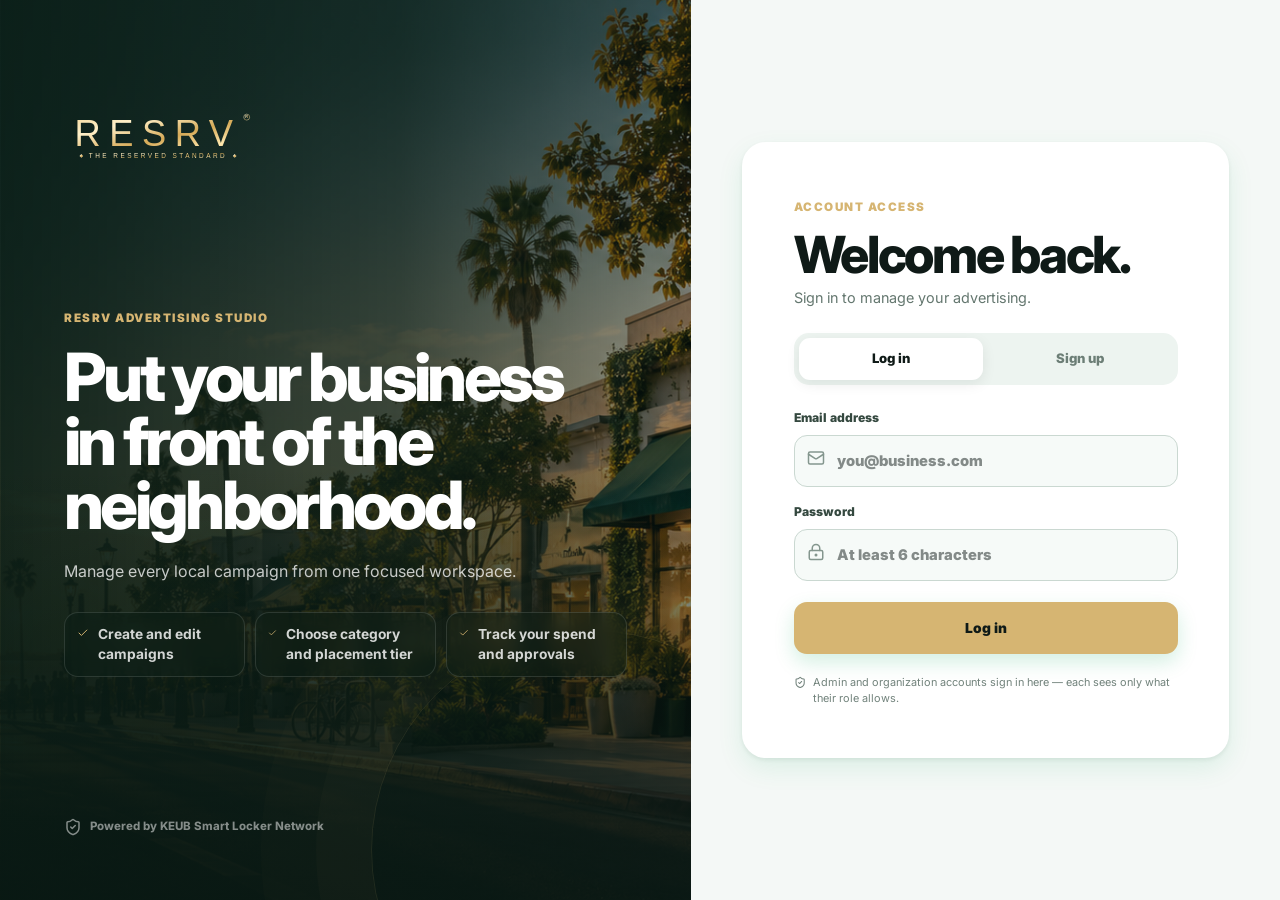
<file: index.html>
<!DOCTYPE html><html id="__next_error__"><head><meta charSet="utf-8"/><meta name="viewport" content="width=device-width, initial-scale=1"/><link rel="preload" as="script" fetchPriority="low" href="/_next/static/chunks/3mc6dra1m0098.js"/><script src="/_next/static/chunks/2i51e627rllld.js" async=""></script><script src="/_next/static/chunks/1mh6a-0e61pyc.js" async=""></script><script src="/_next/static/chunks/42ru0snkltfss.js" async=""></script><script src="/_next/static/chunks/turbopack-1il9p94xoa93k.js" async=""></script><title>RESRV Curated Guide | Long Beach, NY</title><meta name="description" content="Discover standout local businesses, offers, and neighborhood favorites around Long Beach, New York."/><link rel="shortcut icon" href="/favicon.svg"/><link rel="icon" href="/favicon.svg"/><script src="/_next/static/chunks/0cz1d0mv5g_q7.js" noModule=""></script></head><body><div hidden=""><!--$--><!--/$--></div><script src="/_next/static/chunks/3mc6dra1m0098.js" id="_R_" async=""></script><script>(self.__next_f=self.__next_f||[]).push([0])</script><script>self.__next_f.push([1,"1:\"$Sreact.fragment\"\n2:I[39756,[\"/_next/static/chunks/3fntmmi971322.js\"],\"default\"]\n3:I[37457,[\"/_next/static/chunks/3fntmmi971322.js\"],\"default\"]\n5:I[97367,[\"/_next/static/chunks/3fntmmi971322.js\"],\"OutletBoundary\"]\n6:\"$Sreact.suspense\"\n8:I[97367,[\"/_next/static/chunks/3fntmmi971322.js\"],\"ViewportBoundary\"]\na:I[97367,[\"/_next/static/chunks/3fntmmi971322.js\"],\"MetadataBoundary\"]\nc:I[68027,[\"/_next/static/chunks/3fntmmi971322.js\"],\"default\",1]\n:HL[\"/_next/static/chunks/3uh_vpcslqll4.css\",\"style\"]\n:HL[\"/_next/static/chunks/1xq5nooqn3a9g.css\",\"style\"]\n0:{\"P\":null,\"c\":[\"\",\"\"],\"q\":\"\",\"i\":false,\"f\":[[[\"\",{\"children\":[\"__PAGE__\",{},\"$undefined\",\"$undefined\",4608]},\"$undefined\",\"$undefined\",4624],[[\"$\",\"$1\",\"c\",{\"children\":[[[\"$\",\"link\",\"0\",{\"rel\":\"stylesheet\",\"href\":\"/_next/static/chunks/3uh_vpcslqll4.css\",\"precedence\":\"next\",\"crossOrigin\":\"$undefined\",\"nonce\":\"$undefined\"}],[\"$\",\"link\",\"1\",{\"rel\":\"stylesheet\",\"href\":\"/_next/static/chunks/1xq5nooqn3a9g.css\",\"precedence\":\"next\",\"crossOrigin\":\"$undefined\",\"nonce\":\"$undefined\"}],[\"$\",\"script\",\"script-0\",{\"src\":\"/_next/static/chunks/3fntmmi971322.js\",\"async\":true,\"nonce\":\"$undefined\"}]],[\"$\",\"html\",null,{\"lang\":\"en\",\"data-scroll-behavior\":\"smooth\",\"style\":{\"--keub-banner-image\":\"url(\\\"/keub-neighborhood-banner.png\\\")\",\"--keub-favicon-image\":\"url(\\\"/favicon.svg\\\")\"},\"children\":[\"$\",\"body\",null,{\"className\":\"antialiased\",\"children\":[\"$\",\"$L2\",null,{\"parallelRouterKey\":\"children\",\"error\":\"$undefined\",\"errorStyles\":\"$undefined\",\"errorScripts\":\"$undefined\",\"template\":[\"$\",\"$L3\",null,{}],\"templateStyles\":\"$undefined\",\"templateScripts\":\"$undefined\",\"notFound\":[[[\"$\",\"title\",null,{\"children\":\"404: This page could not be found.\"}],[\"$\",\"div\",null,{\"style\":{\"fontFamily\":\"system-ui,\\\"Segoe UI\\\",Roboto,Helvetica,Arial,sans-serif,\\\"Apple Color Emoji\\\",\\\"Segoe UI Emoji\\\"\",\"height\":\"100vh\",\"textAlign\":\"center\",\"display\":\"flex\",\"flexDirection\":\"column\",\"alignItems\":\"center\",\"justifyContent\":\"center\"},\"children\":[\"$\",\"div\",null,{\"children\":[[\"$\",\"style\",null,{\"dangerouslySetInnerHTML\":{\"__html\":\"body{color:#000;background:#fff;margin:0}.next-error-h1{border-right:1px solid rgba(0,0,0,.3)}@media (prefers-color-scheme:dark){body{color:#fff;background:#000}.next-error-h1{border-right:1px solid rgba(255,255,255,.3)}}\"}}],[\"$\",\"h1\",null,{\"className\":\"next-error-h1\",\"style\":{\"display\":\"inline-block\",\"margin\":\"0 20px 0 0\",\"padding\":\"0 23px 0 0\",\"fontSize\":24,\"fontWeight\":500,\"verticalAlign\":\"top\",\"lineHeight\":\"49px\"},\"children\":404}],[\"$\",\"div\",null,{\"style\":{\"display\":\"inline-block\"},\"children\":[\"$\",\"h2\",null,{\"style\":{\"fontSize\":14,\"fontWeight\":400,\"lineHeight\":\"49px\",\"margin\":0},\"children\":\"This page could not be found.\"}]}]]}]}]],[]],\"forbidden\":\"$undefined\",\"unauthorized\":\"$undefined\"}]}]}]]}],{\"children\":[[\"$\",\"$1\",\"c\",{\"children\":[\"$L4\",null,[\"$\",\"$L5\",null,{\"children\":[\"$\",\"$6\",null,{\"name\":\"Next.MetadataOutlet\",\"children\":\"$@7\"}]}]]}],{},null,false,null]},null,false,null],[\"$\",\"$1\",\"h\",{\"children\":[null,[\"$\",\"$L8\",null,{\"children\":\"$L9\"}],[\"$\",\"div\",null,{\"hidden\":true,\"children\":[\"$\",\"$La\",null,{\"children\":[\"$\",\"$6\",null,{\"name\":\"Next.Metadata\",\"children\":\"$Lb\"}]}]}],null]}],false]],\"m\":\"$undefined\",\"G\":[\"$c\",[[\"$\",\"link\",\"0\",{\"rel\":\"stylesheet\",\"href\":\"/_next/static/chunks/3uh_vpcslqll4.css\",\"precedence\":\"next\",\"crossOrigin\":\"$undefined\",\"nonce\":\"$undefined\"}],[\"$\",\"link\",\"1\",{\"rel\":\"stylesheet\",\"href\":\"/_next/static/chunks/1xq5nooqn3a9g.css\",\"precedence\":\"next\",\"crossOrigin\":\"$undefined\",\"nonce\":\"$undefined\"}]]],\"S\":true,\"h\":null,\"r\":\"$undefined\",\"s\":\"$undefined\",\"a\":\"$undefined\",\"l\":\"$undefined\",\"p\":\"$undefined\",\"d\":\"$undefined\",\"b\":\"eM72pmGILC1vqXnhkATOW\"}\n4:E{\"digest\":\"NEXT_REDIRECT;replace;/auth;307;\"}\n9:[[\"$\",\"meta\",\"0\",{\"charSet\":\"utf-8\"}],[\"$\",\"meta\",\"1\",{\"name\":\"viewport\",\"content\":\"width=device-width, initial-scale=1\"}]]\nd:I[27201,[\"/_next/static/chunks/3fntmmi971322.js\"],\"IconMark\"]\n7:null\nb:[[\"$\",\"title\",\"0\",{\"children\":\"RESRV Curated Guide | Long Beach, NY\"}],[\"$\",\"meta\",\"1\",{\"name\":\"description\",\"content\":\"Discover standout local businesses, offers, and neighborhood favorites around Long Beach, New York.\"}],[\"$\",\"link\",\"2\",{\"rel\":\"shortcut icon\",\"href\":\"/favicon.svg\"}],[\"$\",\"link\",\"3\",{\"rel\":\"icon\",\"href\":\"/favicon.svg\"}],[\"$\",\"$Ld\",\"4\",{}]]\n"])</script></body></html>
</file>
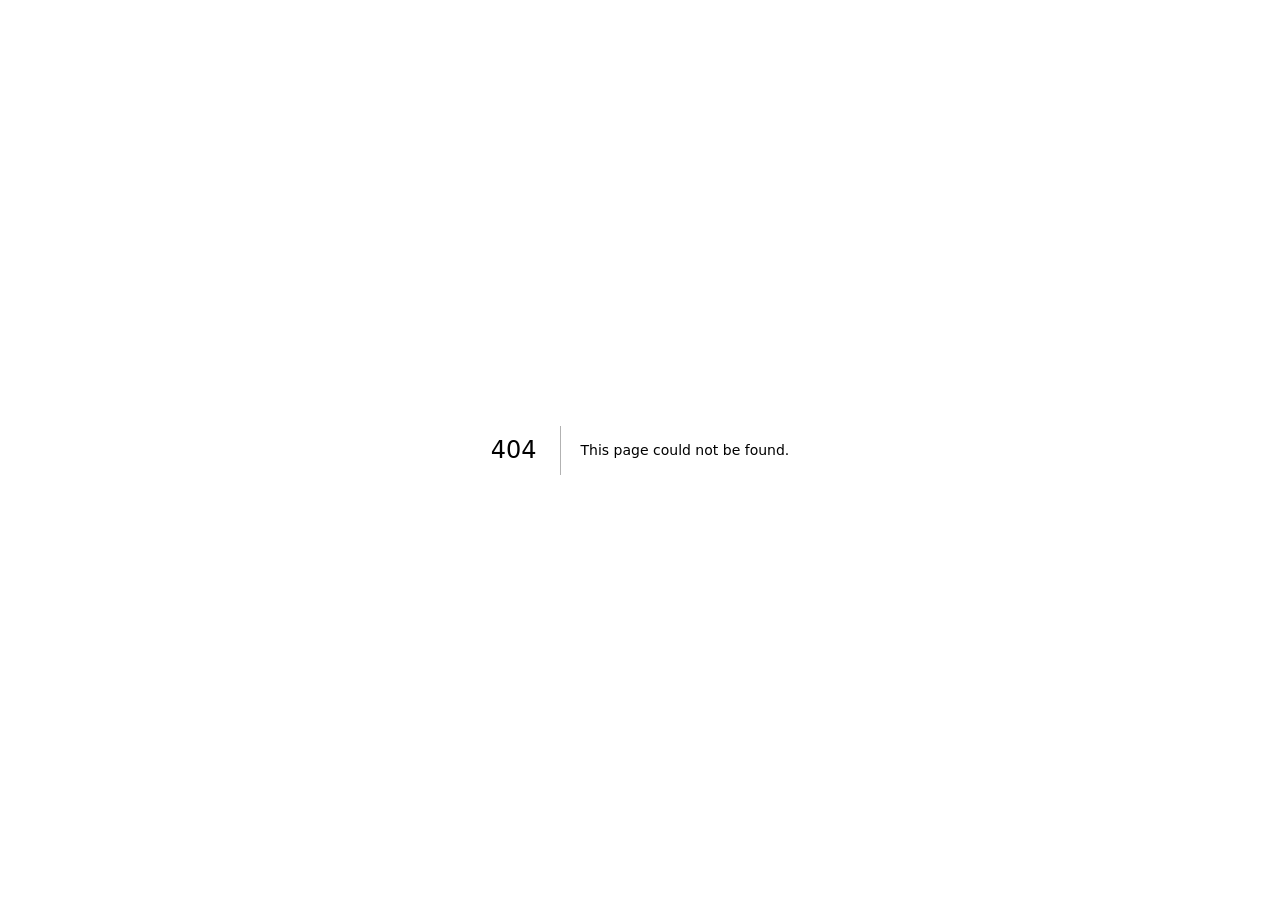
<file: 404/index.html>
<!DOCTYPE html><html lang="en" data-scroll-behavior="smooth" style="--keub-banner-image:url(&quot;/keub-neighborhood-banner.png&quot;);--keub-favicon-image:url(&quot;/favicon.svg&quot;)"><head><meta charSet="utf-8"/><meta name="viewport" content="width=device-width, initial-scale=1"/><link rel="stylesheet" href="/_next/static/chunks/3uh_vpcslqll4.css" data-precedence="next"/><link rel="stylesheet" href="/_next/static/chunks/1xq5nooqn3a9g.css" data-precedence="next"/><link rel="preload" as="script" fetchPriority="low" href="/_next/static/chunks/3mc6dra1m0098.js"/><script src="/_next/static/chunks/2i51e627rllld.js" async=""></script><script src="/_next/static/chunks/1mh6a-0e61pyc.js" async=""></script><script src="/_next/static/chunks/42ru0snkltfss.js" async=""></script><script src="/_next/static/chunks/turbopack-1il9p94xoa93k.js" async=""></script><script src="/_next/static/chunks/3fntmmi971322.js" async=""></script><meta name="robots" content="noindex"/><title>RESRV Curated Guide | Long Beach, NY</title><meta name="description" content="Discover standout local businesses, offers, and neighborhood favorites around Long Beach, New York."/><link rel="shortcut icon" href="/favicon.svg"/><link rel="icon" href="/favicon.svg"/><title>404: This page could not be found.</title><script src="/_next/static/chunks/0cz1d0mv5g_q7.js" noModule=""></script></head><body class="antialiased"><div hidden=""><!--$--><!--/$--></div><div style="font-family:system-ui,&quot;Segoe UI&quot;,Roboto,Helvetica,Arial,sans-serif,&quot;Apple Color Emoji&quot;,&quot;Segoe UI Emoji&quot;;height:100vh;text-align:center;display:flex;flex-direction:column;align-items:center;justify-content:center"><div><style>body{color:#000;background:#fff;margin:0}.next-error-h1{border-right:1px solid rgba(0,0,0,.3)}@media (prefers-color-scheme:dark){body{color:#fff;background:#000}.next-error-h1{border-right:1px solid rgba(255,255,255,.3)}}</style><h1 class="next-error-h1" style="display:inline-block;margin:0 20px 0 0;padding:0 23px 0 0;font-size:24px;font-weight:500;vertical-align:top;line-height:49px">404</h1><div style="display:inline-block"><h2 style="font-size:14px;font-weight:400;line-height:49px;margin:0">This page could not be found.</h2></div></div></div><!--$--><!--/$--><script src="/_next/static/chunks/3mc6dra1m0098.js" id="_R_" async=""></script><script>(self.__next_f=self.__next_f||[]).push([0])</script><script>self.__next_f.push([1,"1:\"$Sreact.fragment\"\n2:I[39756,[\"/_next/static/chunks/3fntmmi971322.js\"],\"default\"]\n3:I[37457,[\"/_next/static/chunks/3fntmmi971322.js\"],\"default\"]\n4:I[97367,[\"/_next/static/chunks/3fntmmi971322.js\"],\"OutletBoundary\"]\n5:\"$Sreact.suspense\"\n8:I[97367,[\"/_next/static/chunks/3fntmmi971322.js\"],\"ViewportBoundary\"]\na:I[97367,[\"/_next/static/chunks/3fntmmi971322.js\"],\"MetadataBoundary\"]\nc:I[68027,[\"/_next/static/chunks/3fntmmi971322.js\"],\"default\",1]\n:HL[\"/_next/static/chunks/3uh_vpcslqll4.css\",\"style\"]\n:HL[\"/_next/static/chunks/1xq5nooqn3a9g.css\",\"style\"]\n7:X\n0:{\"P\":null,\"c\":[\"\",\"_not-found\",\"\"],\"q\":\"\",\"i\":false,\"f\":[[[\"\",{\"children\":[\"/_not-found\",{\"children\":[\"__PAGE__\",{},\"$undefined\",\"$undefined\",4608]},\"$undefined\",\"$undefined\",4608]},\"$undefined\",\"$undefined\",4624],[[\"$\",\"$1\",\"c\",{\"children\":[[[\"$\",\"link\",\"0\",{\"rel\":\"stylesheet\",\"href\":\"/_next/static/chunks/3uh_vpcslqll4.css\",\"precedence\":\"next\",\"crossOrigin\":\"$undefined\",\"nonce\":\"$undefined\"}],[\"$\",\"link\",\"1\",{\"rel\":\"stylesheet\",\"href\":\"/_next/static/chunks/1xq5nooqn3a9g.css\",\"precedence\":\"next\",\"crossOrigin\":\"$undefined\",\"nonce\":\"$undefined\"}],[\"$\",\"script\",\"script-0\",{\"src\":\"/_next/static/chunks/3fntmmi971322.js\",\"async\":true,\"nonce\":\"$undefined\"}]],[\"$\",\"html\",null,{\"lang\":\"en\",\"data-scroll-behavior\":\"smooth\",\"style\":{\"--keub-banner-image\":\"url(\\\"/keub-neighborhood-banner.png\\\")\",\"--keub-favicon-image\":\"url(\\\"/favicon.svg\\\")\"},\"children\":[\"$\",\"body\",null,{\"className\":\"antialiased\",\"children\":[\"$\",\"$L2\",null,{\"parallelRouterKey\":\"children\",\"error\":\"$undefined\",\"errorStyles\":\"$undefined\",\"errorScripts\":\"$undefined\",\"template\":[\"$\",\"$L3\",null,{}],\"templateStyles\":\"$undefined\",\"templateScripts\":\"$undefined\",\"notFound\":[[[\"$\",\"title\",null,{\"children\":\"404: This page could not be found.\"}],[\"$\",\"div\",null,{\"style\":{\"fontFamily\":\"system-ui,\\\"Segoe UI\\\",Roboto,Helvetica,Arial,sans-serif,\\\"Apple Color Emoji\\\",\\\"Segoe UI Emoji\\\"\",\"height\":\"100vh\",\"textAlign\":\"center\",\"display\":\"flex\",\"flexDirection\":\"column\",\"alignItems\":\"center\",\"justifyContent\":\"center\"},\"children\":[\"$\",\"div\",null,{\"children\":[[\"$\",\"style\",null,{\"dangerouslySetInnerHTML\":{\"__html\":\"body{color:#000;background:#fff;margin:0}.next-error-h1{border-right:1px solid rgba(0,0,0,.3)}@media (prefers-color-scheme:dark){body{color:#fff;background:#000}.next-error-h1{border-right:1px solid rgba(255,255,255,.3)}}\"}}],[\"$\",\"h1\",null,{\"className\":\"next-error-h1\",\"style\":{\"display\":\"inline-block\",\"margin\":\"0 20px 0 0\",\"padding\":\"0 23px 0 0\",\"fontSize\":24,\"fontWeight\":500,\"verticalAlign\":\"top\",\"lineHeight\":\"49px\"},\"children\":404}],[\"$\",\"div\",null,{\"style\":{\"display\":\"inline-block\"},\"children\":[\"$\",\"h2\",null,{\"style\":{\"fontSize\":14,\"fontWeight\":400,\"lineHeight\":\"49px\",\"margin\":0},\"children\":\"This page could not be found.\"}]}]]}]}]],[]],\"forbidden\":\"$undefined\",\"unauthorized\":\"$undefined\"}]}]}]]}],{\"children\":[[\"$\",\"$1\",\"c\",{\"children\":[null,[\"$\",\"$L2\",null,{\"parallelRouterKey\":\"children\",\"error\":\"$undefined\",\"errorStyles\":\"$undefined\",\"errorScripts\":\"$undefined\",\"template\":[\"$\",\"$L3\",null,{}],\"templateStyles\":\"$undefined\",\"templateScripts\":\"$undefined\",\"notFound\":\"$undefined\",\"forbidden\":\"$undefined\",\"unauthorized\":\"$undefined\"}]]}],{\"children\":[[\"$\",\"$1\",\"c\",{\"children\":[[[\"$\",\"title\",null,{\"children\":\"404: This page could not be found.\"}],[\"$\",\"div\",null,{\"style\":\"$0:f:0:1:0:props:children:1:props:children:props:children:props:notFound:0:1:props:style\",\"children\":[\"$\",\"div\",null,{\"children\":[[\"$\",\"style\",null,{\"dangerouslySetInnerHTML\":{\"__html\":\"body{color:#000;background:#fff;margin:0}.next-error-h1{border-right:1px solid rgba(0,0,0,.3)}@media (prefers-color-scheme:dark){body{color:#fff;background:#000}.next-error-h1{border-right:1px solid rgba(255,255,255,.3)}}\"}}],[\"$\",\"h1\",null,{\"className\":\"next-error-h1\",\"style\":\"$0:f:0:1:0:props:children:1:props:children:props:children:props:notFound:0:1:props:children:props:children:1:props:style\",\"children\":404}],[\"$\",\"div\",null,{\"style\":\"$0:f:0:1:0:props:children:1:props:children:props:children:props:notFound:0:1:props:children:props:children:2:props:style\",\"children\":[\"$\",\"h2\",null,{\"style\":\"$0:f:0:1:0:props:children:1:props:children:props:children:props:notFound:0:1:props:children:props:children:2:props:children:props:style\",\"children\":\"This page could not be found.\"}]}]]}]}]],null,[\"$\",\"$L4\",null,{\"children\":[\"$\",\"$5\",null,{\"name\":\"Next.MetadataOutlet\",\"children\":\"$@6\"}]}]]}],{},null,false,null]},null,false,\"$7\"]},null,false,null],[\"$\",\"$1\",\"h\",{\"children\":[[\"$\",\"meta\",null,{\"name\":\"robots\",\"content\":\"noindex\"}],[\"$\",\"$L8\",null,{\"children\":\"$L9\"}],[\"$\",\"div\",null,{\"hidden\":true,\"children\":[\"$\",\"$La\",null,{\"children\":[\"$\",\"$5\",null,{\"name\":\"Next.Metadata\",\"children\":\"$Lb\"}]}]}],null]}],false]],\"m\":\"$undefined\",\"G\":[\"$c\",[[\"$\",\"link\",\"0\",{\"rel\":\"stylesheet\",\"href\":\"/_next/static/chunks/3uh_vpcslqll4.css\",\"precedence\":\"next\",\"crossOrigin\":\"$undefined\",\"nonce\":\"$undefined\"}],[\"$\",\"link\",\"1\",{\"rel\":\"stylesheet\",\"href\":\"/_next/static/chunks/1xq5nooqn3a9g.css\",\"precedence\":\"next\",\"crossOrigin\":\"$undefined\",\"nonce\":\"$undefined\"}]]],\"S\":true,\"h\":null,\"r\":\"$undefined\",\"s\":\"$undefined\",\"a\":\"$undefined\",\"l\":\"$undefined\",\"p\":\"$undefined\",\"d\":\"$undefined\",\"b\":\"eM72pmGILC1vqXnhkATOW\"}\n7:C\n9:[[\"$\",\"meta\",\"0\",{\"charSet\":\"utf-8\"}],[\"$\",\"meta\",\"1\",{\"name\":\"viewport\",\"content\":\"width=device-width, initial-scale=1\"}]]\nd:I[27201,[\"/_next/static/chunks/3fntmmi971322.js\"],\"IconMark\"]\n6:null\nb:[[\"$\",\"title\",\"0\",{\"children\":\"RESRV Curated Guide | Long Beach, NY\"}],[\"$\",\"meta\",\"1\",{\"name\":\"description\",\"content\":\"Discover standout local businesses, offers, and neighborhood favorites around Long Beach, New York.\"}],[\"$\",\"link\",\"2\",{\"rel\":\"shortcut icon\",\"href\":\"/favicon.svg\"}],[\"$\",\"link\",\"3\",{\"rel\":\"icon\",\"href\":\"/favicon.svg\"}],[\"$\",\"$Ld\",\"4\",{}]]\n"])</script></body></html>
</file>
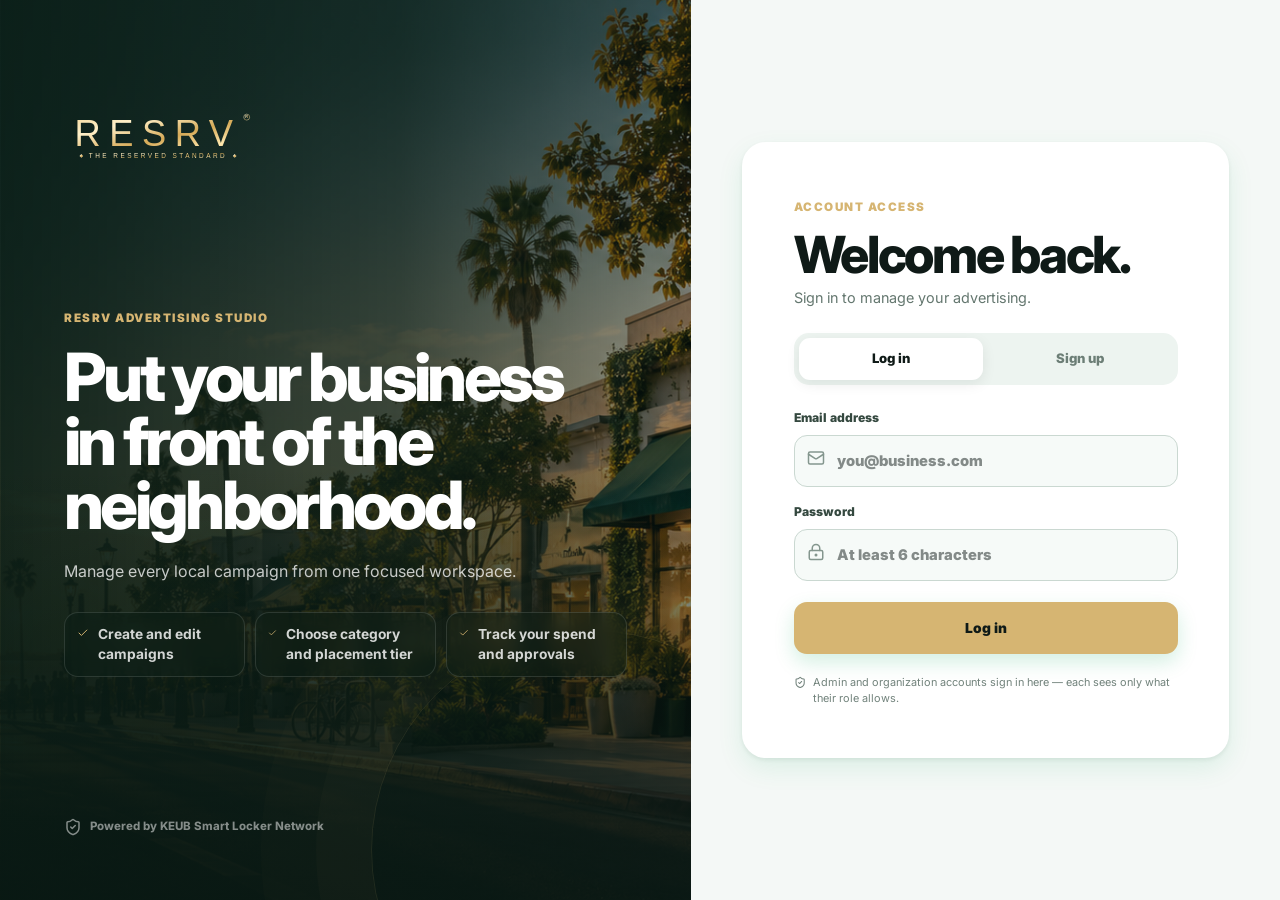
<file: admin/index.html>
<!DOCTYPE html><html lang="en" data-scroll-behavior="smooth" style="--keub-banner-image:url(&quot;/keub-neighborhood-banner.png&quot;);--keub-favicon-image:url(&quot;/favicon.svg&quot;)"><head><meta charSet="utf-8"/><meta name="viewport" content="width=device-width, initial-scale=1"/><link rel="stylesheet" href="/_next/static/chunks/3uh_vpcslqll4.css" data-precedence="next"/><link rel="stylesheet" href="/_next/static/chunks/1xq5nooqn3a9g.css" data-precedence="next"/><link rel="stylesheet" href="/_next/static/chunks/3xsm17h-ia6mh.css" data-precedence="next"/><link rel="preload" as="script" fetchPriority="low" href="/_next/static/chunks/3mc6dra1m0098.js"/><script src="/_next/static/chunks/2i51e627rllld.js" async=""></script><script src="/_next/static/chunks/1mh6a-0e61pyc.js" async=""></script><script src="/_next/static/chunks/42ru0snkltfss.js" async=""></script><script src="/_next/static/chunks/turbopack-1il9p94xoa93k.js" async=""></script><script src="/_next/static/chunks/3fntmmi971322.js" async=""></script><script src="/_next/static/chunks/3s7yg8vgkmjve.js" async=""></script><script src="/_next/static/chunks/2n265wg16jw5_.js" async=""></script><script src="/_next/static/chunks/3p7a0t5w4jd0f.js" async=""></script><script src="/_next/static/chunks/1fuznm-j3rotb.js" async=""></script><title>RESRV Curated Guide | Long Beach, NY</title><meta name="description" content="Discover standout local businesses, offers, and neighborhood favorites around Long Beach, New York."/><link rel="shortcut icon" href="/favicon.svg"/><link rel="icon" href="/favicon.svg"/><script src="/_next/static/chunks/0cz1d0mv5g_q7.js" noModule=""></script></head><body class="antialiased"><div hidden=""><!--$--><!--/$--></div><main class="dashboard-loading" aria-label="Loading admin dashboard"></main><!--$--><!--/$--><script src="/_next/static/chunks/3mc6dra1m0098.js" id="_R_" async=""></script><script>(self.__next_f=self.__next_f||[]).push([0])</script><script>self.__next_f.push([1,"1:\"$Sreact.fragment\"\n2:I[39756,[\"/_next/static/chunks/3fntmmi971322.js\"],\"default\"]\n3:I[37457,[\"/_next/static/chunks/3fntmmi971322.js\"],\"default\"]\n4:I[47257,[\"/_next/static/chunks/3fntmmi971322.js\"],\"ClientPageRoot\"]\n5:I[23261,[\"/_next/static/chunks/3fntmmi971322.js\",\"/_next/static/chunks/3s7yg8vgkmjve.js\",\"/_next/static/chunks/2n265wg16jw5_.js\",\"/_next/static/chunks/3p7a0t5w4jd0f.js\",\"/_next/static/chunks/1fuznm-j3rotb.js\"],\"default\"]\n8:I[97367,[\"/_next/static/chunks/3fntmmi971322.js\"],\"OutletBoundary\"]\n9:\"$Sreact.suspense\"\nc:I[97367,[\"/_next/static/chunks/3fntmmi971322.js\"],\"ViewportBoundary\"]\ne:I[97367,[\"/_next/static/chunks/3fntmmi971322.js\"],\"MetadataBoundary\"]\n10:I[68027,[\"/_next/static/chunks/3fntmmi971322.js\"],\"default\",1]\n:HL[\"/_next/static/chunks/3uh_vpcslqll4.css\",\"style\"]\n:HL[\"/_next/static/chunks/1xq5nooqn3a9g.css\",\"style\"]\n:HL[\"/_next/static/chunks/3xsm17h-ia6mh.css\",\"style\"]\nb:X\n0:{\"P\":null,\"c\":[\"\",\"admin\",\"\"],\"q\":\"\",\"i\":false,\"f\":[[[\"\",{\"children\":[\"admin\",{\"children\":[\"__PAGE__\",{},\"$undefined\",\"$undefined\",4608]},\"$undefined\",\"$undefined\",4608]},\"$undefined\",\"$undefined\",4624],[[\"$\",\"$1\",\"c\",{\"children\":[[[\"$\",\"link\",\"0\",{\"rel\":\"stylesheet\",\"href\":\"/_next/static/chunks/3uh_vpcslqll4.css\",\"precedence\":\"next\",\"crossOrigin\":\"$undefined\",\"nonce\":\"$undefined\"}],[\"$\",\"link\",\"1\",{\"rel\":\"stylesheet\",\"href\":\"/_next/static/chunks/1xq5nooqn3a9g.css\",\"precedence\":\"next\",\"crossOrigin\":\"$undefined\",\"nonce\":\"$undefined\"}],[\"$\",\"script\",\"script-0\",{\"src\":\"/_next/static/chunks/3fntmmi971322.js\",\"async\":true,\"nonce\":\"$undefined\"}]],[\"$\",\"html\",null,{\"lang\":\"en\",\"data-scroll-behavior\":\"smooth\",\"style\":{\"--keub-banner-image\":\"url(\\\"/keub-neighborhood-banner.png\\\")\",\"--keub-favicon-image\":\"url(\\\"/favicon.svg\\\")\"},\"children\":[\"$\",\"body\",null,{\"className\":\"antialiased\",\"children\":[\"$\",\"$L2\",null,{\"parallelRouterKey\":\"children\",\"error\":\"$undefined\",\"errorStyles\":\"$undefined\",\"errorScripts\":\"$undefined\",\"template\":[\"$\",\"$L3\",null,{}],\"templateStyles\":\"$undefined\",\"templateScripts\":\"$undefined\",\"notFound\":[[[\"$\",\"title\",null,{\"children\":\"404: This page could not be found.\"}],[\"$\",\"div\",null,{\"style\":{\"fontFamily\":\"system-ui,\\\"Segoe UI\\\",Roboto,Helvetica,Arial,sans-serif,\\\"Apple Color Emoji\\\",\\\"Segoe UI Emoji\\\"\",\"height\":\"100vh\",\"textAlign\":\"center\",\"display\":\"flex\",\"flexDirection\":\"column\",\"alignItems\":\"center\",\"justifyContent\":\"center\"},\"children\":[\"$\",\"div\",null,{\"children\":[[\"$\",\"style\",null,{\"dangerouslySetInnerHTML\":{\"__html\":\"body{color:#000;background:#fff;margin:0}.next-error-h1{border-right:1px solid rgba(0,0,0,.3)}@media (prefers-color-scheme:dark){body{color:#fff;background:#000}.next-error-h1{border-right:1px solid rgba(255,255,255,.3)}}\"}}],[\"$\",\"h1\",null,{\"className\":\"next-error-h1\",\"style\":{\"display\":\"inline-block\",\"margin\":\"0 20px 0 0\",\"padding\":\"0 23px 0 0\",\"fontSize\":24,\"fontWeight\":500,\"verticalAlign\":\"top\",\"lineHeight\":\"49px\"},\"children\":404}],[\"$\",\"div\",null,{\"style\":{\"display\":\"inline-block\"},\"children\":[\"$\",\"h2\",null,{\"style\":{\"fontSize\":14,\"fontWeight\":400,\"lineHeight\":\"49px\",\"margin\":0},\"children\":\"This page could not be found.\"}]}]]}]}]],[]],\"forbidden\":\"$undefined\",\"unauthorized\":\"$undefined\"}]}]}]]}],{\"children\":[[\"$\",\"$1\",\"c\",{\"children\":[null,[\"$\",\"$L2\",null,{\"parallelRouterKey\":\"children\",\"error\":\"$undefined\",\"errorStyles\":\"$undefined\",\"errorScripts\":\"$undefined\",\"template\":[\"$\",\"$L3\",null,{}],\"templateStyles\":\"$undefined\",\"templateScripts\":\"$undefined\",\"notFound\":\"$undefined\",\"forbidden\":\"$undefined\",\"unauthorized\":\"$undefined\"}]]}],{\"children\":[[\"$\",\"$1\",\"c\",{\"children\":[[\"$\",\"$L4\",null,{\"Component\":\"$5\",\"serverProvidedParams\":{\"searchParams\":{},\"params\":{},\"promises\":[\"$@6\",\"$@7\"]}}],[[\"$\",\"link\",\"0\",{\"rel\":\"stylesheet\",\"href\":\"/_next/static/chunks/3xsm17h-ia6mh.css\",\"precedence\":\"next\",\"crossOrigin\":\"$undefined\",\"nonce\":\"$undefined\"}],[\"$\",\"script\",\"script-0\",{\"src\":\"/_next/static/chunks/3s7yg8vgkmjve.js\",\"async\":true,\"nonce\":\"$undefined\"}],[\"$\",\"script\",\"script-1\",{\"src\":\"/_next/static/chunks/2n265wg16jw5_.js\",\"async\":true,\"nonce\":\"$undefined\"}],[\"$\",\"script\",\"script-2\",{\"src\":\"/_next/static/chunks/3p7a0t5w4jd0f.js\",\"async\":true,\"nonce\":\"$undefined\"}],[\"$\",\"script\",\"script-3\",{\"src\":\"/_next/static/chunks/1fuznm-j3rotb.js\",\"async\":true,\"nonce\":\"$undefined\"}]],[\"$\",\"$L8\",null,{\"children\":[\"$\",\"$9\",null,{\"name\":\"Next.MetadataOutlet\",\"children\":\"$@a\"}]}]]}],{},null,false,null]},null,false,\"$b\"]},null,false,null],[\"$\",\"$1\",\"h\",{\"children\":[null,[\"$\",\"$Lc\",null,{\"children\":\"$Ld\"}],[\"$\",\"div\",null,{\"hidden\":true,\"children\":[\"$\",\"$Le\",null,{\"children\":[\"$\",\"$9\",null,{\"name\":\"Next.Metadata\",\"children\":\"$Lf\"}]}]}],null]}],false]],\"m\":\"$undefined\",\"G\":[\"$10\",[[\"$\",\"link\",\"0\",{\"rel\":\"stylesheet\",\"href\":\"/_next/static/chunks/3uh_vpcslqll4.css\",\"precedence\":\"next\",\"crossOrigin\":\"$undefined\",\"nonce\":\"$undefined\"}],[\"$\",\"link\",\"1\",{\"rel\":\"stylesheet\",\"href\":\"/_next/static/chunks/1xq5nooqn3a9g.css\",\"precedence\":\"next\",\"crossOrigin\":\"$undefined\",\"nonce\":\"$undefined\"}]]],\"S\":true,\"h\":null,\"r\":\"$undefined\",\"s\":\"$undefined\",\"a\":\"$undefined\",\"l\":\"$undefined\",\"p\":\"$undefined\",\"d\":\"$undefined\",\"b\":\"eM72pmGILC1vqXnhkATOW\"}\nb:C\n6:{}\n7:\"$0:f:0:1:1:children:1:children:0:props:children:0:props:serverProvidedParams:params\"\nd:[[\"$\",\"meta\",\"0\",{\"charSet\":\"utf-8\"}],[\"$\",\"meta\",\"1\",{\"name\":\"viewport\",\"content\":\"width=device-width, initial-scale=1\"}]]\n11:I[27201,[\"/_next/static/chunks/3fntmmi971322.js\"],\"IconMark\"]\na:null\nf:[[\"$\",\"title\",\"0\",{\"children\":\"RESRV Curated Guide | Long Beach, NY\"}],[\"$\",\"meta\",\"1\",{\"name\":\"description\",\"content\":\"Discover standout local businesses, offers, and neighborhood favorites around Long Beach, New York.\"}],[\"$\",\"link\",\"2\",{\"rel\":\"shortcut icon\",\"href\":\"/favicon.svg\"}],[\"$\",\"link\",\"3\",{\"rel\":\"icon\",\"href\":\"/favicon.svg\"}],[\"$\",\"$L11\",\"4\",{}]]\n"])</script></body></html>
</file>
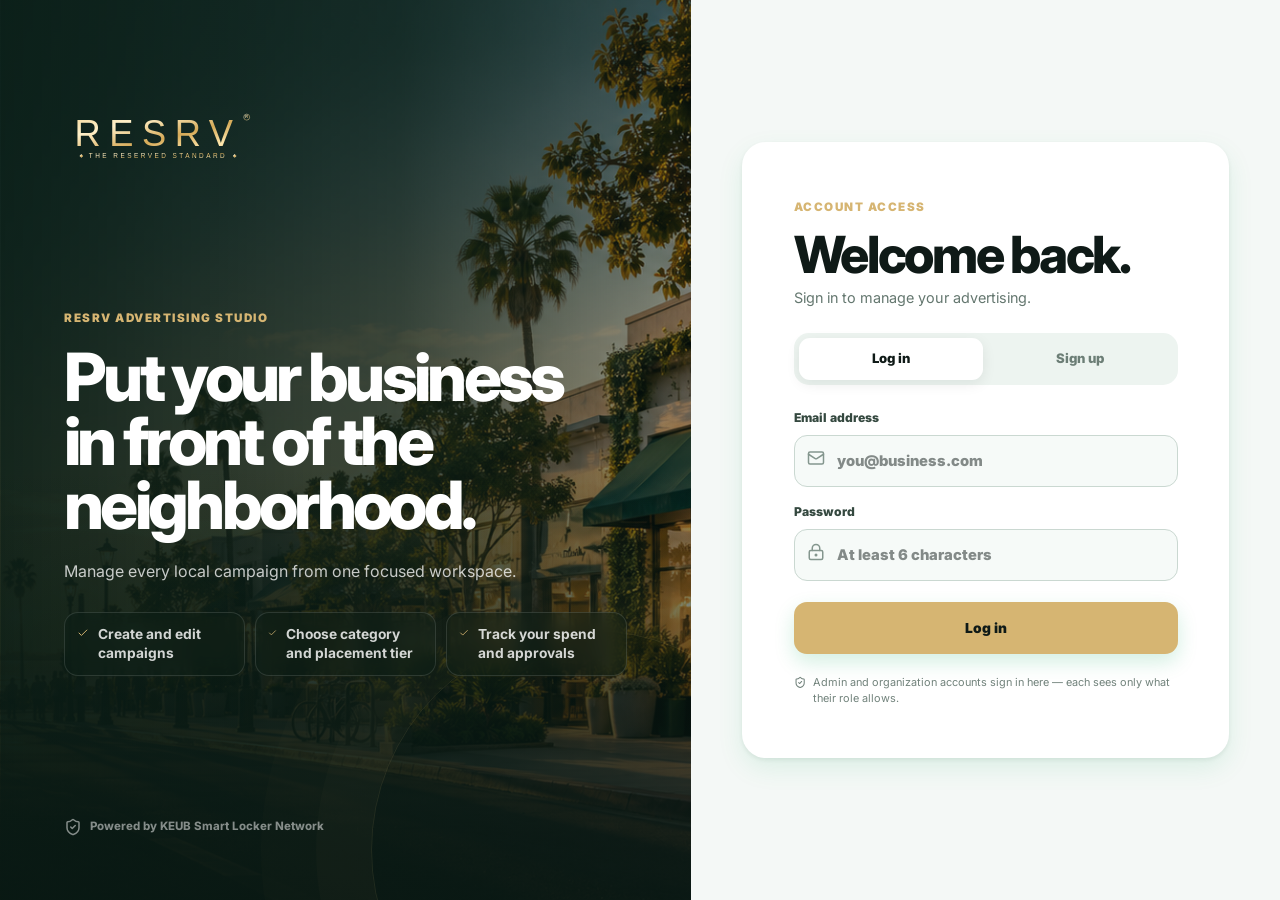
<file: advertise/index.html>
<!DOCTYPE html><html lang="en" data-scroll-behavior="smooth" style="--keub-banner-image:url(&quot;/keub-neighborhood-banner.png&quot;);--keub-favicon-image:url(&quot;/favicon.svg&quot;)"><head><meta charSet="utf-8"/><meta name="viewport" content="width=device-width, initial-scale=1"/><link rel="preload" as="image" href="/resrv-standards-logo.svg?v=3"/><link rel="stylesheet" href="/_next/static/chunks/3uh_vpcslqll4.css" data-precedence="next"/><link rel="stylesheet" href="/_next/static/chunks/1xq5nooqn3a9g.css" data-precedence="next"/><link rel="preload" as="script" fetchPriority="low" href="/_next/static/chunks/3mc6dra1m0098.js"/><script src="/_next/static/chunks/2i51e627rllld.js" async=""></script><script src="/_next/static/chunks/1mh6a-0e61pyc.js" async=""></script><script src="/_next/static/chunks/42ru0snkltfss.js" async=""></script><script src="/_next/static/chunks/turbopack-1il9p94xoa93k.js" async=""></script><script src="/_next/static/chunks/3fntmmi971322.js" async=""></script><script src="/_next/static/chunks/3t1fbtz1n9-wb.js" async=""></script><script src="/_next/static/chunks/2n265wg16jw5_.js" async=""></script><script src="/_next/static/chunks/43pbsuenv79-3.js" async=""></script><script src="/_next/static/chunks/0n46wa74ehgei.js" async=""></script><script src="/_next/static/chunks/3p7a0t5w4jd0f.js" async=""></script><script src="/_next/static/chunks/3rwyqkop-sufz.js" async=""></script><link rel="preload" href="/_next/static/chunks/3xsm17h-ia6mh.css" as="style"/><title>Book a Local Ad | RESRV Long Beach</title><meta name="description" content="Build, preview, and book a local RESRV advertising campaign."/><link rel="shortcut icon" href="/favicon.svg"/><link rel="icon" href="/favicon.svg"/><script src="/_next/static/chunks/0cz1d0mv5g_q7.js" noModule=""></script></head><body class="antialiased"><div hidden=""><!--$--><!--/$--></div><main class="dashboard-shell"><aside class="dashboard-sidebar"><a class="brand dashboard-brand" href="/auth/"><img src="/resrv-standards-logo.svg?v=3" alt="RESRV — The Reserved Standard"/></a><nav aria-label="Business dashboard"><a href="/dashboard/"><svg xmlns="http://www.w3.org/2000/svg" width="18" height="18" viewBox="0 0 24 24" fill="none" stroke="currentColor" stroke-width="2" stroke-linecap="round" stroke-linejoin="round" class="lucide lucide-layout-dashboard" aria-hidden="true"><rect width="7" height="9" x="3" y="3" rx="1"></rect><rect width="7" height="5" x="14" y="3" rx="1"></rect><rect width="7" height="9" x="14" y="12" rx="1"></rect><rect width="7" height="5" x="3" y="16" rx="1"></rect></svg> <!-- -->Overview</a><a href="/dashboard/campaigns/"><svg xmlns="http://www.w3.org/2000/svg" width="18" height="18" viewBox="0 0 24 24" fill="none" stroke="currentColor" stroke-width="2" stroke-linecap="round" stroke-linejoin="round" class="lucide lucide-megaphone" aria-hidden="true"><path d="M11 6a13 13 0 0 0 8.4-2.8A1 1 0 0 1 21 4v12a1 1 0 0 1-1.6.8A13 13 0 0 0 11 14H5a2 2 0 0 1-2-2V8a2 2 0 0 1 2-2z"></path><path d="M6 14a12 12 0 0 0 2.4 7.2 2 2 0 0 0 3.2-2.4A8 8 0 0 1 10 14"></path><path d="M8 6v8"></path></svg> <!-- -->My Campaigns</a><a href="/dashboard/performance/"><svg xmlns="http://www.w3.org/2000/svg" width="18" height="18" viewBox="0 0 24 24" fill="none" stroke="currentColor" stroke-width="2" stroke-linecap="round" stroke-linejoin="round" class="lucide lucide-chart-column" aria-hidden="true"><path d="M3 3v16a2 2 0 0 0 2 2h16"></path><path d="M18 17V9"></path><path d="M13 17V5"></path><path d="M8 17v-3"></path></svg> <!-- -->Performance</a><a href="/dashboard/billing/"><svg xmlns="http://www.w3.org/2000/svg" width="18" height="18" viewBox="0 0 24 24" fill="none" stroke="currentColor" stroke-width="2" stroke-linecap="round" stroke-linejoin="round" class="lucide lucide-wallet" aria-hidden="true"><path d="M19 7V4a1 1 0 0 0-1-1H5a2 2 0 0 0 0 4h15a1 1 0 0 1 1 1v4h-3a2 2 0 0 0 0 4h3a1 1 0 0 0 1-1v-2a1 1 0 0 0-1-1"></path><path d="M3 5v14a2 2 0 0 0 2 2h15a1 1 0 0 0 1-1v-4"></path></svg> <!-- -->Billing &amp; Plans</a><a href="/advertise/"><svg xmlns="http://www.w3.org/2000/svg" width="18" height="18" viewBox="0 0 24 24" fill="none" stroke="currentColor" stroke-width="2" stroke-linecap="round" stroke-linejoin="round" class="lucide lucide-plus" aria-hidden="true"><path d="M5 12h14"></path><path d="M12 5v14"></path></svg> New campaign</a></nav><div class="dashboard-user dashboard-user-skeleton" aria-hidden="true"><span></span><div><i></i><i></i></div></div></aside><section class="dashboard-main"><div class="dashboard-route-skeleton" aria-label="Loading dashboard"><div></div><section><i></i><i></i><i></i><i></i></section><article></article></div></section></main><script src="/_next/static/chunks/3mc6dra1m0098.js" id="_R_" async=""></script><script>(self.__next_f=self.__next_f||[]).push([0])</script><script>self.__next_f.push([1,"1:\"$Sreact.fragment\"\n2:I[39756,[\"/_next/static/chunks/3fntmmi971322.js\"],\"default\"]\n3:I[37457,[\"/_next/static/chunks/3fntmmi971322.js\"],\"default\"]\n4:I[75699,[\"/_next/static/chunks/3fntmmi971322.js\",\"/_next/static/chunks/3t1fbtz1n9-wb.js\",\"/_next/static/chunks/2n265wg16jw5_.js\"],\"default\"]\n5:I[47257,[\"/_next/static/chunks/3fntmmi971322.js\"],\"ClientPageRoot\"]\n6:I[23788,[\"/_next/static/chunks/3fntmmi971322.js\",\"/_next/static/chunks/3t1fbtz1n9-wb.js\",\"/_next/static/chunks/2n265wg16jw5_.js\",\"/_next/static/chunks/43pbsuenv79-3.js\",\"/_next/static/chunks/0n46wa74ehgei.js\",\"/_next/static/chunks/3p7a0t5w4jd0f.js\",\"/_next/static/chunks/3rwyqkop-sufz.js\"],\"default\"]\n9:I[97367,[\"/_next/static/chunks/3fntmmi971322.js\"],\"OutletBoundary\"]\na:\"$Sreact.suspense\"\nc:I[97367,[\"/_next/static/chunks/3fntmmi971322.js\"],\"ViewportBoundary\"]\ne:I[97367,[\"/_next/static/chunks/3fntmmi971322.js\"],\"MetadataBoundary\"]\n10:I[68027,[\"/_next/static/chunks/3fntmmi971322.js\"],\"default\",1]\n:HL[\"/_next/static/chunks/3uh_vpcslqll4.css\",\"style\"]\n:HL[\"/_next/static/chunks/1xq5nooqn3a9g.css\",\"style\"]\n:HL[\"/_next/static/chunks/3xsm17h-ia6mh.css\",\"style\"]\n0:{\"P\":null,\"c\":[\"\",\"advertise\",\"\"],\"q\":\"\",\"i\":false,\"f\":[[[\"\",{\"children\":[\"advertise\",{\"children\":[\"__PAGE__\",{},\"$undefined\",\"$undefined\",4608]},\"$undefined\",\"$undefined\",4608]},\"$undefined\",\"$undefined\",4624],[[\"$\",\"$1\",\"c\",{\"children\":[[[\"$\",\"link\",\"0\",{\"rel\":\"stylesheet\",\"href\":\"/_next/static/chunks/3uh_vpcslqll4.css\",\"precedence\":\"next\",\"crossOrigin\":\"$undefined\",\"nonce\":\"$undefined\"}],[\"$\",\"link\",\"1\",{\"rel\":\"stylesheet\",\"href\":\"/_next/static/chunks/1xq5nooqn3a9g.css\",\"precedence\":\"next\",\"crossOrigin\":\"$undefined\",\"nonce\":\"$undefined\"}],[\"$\",\"script\",\"script-0\",{\"src\":\"/_next/static/chunks/3fntmmi971322.js\",\"async\":true,\"nonce\":\"$undefined\"}]],[\"$\",\"html\",null,{\"lang\":\"en\",\"data-scroll-behavior\":\"smooth\",\"style\":{\"--keub-banner-image\":\"url(\\\"/keub-neighborhood-banner.png\\\")\",\"--keub-favicon-image\":\"url(\\\"/favicon.svg\\\")\"},\"children\":[\"$\",\"body\",null,{\"className\":\"antialiased\",\"children\":[\"$\",\"$L2\",null,{\"parallelRouterKey\":\"children\",\"error\":\"$undefined\",\"errorStyles\":\"$undefined\",\"errorScripts\":\"$undefined\",\"template\":[\"$\",\"$L3\",null,{}],\"templateStyles\":\"$undefined\",\"templateScripts\":\"$undefined\",\"notFound\":[[[\"$\",\"title\",null,{\"children\":\"404: This page could not be found.\"}],[\"$\",\"div\",null,{\"style\":{\"fontFamily\":\"system-ui,\\\"Segoe UI\\\",Roboto,Helvetica,Arial,sans-serif,\\\"Apple Color Emoji\\\",\\\"Segoe UI Emoji\\\"\",\"height\":\"100vh\",\"textAlign\":\"center\",\"display\":\"flex\",\"flexDirection\":\"column\",\"alignItems\":\"center\",\"justifyContent\":\"center\"},\"children\":[\"$\",\"div\",null,{\"children\":[[\"$\",\"style\",null,{\"dangerouslySetInnerHTML\":{\"__html\":\"body{color:#000;background:#fff;margin:0}.next-error-h1{border-right:1px solid rgba(0,0,0,.3)}@media (prefers-color-scheme:dark){body{color:#fff;background:#000}.next-error-h1{border-right:1px solid rgba(255,255,255,.3)}}\"}}],[\"$\",\"h1\",null,{\"className\":\"next-error-h1\",\"style\":{\"display\":\"inline-block\",\"margin\":\"0 20px 0 0\",\"padding\":\"0 23px 0 0\",\"fontSize\":24,\"fontWeight\":500,\"verticalAlign\":\"top\",\"lineHeight\":\"49px\"},\"children\":404}],[\"$\",\"div\",null,{\"style\":{\"display\":\"inline-block\"},\"children\":[\"$\",\"h2\",null,{\"style\":{\"fontSize\":14,\"fontWeight\":400,\"lineHeight\":\"49px\",\"margin\":0},\"children\":\"This page could not be found.\"}]}]]}]}]],[]],\"forbidden\":\"$undefined\",\"unauthorized\":\"$undefined\"}]}]}]]}],{\"children\":[[\"$\",\"$1\",\"c\",{\"children\":[[[\"$\",\"script\",\"script-0\",{\"src\":\"/_next/static/chunks/3t1fbtz1n9-wb.js\",\"async\":true,\"nonce\":\"$undefined\"}],[\"$\",\"script\",\"script-1\",{\"src\":\"/_next/static/chunks/2n265wg16jw5_.js\",\"async\":true,\"nonce\":\"$undefined\"}]],[\"$\",\"$L4\",null,{\"children\":[\"$\",\"$L2\",null,{\"parallelRouterKey\":\"children\",\"error\":\"$undefined\",\"errorStyles\":\"$undefined\",\"errorScripts\":\"$undefined\",\"template\":[\"$\",\"$L3\",null,{}],\"templateStyles\":\"$undefined\",\"templateScripts\":\"$undefined\",\"notFound\":\"$undefined\",\"forbidden\":\"$undefined\",\"unauthorized\":\"$undefined\"}]}]]}],{\"children\":[[\"$\",\"$1\",\"c\",{\"children\":[[\"$\",\"$L5\",null,{\"Component\":\"$6\",\"serverProvidedParams\":{\"searchParams\":{},\"params\":{},\"promises\":[\"$@7\",\"$@8\"]}}],[[\"$\",\"link\",\"0\",{\"rel\":\"stylesheet\",\"href\":\"/_next/static/chunks/3xsm17h-ia6mh.css\",\"precedence\":\"next\",\"crossOrigin\":\"$undefined\",\"nonce\":\"$undefined\"}],[\"$\",\"script\",\"script-0\",{\"src\":\"/_next/static/chunks/43pbsuenv79-3.js\",\"async\":true,\"nonce\":\"$undefined\"}],[\"$\",\"script\",\"script-1\",{\"src\":\"/_next/static/chunks/0n46wa74ehgei.js\",\"async\":true,\"nonce\":\"$undefined\"}],[\"$\",\"script\",\"script-2\",{\"src\":\"/_next/static/chunks/3p7a0t5w4jd0f.js\",\"async\":true,\"nonce\":\"$undefined\"}],[\"$\",\"script\",\"script-3\",{\"src\":\"/_next/static/chunks/3rwyqkop-sufz.js\",\"async\":true,\"nonce\":\"$undefined\"}]],[\"$\",\"$L9\",null,{\"children\":[\"$\",\"$a\",null,{\"name\":\"Next.MetadataOutlet\",\"children\":\"$@b\"}]}]]}],{},null,false,null]},null,false,null]},null,false,null],[\"$\",\"$1\",\"h\",{\"children\":[null,[\"$\",\"$Lc\",null,{\"children\":\"$Ld\"}],[\"$\",\"div\",null,{\"hidden\":true,\"children\":[\"$\",\"$Le\",null,{\"children\":[\"$\",\"$a\",null,{\"name\":\"Next.Metadata\",\"children\":\"$Lf\"}]}]}],null]}],false]],\"m\":\"$undefined\",\"G\":[\"$10\",[[\"$\",\"link\",\"0\",{\"rel\":\"stylesheet\",\"href\":\"/_next/static/chunks/3uh_vpcslqll4.css\",\"precedence\":\"next\",\"crossOrigin\":\"$undefined\",\"nonce\":\"$undefined\"}],[\"$\",\"link\",\"1\",{\"rel\":\"stylesheet\",\"href\":\"/_next/static/chunks/1xq5nooqn3a9g.css\",\"precedence\":\"next\",\"crossOrigin\":\"$undefined\",\"nonce\":\"$undefined\"}]]],\"S\":true,\"h\":null,\"r\":\"$undefined\",\"s\":\"$undefined\",\"a\":\"$undefined\",\"l\":\"$undefined\",\"p\":\"$undefined\",\"d\":\"$undefined\",\"b\":\"eM72pmGILC1vqXnhkATOW\"}\n7:{}\n8:\"$0:f:0:1:1:children:1:children:0:props:children:0:props:serverProvidedParams:params\"\nd:[[\"$\",\"meta\",\"0\",{\"charSet\":\"utf-8\"}],[\"$\",\"meta\",\"1\",{\"name\":\"viewport\",\"content\":\"width=device-width, initial-scale=1\"}]]\n11:I[27201,[\"/_next/static/chunks/3fntmmi971322.js\"],\"IconMark\"]\nb:null\nf:[[\"$\",\"title\",\"0\",{\"children\":\"Book a Local Ad | RESRV Long Beach\"}],[\"$\",\"meta\",\"1\",{\"name\":\"description\",\"content\":\"Build, preview, and book a local RESRV advertising campaign.\"}],[\"$\",\"link\",\"2\",{\"rel\":\"shortcut icon\",\"href\":\"/favicon.svg\"}],[\"$\",\"link\",\"3\",{\"rel\":\"icon\",\"href\":\"/favicon.svg\"}],[\"$\",\"$L11\",\"4\",{}]]\n"])</script></body></html>
</file>
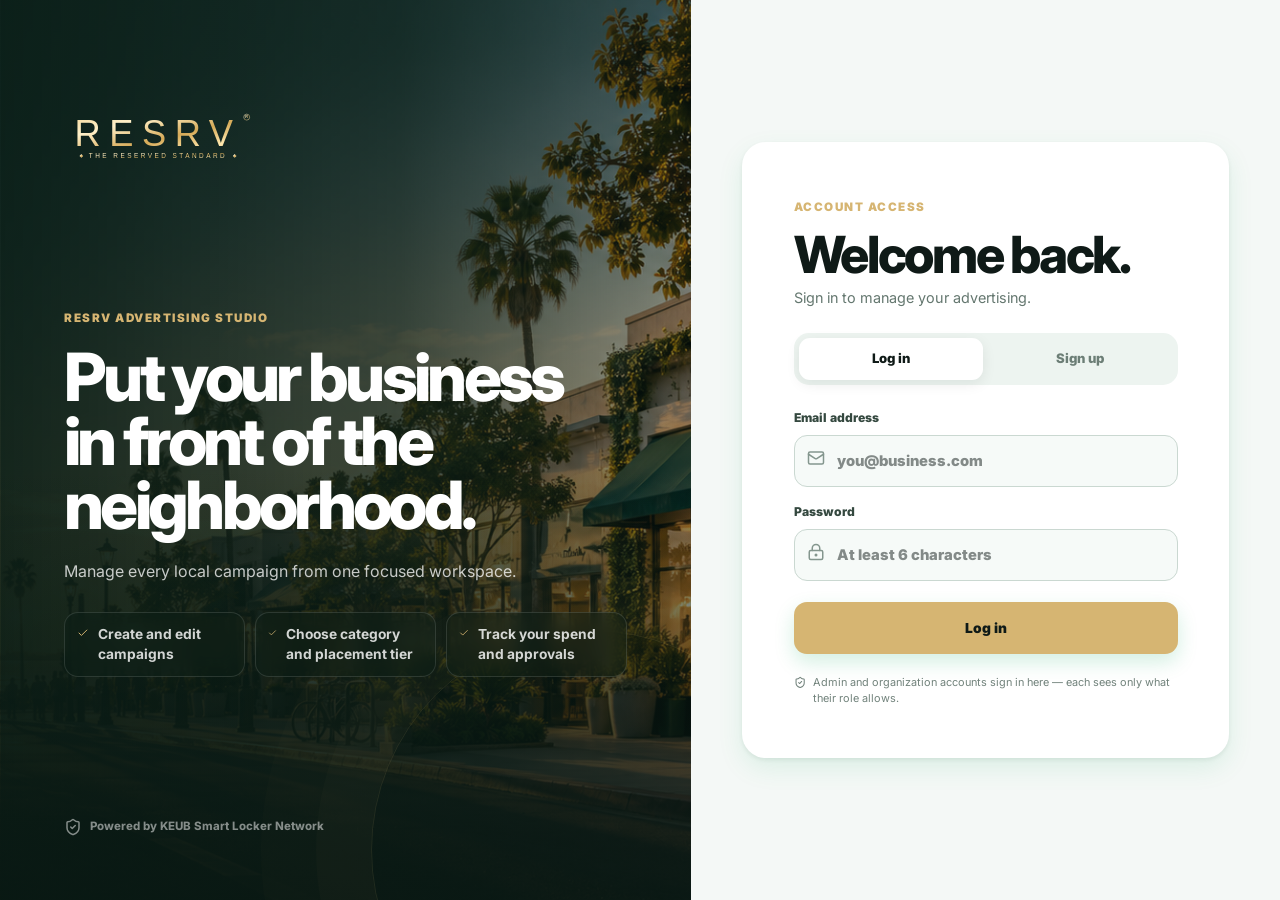
<file: auth/index.html>
<!DOCTYPE html><html lang="en" data-scroll-behavior="smooth" style="--keub-banner-image:url(&quot;/keub-neighborhood-banner.png&quot;);--keub-favicon-image:url(&quot;/favicon.svg&quot;)"><head><meta charSet="utf-8"/><meta name="viewport" content="width=device-width, initial-scale=1"/><link rel="stylesheet" href="/_next/static/chunks/3uh_vpcslqll4.css" data-precedence="next"/><link rel="stylesheet" href="/_next/static/chunks/1xq5nooqn3a9g.css" data-precedence="next"/><link rel="preload" as="script" fetchPriority="low" href="/_next/static/chunks/3mc6dra1m0098.js"/><script src="/_next/static/chunks/2i51e627rllld.js" async=""></script><script src="/_next/static/chunks/1mh6a-0e61pyc.js" async=""></script><script src="/_next/static/chunks/42ru0snkltfss.js" async=""></script><script src="/_next/static/chunks/turbopack-1il9p94xoa93k.js" async=""></script><script src="/_next/static/chunks/3fntmmi971322.js" async=""></script><script src="/_next/static/chunks/0m1k26r_u10qy.js" async=""></script><script src="/_next/static/chunks/14g8sswwp_1wn.js" async=""></script><title>RESRV Curated Guide | Long Beach, NY</title><meta name="description" content="Discover standout local businesses, offers, and neighborhood favorites around Long Beach, New York."/><link rel="shortcut icon" href="/favicon.svg"/><link rel="icon" href="/favicon.svg"/><script src="/_next/static/chunks/0cz1d0mv5g_q7.js" noModule=""></script></head><body class="antialiased"><div hidden=""><!--$--><!--/$--></div><main class="auth-loading" aria-label="Loading account"></main><!--$--><!--/$--><script src="/_next/static/chunks/3mc6dra1m0098.js" id="_R_" async=""></script><script>(self.__next_f=self.__next_f||[]).push([0])</script><script>self.__next_f.push([1,"1:\"$Sreact.fragment\"\n2:I[39756,[\"/_next/static/chunks/3fntmmi971322.js\"],\"default\"]\n3:I[37457,[\"/_next/static/chunks/3fntmmi971322.js\"],\"default\"]\n4:I[47257,[\"/_next/static/chunks/3fntmmi971322.js\"],\"ClientPageRoot\"]\n5:I[90432,[\"/_next/static/chunks/3fntmmi971322.js\",\"/_next/static/chunks/0m1k26r_u10qy.js\",\"/_next/static/chunks/14g8sswwp_1wn.js\"],\"default\"]\n8:I[97367,[\"/_next/static/chunks/3fntmmi971322.js\"],\"OutletBoundary\"]\n9:\"$Sreact.suspense\"\nc:I[97367,[\"/_next/static/chunks/3fntmmi971322.js\"],\"ViewportBoundary\"]\ne:I[97367,[\"/_next/static/chunks/3fntmmi971322.js\"],\"MetadataBoundary\"]\n10:I[68027,[\"/_next/static/chunks/3fntmmi971322.js\"],\"default\",1]\n:HL[\"/_next/static/chunks/3uh_vpcslqll4.css\",\"style\"]\n:HL[\"/_next/static/chunks/1xq5nooqn3a9g.css\",\"style\"]\nb:X\n0:{\"P\":null,\"c\":[\"\",\"auth\",\"\"],\"q\":\"\",\"i\":false,\"f\":[[[\"\",{\"children\":[\"auth\",{\"children\":[\"__PAGE__\",{},\"$undefined\",\"$undefined\",4608]},\"$undefined\",\"$undefined\",4608]},\"$undefined\",\"$undefined\",4624],[[\"$\",\"$1\",\"c\",{\"children\":[[[\"$\",\"link\",\"0\",{\"rel\":\"stylesheet\",\"href\":\"/_next/static/chunks/3uh_vpcslqll4.css\",\"precedence\":\"next\",\"crossOrigin\":\"$undefined\",\"nonce\":\"$undefined\"}],[\"$\",\"link\",\"1\",{\"rel\":\"stylesheet\",\"href\":\"/_next/static/chunks/1xq5nooqn3a9g.css\",\"precedence\":\"next\",\"crossOrigin\":\"$undefined\",\"nonce\":\"$undefined\"}],[\"$\",\"script\",\"script-0\",{\"src\":\"/_next/static/chunks/3fntmmi971322.js\",\"async\":true,\"nonce\":\"$undefined\"}]],[\"$\",\"html\",null,{\"lang\":\"en\",\"data-scroll-behavior\":\"smooth\",\"style\":{\"--keub-banner-image\":\"url(\\\"/keub-neighborhood-banner.png\\\")\",\"--keub-favicon-image\":\"url(\\\"/favicon.svg\\\")\"},\"children\":[\"$\",\"body\",null,{\"className\":\"antialiased\",\"children\":[\"$\",\"$L2\",null,{\"parallelRouterKey\":\"children\",\"error\":\"$undefined\",\"errorStyles\":\"$undefined\",\"errorScripts\":\"$undefined\",\"template\":[\"$\",\"$L3\",null,{}],\"templateStyles\":\"$undefined\",\"templateScripts\":\"$undefined\",\"notFound\":[[[\"$\",\"title\",null,{\"children\":\"404: This page could not be found.\"}],[\"$\",\"div\",null,{\"style\":{\"fontFamily\":\"system-ui,\\\"Segoe UI\\\",Roboto,Helvetica,Arial,sans-serif,\\\"Apple Color Emoji\\\",\\\"Segoe UI Emoji\\\"\",\"height\":\"100vh\",\"textAlign\":\"center\",\"display\":\"flex\",\"flexDirection\":\"column\",\"alignItems\":\"center\",\"justifyContent\":\"center\"},\"children\":[\"$\",\"div\",null,{\"children\":[[\"$\",\"style\",null,{\"dangerouslySetInnerHTML\":{\"__html\":\"body{color:#000;background:#fff;margin:0}.next-error-h1{border-right:1px solid rgba(0,0,0,.3)}@media (prefers-color-scheme:dark){body{color:#fff;background:#000}.next-error-h1{border-right:1px solid rgba(255,255,255,.3)}}\"}}],[\"$\",\"h1\",null,{\"className\":\"next-error-h1\",\"style\":{\"display\":\"inline-block\",\"margin\":\"0 20px 0 0\",\"padding\":\"0 23px 0 0\",\"fontSize\":24,\"fontWeight\":500,\"verticalAlign\":\"top\",\"lineHeight\":\"49px\"},\"children\":404}],[\"$\",\"div\",null,{\"style\":{\"display\":\"inline-block\"},\"children\":[\"$\",\"h2\",null,{\"style\":{\"fontSize\":14,\"fontWeight\":400,\"lineHeight\":\"49px\",\"margin\":0},\"children\":\"This page could not be found.\"}]}]]}]}]],[]],\"forbidden\":\"$undefined\",\"unauthorized\":\"$undefined\"}]}]}]]}],{\"children\":[[\"$\",\"$1\",\"c\",{\"children\":[null,[\"$\",\"$L2\",null,{\"parallelRouterKey\":\"children\",\"error\":\"$undefined\",\"errorStyles\":\"$undefined\",\"errorScripts\":\"$undefined\",\"template\":[\"$\",\"$L3\",null,{}],\"templateStyles\":\"$undefined\",\"templateScripts\":\"$undefined\",\"notFound\":\"$undefined\",\"forbidden\":\"$undefined\",\"unauthorized\":\"$undefined\"}]]}],{\"children\":[[\"$\",\"$1\",\"c\",{\"children\":[[\"$\",\"$L4\",null,{\"Component\":\"$5\",\"serverProvidedParams\":{\"searchParams\":{},\"params\":{},\"promises\":[\"$@6\",\"$@7\"]}}],[[\"$\",\"script\",\"script-0\",{\"src\":\"/_next/static/chunks/0m1k26r_u10qy.js\",\"async\":true,\"nonce\":\"$undefined\"}],[\"$\",\"script\",\"script-1\",{\"src\":\"/_next/static/chunks/14g8sswwp_1wn.js\",\"async\":true,\"nonce\":\"$undefined\"}]],[\"$\",\"$L8\",null,{\"children\":[\"$\",\"$9\",null,{\"name\":\"Next.MetadataOutlet\",\"children\":\"$@a\"}]}]]}],{},null,false,null]},null,false,\"$b\"]},null,false,null],[\"$\",\"$1\",\"h\",{\"children\":[null,[\"$\",\"$Lc\",null,{\"children\":\"$Ld\"}],[\"$\",\"div\",null,{\"hidden\":true,\"children\":[\"$\",\"$Le\",null,{\"children\":[\"$\",\"$9\",null,{\"name\":\"Next.Metadata\",\"children\":\"$Lf\"}]}]}],null]}],false]],\"m\":\"$undefined\",\"G\":[\"$10\",[[\"$\",\"link\",\"0\",{\"rel\":\"stylesheet\",\"href\":\"/_next/static/chunks/3uh_vpcslqll4.css\",\"precedence\":\"next\",\"crossOrigin\":\"$undefined\",\"nonce\":\"$undefined\"}],[\"$\",\"link\",\"1\",{\"rel\":\"stylesheet\",\"href\":\"/_next/static/chunks/1xq5nooqn3a9g.css\",\"precedence\":\"next\",\"crossOrigin\":\"$undefined\",\"nonce\":\"$undefined\"}]]],\"S\":true,\"h\":null,\"r\":\"$undefined\",\"s\":\"$undefined\",\"a\":\"$undefined\",\"l\":\"$undefined\",\"p\":\"$undefined\",\"d\":\"$undefined\",\"b\":\"eM72pmGILC1vqXnhkATOW\"}\nb:C\n6:{}\n7:\"$0:f:0:1:1:children:1:children:0:props:children:0:props:serverProvidedParams:params\"\nd:[[\"$\",\"meta\",\"0\",{\"charSet\":\"utf-8\"}],[\"$\",\"meta\",\"1\",{\"name\":\"viewport\",\"content\":\"width=device-width, initial-scale=1\"}]]\n11:I[27201,[\"/_next/static/chunks/3fntmmi971322.js\"],\"IconMark\"]\na:null\nf:[[\"$\",\"title\",\"0\",{\"children\":\"RESRV Curated Guide | Long Beach, NY\"}],[\"$\",\"meta\",\"1\",{\"name\":\"description\",\"content\":\"Discover standout local businesses, offers, and neighborhood favorites around Long Beach, New York.\"}],[\"$\",\"link\",\"2\",{\"rel\":\"shortcut icon\",\"href\":\"/favicon.svg\"}],[\"$\",\"link\",\"3\",{\"rel\":\"icon\",\"href\":\"/favicon.svg\"}],[\"$\",\"$L11\",\"4\",{}]]\n"])</script></body></html>
</file>
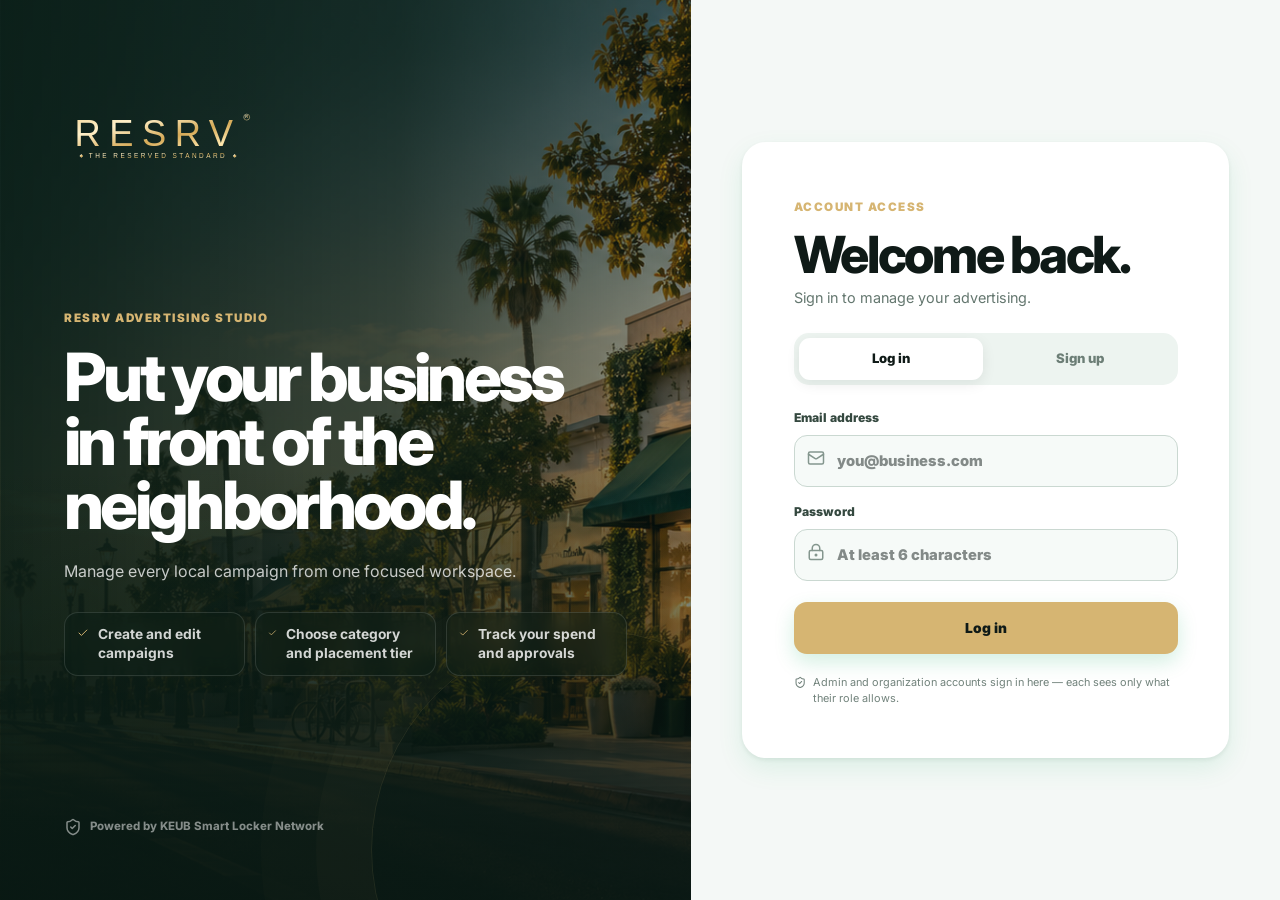
<file: city-admin/index.html>
<!DOCTYPE html><html lang="en" data-scroll-behavior="smooth" style="--keub-banner-image:url(&quot;/keub-neighborhood-banner.png&quot;);--keub-favicon-image:url(&quot;/favicon.svg&quot;)"><head><meta charSet="utf-8"/><meta name="viewport" content="width=device-width, initial-scale=1"/><link rel="stylesheet" href="/_next/static/chunks/3uh_vpcslqll4.css" data-precedence="next"/><link rel="stylesheet" href="/_next/static/chunks/1xq5nooqn3a9g.css" data-precedence="next"/><link rel="stylesheet" href="/_next/static/chunks/3xsm17h-ia6mh.css" data-precedence="next"/><link rel="preload" as="script" fetchPriority="low" href="/_next/static/chunks/3mc6dra1m0098.js"/><script src="/_next/static/chunks/2i51e627rllld.js" async=""></script><script src="/_next/static/chunks/1mh6a-0e61pyc.js" async=""></script><script src="/_next/static/chunks/42ru0snkltfss.js" async=""></script><script src="/_next/static/chunks/turbopack-1il9p94xoa93k.js" async=""></script><script src="/_next/static/chunks/3fntmmi971322.js" async=""></script><script src="/_next/static/chunks/13yr8bvibcn2f.js" async=""></script><title>RESRV Curated Guide | Long Beach, NY</title><meta name="description" content="Discover standout local businesses, offers, and neighborhood favorites around Long Beach, New York."/><link rel="shortcut icon" href="/favicon.svg"/><link rel="icon" href="/favicon.svg"/><script src="/_next/static/chunks/0cz1d0mv5g_q7.js" noModule=""></script></head><body class="antialiased"><div hidden=""><!--$--><!--/$--></div><main class="city-admin-module__zzf5Aa__loading">Loading city workspace…</main><!--$--><!--/$--><script src="/_next/static/chunks/3mc6dra1m0098.js" id="_R_" async=""></script><script>(self.__next_f=self.__next_f||[]).push([0])</script><script>self.__next_f.push([1,"1:\"$Sreact.fragment\"\n2:I[39756,[\"/_next/static/chunks/3fntmmi971322.js\"],\"default\"]\n3:I[37457,[\"/_next/static/chunks/3fntmmi971322.js\"],\"default\"]\n4:I[47257,[\"/_next/static/chunks/3fntmmi971322.js\"],\"ClientPageRoot\"]\n5:I[61499,[\"/_next/static/chunks/3fntmmi971322.js\",\"/_next/static/chunks/13yr8bvibcn2f.js\"],\"default\"]\n8:I[97367,[\"/_next/static/chunks/3fntmmi971322.js\"],\"OutletBoundary\"]\n9:\"$Sreact.suspense\"\nc:I[97367,[\"/_next/static/chunks/3fntmmi971322.js\"],\"ViewportBoundary\"]\ne:I[97367,[\"/_next/static/chunks/3fntmmi971322.js\"],\"MetadataBoundary\"]\n10:I[68027,[\"/_next/static/chunks/3fntmmi971322.js\"],\"default\",1]\n:HL[\"/_next/static/chunks/3uh_vpcslqll4.css\",\"style\"]\n:HL[\"/_next/static/chunks/1xq5nooqn3a9g.css\",\"style\"]\n:HL[\"/_next/static/chunks/3xsm17h-ia6mh.css\",\"style\"]\nb:X\n0:{\"P\":null,\"c\":[\"\",\"city-admin\",\"\"],\"q\":\"\",\"i\":false,\"f\":[[[\"\",{\"children\":[\"city-admin\",{\"children\":[\"__PAGE__\",{},\"$undefined\",\"$undefined\",4608]},\"$undefined\",\"$undefined\",4608]},\"$undefined\",\"$undefined\",4624],[[\"$\",\"$1\",\"c\",{\"children\":[[[\"$\",\"link\",\"0\",{\"rel\":\"stylesheet\",\"href\":\"/_next/static/chunks/3uh_vpcslqll4.css\",\"precedence\":\"next\",\"crossOrigin\":\"$undefined\",\"nonce\":\"$undefined\"}],[\"$\",\"link\",\"1\",{\"rel\":\"stylesheet\",\"href\":\"/_next/static/chunks/1xq5nooqn3a9g.css\",\"precedence\":\"next\",\"crossOrigin\":\"$undefined\",\"nonce\":\"$undefined\"}],[\"$\",\"script\",\"script-0\",{\"src\":\"/_next/static/chunks/3fntmmi971322.js\",\"async\":true,\"nonce\":\"$undefined\"}]],[\"$\",\"html\",null,{\"lang\":\"en\",\"data-scroll-behavior\":\"smooth\",\"style\":{\"--keub-banner-image\":\"url(\\\"/keub-neighborhood-banner.png\\\")\",\"--keub-favicon-image\":\"url(\\\"/favicon.svg\\\")\"},\"children\":[\"$\",\"body\",null,{\"className\":\"antialiased\",\"children\":[\"$\",\"$L2\",null,{\"parallelRouterKey\":\"children\",\"error\":\"$undefined\",\"errorStyles\":\"$undefined\",\"errorScripts\":\"$undefined\",\"template\":[\"$\",\"$L3\",null,{}],\"templateStyles\":\"$undefined\",\"templateScripts\":\"$undefined\",\"notFound\":[[[\"$\",\"title\",null,{\"children\":\"404: This page could not be found.\"}],[\"$\",\"div\",null,{\"style\":{\"fontFamily\":\"system-ui,\\\"Segoe UI\\\",Roboto,Helvetica,Arial,sans-serif,\\\"Apple Color Emoji\\\",\\\"Segoe UI Emoji\\\"\",\"height\":\"100vh\",\"textAlign\":\"center\",\"display\":\"flex\",\"flexDirection\":\"column\",\"alignItems\":\"center\",\"justifyContent\":\"center\"},\"children\":[\"$\",\"div\",null,{\"children\":[[\"$\",\"style\",null,{\"dangerouslySetInnerHTML\":{\"__html\":\"body{color:#000;background:#fff;margin:0}.next-error-h1{border-right:1px solid rgba(0,0,0,.3)}@media (prefers-color-scheme:dark){body{color:#fff;background:#000}.next-error-h1{border-right:1px solid rgba(255,255,255,.3)}}\"}}],[\"$\",\"h1\",null,{\"className\":\"next-error-h1\",\"style\":{\"display\":\"inline-block\",\"margin\":\"0 20px 0 0\",\"padding\":\"0 23px 0 0\",\"fontSize\":24,\"fontWeight\":500,\"verticalAlign\":\"top\",\"lineHeight\":\"49px\"},\"children\":404}],[\"$\",\"div\",null,{\"style\":{\"display\":\"inline-block\"},\"children\":[\"$\",\"h2\",null,{\"style\":{\"fontSize\":14,\"fontWeight\":400,\"lineHeight\":\"49px\",\"margin\":0},\"children\":\"This page could not be found.\"}]}]]}]}]],[]],\"forbidden\":\"$undefined\",\"unauthorized\":\"$undefined\"}]}]}]]}],{\"children\":[[\"$\",\"$1\",\"c\",{\"children\":[null,[\"$\",\"$L2\",null,{\"parallelRouterKey\":\"children\",\"error\":\"$undefined\",\"errorStyles\":\"$undefined\",\"errorScripts\":\"$undefined\",\"template\":[\"$\",\"$L3\",null,{}],\"templateStyles\":\"$undefined\",\"templateScripts\":\"$undefined\",\"notFound\":\"$undefined\",\"forbidden\":\"$undefined\",\"unauthorized\":\"$undefined\"}]]}],{\"children\":[[\"$\",\"$1\",\"c\",{\"children\":[[\"$\",\"$L4\",null,{\"Component\":\"$5\",\"serverProvidedParams\":{\"searchParams\":{},\"params\":{},\"promises\":[\"$@6\",\"$@7\"]}}],[[\"$\",\"link\",\"0\",{\"rel\":\"stylesheet\",\"href\":\"/_next/static/chunks/3xsm17h-ia6mh.css\",\"precedence\":\"next\",\"crossOrigin\":\"$undefined\",\"nonce\":\"$undefined\"}],[\"$\",\"script\",\"script-0\",{\"src\":\"/_next/static/chunks/13yr8bvibcn2f.js\",\"async\":true,\"nonce\":\"$undefined\"}]],[\"$\",\"$L8\",null,{\"children\":[\"$\",\"$9\",null,{\"name\":\"Next.MetadataOutlet\",\"children\":\"$@a\"}]}]]}],{},null,false,null]},null,false,\"$b\"]},null,false,null],[\"$\",\"$1\",\"h\",{\"children\":[null,[\"$\",\"$Lc\",null,{\"children\":\"$Ld\"}],[\"$\",\"div\",null,{\"hidden\":true,\"children\":[\"$\",\"$Le\",null,{\"children\":[\"$\",\"$9\",null,{\"name\":\"Next.Metadata\",\"children\":\"$Lf\"}]}]}],null]}],false]],\"m\":\"$undefined\",\"G\":[\"$10\",[[\"$\",\"link\",\"0\",{\"rel\":\"stylesheet\",\"href\":\"/_next/static/chunks/3uh_vpcslqll4.css\",\"precedence\":\"next\",\"crossOrigin\":\"$undefined\",\"nonce\":\"$undefined\"}],[\"$\",\"link\",\"1\",{\"rel\":\"stylesheet\",\"href\":\"/_next/static/chunks/1xq5nooqn3a9g.css\",\"precedence\":\"next\",\"crossOrigin\":\"$undefined\",\"nonce\":\"$undefined\"}]]],\"S\":true,\"h\":null,\"r\":\"$undefined\",\"s\":\"$undefined\",\"a\":\"$undefined\",\"l\":\"$undefined\",\"p\":\"$undefined\",\"d\":\"$undefined\",\"b\":\"eM72pmGILC1vqXnhkATOW\"}\nb:C\n6:{}\n7:\"$0:f:0:1:1:children:1:children:0:props:children:0:props:serverProvidedParams:params\"\nd:[[\"$\",\"meta\",\"0\",{\"charSet\":\"utf-8\"}],[\"$\",\"meta\",\"1\",{\"name\":\"viewport\",\"content\":\"width=device-width, initial-scale=1\"}]]\n11:I[27201,[\"/_next/static/chunks/3fntmmi971322.js\"],\"IconMark\"]\na:null\nf:[[\"$\",\"title\",\"0\",{\"children\":\"RESRV Curated Guide | Long Beach, NY\"}],[\"$\",\"meta\",\"1\",{\"name\":\"description\",\"content\":\"Discover standout local businesses, offers, and neighborhood favorites around Long Beach, New York.\"}],[\"$\",\"link\",\"2\",{\"rel\":\"shortcut icon\",\"href\":\"/favicon.svg\"}],[\"$\",\"link\",\"3\",{\"rel\":\"icon\",\"href\":\"/favicon.svg\"}],[\"$\",\"$L11\",\"4\",{}]]\n"])</script></body></html>
</file>
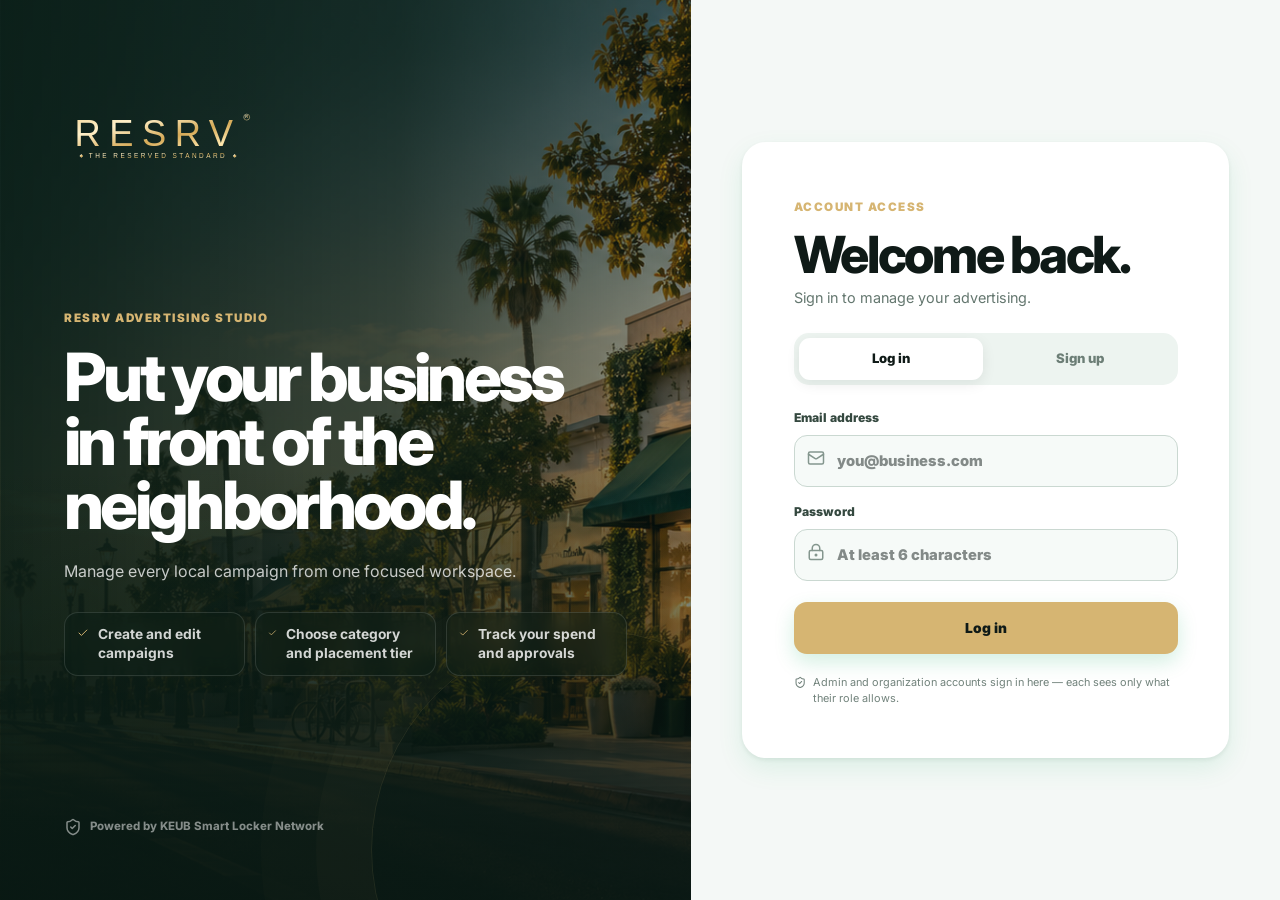
<file: dashboard/index.html>
<!DOCTYPE html><html lang="en" data-scroll-behavior="smooth" style="--keub-banner-image:url(&quot;/keub-neighborhood-banner.png&quot;);--keub-favicon-image:url(&quot;/favicon.svg&quot;)"><head><meta charSet="utf-8"/><meta name="viewport" content="width=device-width, initial-scale=1"/><link rel="preload" as="image" href="/resrv-standards-logo.svg?v=3"/><link rel="stylesheet" href="/_next/static/chunks/3uh_vpcslqll4.css" data-precedence="next"/><link rel="stylesheet" href="/_next/static/chunks/1xq5nooqn3a9g.css" data-precedence="next"/><link rel="preload" as="script" fetchPriority="low" href="/_next/static/chunks/3mc6dra1m0098.js"/><script src="/_next/static/chunks/2i51e627rllld.js" async=""></script><script src="/_next/static/chunks/1mh6a-0e61pyc.js" async=""></script><script src="/_next/static/chunks/42ru0snkltfss.js" async=""></script><script src="/_next/static/chunks/turbopack-1il9p94xoa93k.js" async=""></script><script src="/_next/static/chunks/3fntmmi971322.js" async=""></script><script src="/_next/static/chunks/3t1fbtz1n9-wb.js" async=""></script><script src="/_next/static/chunks/2n265wg16jw5_.js" async=""></script><script src="/_next/static/chunks/3iq9gk_m139dx.js" async=""></script><script src="/_next/static/chunks/0n46wa74ehgei.js" async=""></script><script src="/_next/static/chunks/22yjqcmsua14v.js" async=""></script><script src="/_next/static/chunks/3p7a0t5w4jd0f.js" async=""></script><link rel="preload" href="/_next/static/chunks/3xsm17h-ia6mh.css" as="style"/><title>Business Dashboard | RESRV Advertising</title><meta name="description" content="Manage your organization&#x27;s advertising campaigns, performance and billing."/><link rel="shortcut icon" href="/favicon.svg"/><link rel="icon" href="/favicon.svg"/><script src="/_next/static/chunks/0cz1d0mv5g_q7.js" noModule=""></script></head><body class="antialiased"><div hidden=""><!--$--><!--/$--></div><main class="dashboard-shell"><aside class="dashboard-sidebar"><a class="brand dashboard-brand" href="/auth/"><img src="/resrv-standards-logo.svg?v=3" alt="RESRV — The Reserved Standard"/></a><nav aria-label="Business dashboard"><a href="/dashboard/"><svg xmlns="http://www.w3.org/2000/svg" width="18" height="18" viewBox="0 0 24 24" fill="none" stroke="currentColor" stroke-width="2" stroke-linecap="round" stroke-linejoin="round" class="lucide lucide-layout-dashboard" aria-hidden="true"><rect width="7" height="9" x="3" y="3" rx="1"></rect><rect width="7" height="5" x="14" y="3" rx="1"></rect><rect width="7" height="9" x="14" y="12" rx="1"></rect><rect width="7" height="5" x="3" y="16" rx="1"></rect></svg> <!-- -->Overview</a><a href="/dashboard/campaigns/"><svg xmlns="http://www.w3.org/2000/svg" width="18" height="18" viewBox="0 0 24 24" fill="none" stroke="currentColor" stroke-width="2" stroke-linecap="round" stroke-linejoin="round" class="lucide lucide-megaphone" aria-hidden="true"><path d="M11 6a13 13 0 0 0 8.4-2.8A1 1 0 0 1 21 4v12a1 1 0 0 1-1.6.8A13 13 0 0 0 11 14H5a2 2 0 0 1-2-2V8a2 2 0 0 1 2-2z"></path><path d="M6 14a12 12 0 0 0 2.4 7.2 2 2 0 0 0 3.2-2.4A8 8 0 0 1 10 14"></path><path d="M8 6v8"></path></svg> <!-- -->My Campaigns</a><a href="/dashboard/performance/"><svg xmlns="http://www.w3.org/2000/svg" width="18" height="18" viewBox="0 0 24 24" fill="none" stroke="currentColor" stroke-width="2" stroke-linecap="round" stroke-linejoin="round" class="lucide lucide-chart-column" aria-hidden="true"><path d="M3 3v16a2 2 0 0 0 2 2h16"></path><path d="M18 17V9"></path><path d="M13 17V5"></path><path d="M8 17v-3"></path></svg> <!-- -->Performance</a><a href="/dashboard/billing/"><svg xmlns="http://www.w3.org/2000/svg" width="18" height="18" viewBox="0 0 24 24" fill="none" stroke="currentColor" stroke-width="2" stroke-linecap="round" stroke-linejoin="round" class="lucide lucide-wallet" aria-hidden="true"><path d="M19 7V4a1 1 0 0 0-1-1H5a2 2 0 0 0 0 4h15a1 1 0 0 1 1 1v4h-3a2 2 0 0 0 0 4h3a1 1 0 0 0 1-1v-2a1 1 0 0 0-1-1"></path><path d="M3 5v14a2 2 0 0 0 2 2h15a1 1 0 0 0 1-1v-4"></path></svg> <!-- -->Billing &amp; Plans</a><a href="/advertise/"><svg xmlns="http://www.w3.org/2000/svg" width="18" height="18" viewBox="0 0 24 24" fill="none" stroke="currentColor" stroke-width="2" stroke-linecap="round" stroke-linejoin="round" class="lucide lucide-plus" aria-hidden="true"><path d="M5 12h14"></path><path d="M12 5v14"></path></svg> New campaign</a></nav><div class="dashboard-user dashboard-user-skeleton" aria-hidden="true"><span></span><div><i></i><i></i></div></div></aside><section class="dashboard-main"><div class="dashboard-route-skeleton" aria-label="Loading dashboard"><div></div><section><i></i><i></i><i></i><i></i></section><article></article></div></section></main><script src="/_next/static/chunks/3mc6dra1m0098.js" id="_R_" async=""></script><script>(self.__next_f=self.__next_f||[]).push([0])</script><script>self.__next_f.push([1,"1:\"$Sreact.fragment\"\n2:I[39756,[\"/_next/static/chunks/3fntmmi971322.js\"],\"default\"]\n3:I[37457,[\"/_next/static/chunks/3fntmmi971322.js\"],\"default\"]\n4:I[75699,[\"/_next/static/chunks/3fntmmi971322.js\",\"/_next/static/chunks/3t1fbtz1n9-wb.js\",\"/_next/static/chunks/2n265wg16jw5_.js\"],\"default\"]\n5:I[47257,[\"/_next/static/chunks/3fntmmi971322.js\"],\"ClientPageRoot\"]\n6:I[78928,[\"/_next/static/chunks/3fntmmi971322.js\",\"/_next/static/chunks/3t1fbtz1n9-wb.js\",\"/_next/static/chunks/2n265wg16jw5_.js\",\"/_next/static/chunks/3iq9gk_m139dx.js\",\"/_next/static/chunks/0n46wa74ehgei.js\",\"/_next/static/chunks/22yjqcmsua14v.js\",\"/_next/static/chunks/3p7a0t5w4jd0f.js\"],\"default\"]\n9:I[97367,[\"/_next/static/chunks/3fntmmi971322.js\"],\"OutletBoundary\"]\na:\"$Sreact.suspense\"\nc:I[97367,[\"/_next/static/chunks/3fntmmi971322.js\"],\"ViewportBoundary\"]\ne:I[97367,[\"/_next/static/chunks/3fntmmi971322.js\"],\"MetadataBoundary\"]\n10:I[68027,[\"/_next/static/chunks/3fntmmi971322.js\"],\"default\",1]\n:HL[\"/_next/static/chunks/3uh_vpcslqll4.css\",\"style\"]\n:HL[\"/_next/static/chunks/1xq5nooqn3a9g.css\",\"style\"]\n:HL[\"/_next/static/chunks/3xsm17h-ia6mh.css\",\"style\"]\n0:{\"P\":null,\"c\":[\"\",\"dashboard\",\"\"],\"q\":\"\",\"i\":false,\"f\":[[[\"\",{\"children\":[\"dashboard\",{\"children\":[\"__PAGE__\",{},\"$undefined\",\"$undefined\",4608]},\"$undefined\",\"$undefined\",4608]},\"$undefined\",\"$undefined\",4624],[[\"$\",\"$1\",\"c\",{\"children\":[[[\"$\",\"link\",\"0\",{\"rel\":\"stylesheet\",\"href\":\"/_next/static/chunks/3uh_vpcslqll4.css\",\"precedence\":\"next\",\"crossOrigin\":\"$undefined\",\"nonce\":\"$undefined\"}],[\"$\",\"link\",\"1\",{\"rel\":\"stylesheet\",\"href\":\"/_next/static/chunks/1xq5nooqn3a9g.css\",\"precedence\":\"next\",\"crossOrigin\":\"$undefined\",\"nonce\":\"$undefined\"}],[\"$\",\"script\",\"script-0\",{\"src\":\"/_next/static/chunks/3fntmmi971322.js\",\"async\":true,\"nonce\":\"$undefined\"}]],[\"$\",\"html\",null,{\"lang\":\"en\",\"data-scroll-behavior\":\"smooth\",\"style\":{\"--keub-banner-image\":\"url(\\\"/keub-neighborhood-banner.png\\\")\",\"--keub-favicon-image\":\"url(\\\"/favicon.svg\\\")\"},\"children\":[\"$\",\"body\",null,{\"className\":\"antialiased\",\"children\":[\"$\",\"$L2\",null,{\"parallelRouterKey\":\"children\",\"error\":\"$undefined\",\"errorStyles\":\"$undefined\",\"errorScripts\":\"$undefined\",\"template\":[\"$\",\"$L3\",null,{}],\"templateStyles\":\"$undefined\",\"templateScripts\":\"$undefined\",\"notFound\":[[[\"$\",\"title\",null,{\"children\":\"404: This page could not be found.\"}],[\"$\",\"div\",null,{\"style\":{\"fontFamily\":\"system-ui,\\\"Segoe UI\\\",Roboto,Helvetica,Arial,sans-serif,\\\"Apple Color Emoji\\\",\\\"Segoe UI Emoji\\\"\",\"height\":\"100vh\",\"textAlign\":\"center\",\"display\":\"flex\",\"flexDirection\":\"column\",\"alignItems\":\"center\",\"justifyContent\":\"center\"},\"children\":[\"$\",\"div\",null,{\"children\":[[\"$\",\"style\",null,{\"dangerouslySetInnerHTML\":{\"__html\":\"body{color:#000;background:#fff;margin:0}.next-error-h1{border-right:1px solid rgba(0,0,0,.3)}@media (prefers-color-scheme:dark){body{color:#fff;background:#000}.next-error-h1{border-right:1px solid rgba(255,255,255,.3)}}\"}}],[\"$\",\"h1\",null,{\"className\":\"next-error-h1\",\"style\":{\"display\":\"inline-block\",\"margin\":\"0 20px 0 0\",\"padding\":\"0 23px 0 0\",\"fontSize\":24,\"fontWeight\":500,\"verticalAlign\":\"top\",\"lineHeight\":\"49px\"},\"children\":404}],[\"$\",\"div\",null,{\"style\":{\"display\":\"inline-block\"},\"children\":[\"$\",\"h2\",null,{\"style\":{\"fontSize\":14,\"fontWeight\":400,\"lineHeight\":\"49px\",\"margin\":0},\"children\":\"This page could not be found.\"}]}]]}]}]],[]],\"forbidden\":\"$undefined\",\"unauthorized\":\"$undefined\"}]}]}]]}],{\"children\":[[\"$\",\"$1\",\"c\",{\"children\":[[[\"$\",\"script\",\"script-0\",{\"src\":\"/_next/static/chunks/3t1fbtz1n9-wb.js\",\"async\":true,\"nonce\":\"$undefined\"}],[\"$\",\"script\",\"script-1\",{\"src\":\"/_next/static/chunks/2n265wg16jw5_.js\",\"async\":true,\"nonce\":\"$undefined\"}]],[\"$\",\"$L4\",null,{\"children\":[\"$\",\"$L2\",null,{\"parallelRouterKey\":\"children\",\"error\":\"$undefined\",\"errorStyles\":\"$undefined\",\"errorScripts\":\"$undefined\",\"template\":[\"$\",\"$L3\",null,{}],\"templateStyles\":\"$undefined\",\"templateScripts\":\"$undefined\",\"notFound\":\"$undefined\",\"forbidden\":\"$undefined\",\"unauthorized\":\"$undefined\"}]}]]}],{\"children\":[[\"$\",\"$1\",\"c\",{\"children\":[[\"$\",\"$L5\",null,{\"Component\":\"$6\",\"serverProvidedParams\":{\"searchParams\":{},\"params\":{},\"promises\":[\"$@7\",\"$@8\"]}}],[[\"$\",\"link\",\"0\",{\"rel\":\"stylesheet\",\"href\":\"/_next/static/chunks/3xsm17h-ia6mh.css\",\"precedence\":\"next\",\"crossOrigin\":\"$undefined\",\"nonce\":\"$undefined\"}],[\"$\",\"script\",\"script-0\",{\"src\":\"/_next/static/chunks/3iq9gk_m139dx.js\",\"async\":true,\"nonce\":\"$undefined\"}],[\"$\",\"script\",\"script-1\",{\"src\":\"/_next/static/chunks/0n46wa74ehgei.js\",\"async\":true,\"nonce\":\"$undefined\"}],[\"$\",\"script\",\"script-2\",{\"src\":\"/_next/static/chunks/22yjqcmsua14v.js\",\"async\":true,\"nonce\":\"$undefined\"}],[\"$\",\"script\",\"script-3\",{\"src\":\"/_next/static/chunks/3p7a0t5w4jd0f.js\",\"async\":true,\"nonce\":\"$undefined\"}]],[\"$\",\"$L9\",null,{\"children\":[\"$\",\"$a\",null,{\"name\":\"Next.MetadataOutlet\",\"children\":\"$@b\"}]}]]}],{},null,false,null]},null,false,null]},null,false,null],[\"$\",\"$1\",\"h\",{\"children\":[null,[\"$\",\"$Lc\",null,{\"children\":\"$Ld\"}],[\"$\",\"div\",null,{\"hidden\":true,\"children\":[\"$\",\"$Le\",null,{\"children\":[\"$\",\"$a\",null,{\"name\":\"Next.Metadata\",\"children\":\"$Lf\"}]}]}],null]}],false]],\"m\":\"$undefined\",\"G\":[\"$10\",[[\"$\",\"link\",\"0\",{\"rel\":\"stylesheet\",\"href\":\"/_next/static/chunks/3uh_vpcslqll4.css\",\"precedence\":\"next\",\"crossOrigin\":\"$undefined\",\"nonce\":\"$undefined\"}],[\"$\",\"link\",\"1\",{\"rel\":\"stylesheet\",\"href\":\"/_next/static/chunks/1xq5nooqn3a9g.css\",\"precedence\":\"next\",\"crossOrigin\":\"$undefined\",\"nonce\":\"$undefined\"}]]],\"S\":true,\"h\":null,\"r\":\"$undefined\",\"s\":\"$undefined\",\"a\":\"$undefined\",\"l\":\"$undefined\",\"p\":\"$undefined\",\"d\":\"$undefined\",\"b\":\"eM72pmGILC1vqXnhkATOW\"}\n7:{}\n8:\"$0:f:0:1:1:children:1:children:0:props:children:0:props:serverProvidedParams:params\"\nd:[[\"$\",\"meta\",\"0\",{\"charSet\":\"utf-8\"}],[\"$\",\"meta\",\"1\",{\"name\":\"viewport\",\"content\":\"width=device-width, initial-scale=1\"}]]\n11:I[27201,[\"/_next/static/chunks/3fntmmi971322.js\"],\"IconMark\"]\nb:null\nf:[[\"$\",\"title\",\"0\",{\"children\":\"Business Dashboard | RESRV Advertising\"}],[\"$\",\"meta\",\"1\",{\"name\":\"description\",\"content\":\"Manage your organization's advertising campaigns, performance and billing.\"}],[\"$\",\"link\",\"2\",{\"rel\":\"shortcut icon\",\"href\":\"/favicon.svg\"}],[\"$\",\"link\",\"3\",{\"rel\":\"icon\",\"href\":\"/favicon.svg\"}],[\"$\",\"$L11\",\"4\",{}]]\n"])</script></body></html>
</file>
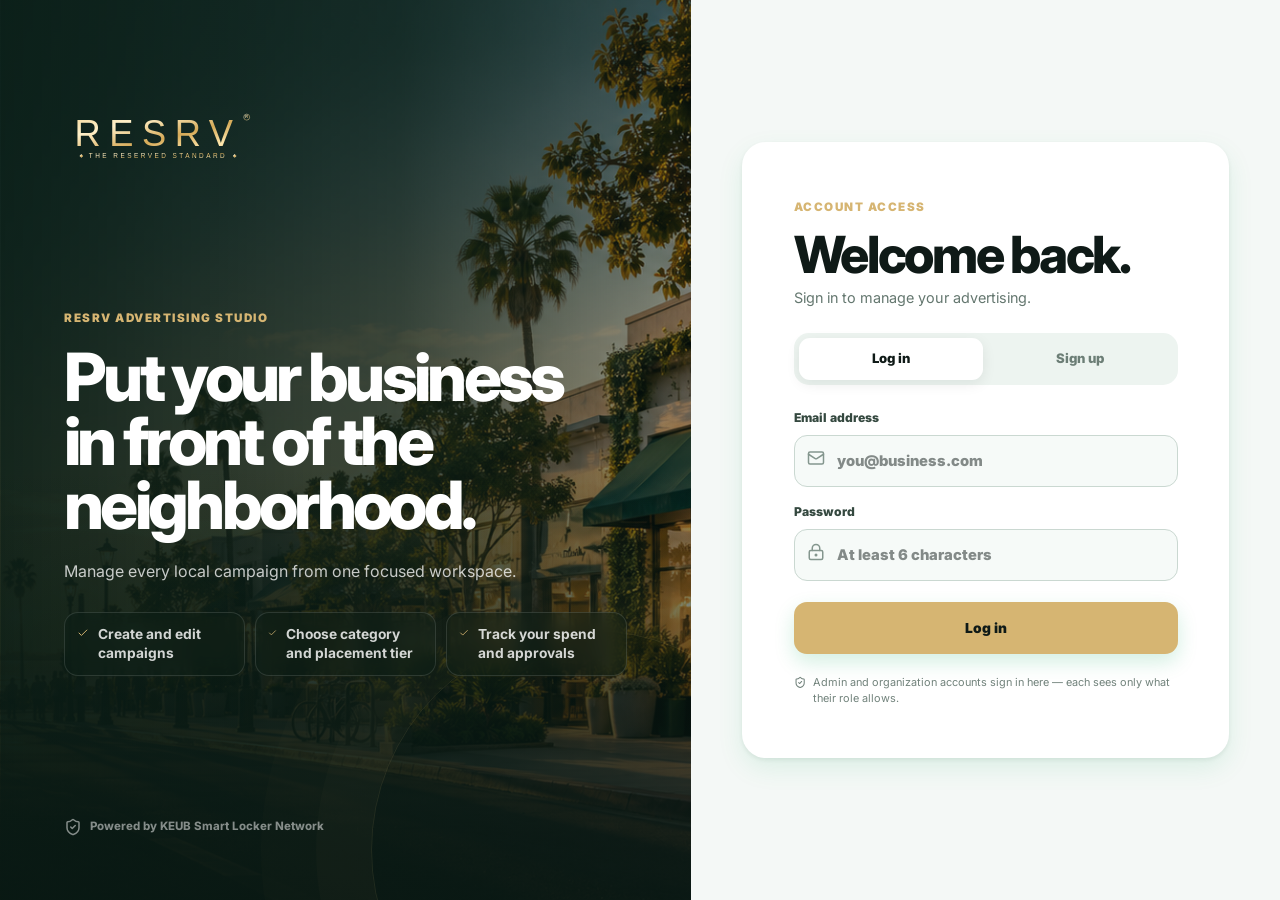
<file: dashboard/billing/index.html>
<!DOCTYPE html><html lang="en" data-scroll-behavior="smooth" style="--keub-banner-image:url(&quot;/keub-neighborhood-banner.png&quot;);--keub-favicon-image:url(&quot;/favicon.svg&quot;)"><head><meta charSet="utf-8"/><meta name="viewport" content="width=device-width, initial-scale=1"/><link rel="preload" as="image" href="/resrv-standards-logo.svg?v=3"/><link rel="stylesheet" href="/_next/static/chunks/3uh_vpcslqll4.css" data-precedence="next"/><link rel="stylesheet" href="/_next/static/chunks/1xq5nooqn3a9g.css" data-precedence="next"/><link rel="preload" as="script" fetchPriority="low" href="/_next/static/chunks/3mc6dra1m0098.js"/><script src="/_next/static/chunks/2i51e627rllld.js" async=""></script><script src="/_next/static/chunks/1mh6a-0e61pyc.js" async=""></script><script src="/_next/static/chunks/42ru0snkltfss.js" async=""></script><script src="/_next/static/chunks/turbopack-1il9p94xoa93k.js" async=""></script><script src="/_next/static/chunks/3fntmmi971322.js" async=""></script><script src="/_next/static/chunks/3t1fbtz1n9-wb.js" async=""></script><script src="/_next/static/chunks/2n265wg16jw5_.js" async=""></script><script src="/_next/static/chunks/31bqkmvcn2lnf.js" async=""></script><script src="/_next/static/chunks/0n46wa74ehgei.js" async=""></script><script src="/_next/static/chunks/22yjqcmsua14v.js" async=""></script><script src="/_next/static/chunks/3p7a0t5w4jd0f.js" async=""></script><link rel="preload" href="/_next/static/chunks/3xsm17h-ia6mh.css" as="style"/><title>Business Dashboard | RESRV Advertising</title><meta name="description" content="Manage your organization&#x27;s advertising campaigns, performance and billing."/><link rel="shortcut icon" href="/favicon.svg"/><link rel="icon" href="/favicon.svg"/><script src="/_next/static/chunks/0cz1d0mv5g_q7.js" noModule=""></script></head><body class="antialiased"><div hidden=""><!--$--><!--/$--></div><main class="dashboard-shell"><aside class="dashboard-sidebar"><a class="brand dashboard-brand" href="/auth/"><img src="/resrv-standards-logo.svg?v=3" alt="RESRV — The Reserved Standard"/></a><nav aria-label="Business dashboard"><a href="/dashboard/"><svg xmlns="http://www.w3.org/2000/svg" width="18" height="18" viewBox="0 0 24 24" fill="none" stroke="currentColor" stroke-width="2" stroke-linecap="round" stroke-linejoin="round" class="lucide lucide-layout-dashboard" aria-hidden="true"><rect width="7" height="9" x="3" y="3" rx="1"></rect><rect width="7" height="5" x="14" y="3" rx="1"></rect><rect width="7" height="9" x="14" y="12" rx="1"></rect><rect width="7" height="5" x="3" y="16" rx="1"></rect></svg> <!-- -->Overview</a><a href="/dashboard/campaigns/"><svg xmlns="http://www.w3.org/2000/svg" width="18" height="18" viewBox="0 0 24 24" fill="none" stroke="currentColor" stroke-width="2" stroke-linecap="round" stroke-linejoin="round" class="lucide lucide-megaphone" aria-hidden="true"><path d="M11 6a13 13 0 0 0 8.4-2.8A1 1 0 0 1 21 4v12a1 1 0 0 1-1.6.8A13 13 0 0 0 11 14H5a2 2 0 0 1-2-2V8a2 2 0 0 1 2-2z"></path><path d="M6 14a12 12 0 0 0 2.4 7.2 2 2 0 0 0 3.2-2.4A8 8 0 0 1 10 14"></path><path d="M8 6v8"></path></svg> <!-- -->My Campaigns</a><a href="/dashboard/performance/"><svg xmlns="http://www.w3.org/2000/svg" width="18" height="18" viewBox="0 0 24 24" fill="none" stroke="currentColor" stroke-width="2" stroke-linecap="round" stroke-linejoin="round" class="lucide lucide-chart-column" aria-hidden="true"><path d="M3 3v16a2 2 0 0 0 2 2h16"></path><path d="M18 17V9"></path><path d="M13 17V5"></path><path d="M8 17v-3"></path></svg> <!-- -->Performance</a><a href="/dashboard/billing/"><svg xmlns="http://www.w3.org/2000/svg" width="18" height="18" viewBox="0 0 24 24" fill="none" stroke="currentColor" stroke-width="2" stroke-linecap="round" stroke-linejoin="round" class="lucide lucide-wallet" aria-hidden="true"><path d="M19 7V4a1 1 0 0 0-1-1H5a2 2 0 0 0 0 4h15a1 1 0 0 1 1 1v4h-3a2 2 0 0 0 0 4h3a1 1 0 0 0 1-1v-2a1 1 0 0 0-1-1"></path><path d="M3 5v14a2 2 0 0 0 2 2h15a1 1 0 0 0 1-1v-4"></path></svg> <!-- -->Billing &amp; Plans</a><a href="/advertise/"><svg xmlns="http://www.w3.org/2000/svg" width="18" height="18" viewBox="0 0 24 24" fill="none" stroke="currentColor" stroke-width="2" stroke-linecap="round" stroke-linejoin="round" class="lucide lucide-plus" aria-hidden="true"><path d="M5 12h14"></path><path d="M12 5v14"></path></svg> New campaign</a></nav><div class="dashboard-user dashboard-user-skeleton" aria-hidden="true"><span></span><div><i></i><i></i></div></div></aside><section class="dashboard-main"><div class="dashboard-route-skeleton" aria-label="Loading dashboard"><div></div><section><i></i><i></i><i></i><i></i></section><article></article></div></section></main><script src="/_next/static/chunks/3mc6dra1m0098.js" id="_R_" async=""></script><script>(self.__next_f=self.__next_f||[]).push([0])</script><script>self.__next_f.push([1,"1:\"$Sreact.fragment\"\n2:I[39756,[\"/_next/static/chunks/3fntmmi971322.js\"],\"default\"]\n3:I[37457,[\"/_next/static/chunks/3fntmmi971322.js\"],\"default\"]\n4:I[75699,[\"/_next/static/chunks/3fntmmi971322.js\",\"/_next/static/chunks/3t1fbtz1n9-wb.js\",\"/_next/static/chunks/2n265wg16jw5_.js\"],\"default\"]\n5:I[47257,[\"/_next/static/chunks/3fntmmi971322.js\"],\"ClientPageRoot\"]\n6:I[97177,[\"/_next/static/chunks/3fntmmi971322.js\",\"/_next/static/chunks/3t1fbtz1n9-wb.js\",\"/_next/static/chunks/2n265wg16jw5_.js\",\"/_next/static/chunks/31bqkmvcn2lnf.js\",\"/_next/static/chunks/0n46wa74ehgei.js\",\"/_next/static/chunks/22yjqcmsua14v.js\",\"/_next/static/chunks/3p7a0t5w4jd0f.js\"],\"default\"]\n9:I[97367,[\"/_next/static/chunks/3fntmmi971322.js\"],\"OutletBoundary\"]\na:\"$Sreact.suspense\"\nd:I[97367,[\"/_next/static/chunks/3fntmmi971322.js\"],\"ViewportBoundary\"]\nf:I[97367,[\"/_next/static/chunks/3fntmmi971322.js\"],\"MetadataBoundary\"]\n11:I[68027,[\"/_next/static/chunks/3fntmmi971322.js\"],\"default\",1]\n:HL[\"/_next/static/chunks/3uh_vpcslqll4.css\",\"style\"]\n:HL[\"/_next/static/chunks/1xq5nooqn3a9g.css\",\"style\"]\n:HL[\"/_next/static/chunks/3xsm17h-ia6mh.css\",\"style\"]\nc:X\n0:{\"P\":null,\"c\":[\"\",\"dashboard\",\"billing\",\"\"],\"q\":\"\",\"i\":false,\"f\":[[[\"\",{\"children\":[\"dashboard\",{\"children\":[\"billing\",{\"children\":[\"__PAGE__\",{},\"$undefined\",\"$undefined\",4608]},\"$undefined\",\"$undefined\",4608]},\"$undefined\",\"$undefined\",4608]},\"$undefined\",\"$undefined\",4624],[[\"$\",\"$1\",\"c\",{\"children\":[[[\"$\",\"link\",\"0\",{\"rel\":\"stylesheet\",\"href\":\"/_next/static/chunks/3uh_vpcslqll4.css\",\"precedence\":\"next\",\"crossOrigin\":\"$undefined\",\"nonce\":\"$undefined\"}],[\"$\",\"link\",\"1\",{\"rel\":\"stylesheet\",\"href\":\"/_next/static/chunks/1xq5nooqn3a9g.css\",\"precedence\":\"next\",\"crossOrigin\":\"$undefined\",\"nonce\":\"$undefined\"}],[\"$\",\"script\",\"script-0\",{\"src\":\"/_next/static/chunks/3fntmmi971322.js\",\"async\":true,\"nonce\":\"$undefined\"}]],[\"$\",\"html\",null,{\"lang\":\"en\",\"data-scroll-behavior\":\"smooth\",\"style\":{\"--keub-banner-image\":\"url(\\\"/keub-neighborhood-banner.png\\\")\",\"--keub-favicon-image\":\"url(\\\"/favicon.svg\\\")\"},\"children\":[\"$\",\"body\",null,{\"className\":\"antialiased\",\"children\":[\"$\",\"$L2\",null,{\"parallelRouterKey\":\"children\",\"error\":\"$undefined\",\"errorStyles\":\"$undefined\",\"errorScripts\":\"$undefined\",\"template\":[\"$\",\"$L3\",null,{}],\"templateStyles\":\"$undefined\",\"templateScripts\":\"$undefined\",\"notFound\":[[[\"$\",\"title\",null,{\"children\":\"404: This page could not be found.\"}],[\"$\",\"div\",null,{\"style\":{\"fontFamily\":\"system-ui,\\\"Segoe UI\\\",Roboto,Helvetica,Arial,sans-serif,\\\"Apple Color Emoji\\\",\\\"Segoe UI Emoji\\\"\",\"height\":\"100vh\",\"textAlign\":\"center\",\"display\":\"flex\",\"flexDirection\":\"column\",\"alignItems\":\"center\",\"justifyContent\":\"center\"},\"children\":[\"$\",\"div\",null,{\"children\":[[\"$\",\"style\",null,{\"dangerouslySetInnerHTML\":{\"__html\":\"body{color:#000;background:#fff;margin:0}.next-error-h1{border-right:1px solid rgba(0,0,0,.3)}@media (prefers-color-scheme:dark){body{color:#fff;background:#000}.next-error-h1{border-right:1px solid rgba(255,255,255,.3)}}\"}}],[\"$\",\"h1\",null,{\"className\":\"next-error-h1\",\"style\":{\"display\":\"inline-block\",\"margin\":\"0 20px 0 0\",\"padding\":\"0 23px 0 0\",\"fontSize\":24,\"fontWeight\":500,\"verticalAlign\":\"top\",\"lineHeight\":\"49px\"},\"children\":404}],[\"$\",\"div\",null,{\"style\":{\"display\":\"inline-block\"},\"children\":[\"$\",\"h2\",null,{\"style\":{\"fontSize\":14,\"fontWeight\":400,\"lineHeight\":\"49px\",\"margin\":0},\"children\":\"This page could not be found.\"}]}]]}]}]],[]],\"forbidden\":\"$undefined\",\"unauthorized\":\"$undefined\"}]}]}]]}],{\"children\":[[\"$\",\"$1\",\"c\",{\"children\":[[[\"$\",\"script\",\"script-0\",{\"src\":\"/_next/static/chunks/3t1fbtz1n9-wb.js\",\"async\":true,\"nonce\":\"$undefined\"}],[\"$\",\"script\",\"script-1\",{\"src\":\"/_next/static/chunks/2n265wg16jw5_.js\",\"async\":true,\"nonce\":\"$undefined\"}]],[\"$\",\"$L4\",null,{\"children\":[\"$\",\"$L2\",null,{\"parallelRouterKey\":\"children\",\"error\":\"$undefined\",\"errorStyles\":\"$undefined\",\"errorScripts\":\"$undefined\",\"template\":[\"$\",\"$L3\",null,{}],\"templateStyles\":\"$undefined\",\"templateScripts\":\"$undefined\",\"notFound\":\"$undefined\",\"forbidden\":\"$undefined\",\"unauthorized\":\"$undefined\"}]}]]}],{\"children\":[[\"$\",\"$1\",\"c\",{\"children\":[null,[\"$\",\"$L2\",null,{\"parallelRouterKey\":\"children\",\"error\":\"$undefined\",\"errorStyles\":\"$undefined\",\"errorScripts\":\"$undefined\",\"template\":[\"$\",\"$L3\",null,{}],\"templateStyles\":\"$undefined\",\"templateScripts\":\"$undefined\",\"notFound\":\"$undefined\",\"forbidden\":\"$undefined\",\"unauthorized\":\"$undefined\"}]]}],{\"children\":[[\"$\",\"$1\",\"c\",{\"children\":[[\"$\",\"$L5\",null,{\"Component\":\"$6\",\"serverProvidedParams\":{\"searchParams\":{},\"params\":{},\"promises\":[\"$@7\",\"$@8\"]}}],[[\"$\",\"link\",\"0\",{\"rel\":\"stylesheet\",\"href\":\"/_next/static/chunks/3xsm17h-ia6mh.css\",\"precedence\":\"next\",\"crossOrigin\":\"$undefined\",\"nonce\":\"$undefined\"}],[\"$\",\"script\",\"script-0\",{\"src\":\"/_next/static/chunks/31bqkmvcn2lnf.js\",\"async\":true,\"nonce\":\"$undefined\"}],[\"$\",\"script\",\"script-1\",{\"src\":\"/_next/static/chunks/0n46wa74ehgei.js\",\"async\":true,\"nonce\":\"$undefined\"}],[\"$\",\"script\",\"script-2\",{\"src\":\"/_next/static/chunks/22yjqcmsua14v.js\",\"async\":true,\"nonce\":\"$undefined\"}],[\"$\",\"script\",\"script-3\",{\"src\":\"/_next/static/chunks/3p7a0t5w4jd0f.js\",\"async\":true,\"nonce\":\"$undefined\"}]],[\"$\",\"$L9\",null,{\"children\":[\"$\",\"$a\",null,{\"name\":\"Next.MetadataOutlet\",\"children\":\"$@b\"}]}]]}],{},null,false,null]},null,false,\"$c\"]},null,false,null]},null,false,null],[\"$\",\"$1\",\"h\",{\"children\":[null,[\"$\",\"$Ld\",null,{\"children\":\"$Le\"}],[\"$\",\"div\",null,{\"hidden\":true,\"children\":[\"$\",\"$Lf\",null,{\"children\":[\"$\",\"$a\",null,{\"name\":\"Next.Metadata\",\"children\":\"$L10\"}]}]}],null]}],false]],\"m\":\"$undefined\",\"G\":[\"$11\",[[\"$\",\"link\",\"0\",{\"rel\":\"stylesheet\",\"href\":\"/_next/static/chunks/3uh_vpcslqll4.css\",\"precedence\":\"next\",\"crossOrigin\":\"$undefined\",\"nonce\":\"$undefined\"}],[\"$\",\"link\",\"1\",{\"rel\":\"stylesheet\",\"href\":\"/_next/static/chunks/1xq5nooqn3a9g.css\",\"precedence\":\"next\",\"crossOrigin\":\"$undefined\",\"nonce\":\"$undefined\"}]]],\"S\":true,\"h\":null,\"r\":\"$undefined\",\"s\":\"$undefined\",\"a\":\"$undefined\",\"l\":\"$undefined\",\"p\":\"$undefined\",\"d\":\"$undefined\",\"b\":\"eM72pmGILC1vqXnhkATOW\"}\nc:C\n7:{}\n8:\"$0:f:0:1:1:children:1:children:1:children:0:props:children:0:props:serverProvidedParams:params\"\ne:[[\"$\",\"meta\",\"0\",{\"charSet\":\"utf-8\"}],[\"$\",\"meta\",\"1\",{\"name\":\"viewport\",\"content\":\"width=device-width, initial-scale=1\"}]]\n12:I[27201,[\"/_next/static/chunks/3fntmmi971322.js\"],\"IconMark\"]\nb:null\n10:[[\"$\",\"title\",\"0\",{\"children\":\"Business Dashboard | RESRV Advertising\"}],[\"$\",\"meta\",\"1\",{\"name\":\"description\",\"content\":\"Manage your organization's advertising campaigns, performance and billing.\"}],[\"$\",\"link\",\"2\",{\"rel\":\"shortcut icon\",\"href\":\"/favicon.svg\"}],[\"$\",\"link\",\"3\",{\"rel\":\"icon\",\"href\":\"/favicon.svg\"}],[\"$\",\"$L12\",\"4\",{}]]\n"])</script></body></html>
</file>
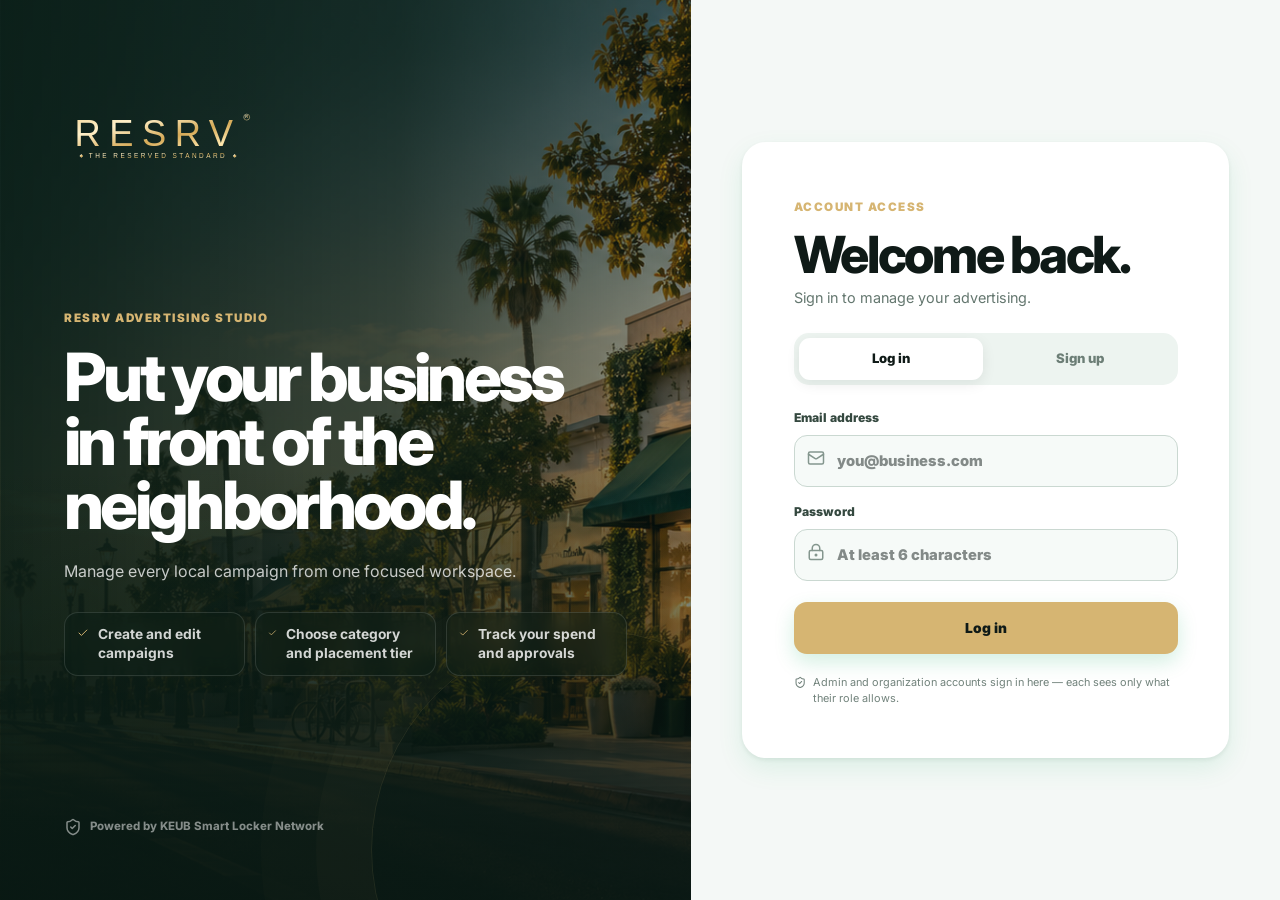
<file: dashboard/campaigns/index.html>
<!DOCTYPE html><html lang="en" data-scroll-behavior="smooth" style="--keub-banner-image:url(&quot;/keub-neighborhood-banner.png&quot;);--keub-favicon-image:url(&quot;/favicon.svg&quot;)"><head><meta charSet="utf-8"/><meta name="viewport" content="width=device-width, initial-scale=1"/><link rel="preload" as="image" href="/resrv-standards-logo.svg?v=3"/><link rel="stylesheet" href="/_next/static/chunks/3uh_vpcslqll4.css" data-precedence="next"/><link rel="stylesheet" href="/_next/static/chunks/1xq5nooqn3a9g.css" data-precedence="next"/><link rel="preload" as="script" fetchPriority="low" href="/_next/static/chunks/3mc6dra1m0098.js"/><script src="/_next/static/chunks/2i51e627rllld.js" async=""></script><script src="/_next/static/chunks/1mh6a-0e61pyc.js" async=""></script><script src="/_next/static/chunks/42ru0snkltfss.js" async=""></script><script src="/_next/static/chunks/turbopack-1il9p94xoa93k.js" async=""></script><script src="/_next/static/chunks/3fntmmi971322.js" async=""></script><script src="/_next/static/chunks/3t1fbtz1n9-wb.js" async=""></script><script src="/_next/static/chunks/2n265wg16jw5_.js" async=""></script><script src="/_next/static/chunks/03o4fs3onvcj2.js" async=""></script><script src="/_next/static/chunks/0n46wa74ehgei.js" async=""></script><script src="/_next/static/chunks/22yjqcmsua14v.js" async=""></script><script src="/_next/static/chunks/3p7a0t5w4jd0f.js" async=""></script><link rel="preload" href="/_next/static/chunks/3xsm17h-ia6mh.css" as="style"/><title>Business Dashboard | RESRV Advertising</title><meta name="description" content="Manage your organization&#x27;s advertising campaigns, performance and billing."/><link rel="shortcut icon" href="/favicon.svg"/><link rel="icon" href="/favicon.svg"/><script src="/_next/static/chunks/0cz1d0mv5g_q7.js" noModule=""></script></head><body class="antialiased"><div hidden=""><!--$--><!--/$--></div><main class="dashboard-shell"><aside class="dashboard-sidebar"><a class="brand dashboard-brand" href="/auth/"><img src="/resrv-standards-logo.svg?v=3" alt="RESRV — The Reserved Standard"/></a><nav aria-label="Business dashboard"><a href="/dashboard/"><svg xmlns="http://www.w3.org/2000/svg" width="18" height="18" viewBox="0 0 24 24" fill="none" stroke="currentColor" stroke-width="2" stroke-linecap="round" stroke-linejoin="round" class="lucide lucide-layout-dashboard" aria-hidden="true"><rect width="7" height="9" x="3" y="3" rx="1"></rect><rect width="7" height="5" x="14" y="3" rx="1"></rect><rect width="7" height="9" x="14" y="12" rx="1"></rect><rect width="7" height="5" x="3" y="16" rx="1"></rect></svg> <!-- -->Overview</a><a href="/dashboard/campaigns/"><svg xmlns="http://www.w3.org/2000/svg" width="18" height="18" viewBox="0 0 24 24" fill="none" stroke="currentColor" stroke-width="2" stroke-linecap="round" stroke-linejoin="round" class="lucide lucide-megaphone" aria-hidden="true"><path d="M11 6a13 13 0 0 0 8.4-2.8A1 1 0 0 1 21 4v12a1 1 0 0 1-1.6.8A13 13 0 0 0 11 14H5a2 2 0 0 1-2-2V8a2 2 0 0 1 2-2z"></path><path d="M6 14a12 12 0 0 0 2.4 7.2 2 2 0 0 0 3.2-2.4A8 8 0 0 1 10 14"></path><path d="M8 6v8"></path></svg> <!-- -->My Campaigns</a><a href="/dashboard/performance/"><svg xmlns="http://www.w3.org/2000/svg" width="18" height="18" viewBox="0 0 24 24" fill="none" stroke="currentColor" stroke-width="2" stroke-linecap="round" stroke-linejoin="round" class="lucide lucide-chart-column" aria-hidden="true"><path d="M3 3v16a2 2 0 0 0 2 2h16"></path><path d="M18 17V9"></path><path d="M13 17V5"></path><path d="M8 17v-3"></path></svg> <!-- -->Performance</a><a href="/dashboard/billing/"><svg xmlns="http://www.w3.org/2000/svg" width="18" height="18" viewBox="0 0 24 24" fill="none" stroke="currentColor" stroke-width="2" stroke-linecap="round" stroke-linejoin="round" class="lucide lucide-wallet" aria-hidden="true"><path d="M19 7V4a1 1 0 0 0-1-1H5a2 2 0 0 0 0 4h15a1 1 0 0 1 1 1v4h-3a2 2 0 0 0 0 4h3a1 1 0 0 0 1-1v-2a1 1 0 0 0-1-1"></path><path d="M3 5v14a2 2 0 0 0 2 2h15a1 1 0 0 0 1-1v-4"></path></svg> <!-- -->Billing &amp; Plans</a><a href="/advertise/"><svg xmlns="http://www.w3.org/2000/svg" width="18" height="18" viewBox="0 0 24 24" fill="none" stroke="currentColor" stroke-width="2" stroke-linecap="round" stroke-linejoin="round" class="lucide lucide-plus" aria-hidden="true"><path d="M5 12h14"></path><path d="M12 5v14"></path></svg> New campaign</a></nav><div class="dashboard-user dashboard-user-skeleton" aria-hidden="true"><span></span><div><i></i><i></i></div></div></aside><section class="dashboard-main"><div class="dashboard-route-skeleton" aria-label="Loading dashboard"><div></div><section><i></i><i></i><i></i><i></i></section><article></article></div></section></main><script src="/_next/static/chunks/3mc6dra1m0098.js" id="_R_" async=""></script><script>(self.__next_f=self.__next_f||[]).push([0])</script><script>self.__next_f.push([1,"1:\"$Sreact.fragment\"\n2:I[39756,[\"/_next/static/chunks/3fntmmi971322.js\"],\"default\"]\n3:I[37457,[\"/_next/static/chunks/3fntmmi971322.js\"],\"default\"]\n4:I[75699,[\"/_next/static/chunks/3fntmmi971322.js\",\"/_next/static/chunks/3t1fbtz1n9-wb.js\",\"/_next/static/chunks/2n265wg16jw5_.js\"],\"default\"]\n5:I[47257,[\"/_next/static/chunks/3fntmmi971322.js\"],\"ClientPageRoot\"]\n6:I[52053,[\"/_next/static/chunks/3fntmmi971322.js\",\"/_next/static/chunks/3t1fbtz1n9-wb.js\",\"/_next/static/chunks/2n265wg16jw5_.js\",\"/_next/static/chunks/03o4fs3onvcj2.js\",\"/_next/static/chunks/0n46wa74ehgei.js\",\"/_next/static/chunks/22yjqcmsua14v.js\",\"/_next/static/chunks/3p7a0t5w4jd0f.js\"],\"default\"]\n9:I[97367,[\"/_next/static/chunks/3fntmmi971322.js\"],\"OutletBoundary\"]\na:\"$Sreact.suspense\"\nd:I[97367,[\"/_next/static/chunks/3fntmmi971322.js\"],\"ViewportBoundary\"]\nf:I[97367,[\"/_next/static/chunks/3fntmmi971322.js\"],\"MetadataBoundary\"]\n11:I[68027,[\"/_next/static/chunks/3fntmmi971322.js\"],\"default\",1]\n:HL[\"/_next/static/chunks/3uh_vpcslqll4.css\",\"style\"]\n:HL[\"/_next/static/chunks/1xq5nooqn3a9g.css\",\"style\"]\n:HL[\"/_next/static/chunks/3xsm17h-ia6mh.css\",\"style\"]\nc:X\n0:{\"P\":null,\"c\":[\"\",\"dashboard\",\"campaigns\",\"\"],\"q\":\"\",\"i\":false,\"f\":[[[\"\",{\"children\":[\"dashboard\",{\"children\":[\"campaigns\",{\"children\":[\"__PAGE__\",{},\"$undefined\",\"$undefined\",4608]},\"$undefined\",\"$undefined\",4608]},\"$undefined\",\"$undefined\",4608]},\"$undefined\",\"$undefined\",4624],[[\"$\",\"$1\",\"c\",{\"children\":[[[\"$\",\"link\",\"0\",{\"rel\":\"stylesheet\",\"href\":\"/_next/static/chunks/3uh_vpcslqll4.css\",\"precedence\":\"next\",\"crossOrigin\":\"$undefined\",\"nonce\":\"$undefined\"}],[\"$\",\"link\",\"1\",{\"rel\":\"stylesheet\",\"href\":\"/_next/static/chunks/1xq5nooqn3a9g.css\",\"precedence\":\"next\",\"crossOrigin\":\"$undefined\",\"nonce\":\"$undefined\"}],[\"$\",\"script\",\"script-0\",{\"src\":\"/_next/static/chunks/3fntmmi971322.js\",\"async\":true,\"nonce\":\"$undefined\"}]],[\"$\",\"html\",null,{\"lang\":\"en\",\"data-scroll-behavior\":\"smooth\",\"style\":{\"--keub-banner-image\":\"url(\\\"/keub-neighborhood-banner.png\\\")\",\"--keub-favicon-image\":\"url(\\\"/favicon.svg\\\")\"},\"children\":[\"$\",\"body\",null,{\"className\":\"antialiased\",\"children\":[\"$\",\"$L2\",null,{\"parallelRouterKey\":\"children\",\"error\":\"$undefined\",\"errorStyles\":\"$undefined\",\"errorScripts\":\"$undefined\",\"template\":[\"$\",\"$L3\",null,{}],\"templateStyles\":\"$undefined\",\"templateScripts\":\"$undefined\",\"notFound\":[[[\"$\",\"title\",null,{\"children\":\"404: This page could not be found.\"}],[\"$\",\"div\",null,{\"style\":{\"fontFamily\":\"system-ui,\\\"Segoe UI\\\",Roboto,Helvetica,Arial,sans-serif,\\\"Apple Color Emoji\\\",\\\"Segoe UI Emoji\\\"\",\"height\":\"100vh\",\"textAlign\":\"center\",\"display\":\"flex\",\"flexDirection\":\"column\",\"alignItems\":\"center\",\"justifyContent\":\"center\"},\"children\":[\"$\",\"div\",null,{\"children\":[[\"$\",\"style\",null,{\"dangerouslySetInnerHTML\":{\"__html\":\"body{color:#000;background:#fff;margin:0}.next-error-h1{border-right:1px solid rgba(0,0,0,.3)}@media (prefers-color-scheme:dark){body{color:#fff;background:#000}.next-error-h1{border-right:1px solid rgba(255,255,255,.3)}}\"}}],[\"$\",\"h1\",null,{\"className\":\"next-error-h1\",\"style\":{\"display\":\"inline-block\",\"margin\":\"0 20px 0 0\",\"padding\":\"0 23px 0 0\",\"fontSize\":24,\"fontWeight\":500,\"verticalAlign\":\"top\",\"lineHeight\":\"49px\"},\"children\":404}],[\"$\",\"div\",null,{\"style\":{\"display\":\"inline-block\"},\"children\":[\"$\",\"h2\",null,{\"style\":{\"fontSize\":14,\"fontWeight\":400,\"lineHeight\":\"49px\",\"margin\":0},\"children\":\"This page could not be found.\"}]}]]}]}]],[]],\"forbidden\":\"$undefined\",\"unauthorized\":\"$undefined\"}]}]}]]}],{\"children\":[[\"$\",\"$1\",\"c\",{\"children\":[[[\"$\",\"script\",\"script-0\",{\"src\":\"/_next/static/chunks/3t1fbtz1n9-wb.js\",\"async\":true,\"nonce\":\"$undefined\"}],[\"$\",\"script\",\"script-1\",{\"src\":\"/_next/static/chunks/2n265wg16jw5_.js\",\"async\":true,\"nonce\":\"$undefined\"}]],[\"$\",\"$L4\",null,{\"children\":[\"$\",\"$L2\",null,{\"parallelRouterKey\":\"children\",\"error\":\"$undefined\",\"errorStyles\":\"$undefined\",\"errorScripts\":\"$undefined\",\"template\":[\"$\",\"$L3\",null,{}],\"templateStyles\":\"$undefined\",\"templateScripts\":\"$undefined\",\"notFound\":\"$undefined\",\"forbidden\":\"$undefined\",\"unauthorized\":\"$undefined\"}]}]]}],{\"children\":[[\"$\",\"$1\",\"c\",{\"children\":[null,[\"$\",\"$L2\",null,{\"parallelRouterKey\":\"children\",\"error\":\"$undefined\",\"errorStyles\":\"$undefined\",\"errorScripts\":\"$undefined\",\"template\":[\"$\",\"$L3\",null,{}],\"templateStyles\":\"$undefined\",\"templateScripts\":\"$undefined\",\"notFound\":\"$undefined\",\"forbidden\":\"$undefined\",\"unauthorized\":\"$undefined\"}]]}],{\"children\":[[\"$\",\"$1\",\"c\",{\"children\":[[\"$\",\"$L5\",null,{\"Component\":\"$6\",\"serverProvidedParams\":{\"searchParams\":{},\"params\":{},\"promises\":[\"$@7\",\"$@8\"]}}],[[\"$\",\"link\",\"0\",{\"rel\":\"stylesheet\",\"href\":\"/_next/static/chunks/3xsm17h-ia6mh.css\",\"precedence\":\"next\",\"crossOrigin\":\"$undefined\",\"nonce\":\"$undefined\"}],[\"$\",\"script\",\"script-0\",{\"src\":\"/_next/static/chunks/03o4fs3onvcj2.js\",\"async\":true,\"nonce\":\"$undefined\"}],[\"$\",\"script\",\"script-1\",{\"src\":\"/_next/static/chunks/0n46wa74ehgei.js\",\"async\":true,\"nonce\":\"$undefined\"}],[\"$\",\"script\",\"script-2\",{\"src\":\"/_next/static/chunks/22yjqcmsua14v.js\",\"async\":true,\"nonce\":\"$undefined\"}],[\"$\",\"script\",\"script-3\",{\"src\":\"/_next/static/chunks/3p7a0t5w4jd0f.js\",\"async\":true,\"nonce\":\"$undefined\"}]],[\"$\",\"$L9\",null,{\"children\":[\"$\",\"$a\",null,{\"name\":\"Next.MetadataOutlet\",\"children\":\"$@b\"}]}]]}],{},null,false,null]},null,false,\"$c\"]},null,false,null]},null,false,null],[\"$\",\"$1\",\"h\",{\"children\":[null,[\"$\",\"$Ld\",null,{\"children\":\"$Le\"}],[\"$\",\"div\",null,{\"hidden\":true,\"children\":[\"$\",\"$Lf\",null,{\"children\":[\"$\",\"$a\",null,{\"name\":\"Next.Metadata\",\"children\":\"$L10\"}]}]}],null]}],false]],\"m\":\"$undefined\",\"G\":[\"$11\",[[\"$\",\"link\",\"0\",{\"rel\":\"stylesheet\",\"href\":\"/_next/static/chunks/3uh_vpcslqll4.css\",\"precedence\":\"next\",\"crossOrigin\":\"$undefined\",\"nonce\":\"$undefined\"}],[\"$\",\"link\",\"1\",{\"rel\":\"stylesheet\",\"href\":\"/_next/static/chunks/1xq5nooqn3a9g.css\",\"precedence\":\"next\",\"crossOrigin\":\"$undefined\",\"nonce\":\"$undefined\"}]]],\"S\":true,\"h\":null,\"r\":\"$undefined\",\"s\":\"$undefined\",\"a\":\"$undefined\",\"l\":\"$undefined\",\"p\":\"$undefined\",\"d\":\"$undefined\",\"b\":\"eM72pmGILC1vqXnhkATOW\"}\nc:C\n7:{}\n8:\"$0:f:0:1:1:children:1:children:1:children:0:props:children:0:props:serverProvidedParams:params\"\ne:[[\"$\",\"meta\",\"0\",{\"charSet\":\"utf-8\"}],[\"$\",\"meta\",\"1\",{\"name\":\"viewport\",\"content\":\"width=device-width, initial-scale=1\"}]]\n12:I[27201,[\"/_next/static/chunks/3fntmmi971322.js\"],\"IconMark\"]\nb:null\n10:[[\"$\",\"title\",\"0\",{\"children\":\"Business Dashboard | RESRV Advertising\"}],[\"$\",\"meta\",\"1\",{\"name\":\"description\",\"content\":\"Manage your organization's advertising campaigns, performance and billing.\"}],[\"$\",\"link\",\"2\",{\"rel\":\"shortcut icon\",\"href\":\"/favicon.svg\"}],[\"$\",\"link\",\"3\",{\"rel\":\"icon\",\"href\":\"/favicon.svg\"}],[\"$\",\"$L12\",\"4\",{}]]\n"])</script></body></html>
</file>
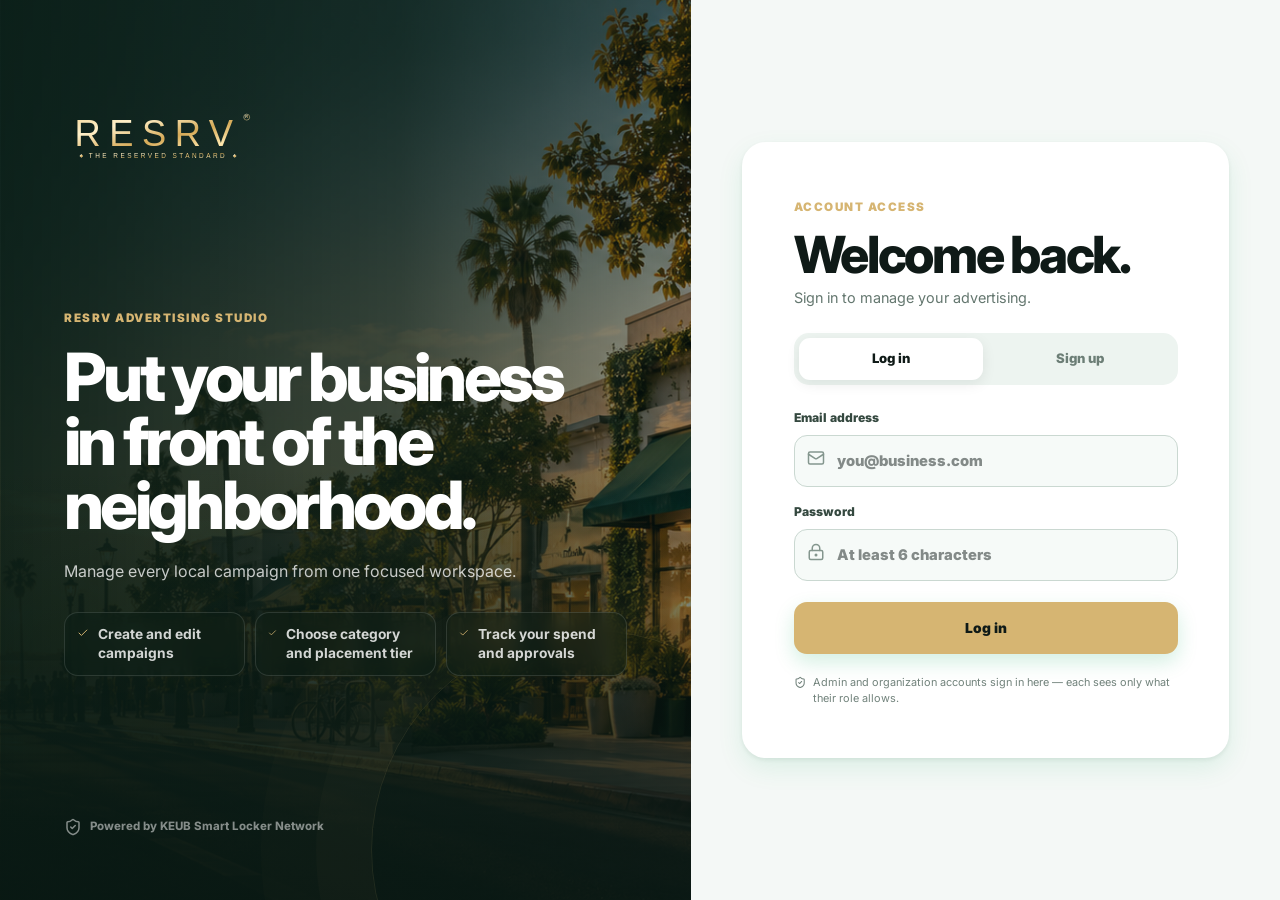
<file: dashboard/performance/index.html>
<!DOCTYPE html><html lang="en" data-scroll-behavior="smooth" style="--keub-banner-image:url(&quot;/keub-neighborhood-banner.png&quot;);--keub-favicon-image:url(&quot;/favicon.svg&quot;)"><head><meta charSet="utf-8"/><meta name="viewport" content="width=device-width, initial-scale=1"/><link rel="preload" as="image" href="/resrv-standards-logo.svg?v=3"/><link rel="stylesheet" href="/_next/static/chunks/3uh_vpcslqll4.css" data-precedence="next"/><link rel="stylesheet" href="/_next/static/chunks/1xq5nooqn3a9g.css" data-precedence="next"/><link rel="preload" as="script" fetchPriority="low" href="/_next/static/chunks/3mc6dra1m0098.js"/><script src="/_next/static/chunks/2i51e627rllld.js" async=""></script><script src="/_next/static/chunks/1mh6a-0e61pyc.js" async=""></script><script src="/_next/static/chunks/42ru0snkltfss.js" async=""></script><script src="/_next/static/chunks/turbopack-1il9p94xoa93k.js" async=""></script><script src="/_next/static/chunks/3fntmmi971322.js" async=""></script><script src="/_next/static/chunks/3t1fbtz1n9-wb.js" async=""></script><script src="/_next/static/chunks/2n265wg16jw5_.js" async=""></script><script src="/_next/static/chunks/3erukqepwueem.js" async=""></script><script src="/_next/static/chunks/0n46wa74ehgei.js" async=""></script><script src="/_next/static/chunks/22yjqcmsua14v.js" async=""></script><script src="/_next/static/chunks/3p7a0t5w4jd0f.js" async=""></script><link rel="preload" href="/_next/static/chunks/3xsm17h-ia6mh.css" as="style"/><title>Business Dashboard | RESRV Advertising</title><meta name="description" content="Manage your organization&#x27;s advertising campaigns, performance and billing."/><link rel="shortcut icon" href="/favicon.svg"/><link rel="icon" href="/favicon.svg"/><script src="/_next/static/chunks/0cz1d0mv5g_q7.js" noModule=""></script></head><body class="antialiased"><div hidden=""><!--$--><!--/$--></div><main class="dashboard-shell"><aside class="dashboard-sidebar"><a class="brand dashboard-brand" href="/auth/"><img src="/resrv-standards-logo.svg?v=3" alt="RESRV — The Reserved Standard"/></a><nav aria-label="Business dashboard"><a href="/dashboard/"><svg xmlns="http://www.w3.org/2000/svg" width="18" height="18" viewBox="0 0 24 24" fill="none" stroke="currentColor" stroke-width="2" stroke-linecap="round" stroke-linejoin="round" class="lucide lucide-layout-dashboard" aria-hidden="true"><rect width="7" height="9" x="3" y="3" rx="1"></rect><rect width="7" height="5" x="14" y="3" rx="1"></rect><rect width="7" height="9" x="14" y="12" rx="1"></rect><rect width="7" height="5" x="3" y="16" rx="1"></rect></svg> <!-- -->Overview</a><a href="/dashboard/campaigns/"><svg xmlns="http://www.w3.org/2000/svg" width="18" height="18" viewBox="0 0 24 24" fill="none" stroke="currentColor" stroke-width="2" stroke-linecap="round" stroke-linejoin="round" class="lucide lucide-megaphone" aria-hidden="true"><path d="M11 6a13 13 0 0 0 8.4-2.8A1 1 0 0 1 21 4v12a1 1 0 0 1-1.6.8A13 13 0 0 0 11 14H5a2 2 0 0 1-2-2V8a2 2 0 0 1 2-2z"></path><path d="M6 14a12 12 0 0 0 2.4 7.2 2 2 0 0 0 3.2-2.4A8 8 0 0 1 10 14"></path><path d="M8 6v8"></path></svg> <!-- -->My Campaigns</a><a href="/dashboard/performance/"><svg xmlns="http://www.w3.org/2000/svg" width="18" height="18" viewBox="0 0 24 24" fill="none" stroke="currentColor" stroke-width="2" stroke-linecap="round" stroke-linejoin="round" class="lucide lucide-chart-column" aria-hidden="true"><path d="M3 3v16a2 2 0 0 0 2 2h16"></path><path d="M18 17V9"></path><path d="M13 17V5"></path><path d="M8 17v-3"></path></svg> <!-- -->Performance</a><a href="/dashboard/billing/"><svg xmlns="http://www.w3.org/2000/svg" width="18" height="18" viewBox="0 0 24 24" fill="none" stroke="currentColor" stroke-width="2" stroke-linecap="round" stroke-linejoin="round" class="lucide lucide-wallet" aria-hidden="true"><path d="M19 7V4a1 1 0 0 0-1-1H5a2 2 0 0 0 0 4h15a1 1 0 0 1 1 1v4h-3a2 2 0 0 0 0 4h3a1 1 0 0 0 1-1v-2a1 1 0 0 0-1-1"></path><path d="M3 5v14a2 2 0 0 0 2 2h15a1 1 0 0 0 1-1v-4"></path></svg> <!-- -->Billing &amp; Plans</a><a href="/advertise/"><svg xmlns="http://www.w3.org/2000/svg" width="18" height="18" viewBox="0 0 24 24" fill="none" stroke="currentColor" stroke-width="2" stroke-linecap="round" stroke-linejoin="round" class="lucide lucide-plus" aria-hidden="true"><path d="M5 12h14"></path><path d="M12 5v14"></path></svg> New campaign</a></nav><div class="dashboard-user dashboard-user-skeleton" aria-hidden="true"><span></span><div><i></i><i></i></div></div></aside><section class="dashboard-main"><div class="dashboard-route-skeleton" aria-label="Loading dashboard"><div></div><section><i></i><i></i><i></i><i></i></section><article></article></div></section></main><script src="/_next/static/chunks/3mc6dra1m0098.js" id="_R_" async=""></script><script>(self.__next_f=self.__next_f||[]).push([0])</script><script>self.__next_f.push([1,"1:\"$Sreact.fragment\"\n2:I[39756,[\"/_next/static/chunks/3fntmmi971322.js\"],\"default\"]\n3:I[37457,[\"/_next/static/chunks/3fntmmi971322.js\"],\"default\"]\n4:I[75699,[\"/_next/static/chunks/3fntmmi971322.js\",\"/_next/static/chunks/3t1fbtz1n9-wb.js\",\"/_next/static/chunks/2n265wg16jw5_.js\"],\"default\"]\n5:I[47257,[\"/_next/static/chunks/3fntmmi971322.js\"],\"ClientPageRoot\"]\n6:I[55736,[\"/_next/static/chunks/3fntmmi971322.js\",\"/_next/static/chunks/3t1fbtz1n9-wb.js\",\"/_next/static/chunks/2n265wg16jw5_.js\",\"/_next/static/chunks/3erukqepwueem.js\",\"/_next/static/chunks/0n46wa74ehgei.js\",\"/_next/static/chunks/22yjqcmsua14v.js\",\"/_next/static/chunks/3p7a0t5w4jd0f.js\"],\"default\"]\n9:I[97367,[\"/_next/static/chunks/3fntmmi971322.js\"],\"OutletBoundary\"]\na:\"$Sreact.suspense\"\nd:I[97367,[\"/_next/static/chunks/3fntmmi971322.js\"],\"ViewportBoundary\"]\nf:I[97367,[\"/_next/static/chunks/3fntmmi971322.js\"],\"MetadataBoundary\"]\n11:I[68027,[\"/_next/static/chunks/3fntmmi971322.js\"],\"default\",1]\n:HL[\"/_next/static/chunks/3uh_vpcslqll4.css\",\"style\"]\n:HL[\"/_next/static/chunks/1xq5nooqn3a9g.css\",\"style\"]\n:HL[\"/_next/static/chunks/3xsm17h-ia6mh.css\",\"style\"]\nc:X\n0:{\"P\":null,\"c\":[\"\",\"dashboard\",\"performance\",\"\"],\"q\":\"\",\"i\":false,\"f\":[[[\"\",{\"children\":[\"dashboard\",{\"children\":[\"performance\",{\"children\":[\"__PAGE__\",{},\"$undefined\",\"$undefined\",4608]},\"$undefined\",\"$undefined\",4608]},\"$undefined\",\"$undefined\",4608]},\"$undefined\",\"$undefined\",4624],[[\"$\",\"$1\",\"c\",{\"children\":[[[\"$\",\"link\",\"0\",{\"rel\":\"stylesheet\",\"href\":\"/_next/static/chunks/3uh_vpcslqll4.css\",\"precedence\":\"next\",\"crossOrigin\":\"$undefined\",\"nonce\":\"$undefined\"}],[\"$\",\"link\",\"1\",{\"rel\":\"stylesheet\",\"href\":\"/_next/static/chunks/1xq5nooqn3a9g.css\",\"precedence\":\"next\",\"crossOrigin\":\"$undefined\",\"nonce\":\"$undefined\"}],[\"$\",\"script\",\"script-0\",{\"src\":\"/_next/static/chunks/3fntmmi971322.js\",\"async\":true,\"nonce\":\"$undefined\"}]],[\"$\",\"html\",null,{\"lang\":\"en\",\"data-scroll-behavior\":\"smooth\",\"style\":{\"--keub-banner-image\":\"url(\\\"/keub-neighborhood-banner.png\\\")\",\"--keub-favicon-image\":\"url(\\\"/favicon.svg\\\")\"},\"children\":[\"$\",\"body\",null,{\"className\":\"antialiased\",\"children\":[\"$\",\"$L2\",null,{\"parallelRouterKey\":\"children\",\"error\":\"$undefined\",\"errorStyles\":\"$undefined\",\"errorScripts\":\"$undefined\",\"template\":[\"$\",\"$L3\",null,{}],\"templateStyles\":\"$undefined\",\"templateScripts\":\"$undefined\",\"notFound\":[[[\"$\",\"title\",null,{\"children\":\"404: This page could not be found.\"}],[\"$\",\"div\",null,{\"style\":{\"fontFamily\":\"system-ui,\\\"Segoe UI\\\",Roboto,Helvetica,Arial,sans-serif,\\\"Apple Color Emoji\\\",\\\"Segoe UI Emoji\\\"\",\"height\":\"100vh\",\"textAlign\":\"center\",\"display\":\"flex\",\"flexDirection\":\"column\",\"alignItems\":\"center\",\"justifyContent\":\"center\"},\"children\":[\"$\",\"div\",null,{\"children\":[[\"$\",\"style\",null,{\"dangerouslySetInnerHTML\":{\"__html\":\"body{color:#000;background:#fff;margin:0}.next-error-h1{border-right:1px solid rgba(0,0,0,.3)}@media (prefers-color-scheme:dark){body{color:#fff;background:#000}.next-error-h1{border-right:1px solid rgba(255,255,255,.3)}}\"}}],[\"$\",\"h1\",null,{\"className\":\"next-error-h1\",\"style\":{\"display\":\"inline-block\",\"margin\":\"0 20px 0 0\",\"padding\":\"0 23px 0 0\",\"fontSize\":24,\"fontWeight\":500,\"verticalAlign\":\"top\",\"lineHeight\":\"49px\"},\"children\":404}],[\"$\",\"div\",null,{\"style\":{\"display\":\"inline-block\"},\"children\":[\"$\",\"h2\",null,{\"style\":{\"fontSize\":14,\"fontWeight\":400,\"lineHeight\":\"49px\",\"margin\":0},\"children\":\"This page could not be found.\"}]}]]}]}]],[]],\"forbidden\":\"$undefined\",\"unauthorized\":\"$undefined\"}]}]}]]}],{\"children\":[[\"$\",\"$1\",\"c\",{\"children\":[[[\"$\",\"script\",\"script-0\",{\"src\":\"/_next/static/chunks/3t1fbtz1n9-wb.js\",\"async\":true,\"nonce\":\"$undefined\"}],[\"$\",\"script\",\"script-1\",{\"src\":\"/_next/static/chunks/2n265wg16jw5_.js\",\"async\":true,\"nonce\":\"$undefined\"}]],[\"$\",\"$L4\",null,{\"children\":[\"$\",\"$L2\",null,{\"parallelRouterKey\":\"children\",\"error\":\"$undefined\",\"errorStyles\":\"$undefined\",\"errorScripts\":\"$undefined\",\"template\":[\"$\",\"$L3\",null,{}],\"templateStyles\":\"$undefined\",\"templateScripts\":\"$undefined\",\"notFound\":\"$undefined\",\"forbidden\":\"$undefined\",\"unauthorized\":\"$undefined\"}]}]]}],{\"children\":[[\"$\",\"$1\",\"c\",{\"children\":[null,[\"$\",\"$L2\",null,{\"parallelRouterKey\":\"children\",\"error\":\"$undefined\",\"errorStyles\":\"$undefined\",\"errorScripts\":\"$undefined\",\"template\":[\"$\",\"$L3\",null,{}],\"templateStyles\":\"$undefined\",\"templateScripts\":\"$undefined\",\"notFound\":\"$undefined\",\"forbidden\":\"$undefined\",\"unauthorized\":\"$undefined\"}]]}],{\"children\":[[\"$\",\"$1\",\"c\",{\"children\":[[\"$\",\"$L5\",null,{\"Component\":\"$6\",\"serverProvidedParams\":{\"searchParams\":{},\"params\":{},\"promises\":[\"$@7\",\"$@8\"]}}],[[\"$\",\"link\",\"0\",{\"rel\":\"stylesheet\",\"href\":\"/_next/static/chunks/3xsm17h-ia6mh.css\",\"precedence\":\"next\",\"crossOrigin\":\"$undefined\",\"nonce\":\"$undefined\"}],[\"$\",\"script\",\"script-0\",{\"src\":\"/_next/static/chunks/3erukqepwueem.js\",\"async\":true,\"nonce\":\"$undefined\"}],[\"$\",\"script\",\"script-1\",{\"src\":\"/_next/static/chunks/0n46wa74ehgei.js\",\"async\":true,\"nonce\":\"$undefined\"}],[\"$\",\"script\",\"script-2\",{\"src\":\"/_next/static/chunks/22yjqcmsua14v.js\",\"async\":true,\"nonce\":\"$undefined\"}],[\"$\",\"script\",\"script-3\",{\"src\":\"/_next/static/chunks/3p7a0t5w4jd0f.js\",\"async\":true,\"nonce\":\"$undefined\"}]],[\"$\",\"$L9\",null,{\"children\":[\"$\",\"$a\",null,{\"name\":\"Next.MetadataOutlet\",\"children\":\"$@b\"}]}]]}],{},null,false,null]},null,false,\"$c\"]},null,false,null]},null,false,null],[\"$\",\"$1\",\"h\",{\"children\":[null,[\"$\",\"$Ld\",null,{\"children\":\"$Le\"}],[\"$\",\"div\",null,{\"hidden\":true,\"children\":[\"$\",\"$Lf\",null,{\"children\":[\"$\",\"$a\",null,{\"name\":\"Next.Metadata\",\"children\":\"$L10\"}]}]}],null]}],false]],\"m\":\"$undefined\",\"G\":[\"$11\",[[\"$\",\"link\",\"0\",{\"rel\":\"stylesheet\",\"href\":\"/_next/static/chunks/3uh_vpcslqll4.css\",\"precedence\":\"next\",\"crossOrigin\":\"$undefined\",\"nonce\":\"$undefined\"}],[\"$\",\"link\",\"1\",{\"rel\":\"stylesheet\",\"href\":\"/_next/static/chunks/1xq5nooqn3a9g.css\",\"precedence\":\"next\",\"crossOrigin\":\"$undefined\",\"nonce\":\"$undefined\"}]]],\"S\":true,\"h\":null,\"r\":\"$undefined\",\"s\":\"$undefined\",\"a\":\"$undefined\",\"l\":\"$undefined\",\"p\":\"$undefined\",\"d\":\"$undefined\",\"b\":\"eM72pmGILC1vqXnhkATOW\"}\nc:C\n7:{}\n8:\"$0:f:0:1:1:children:1:children:1:children:0:props:children:0:props:serverProvidedParams:params\"\ne:[[\"$\",\"meta\",\"0\",{\"charSet\":\"utf-8\"}],[\"$\",\"meta\",\"1\",{\"name\":\"viewport\",\"content\":\"width=device-width, initial-scale=1\"}]]\n12:I[27201,[\"/_next/static/chunks/3fntmmi971322.js\"],\"IconMark\"]\nb:null\n10:[[\"$\",\"title\",\"0\",{\"children\":\"Business Dashboard | RESRV Advertising\"}],[\"$\",\"meta\",\"1\",{\"name\":\"description\",\"content\":\"Manage your organization's advertising campaigns, performance and billing.\"}],[\"$\",\"link\",\"2\",{\"rel\":\"shortcut icon\",\"href\":\"/favicon.svg\"}],[\"$\",\"link\",\"3\",{\"rel\":\"icon\",\"href\":\"/favicon.svg\"}],[\"$\",\"$L12\",\"4\",{}]]\n"])</script></body></html>
</file>
<file: _next/static/chunks/3uh_vpcslqll4.css>
@import "https://fonts.googleapis.com/css2?family=Inter:wght@400;500;600;700;800;900&family=Playfair+Display:wght@700;800;900&display=swap";
@layer properties{@supports (((-webkit-hyphens:none)) and (not (margin-trim:inline))) or ((-moz-orient:inline) and (not (color:rgb(from red r g b)))){:root,:host{--shimmer-angle:20deg}*,:before,:after,::backdrop{--tw-translate-x:0;--tw-translate-y:0;--tw-translate-z:0;--tw-rotate-x:initial;--tw-rotate-y:initial;--tw-rotate-z:initial;--tw-skew-x:initial;--tw-skew-y:initial;--tw-scroll-snap-strictness:proximity;--tw-space-x-reverse:0;--tw-border-style:solid;--tw-leading:initial;--tw-font-weight:initial;--tw-tracking:initial;--tw-ordinal:initial;--tw-slashed-zero:initial;--tw-numeric-figure:initial;--tw-numeric-spacing:initial;--tw-numeric-fraction:initial;--tw-shadow:0 0 #0000;--tw-shadow-color:initial;--tw-shadow-alpha:100%;--tw-inset-shadow:0 0 #0000;--tw-inset-shadow-color:initial;--tw-inset-shadow-alpha:100%;--tw-ring-color:initial;--tw-ring-shadow:0 0 #0000;--tw-inset-ring-color:initial;--tw-inset-ring-shadow:0 0 #0000;--tw-ring-inset:initial;--tw-ring-offset-width:0px;--tw-ring-offset-color:#fff;--tw-ring-offset-shadow:0 0 #0000;--tw-outline-style:solid;--tw-duration:initial;--tw-ease:initial;--tw-content:"";--tw-scale-x:1;--tw-scale-y:1;--tw-scale-z:1;--tw-animation-delay:0s;--tw-animation-direction:normal;--tw-animation-duration:initial;--tw-animation-fill-mode:none;--tw-animation-iteration-count:1;--tw-enter-blur:0;--tw-enter-opacity:1;--tw-enter-rotate:0;--tw-enter-scale:1;--tw-enter-translate-x:0;--tw-enter-translate-y:0;--tw-exit-blur:0;--tw-exit-opacity:1;--tw-exit-rotate:0;--tw-exit-scale:1;--tw-exit-translate-x:0;--tw-exit-translate-y:0;--scroll-fade-t:0px;--scroll-fade-b:0px;--scroll-fade-s:0px;--scroll-fade-e:0px;--scroll-fade-mask:initial;--shimmer-image:initial;--shimmer-text-fill:initial}}}@layer theme{:root,:host{--font-mono:ui-monospace, SFMono-Regular, Menlo, Monaco, Consolas, "Liberation Mono", "Courier New", monospace;--color-black:#000;--color-white:#fff;--spacing:.25rem;--container-xs:20rem;--container-sm:24rem;--container-lg:32rem;--text-xs:.75rem;--text-xs--line-height:calc(1 / .75);--text-sm:.875rem;--text-sm--line-height:calc(1.25 / .875);--text-base:1rem;--text-base--line-height:calc(1.5 / 1);--text-lg:1.125rem;--text-lg--line-height:calc(1.75 / 1.125);--font-weight-normal:400;--font-weight-medium:500;--font-weight-semibold:600;--tracking-tight:-.025em;--tracking-widest:.1em;--leading-tight:1.25;--leading-snug:1.375;--leading-normal:1.5;--leading-relaxed:1.625;--radius-xs:.125rem;--radius-sm:.25rem;--radius-md:.375rem;--radius-lg:.5rem;--radius-xl:.75rem;--ease-in-out:cubic-bezier(.4, 0, .2, 1);--animate-spin:spin 1s linear infinite;--animate-pulse:pulse 2s cubic-bezier(.4, 0, .6, 1) infinite;--aspect-video:16 / 9;--default-transition-duration:.15s;--default-transition-timing-function:cubic-bezier(.4, 0, .2, 1);--default-font-family:Inter, Arial, Helvetica, sans-serif;--default-mono-font-family:var(--font-mono);--color-border:var(--border)}}@layer base{*,:after,:before,::backdrop{box-sizing:border-box;border:0 solid;margin:0;padding:0}::file-selector-button{box-sizing:border-box;border:0 solid;margin:0;padding:0}html,:host{-webkit-text-size-adjust:100%;tab-size:4;line-height:1.5;font-family:var(--default-font-family,ui-sans-serif, system-ui, sans-serif, "Apple Color Emoji", "Segoe UI Emoji", "Segoe UI Symbol", "Noto Color Emoji");font-feature-settings:var(--default-font-feature-settings,normal);font-variation-settings:var(--default-font-variation-settings,normal);-webkit-tap-highlight-color:transparent}hr{height:0;color:inherit;border-top-width:1px}abbr:where([title]){-webkit-text-decoration:underline dotted;text-decoration:underline dotted}h1,h2,h3,h4,h5,h6{font-size:inherit;font-weight:inherit}a{color:inherit;-webkit-text-decoration:inherit;-webkit-text-decoration:inherit;-webkit-text-decoration:inherit;-webkit-text-decoration:inherit;text-decoration:inherit}b,strong{font-weight:bolder}code,kbd,samp,pre{font-family:var(--default-mono-font-family,ui-monospace, SFMono-Regular, Menlo, Monaco, Consolas, "Liberation Mono", "Courier New", monospace);font-feature-settings:var(--default-mono-font-feature-settings,normal);font-variation-settings:var(--default-mono-font-variation-settings,normal);font-size:1em}small{font-size:80%}sub,sup{vertical-align:baseline;font-size:75%;line-height:0;position:relative}sub{bottom:-.25em}sup{top:-.5em}table{text-indent:0;border-color:inherit;border-collapse:collapse}:-moz-focusring{outline:auto}progress{vertical-align:baseline}summary{display:list-item}ol,ul,menu{list-style:none}img,svg,video,canvas,audio,iframe,embed,object{vertical-align:middle;display:block}img,video{max-width:100%;height:auto}button,input,select,optgroup,textarea{font:inherit;font-feature-settings:inherit;font-variation-settings:inherit;letter-spacing:inherit;color:inherit;opacity:1;background-color:#0000;border-radius:0}::file-selector-button{font:inherit;font-feature-settings:inherit;font-variation-settings:inherit;letter-spacing:inherit;color:inherit;opacity:1;background-color:#0000;border-radius:0}:where(select:is([multiple],[size])) optgroup{font-weight:bolder}:where(select:is([multiple],[size])) optgroup option{padding-inline-start:20px}::file-selector-button{margin-inline-end:4px}::placeholder{opacity:1}@supports (not ((-webkit-appearance:-apple-pay-button))) or (contain-intrinsic-size:1px){::placeholder{color:currentColor}@supports (color:color-mix(in lab, red, red)){::placeholder{color:color-mix(in oklab, currentcolor 50%, transparent)}}}textarea{resize:vertical}::-webkit-search-decoration{-webkit-appearance:none}::-webkit-date-and-time-value{min-height:1lh;text-align:inherit}::-webkit-datetime-edit{display:inline-flex}::-webkit-datetime-edit-fields-wrapper{padding:0}::-webkit-datetime-edit{padding-block:0}::-webkit-datetime-edit-year-field{padding-block:0}::-webkit-datetime-edit-month-field{padding-block:0}::-webkit-datetime-edit-day-field{padding-block:0}::-webkit-datetime-edit-hour-field{padding-block:0}::-webkit-datetime-edit-minute-field{padding-block:0}::-webkit-datetime-edit-second-field{padding-block:0}::-webkit-datetime-edit-millisecond-field{padding-block:0}::-webkit-datetime-edit-meridiem-field{padding-block:0}::-webkit-calendar-picker-indicator{line-height:1}:-moz-ui-invalid{box-shadow:none}button,input:where([type=button],[type=reset],[type=submit]){appearance:button}::file-selector-button{appearance:button}::-webkit-inner-spin-button{height:auto}::-webkit-outer-spin-button{height:auto}[hidden]:where(:not([hidden=until-found])){display:none!important}}@layer components;@layer utilities{.\@container\/card-header{container:card-header/inline-size}.\@container\/field-group{container:field-group/inline-size}.pointer-events-none{pointer-events:none}.invisible{visibility:hidden}.visible{visibility:visible}.sr-only{clip-path:inset(50%);white-space:nowrap;border-width:0;width:1px;height:1px;margin:-1px;padding:0;position:absolute;overflow:hidden}.absolute{position:absolute}.fixed{position:fixed}.relative{position:relative}.static{position:static}.inset-0{inset:calc(var(--spacing) * 0)}.inset-x-0{inset-inline:calc(var(--spacing) * 0)}.inset-y-0{inset-block:calc(var(--spacing) * 0)}.inset-s-1\/2{inset-inline-start:50%}.start{inset-inline-start:var(--spacing)}.end{inset-inline-end:var(--spacing)}.-top-12{top:calc(var(--spacing) * -12)}.top-0{top:calc(var(--spacing) * 0)}.top-1\.5{top:calc(var(--spacing) * 1.5)}.top-1\/2{top:50%}.top-3\.5{top:calc(var(--spacing) * 3.5)}.top-4{top:calc(var(--spacing) * 4)}.top-\[1px\]{top:1px}.top-\[50\%\]{top:50%}.top-\[60\%\]{top:60%}.top-full{top:100%}.-right-12{right:calc(var(--spacing) * -12)}.right-0{right:calc(var(--spacing) * 0)}.right-1{right:calc(var(--spacing) * 1)}.right-2{right:calc(var(--spacing) * 2)}.right-3{right:calc(var(--spacing) * 3)}.right-3\.5{right:calc(var(--spacing) * 3.5)}.right-4{right:calc(var(--spacing) * 4)}.-bottom-12{bottom:calc(var(--spacing) * -12)}.bottom-0{bottom:calc(var(--spacing) * 0)}.-left-12{left:calc(var(--spacing) * -12)}.left-0{left:calc(var(--spacing) * 0)}.left-1\/2{left:50%}.left-2{left:calc(var(--spacing) * 2)}.left-3{left:calc(var(--spacing) * 3)}.left-\[50\%\]{left:50%}.isolate{isolation:isolate}.z-10{z-index:10}.z-20{z-index:20}.z-50{z-index:50}.z-\[1\]{z-index:1}.order-first{order:-9999}.order-last{order:9999}.col-start-2{grid-column-start:2}.row-span-2{grid-row:span 2/span 2}.row-start-1{grid-row-start:1}.m-0\!{margin:calc(var(--spacing) * 0)!important}.-mx-1{margin-inline:calc(var(--spacing) * -1)}.mx-2{margin-inline:calc(var(--spacing) * 2)}.mx-3\.5{margin-inline:calc(var(--spacing) * 3.5)}.mx-auto{margin-inline:auto}.-my-2{margin-block:calc(var(--spacing) * -2)}.my-0{margin-block:calc(var(--spacing) * 0)}.my-0\.5{margin-block:calc(var(--spacing) * .5)}.my-1{margin-block:calc(var(--spacing) * 1)}.-mt-4{margin-top:calc(var(--spacing) * -4)}.mt-0\.5{margin-top:calc(var(--spacing) * .5)}.mt-1\.5{margin-top:calc(var(--spacing) * 1.5)}.mt-2{margin-top:calc(var(--spacing) * 2)}.mt-4{margin-top:calc(var(--spacing) * 4)}.mt-auto{margin-top:auto}.mb-2{margin-bottom:calc(var(--spacing) * 2)}.mb-3{margin-bottom:calc(var(--spacing) * 3)}.-ml-1{margin-left:calc(var(--spacing) * -1)}.-ml-4{margin-left:calc(var(--spacing) * -4)}.ml-1{margin-left:calc(var(--spacing) * 1)}.ml-4{margin-left:calc(var(--spacing) * 4)}.ml-auto{margin-left:auto}.line-clamp-1{-webkit-line-clamp:1;-webkit-box-orient:vertical;display:-webkit-box;overflow:hidden}.line-clamp-2{-webkit-line-clamp:2;-webkit-box-orient:vertical;display:-webkit-box;overflow:hidden}.block{display:block}.contents{display:contents}.flex{display:flex}.grid{display:grid}.hidden{display:none}.inline{display:inline}.inline-flex{display:inline-flex}.table{display:table}.table-caption{display:table-caption}.table-cell{display:table-cell}.table-row{display:table-row}.field-sizing-content{field-sizing:content}.aspect-square{aspect-ratio:1}.aspect-video{aspect-ratio:var(--aspect-video)}.size-\(--cell-size\){width:var(--cell-size);height:var(--cell-size)}.size-2{width:calc(var(--spacing) * 2);height:calc(var(--spacing) * 2)}.size-2\.5{width:calc(var(--spacing) * 2.5);height:calc(var(--spacing) * 2.5)}.size-3{width:calc(var(--spacing) * 3);height:calc(var(--spacing) * 3)}.size-3\.5{width:calc(var(--spacing) * 3.5);height:calc(var(--spacing) * 3.5)}.size-4{width:calc(var(--spacing) * 4);height:calc(var(--spacing) * 4)}.size-6{width:calc(var(--spacing) * 6);height:calc(var(--spacing) * 6)}.size-7{width:calc(var(--spacing) * 7);height:calc(var(--spacing) * 7)}.size-8{width:calc(var(--spacing) * 8);height:calc(var(--spacing) * 8)}.size-9{width:calc(var(--spacing) * 9);height:calc(var(--spacing) * 9)}.size-10{width:calc(var(--spacing) * 10);height:calc(var(--spacing) * 10)}.size-16{width:calc(var(--spacing) * 16);height:calc(var(--spacing) * 16)}.size-auto{width:auto;height:auto}.size-full{width:100%;height:100%}.h-\(--cell-size\){height:var(--cell-size)}.h-1\.5{height:calc(var(--spacing) * 1.5)}.h-2{height:calc(var(--spacing) * 2)}.h-2\.5{height:calc(var(--spacing) * 2.5)}.h-4{height:calc(var(--spacing) * 4)}.h-5{height:calc(var(--spacing) * 5)}.h-6{height:calc(var(--spacing) * 6)}.h-7{height:calc(var(--spacing) * 7)}.h-8{height:calc(var(--spacing) * 8)}.h-9{height:calc(var(--spacing) * 9)}.h-10{height:calc(var(--spacing) * 10)}.h-12{height:calc(var(--spacing) * 12)}.h-\[calc\(--spacing\(5\.5\)\)\]{height:calc(calc(var(--spacing) * 5.5))}.h-\[calc\(100\%-1px\)\]{height:calc(100% - 1px)}.h-\[var\(--radix-navigation-menu-viewport-height\)\]{height:var(--radix-navigation-menu-viewport-height)}.h-\[var\(--radix-select-trigger-height\)\]{height:var(--radix-select-trigger-height)}.h-auto{height:auto}.h-full{height:100%}.h-max{height:max-content}.h-px{height:1px}.h-svh{height:100svh}.max-h-\(--radix-context-menu-content-available-height\){max-height:var(--radix-context-menu-content-available-height)}.max-h-\(--radix-dropdown-menu-content-available-height\){max-height:var(--radix-dropdown-menu-content-available-height)}.max-h-\(--radix-select-content-available-height\){max-height:var(--radix-select-content-available-height)}.max-h-96{max-height:calc(var(--spacing) * 96)}.max-h-\[300px\]{max-height:300px}.max-h-\[min\(calc\(--spacing\(96\)---spacing\(9\)\)\,calc\(var\(--available-height\)---spacing\(9\)\)\)\]{max-height:min(calc(calc(var(--spacing) * 96) - calc(var(--spacing) * 9)), calc(var(--available-height) - calc(var(--spacing) * 9)))}.min-h-0{min-height:calc(var(--spacing) * 0)}.min-h-4{min-height:calc(var(--spacing) * 4)}.min-h-9{min-height:calc(var(--spacing) * 9)}.min-h-16{min-height:calc(var(--spacing) * 16)}.min-h-full{min-height:100%}.min-h-svh{min-height:100svh}.w-\(--anchor-width\){width:var(--anchor-width)}.w-\(--cell-size\){width:var(--cell-size)}.w-\(--sidebar-width\){width:var(--sidebar-width)}.w-0{width:calc(var(--spacing) * 0)}.w-1{width:calc(var(--spacing) * 1)}.w-2{width:calc(var(--spacing) * 2)}.w-2\.5{width:calc(var(--spacing) * 2.5)}.w-3{width:calc(var(--spacing) * 3)}.w-3\/4{width:75%}.w-4{width:calc(var(--spacing) * 4)}.w-5{width:calc(var(--spacing) * 5)}.w-9{width:calc(var(--spacing) * 9)}.w-10{width:calc(var(--spacing) * 10)}.w-24{width:calc(var(--spacing) * 24)}.w-64{width:calc(var(--spacing) * 64)}.w-72{width:calc(var(--spacing) * 72)}.w-\[100px\]{width:100px}.w-auto{width:auto}.w-fit{width:fit-content}.w-full{width:100%}.w-max{width:max-content}.w-px{width:1px}.max-w-\(--available-width\){max-width:var(--available-width)}.max-w-\(--skeleton-width\){max-width:var(--skeleton-width)}.max-w-\[80\%\]{max-width:80%}.max-w-\[calc\(100\%-2rem\)\]{max-width:calc(100% - 2rem)}.max-w-full{max-width:100%}.max-w-max{max-width:max-content}.max-w-sm{max-width:var(--container-sm)}.min-w-\(--cell-size\){min-width:var(--cell-size)}.min-w-0{min-width:calc(var(--spacing) * 0)}.min-w-5{min-width:calc(var(--spacing) * 5)}.min-w-8{min-width:calc(var(--spacing) * 8)}.min-w-9{min-width:calc(var(--spacing) * 9)}.min-w-10{min-width:calc(var(--spacing) * 10)}.min-w-16{min-width:calc(var(--spacing) * 16)}.min-w-40{min-width:calc(var(--spacing) * 40)}.min-w-\[8rem\]{min-width:8rem}.min-w-\[12rem\]{min-width:12rem}.min-w-\[calc\(var\(--anchor-width\)\+--spacing\(7\)\)\]{min-width:calc(var(--anchor-width) + calc(var(--spacing) * 7))}.min-w-\[var\(--radix-select-trigger-width\)\]{min-width:var(--radix-select-trigger-width)}.flex-1{flex:1}.shrink-0{flex-shrink:0}.grow{flex-grow:1}.grow-0{flex-grow:0}.basis-full{flex-basis:100%}.caption-bottom{caption-side:bottom}.border-collapse{border-collapse:collapse}.origin-\(--radix-context-menu-content-transform-origin\){transform-origin:var(--radix-context-menu-content-transform-origin)}.origin-\(--radix-dropdown-menu-content-transform-origin\){transform-origin:var(--radix-dropdown-menu-content-transform-origin)}.origin-\(--radix-hover-card-content-transform-origin\){transform-origin:var(--radix-hover-card-content-transform-origin)}.origin-\(--radix-menubar-content-transform-origin\){transform-origin:var(--radix-menubar-content-transform-origin)}.origin-\(--radix-popover-content-transform-origin\){transform-origin:var(--radix-popover-content-transform-origin)}.origin-\(--radix-select-content-transform-origin\){transform-origin:var(--radix-select-content-transform-origin)}.origin-\(--radix-tooltip-content-transform-origin\){transform-origin:var(--radix-tooltip-content-transform-origin)}.origin-\(--transform-origin\){transform-origin:var(--transform-origin)}.-translate-x-1\/2{--tw-translate-x:calc(calc(1 / 2 * 100%) * -1);translate:var(--tw-translate-x) var(--tw-translate-y)}.-translate-x-px{--tw-translate-x:-1px;translate:var(--tw-translate-x) var(--tw-translate-y)}.translate-x-\[-50\%\]{--tw-translate-x:-50%;translate:var(--tw-translate-x) var(--tw-translate-y)}.translate-x-px{--tw-translate-x:1px;translate:var(--tw-translate-x) var(--tw-translate-y)}.-translate-y-1\/2{--tw-translate-y:calc(calc(1 / 2 * 100%) * -1);translate:var(--tw-translate-x) var(--tw-translate-y)}.-translate-y-3\/4{--tw-translate-y:calc(calc(3 / 4 * 100%) * -1);translate:var(--tw-translate-x) var(--tw-translate-y)}.translate-y-0\.5{--tw-translate-y:calc(var(--spacing) * .5);translate:var(--tw-translate-x) var(--tw-translate-y)}.translate-y-3\/4{--tw-translate-y:calc(3 / 4 * 100%);translate:var(--tw-translate-x) var(--tw-translate-y)}.translate-y-\[-50\%\]{--tw-translate-y:-50%;translate:var(--tw-translate-x) var(--tw-translate-y)}.translate-y-\[calc\(-50\%_-_2px\)\]{--tw-translate-y:calc(-50% - 2px);translate:var(--tw-translate-x) var(--tw-translate-y)}.rotate-45{rotate:45deg}.rotate-90{rotate:90deg}.transform{transform:var(--tw-rotate-x,) var(--tw-rotate-y,) var(--tw-rotate-z,) var(--tw-skew-x,) var(--tw-skew-y,)}.scroll-fade-x{--_scroll-fade-size-s:var(--scroll-fade-s-size,var(--scroll-fade-size,min(12%, calc(var(--spacing) * 10))));--_scroll-fade-size-e:var(--scroll-fade-e-size,var(--scroll-fade-size,min(12%, calc(var(--spacing) * 10))));--scroll-fade-inline:linear-gradient(to right, transparent 0, #000 var(--scroll-fade-s,0px), #000 calc(100% - var(--scroll-fade-e,0px)), transparent 100%)}.scroll-fade-x:where([dir=rtl],[dir=rtl] *){--scroll-fade-inline:linear-gradient(to left, transparent 0, #000 var(--scroll-fade-s,0px), #000 calc(100% - var(--scroll-fade-e,0px)), transparent 100%)}.scroll-fade-x{-webkit-mask-image:var(--scroll-fade-mask,var(--scroll-fade-inline));-webkit-mask-image:var(--scroll-fade-mask,var(--scroll-fade-inline));-webkit-mask-image:var(--scroll-fade-mask,var(--scroll-fade-inline));-webkit-mask-image:var(--scroll-fade-mask,var(--scroll-fade-inline));mask-image:var(--scroll-fade-mask,var(--scroll-fade-inline));-webkit-mask-composite:source-in;-webkit-mask-composite:source-in;-webkit-mask-composite:source-in;-webkit-mask-repeat:no-repeat;mask-repeat:no-repeat;-webkit-mask-composite:source-in;mask-composite:intersect}@supports (animation-timeline:scroll()){.scroll-fade-x{animation:1ms ease-in-out scroll-fade-reveal-s,1ms ease-in-out scroll-fade-reveal-e;animation-timeline:scroll(self inline),scroll(self inline);animation-range:0 var(--scroll-fade-reveal,calc(var(--spacing) * 24)), calc(100% - var(--scroll-fade-reveal,calc(var(--spacing) * 24))) 100%;animation-fill-mode:both}}@supports not (animation-timeline:scroll()){.scroll-fade-x{--scroll-fade-s:var(--_scroll-fade-size-s);--scroll-fade-e:var(--_scroll-fade-size-e)}}.scroll-fade-b{--_scroll-fade-size-b:var(--scroll-fade-b-size,var(--scroll-fade-size,min(12%, calc(var(--spacing) * 10))));--scroll-fade-mask:linear-gradient(to bottom, #000 0, #000 calc(100% - var(--scroll-fade-b,0px)), transparent 100%);-webkit-mask-image:var(--scroll-fade-mask);-webkit-mask-image:var(--scroll-fade-mask);-webkit-mask-image:var(--scroll-fade-mask);-webkit-mask-image:var(--scroll-fade-mask);mask-image:var(--scroll-fade-mask);-webkit-mask-composite:source-in;-webkit-mask-composite:source-in;-webkit-mask-composite:source-in;-webkit-mask-repeat:no-repeat;mask-repeat:no-repeat;-webkit-mask-composite:source-in;mask-composite:intersect}@supports (animation-timeline:scroll()){.scroll-fade-b{animation:1ms ease-in-out scroll-fade-reveal-b;animation-timeline:scroll(self y);animation-range:calc(100% - var(--scroll-fade-reveal,calc(var(--spacing) * 24))) 100%;animation-fill-mode:both}}@supports not (animation-timeline:scroll()){.scroll-fade-b{--scroll-fade-b:var(--_scroll-fade-size-b)}}.animate-caret-blink{animation:1.25s ease-out infinite caret-blink}.animate-in{animation:enter var(--tw-animation-duration,var(--tw-duration,.15s))var(--tw-ease,ease)var(--tw-animation-delay,0s)var(--tw-animation-iteration-count,1)var(--tw-animation-direction,normal)var(--tw-animation-fill-mode,none)}.animate-pulse{animation:var(--animate-pulse)}.animate-spin{animation:var(--animate-spin)}.cursor-default{cursor:default}.cursor-text{cursor:text}.touch-none{touch-action:none}.resize-none{resize:none}.snap-x{scroll-snap-type:x var(--tw-scroll-snap-strictness)}.snap-mandatory{--tw-scroll-snap-strictness:mandatory}.scroll-my-1{scroll-margin-block:calc(var(--spacing) * 1)}.scroll-px-1{scroll-padding-inline:calc(var(--spacing) * 1)}.scroll-py-1{scroll-padding-block:calc(var(--spacing) * 1)}.list-disc{list-style-type:disc}.list-none{list-style-type:none}.appearance-none{appearance:none}.auto-rows-min{grid-auto-rows:min-content}.grid-cols-\[0_1fr\]{grid-template-columns:0 1fr}.grid-rows-\[auto_1fr\]{grid-template-rows:auto 1fr}.grid-rows-\[auto_auto\]{grid-template-rows:auto auto}.flex-col{flex-direction:column}.flex-col-reverse{flex-direction:column-reverse}.flex-row{flex-direction:row}.flex-wrap{flex-wrap:wrap}.place-content-center{place-content:center}.place-items-center{place-items:center}.items-center{align-items:center}.items-end{align-items:flex-end}.items-start{align-items:flex-start}.items-stretch{align-items:stretch}.justify-between{justify-content:space-between}.justify-center{justify-content:center}.justify-start{justify-content:flex-start}.justify-items-start{justify-items:start}.gap-0\.5{gap:calc(var(--spacing) * .5)}.gap-1{gap:calc(var(--spacing) * 1)}.gap-1\.5{gap:calc(var(--spacing) * 1.5)}.gap-2{gap:calc(var(--spacing) * 2)}.gap-2\.5{gap:calc(var(--spacing) * 2.5)}.gap-3{gap:calc(var(--spacing) * 3)}.gap-4{gap:calc(var(--spacing) * 4)}.gap-6{gap:calc(var(--spacing) * 6)}.gap-7{gap:calc(var(--spacing) * 7)}.gap-8{gap:calc(var(--spacing) * 8)}.gap-\[--spacing\(var\(--gap\)\)\]{gap:calc(var(--spacing) * var(--gap))}:where(.-space-x-2>:not(:last-child)){--tw-space-x-reverse:0;margin-inline-start:calc(calc(var(--spacing) * -2) * var(--tw-space-x-reverse));margin-inline-end:calc(calc(var(--spacing) * -2) * calc(1 - var(--tw-space-x-reverse)))}.gap-y-0\.5{row-gap:calc(var(--spacing) * .5)}.self-end{align-self:flex-end}.self-start{align-self:flex-start}.self-stretch{align-self:stretch}.justify-self-end{justify-self:flex-end}.truncate{text-overflow:ellipsis;white-space:nowrap;overflow:hidden}.overflow-auto{overflow:auto}.overflow-hidden{overflow:hidden}.overflow-x-auto{overflow-x:auto}.overflow-x-hidden{overflow-x:hidden}.overflow-y-auto{overflow-y:auto}.overscroll-contain{overscroll-behavior:contain}.overscroll-x-contain{overscroll-behavior-x:contain}.rounded-\[2px\]{border-radius:2px}.rounded-\[4px\]{border-radius:4px}.rounded-\[calc\(var\(--radius\)-5px\)\]{border-radius:calc(var(--radius) - 5px)}.rounded-\[inherit\]{border-radius:inherit}.rounded-full{border-radius:3.40282e38px}.rounded-lg{border-radius:var(--radius-lg)}.rounded-md{border-radius:var(--radius-md)}.rounded-none{border-radius:0}.rounded-sm{border-radius:var(--radius-sm)}.rounded-xl{border-radius:var(--radius-xl)}.rounded-xs{border-radius:var(--radius-xs)}.rounded-l-md{border-top-left-radius:var(--radius-md);border-bottom-left-radius:var(--radius-md)}.rounded-tl-sm{border-top-left-radius:var(--radius-sm)}.rounded-r-md{border-top-right-radius:var(--radius-md);border-bottom-right-radius:var(--radius-md)}.border{border-style:var(--tw-border-style);border-width:1px}.border-0{border-style:var(--tw-border-style);border-width:0}.border-\[1\.5px\]{border-style:var(--tw-border-style);border-width:1.5px}.border-y{border-block-style:var(--tw-border-style);border-block-width:1px}.border-t{border-top-style:var(--tw-border-style);border-top-width:1px}.border-r{border-right-style:var(--tw-border-style);border-right-width:1px}.border-b{border-bottom-style:var(--tw-border-style);border-bottom-width:1px}.border-l{border-left-style:var(--tw-border-style);border-left-width:1px}.border-dashed{--tw-border-style:dashed;border-style:dashed}.border-none{--tw-border-style:none;border-style:none}.border-\(--color-border\){border-color:var(--color-border)}.border-border,.border-border\/50{border-color:var(--border)}@supports (color:color-mix(in lab, red, red)){.border-border\/50{border-color:color-mix(in oklab, var(--border) 50%, transparent)}}.border-primary{border-color:var(--primary)}.border-transparent{border-color:#0000}.border-t-transparent{border-top-color:#0000}.border-l-transparent{border-left-color:#0000}.bg-\(--color-bg\){background-color:var(--color-bg)}.bg-\[Canvas\]{background-color:canvas}.bg-accent{background-color:var(--accent)}.bg-background{background-color:var(--background)}.bg-black\/50{background-color:#00000080}@supports (color:color-mix(in lab, red, red)){.bg-black\/50{background-color:color-mix(in oklab, var(--color-black) 50%, transparent)}}.bg-border{background-color:var(--border)}.bg-card{background-color:var(--card)}.bg-foreground{background-color:var(--foreground)}.bg-muted,.bg-muted\/50{background-color:var(--muted)}@supports (color:color-mix(in lab, red, red)){.bg-muted\/50{background-color:color-mix(in oklab, var(--muted) 50%, transparent)}}.bg-primary,.bg-primary\/20{background-color:var(--primary)}@supports (color:color-mix(in lab, red, red)){.bg-primary\/20{background-color:color-mix(in oklab, var(--primary) 20%, transparent)}}.bg-secondary{background-color:var(--secondary)}.bg-transparent{background-color:#0000}.bg-white{background-color:var(--color-white)}.bg-clip-padding{background-clip:padding-box}.fill-current{fill:currentColor}.fill-foreground{fill:var(--foreground)}.fill-primary{fill:var(--primary)}.p-0{padding:calc(var(--spacing) * 0)}.p-1{padding:calc(var(--spacing) * 1)}.p-2{padding:calc(var(--spacing) * 2)}.p-3{padding:calc(var(--spacing) * 3)}.p-4{padding:calc(var(--spacing) * 4)}.p-6{padding:calc(var(--spacing) * 6)}.p-\[3px\]{padding:3px}.p-px{padding:1px}.px-\(--cell-size\){padding-inline:var(--cell-size)}.px-1{padding-inline:calc(var(--spacing) * 1)}.px-1\.5{padding-inline:calc(var(--spacing) * 1.5)}.px-2{padding-inline:calc(var(--spacing) * 2)}.px-2\.5{padding-inline:calc(var(--spacing) * 2.5)}.px-3{padding-inline:calc(var(--spacing) * 3)}.px-4{padding-inline:calc(var(--spacing) * 4)}.px-6{padding-inline:calc(var(--spacing) * 6)}.py-0\.5{padding-block:calc(var(--spacing) * .5)}.py-1{padding-block:calc(var(--spacing) * 1)}.py-1\.5{padding-block:calc(var(--spacing) * 1.5)}.py-2{padding-block:calc(var(--spacing) * 2)}.py-3{padding-block:calc(var(--spacing) * 3)}.py-4{padding-block:calc(var(--spacing) * 4)}.py-6{padding-block:calc(var(--spacing) * 6)}.pt-0{padding-top:calc(var(--spacing) * 0)}.pt-3{padding-top:calc(var(--spacing) * 3)}.pt-4{padding-top:calc(var(--spacing) * 4)}.pr-1{padding-right:calc(var(--spacing) * 1)}.pr-2{padding-right:calc(var(--spacing) * 2)}.pr-2\.5{padding-right:calc(var(--spacing) * 2.5)}.pr-3{padding-right:calc(var(--spacing) * 3)}.pr-8{padding-right:calc(var(--spacing) * 8)}.pr-9{padding-right:calc(var(--spacing) * 9)}.pb-2{padding-bottom:calc(var(--spacing) * 2)}.pb-3{padding-bottom:calc(var(--spacing) * 3)}.pb-4{padding-bottom:calc(var(--spacing) * 4)}.pl-2{padding-left:calc(var(--spacing) * 2)}.pl-3{padding-left:calc(var(--spacing) * 3)}.pl-4{padding-left:calc(var(--spacing) * 4)}.pl-8{padding-left:calc(var(--spacing) * 8)}.text-center{text-align:center}.text-left{text-align:left}.align-middle{vertical-align:middle}.font-mono{font-family:var(--font-mono)}.font-sans{font-family:Inter,Arial,Helvetica,sans-serif}.text-base{font-size:var(--text-base);line-height:var(--tw-leading,var(--text-base--line-height))}.text-lg{font-size:var(--text-lg);line-height:var(--tw-leading,var(--text-lg--line-height))}.text-sm{font-size:var(--text-sm);line-height:var(--tw-leading,var(--text-sm--line-height))}.text-sm\/relaxed{font-size:var(--text-sm);line-height:var(--leading-relaxed)}.text-xs{font-size:var(--text-xs);line-height:var(--tw-leading,var(--text-xs--line-height))}.text-\[0\.8rem\]{font-size:.8rem}.leading-none{--tw-leading:1;line-height:1}.leading-normal{--tw-leading:var(--leading-normal);line-height:var(--leading-normal)}.leading-relaxed{--tw-leading:var(--leading-relaxed);line-height:var(--leading-relaxed)}.leading-snug{--tw-leading:var(--leading-snug);line-height:var(--leading-snug)}.leading-tight{--tw-leading:var(--leading-tight);line-height:var(--leading-tight)}.font-medium{--tw-font-weight:var(--font-weight-medium);font-weight:var(--font-weight-medium)}.font-normal{--tw-font-weight:var(--font-weight-normal);font-weight:var(--font-weight-normal)}.font-semibold{--tw-font-weight:var(--font-weight-semibold);font-weight:var(--font-weight-semibold)}.tracking-tight{--tw-tracking:var(--tracking-tight);letter-spacing:var(--tracking-tight)}.tracking-widest{--tw-tracking:var(--tracking-widest);letter-spacing:var(--tracking-widest)}.text-balance{text-wrap:balance}.break-words,.wrap-break-word{overflow-wrap:break-word}.whitespace-normal{white-space:normal}.whitespace-nowrap{white-space:nowrap}.text-\[CanvasText\]{color:canvastext}.text-accent-foreground{color:var(--accent-foreground)}.text-background{color:var(--background)}.text-card-foreground{color:var(--card-foreground)}.text-current{color:currentColor}.text-foreground,.text-foreground\/60{color:var(--foreground)}@supports (color:color-mix(in lab, red, red)){.text-foreground\/60{color:color-mix(in oklab, var(--foreground) 60%, transparent)}}.text-muted-foreground{color:var(--muted-foreground)}.text-primary{color:var(--primary)}.text-primary-foreground{color:var(--primary-foreground)}.text-secondary-foreground{color:var(--secondary-foreground)}.text-white{color:var(--color-white)}.lowercase{text-transform:lowercase}.tabular-nums{--tw-numeric-spacing:tabular-nums;font-variant-numeric:var(--tw-ordinal,) var(--tw-slashed-zero,) var(--tw-numeric-figure,) var(--tw-numeric-spacing,) var(--tw-numeric-fraction,)}.underline-offset-4{text-underline-offset:4px}.antialiased{-webkit-font-smoothing:antialiased;-moz-osx-font-smoothing:grayscale}.opacity-0{opacity:0}.opacity-50{opacity:.5}.opacity-60{opacity:.6}.opacity-70{opacity:.7}.shadow{--tw-shadow:0 1px 3px 0 var(--tw-shadow-color,#0000001a), 0 1px 2px -1px var(--tw-shadow-color,#0000001a);box-shadow:var(--tw-inset-shadow), var(--tw-inset-ring-shadow), var(--tw-ring-offset-shadow), var(--tw-ring-shadow), var(--tw-shadow)}.shadow-\[0_0_0_1px_var\(--sidebar-border\)\]{--tw-shadow:0 0 0 1px var(--tw-shadow-color,var(--sidebar-border));box-shadow:var(--tw-inset-shadow), var(--tw-inset-ring-shadow), var(--tw-ring-offset-shadow), var(--tw-ring-shadow), var(--tw-shadow)}.shadow-lg{--tw-shadow:0 10px 15px -3px var(--tw-shadow-color,#0000001a), 0 4px 6px -4px var(--tw-shadow-color,#0000001a);box-shadow:var(--tw-inset-shadow), var(--tw-inset-ring-shadow), var(--tw-ring-offset-shadow), var(--tw-ring-shadow), var(--tw-shadow)}.shadow-md{--tw-shadow:0 4px 6px -1px var(--tw-shadow-color,#0000001a), 0 2px 4px -2px var(--tw-shadow-color,#0000001a);box-shadow:var(--tw-inset-shadow), var(--tw-inset-ring-shadow), var(--tw-ring-offset-shadow), var(--tw-ring-shadow), var(--tw-shadow)}.shadow-none{--tw-shadow:0 0 #0000;box-shadow:var(--tw-inset-shadow), var(--tw-inset-ring-shadow), var(--tw-ring-offset-shadow), var(--tw-ring-shadow), var(--tw-shadow)}.shadow-sm{--tw-shadow:0 1px 3px 0 var(--tw-shadow-color,#0000001a), 0 1px 2px -1px var(--tw-shadow-color,#0000001a);box-shadow:var(--tw-inset-shadow), var(--tw-inset-ring-shadow), var(--tw-ring-offset-shadow), var(--tw-ring-shadow), var(--tw-shadow)}.shadow-xl{--tw-shadow:0 20px 25px -5px var(--tw-shadow-color,#0000001a), 0 8px 10px -6px var(--tw-shadow-color,#0000001a);box-shadow:var(--tw-inset-shadow), var(--tw-inset-ring-shadow), var(--tw-ring-offset-shadow), var(--tw-ring-shadow), var(--tw-shadow)}.shadow-xs{--tw-shadow:0 1px 2px 0 var(--tw-shadow-color,#0000000d);box-shadow:var(--tw-inset-shadow), var(--tw-inset-ring-shadow), var(--tw-ring-offset-shadow), var(--tw-ring-shadow), var(--tw-shadow)}.ring-0{--tw-ring-shadow:var(--tw-ring-inset,) 0 0 0 calc(0px + var(--tw-ring-offset-width)) var(--tw-ring-color,currentcolor);box-shadow:var(--tw-inset-shadow), var(--tw-inset-ring-shadow), var(--tw-ring-offset-shadow), var(--tw-ring-shadow), var(--tw-shadow)}.ring-1{--tw-ring-shadow:var(--tw-ring-inset,) 0 0 0 calc(1px + var(--tw-ring-offset-width)) var(--tw-ring-color,currentcolor);box-shadow:var(--tw-inset-shadow), var(--tw-inset-ring-shadow), var(--tw-ring-offset-shadow), var(--tw-ring-shadow), var(--tw-shadow)}.ring-2{--tw-ring-shadow:var(--tw-ring-inset,) 0 0 0 calc(2px + var(--tw-ring-offset-width)) var(--tw-ring-color,currentcolor);box-shadow:var(--tw-inset-shadow), var(--tw-inset-ring-shadow), var(--tw-ring-offset-shadow), var(--tw-ring-shadow), var(--tw-shadow)}.ring-3{--tw-ring-shadow:var(--tw-ring-inset,) 0 0 0 calc(3px + var(--tw-ring-offset-width)) var(--tw-ring-color,currentcolor);box-shadow:var(--tw-inset-shadow), var(--tw-inset-ring-shadow), var(--tw-ring-offset-shadow), var(--tw-ring-shadow), var(--tw-shadow)}.ring-background{--tw-ring-color:var(--background)}.ring-card{--tw-ring-color:var(--card)}.ring-foreground\/10{--tw-ring-color:var(--foreground)}@supports (color:color-mix(in lab, red, red)){.ring-foreground\/10{--tw-ring-color:color-mix(in oklab, var(--foreground) 10%, transparent)}}.ring-ring\/50{--tw-ring-color:var(--ring)}@supports (color:color-mix(in lab, red, red)){.ring-ring\/50{--tw-ring-color:color-mix(in oklab, var(--ring) 50%, transparent)}}.ring-offset-background{--tw-ring-offset-color:var(--background)}.outline-hidden{--tw-outline-style:none;outline-style:none}@media (forced-colors:active){.outline-hidden{outline-offset:2px;outline:2px solid #0000}}.outline{outline-style:var(--tw-outline-style);outline-width:1px}.transition{transition-property:color,background-color,border-color,outline-color,text-decoration-color,fill,stroke,--tw-gradient-from,--tw-gradient-via,--tw-gradient-to,opacity,box-shadow,transform,translate,scale,rotate,filter,-webkit-backdrop-filter,backdrop-filter,display,content-visibility,overlay,pointer-events;transition-timing-function:var(--tw-ease,var(--default-transition-timing-function));transition-duration:var(--tw-duration,var(--default-transition-duration))}.transition-\[color\,box-shadow\]{transition-property:color,box-shadow;transition-timing-function:var(--tw-ease,var(--default-transition-timing-function));transition-duration:var(--tw-duration,var(--default-transition-duration))}.transition-\[left\,right\,width\]{transition-property:left,right,width;transition-timing-function:var(--tw-ease,var(--default-transition-timing-function));transition-duration:var(--tw-duration,var(--default-transition-duration))}.transition-\[margin\,opacity\]{transition-property:margin,opacity;transition-timing-function:var(--tw-ease,var(--default-transition-timing-function));transition-duration:var(--tw-duration,var(--default-transition-duration))}.transition-\[translate\,scale\,opacity\]{transition-property:translate,scale,opacity;transition-timing-function:var(--tw-ease,var(--default-transition-timing-function));transition-duration:var(--tw-duration,var(--default-transition-duration))}.transition-\[width\,height\,padding\]{transition-property:width,height,padding;transition-timing-function:var(--tw-ease,var(--default-transition-timing-function));transition-duration:var(--tw-duration,var(--default-transition-duration))}.transition-\[width\]{transition-property:width;transition-timing-function:var(--tw-ease,var(--default-transition-timing-function));transition-duration:var(--tw-duration,var(--default-transition-duration))}.transition-all{transition-property:all;transition-timing-function:var(--tw-ease,var(--default-transition-timing-function));transition-duration:var(--tw-duration,var(--default-transition-duration))}.transition-colors{transition-property:color,background-color,border-color,outline-color,text-decoration-color,fill,stroke,--tw-gradient-from,--tw-gradient-via,--tw-gradient-to;transition-timing-function:var(--tw-ease,var(--default-transition-timing-function));transition-duration:var(--tw-duration,var(--default-transition-duration))}.transition-opacity{transition-property:opacity;transition-timing-function:var(--tw-ease,var(--default-transition-timing-function));transition-duration:var(--tw-duration,var(--default-transition-duration))}.transition-shadow{transition-property:box-shadow;transition-timing-function:var(--tw-ease,var(--default-transition-timing-function));transition-duration:var(--tw-duration,var(--default-transition-duration))}.transition-transform{transition-property:transform,translate,scale,rotate;transition-timing-function:var(--tw-ease,var(--default-transition-timing-function));transition-duration:var(--tw-duration,var(--default-transition-duration))}.transition-none{transition-property:none}.duration-100{--tw-duration:.1s;transition-duration:.1s}.duration-200{--tw-duration:.2s;transition-duration:.2s}.duration-300{--tw-duration:.3s;transition-duration:.3s}.duration-1000{--tw-duration:1s;transition-duration:1s}.ease-in-out{--tw-ease:var(--ease-in-out);transition-timing-function:var(--ease-in-out)}.ease-linear{--tw-ease:linear;transition-timing-function:linear}.contain-content{contain:content}.fade-in-0{--tw-enter-opacity:0}.outline-none{--tw-outline-style:none;outline-style:none}.select-none{-webkit-user-select:none;user-select:none}.zoom-in-95{--tw-enter-scale:.95}.\[--cell-size\:--spacing\(8\)\]{--cell-size:calc(var(--spacing) * 8)}.\[contain-intrinsic-size\:auto_10rem\]{contain-intrinsic-size:auto 10rem}.\[content-visibility\:auto\]{content-visibility:auto}.paused{animation-play-state:paused}.running{animation-play-state:running}.group-focus-within\/menu-item\:opacity-100:is(:where(.group\/menu-item):focus-within *){opacity:1}@media (hover:hover){.group-hover\/menu-item\:opacity-100:is(:where(.group\/menu-item):hover *){opacity:1}}.group-has-data-\[sidebar\=menu-action\]\/menu-item\:pr-8:is(:where(.group\/menu-item):has([data-sidebar=menu-action]) *){padding-right:calc(var(--spacing) * 8)}.group-has-data-\[size\=lg\]\/avatar-group\:size-10:is(:where(.group\/avatar-group):has([data-size=lg]) *){width:calc(var(--spacing) * 10);height:calc(var(--spacing) * 10)}.group-has-data-\[size\=sm\]\/avatar-group\:size-6:is(:where(.group\/avatar-group):has([data-size=sm]) *){width:calc(var(--spacing) * 6);height:calc(var(--spacing) * 6)}.group-has-data-\[slot\=combobox-clear\]\/input-group\:hidden:is(:where(.group\/input-group):has([data-slot=combobox-clear]) *){display:none}.group-has-data-\[slot\=message-footer\]\/message\:-translate-y-8:is(:where(.group\/message):has([data-slot=message-footer]) *){--tw-translate-y:calc(var(--spacing) * -8);translate:var(--tw-translate-x) var(--tw-translate-y)}.group-has-data-\[variant\=ghost\]\/message\:px-0:is(:where(.group\/message):has([data-variant=ghost]) *){padding-inline:calc(var(--spacing) * 0)}.group-has-\[\[data-orientation\=horizontal\]\]\/field\:text-balance:is(:where(.group\/field):has([data-orientation=horizontal]) *){text-wrap:balance}.group-has-\[\[data-slot\=item-description\]\]\/item\:translate-y-0\.5:is(:where(.group\/item):has([data-slot=item-description]) *){--tw-translate-y:calc(var(--spacing) * .5);translate:var(--tw-translate-x) var(--tw-translate-y)}.group-has-\[\[data-slot\=item-description\]\]\/item\:self-start:is(:where(.group\/item):has([data-slot=item-description]) *){align-self:flex-start}.group-has-\[\>input\]\/input-group\:pt-2\.5:is(:where(.group\/input-group):has(>input) *){padding-top:calc(var(--spacing) * 2.5)}.group-has-\[\>input\]\/input-group\:pb-2\.5:is(:where(.group\/input-group):has(>input) *){padding-bottom:calc(var(--spacing) * 2.5)}.group-data-empty\/combobox-content\:flex:is(:where(.group\/combobox-content)[data-empty] *){display:flex}.group-data-\[align\=end\]\/bubble\:self-end:is(:where(.group\/bubble)[data-align=end] *){align-self:flex-end}.group-data-\[align\=end\]\/message\:justify-end:is(:where(.group\/message)[data-align=end] *){justify-content:flex-end}.group-data-\[align\=end\]\/message\:self-end:is(:where(.group\/message)[data-align=end] *){align-self:flex-end}.group-data-\[collapsible\=icon\]\:-mt-8:is(:where(.group)[data-collapsible=icon] *){margin-top:calc(var(--spacing) * -8)}.group-data-\[collapsible\=icon\]\:hidden:is(:where(.group)[data-collapsible=icon] *){display:none}.group-data-\[collapsible\=icon\]\:size-8\!:is(:where(.group)[data-collapsible=icon] *){width:calc(var(--spacing) * 8)!important;height:calc(var(--spacing) * 8)!important}.group-data-\[collapsible\=icon\]\:w-\(--sidebar-width-icon\):is(:where(.group)[data-collapsible=icon] *){width:var(--sidebar-width-icon)}.group-data-\[collapsible\=icon\]\:w-\[calc\(var\(--sidebar-width-icon\)\+\(--spacing\(4\)\)\)\]:is(:where(.group)[data-collapsible=icon] *){width:calc(var(--sidebar-width-icon) + (calc(var(--spacing) * 4)))}.group-data-\[collapsible\=icon\]\:w-\[calc\(var\(--sidebar-width-icon\)\+\(--spacing\(4\)\)\+2px\)\]:is(:where(.group)[data-collapsible=icon] *){width:calc(var(--sidebar-width-icon) + (calc(var(--spacing) * 4)) + 2px)}.group-data-\[collapsible\=icon\]\:overflow-hidden:is(:where(.group)[data-collapsible=icon] *){overflow:hidden}.group-data-\[collapsible\=icon\]\:p-0\!:is(:where(.group)[data-collapsible=icon] *){padding:calc(var(--spacing) * 0)!important}.group-data-\[collapsible\=icon\]\:p-2\!:is(:where(.group)[data-collapsible=icon] *){padding:calc(var(--spacing) * 2)!important}.group-data-\[collapsible\=icon\]\:opacity-0:is(:where(.group)[data-collapsible=icon] *){opacity:0}.group-data-\[collapsible\=offcanvas\]\:right-\[calc\(var\(--sidebar-width\)\*-1\)\]:is(:where(.group)[data-collapsible=offcanvas] *){right:calc(var(--sidebar-width) * -1)}.group-data-\[collapsible\=offcanvas\]\:left-\[calc\(var\(--sidebar-width\)\*-1\)\]:is(:where(.group)[data-collapsible=offcanvas] *){left:calc(var(--sidebar-width) * -1)}.group-data-\[collapsible\=offcanvas\]\:w-0:is(:where(.group)[data-collapsible=offcanvas] *){width:calc(var(--spacing) * 0)}.group-data-\[collapsible\=offcanvas\]\:translate-x-0:is(:where(.group)[data-collapsible=offcanvas] *){--tw-translate-x:calc(var(--spacing) * 0);translate:var(--tw-translate-x) var(--tw-translate-y)}.group-data-\[disabled\=true\]\:pointer-events-none:is(:where(.group)[data-disabled=true] *){pointer-events:none}.group-data-\[disabled\=true\]\:opacity-50:is(:where(.group)[data-disabled=true] *),.group-data-\[disabled\=true\]\/field\:opacity-50:is(:where(.group\/field)[data-disabled=true] *),.group-data-\[disabled\=true\]\/input-group\:opacity-50:is(:where(.group\/input-group)[data-disabled=true] *){opacity:.5}.group-data-\[focused\=true\]\/day\:relative:is(:where(.group\/day)[data-focused=true] *){position:relative}.group-data-\[focused\=true\]\/day\:z-10:is(:where(.group\/day)[data-focused=true] *){z-index:10}.group-data-\[focused\=true\]\/day\:border-ring:is(:where(.group\/day)[data-focused=true] *){border-color:var(--ring)}.group-data-\[focused\=true\]\/day\:ring-\[3px\]:is(:where(.group\/day)[data-focused=true] *){--tw-ring-shadow:var(--tw-ring-inset,) 0 0 0 calc(3px + var(--tw-ring-offset-width)) var(--tw-ring-color,currentcolor);box-shadow:var(--tw-inset-shadow), var(--tw-inset-ring-shadow), var(--tw-ring-offset-shadow), var(--tw-ring-shadow), var(--tw-shadow)}.group-data-\[focused\=true\]\/day\:ring-ring\/50:is(:where(.group\/day)[data-focused=true] *){--tw-ring-color:var(--ring)}@supports (color:color-mix(in lab, red, red)){.group-data-\[focused\=true\]\/day\:ring-ring\/50:is(:where(.group\/day)[data-focused=true] *){--tw-ring-color:color-mix(in oklab, var(--ring) 50%, transparent)}}.group-data-\[orientation\=horizontal\]\/tabs\:h-9:is(:where(.group\/tabs)[data-orientation=horizontal] *){height:calc(var(--spacing) * 9)}.group-data-\[orientation\=vertical\]\/attachment\:absolute:is(:where(.group\/attachment)[data-orientation=vertical] *){position:absolute}.group-data-\[orientation\=vertical\]\/attachment\:top-3:is(:where(.group\/attachment)[data-orientation=vertical] *){top:calc(var(--spacing) * 3)}.group-data-\[orientation\=vertical\]\/attachment\:right-3:is(:where(.group\/attachment)[data-orientation=vertical] *){right:calc(var(--spacing) * 3)}.group-data-\[orientation\=vertical\]\/attachment\:w-full:is(:where(.group\/attachment)[data-orientation=vertical] *){width:100%}.group-data-\[orientation\=vertical\]\/attachment\:gap-1:is(:where(.group\/attachment)[data-orientation=vertical] *){gap:calc(var(--spacing) * 1)}.group-data-\[orientation\=vertical\]\/attachment\:px-1:is(:where(.group\/attachment)[data-orientation=vertical] *){padding-inline:calc(var(--spacing) * 1)}.group-data-\[orientation\=vertical\]\/tabs\:h-fit:is(:where(.group\/tabs)[data-orientation=vertical] *){height:fit-content}.group-data-\[orientation\=vertical\]\/tabs\:w-full:is(:where(.group\/tabs)[data-orientation=vertical] *){width:100%}.group-data-\[orientation\=vertical\]\/tabs\:flex-col:is(:where(.group\/tabs)[data-orientation=vertical] *){flex-direction:column}.group-data-\[orientation\=vertical\]\/tabs\:justify-start:is(:where(.group\/tabs)[data-orientation=vertical] *){justify-content:flex-start}.group-data-\[side\=left\]\:-right-4:is(:where(.group)[data-side=left] *){right:calc(var(--spacing) * -4)}.group-data-\[side\=left\]\:border-r:is(:where(.group)[data-side=left] *){border-right-style:var(--tw-border-style);border-right-width:1px}.group-data-\[side\=right\]\:left-0:is(:where(.group)[data-side=right] *){left:calc(var(--spacing) * 0)}.group-data-\[side\=right\]\:rotate-180:is(:where(.group)[data-side=right] *){rotate:180deg}.group-data-\[side\=right\]\:border-l:is(:where(.group)[data-side=right] *){border-left-style:var(--tw-border-style);border-left-width:1px}.group-data-\[size\=default\]\/avatar\:size-2\.5:is(:where(.group\/avatar)[data-size=default] *){width:calc(var(--spacing) * 2.5);height:calc(var(--spacing) * 2.5)}.group-data-\[size\=default\]\/switch\:size-4:is(:where(.group\/switch)[data-size=default] *){width:calc(var(--spacing) * 4);height:calc(var(--spacing) * 4)}.group-data-\[size\=lg\]\/avatar\:size-3:is(:where(.group\/avatar)[data-size=lg] *){width:calc(var(--spacing) * 3);height:calc(var(--spacing) * 3)}.group-data-\[size\=sm\]\/alert-dialog-content\:grid:is(:where(.group\/alert-dialog-content)[data-size=sm] *){display:grid}.group-data-\[size\=sm\]\/alert-dialog-content\:grid-cols-2:is(:where(.group\/alert-dialog-content)[data-size=sm] *){grid-template-columns:repeat(2,minmax(0,1fr))}.group-data-\[size\=sm\]\/attachment\:w-8:is(:where(.group\/attachment)[data-size=sm] *){width:calc(var(--spacing) * 8)}.group-data-\[size\=sm\]\/avatar\:size-2:is(:where(.group\/avatar)[data-size=sm] *){width:calc(var(--spacing) * 2);height:calc(var(--spacing) * 2)}.group-data-\[size\=sm\]\/avatar\:text-xs:is(:where(.group\/avatar)[data-size=sm] *){font-size:var(--text-xs);line-height:var(--tw-leading,var(--text-xs--line-height))}.group-data-\[size\=sm\]\/switch\:size-3:is(:where(.group\/switch)[data-size=sm] *){width:calc(var(--spacing) * 3);height:calc(var(--spacing) * 3)}.group-data-\[size\=xs\]\/attachment\:w-7:is(:where(.group\/attachment)[data-size=xs] *){width:calc(var(--spacing) * 7)}.group-data-\[size\=xs\]\/attachment\:rounded-md:is(:where(.group\/attachment)[data-size=xs] *){border-radius:var(--radius-md)}.group-data-\[state\=done\]\/attachment\:opacity-100:is(:where(.group\/attachment)[data-state=done] *),.group-data-\[state\=idle\]\/attachment\:opacity-100:is(:where(.group\/attachment)[data-state=idle] *){opacity:1}.group-data-\[state\=open\]\:rotate-180:is(:where(.group)[data-state=open] *){rotate:180deg}.group-data-\[state\=processing\]\/attachment\:shimmer:is(:where(.group\/attachment)[data-state=processing] *){--_spread:var(--shimmer-spread,calc(3ch + 40px));--_base:currentColor;--_highlight:var(--shimmer-color,oklch(from currentColor l c h / calc(alpha* .2)));background-image:var(--shimmer-image,linear-gradient(calc(90deg + var(--shimmer-angle)), var(--_base) calc(50% - var(--_spread)), var(--_highlight) calc(50% - var(--_spread) * .5), var(--_highlight) 50%, var(--_highlight) calc(50% + var(--_spread) * .5), var(--_base) calc(50% + var(--_spread))))}@supports (color:color-mix(in lab, red, red)){.group-data-\[state\=processing\]\/attachment\:shimmer:is(:where(.group\/attachment)[data-state=processing] *){background-image:var(--shimmer-image,linear-gradient(calc(90deg + var(--shimmer-angle)), var(--_base) calc(50% - var(--_spread)), color-mix(in oklch, var(--_highlight), var(--_base) 50%) calc(50% - var(--_spread) * .5), var(--_highlight) 50%, color-mix(in oklch, var(--_highlight), var(--_base) 50%) calc(50% + var(--_spread) * .5), var(--_base) calc(50% + var(--_spread))))}}.group-data-\[state\=processing\]\/attachment\:shimmer:is(:where(.group\/attachment)[data-state=processing] *){background-repeat:no-repeat;background-size:calc(200% + var(--_spread) * 2) 100%;-webkit-text-fill-color:var(--shimmer-text-fill,transparent);animation:tw-shimmer var(--shimmer-duration,2s) linear infinite;background-position:0 0;-webkit-background-clip:text;background-clip:text}@media (prefers-color-scheme:dark){.group-data-\[state\=processing\]\/attachment\:shimmer:is(:where(.group\/attachment)[data-state=processing] *){--_highlight:var(--shimmer-color,oklch(from currentColor max(.8, calc(l + .4)) c h / calc(alpha + .4)))}}.group-data-\[state\=processing\]\/attachment\:shimmer:is(:where(.group\/attachment)[data-state=processing] *):where([dir=rtl],[dir=rtl] *){animation-direction:reverse}.group-data-\[state\=uploading\]\/attachment\:shimmer:is(:where(.group\/attachment)[data-state=uploading] *){--_spread:var(--shimmer-spread,calc(3ch + 40px));--_base:currentColor;--_highlight:var(--shimmer-color,oklch(from currentColor l c h / calc(alpha* .2)));background-image:var(--shimmer-image,linear-gradient(calc(90deg + var(--shimmer-angle)), var(--_base) calc(50% - var(--_spread)), var(--_highlight) calc(50% - var(--_spread) * .5), var(--_highlight) 50%, var(--_highlight) calc(50% + var(--_spread) * .5), var(--_base) calc(50% + var(--_spread))))}@supports (color:color-mix(in lab, red, red)){.group-data-\[state\=uploading\]\/attachment\:shimmer:is(:where(.group\/attachment)[data-state=uploading] *){background-image:var(--shimmer-image,linear-gradient(calc(90deg + var(--shimmer-angle)), var(--_base) calc(50% - var(--_spread)), color-mix(in oklch, var(--_highlight), var(--_base) 50%) calc(50% - var(--_spread) * .5), var(--_highlight) 50%, color-mix(in oklch, var(--_highlight), var(--_base) 50%) calc(50% + var(--_spread) * .5), var(--_base) calc(50% + var(--_spread))))}}.group-data-\[state\=uploading\]\/attachment\:shimmer:is(:where(.group\/attachment)[data-state=uploading] *){background-repeat:no-repeat;background-size:calc(200% + var(--_spread) * 2) 100%;-webkit-text-fill-color:var(--shimmer-text-fill,transparent);animation:tw-shimmer var(--shimmer-duration,2s) linear infinite;background-position:0 0;-webkit-background-clip:text;background-clip:text}@media (prefers-color-scheme:dark){.group-data-\[state\=uploading\]\/attachment\:shimmer:is(:where(.group\/attachment)[data-state=uploading] *){--_highlight:var(--shimmer-color,oklch(from currentColor max(.8, calc(l + .4)) c h / calc(alpha + .4)))}}.group-data-\[state\=uploading\]\/attachment\:shimmer:is(:where(.group\/attachment)[data-state=uploading] *):where([dir=rtl],[dir=rtl] *){animation-direction:reverse}.group-data-\[variant\=floating\]\:rounded-lg:is(:where(.group)[data-variant=floating] *){border-radius:var(--radius-lg)}.group-data-\[variant\=floating\]\:border:is(:where(.group)[data-variant=floating] *){border-style:var(--tw-border-style);border-width:1px}.group-data-\[variant\=floating\]\:shadow-sm:is(:where(.group)[data-variant=floating] *){--tw-shadow:0 1px 3px 0 var(--tw-shadow-color,#0000001a), 0 1px 2px -1px var(--tw-shadow-color,#0000001a);box-shadow:var(--tw-inset-shadow), var(--tw-inset-ring-shadow), var(--tw-ring-offset-shadow), var(--tw-ring-shadow), var(--tw-shadow)}.group-data-\[variant\=line\]\/tabs-list\:bg-transparent:is(:where(.group\/tabs-list)[data-variant=line] *){background-color:#0000}.group-data-\[variant\=outline\]\/field-group\:-mb-2:is(:where(.group\/field-group)[data-variant=outline] *){margin-bottom:calc(var(--spacing) * -2)}.group-data-\[variant\=separator\]\/marker\:flex-none:is(:where(.group\/marker)[data-variant=separator] *){flex:none}.group-data-\[variant\=separator\]\/marker\:text-center:is(:where(.group\/marker)[data-variant=separator] *){text-align:center}.group-data-\[vaul-drawer-direction\=bottom\]\/drawer-content\:block:is(:where(.group\/drawer-content)[data-vaul-drawer-direction=bottom] *){display:block}.group-data-\[vaul-drawer-direction\=bottom\]\/drawer-content\:text-center:is(:where(.group\/drawer-content)[data-vaul-drawer-direction=bottom] *),.group-data-\[vaul-drawer-direction\=top\]\/drawer-content\:text-center:is(:where(.group\/drawer-content)[data-vaul-drawer-direction=top] *){text-align:center}.group-data-\[viewport\=false\]\/navigation-menu\:top-full:is(:where(.group\/navigation-menu)[data-viewport=false] *){top:100%}.group-data-\[viewport\=false\]\/navigation-menu\:mt-1\.5:is(:where(.group\/navigation-menu)[data-viewport=false] *){margin-top:calc(var(--spacing) * 1.5)}.group-data-\[viewport\=false\]\/navigation-menu\:overflow-hidden:is(:where(.group\/navigation-menu)[data-viewport=false] *){overflow:hidden}.group-data-\[viewport\=false\]\/navigation-menu\:rounded-md:is(:where(.group\/navigation-menu)[data-viewport=false] *){border-radius:var(--radius-md)}.group-data-\[viewport\=false\]\/navigation-menu\:border:is(:where(.group\/navigation-menu)[data-viewport=false] *){border-style:var(--tw-border-style);border-width:1px}.group-data-\[viewport\=false\]\/navigation-menu\:shadow:is(:where(.group\/navigation-menu)[data-viewport=false] *){--tw-shadow:0 1px 3px 0 var(--tw-shadow-color,#0000001a), 0 1px 2px -1px var(--tw-shadow-color,#0000001a);box-shadow:var(--tw-inset-shadow), var(--tw-inset-ring-shadow), var(--tw-ring-offset-shadow), var(--tw-ring-shadow), var(--tw-shadow)}.group-data-\[viewport\=false\]\/navigation-menu\:duration-200:is(:where(.group\/navigation-menu)[data-viewport=false] *){--tw-duration:.2s;transition-duration:.2s}.peer-disabled\:cursor-not-allowed:is(:where(.peer):disabled~*){cursor:not-allowed}.peer-disabled\:opacity-50:is(:where(.peer):disabled~*){opacity:.5}.peer-data-\[size\=default\]\/menu-button\:top-1\.5:is(:where(.peer\/menu-button)[data-size=default]~*){top:calc(var(--spacing) * 1.5)}.peer-data-\[size\=lg\]\/menu-button\:top-2\.5:is(:where(.peer\/menu-button)[data-size=lg]~*){top:calc(var(--spacing) * 2.5)}.peer-data-\[size\=sm\]\/menu-button\:top-1:is(:where(.peer\/menu-button)[data-size=sm]~*){top:calc(var(--spacing) * 1)}.selection\:bg-primary ::selection,.selection\:bg-primary::selection{background-color:var(--primary)}.selection\:text-primary-foreground ::selection,.selection\:text-primary-foreground::selection{color:var(--primary-foreground)}.file\:inline-flex::file-selector-button{display:inline-flex}.file\:h-7::file-selector-button{height:calc(var(--spacing) * 7)}.file\:border-0::file-selector-button{border-style:var(--tw-border-style);border-width:0}.file\:bg-transparent::file-selector-button{background-color:#0000}.file\:text-sm::file-selector-button{font-size:var(--text-sm);line-height:var(--tw-leading,var(--text-sm--line-height))}.file\:font-medium::file-selector-button{--tw-font-weight:var(--font-weight-medium);font-weight:var(--font-weight-medium)}.file\:text-foreground::file-selector-button{color:var(--foreground)}.placeholder\:text-muted-foreground::placeholder{color:var(--muted-foreground)}.before\:mr-1:before{content:var(--tw-content);margin-right:calc(var(--spacing) * 1)}.before\:h-px:before{content:var(--tw-content);height:1px}.before\:min-w-0:before{content:var(--tw-content);min-width:calc(var(--spacing) * 0)}.before\:flex-1:before{content:var(--tw-content);flex:1}.before\:bg-border:before{content:var(--tw-content);background-color:var(--border)}.after\:absolute:after{content:var(--tw-content);position:absolute}.after\:-inset-2:after{content:var(--tw-content);inset:calc(var(--spacing) * -2)}.after\:inset-y-0:after{content:var(--tw-content);inset-block:calc(var(--spacing) * 0)}.after\:left-1\/2:after{content:var(--tw-content);left:50%}.after\:ml-1:after{content:var(--tw-content);margin-left:calc(var(--spacing) * 1)}.after\:h-px:after{content:var(--tw-content);height:1px}.after\:w-1:after{content:var(--tw-content);width:calc(var(--spacing) * 1)}.after\:w-\[2px\]:after{content:var(--tw-content);width:2px}.after\:min-w-0:after{content:var(--tw-content);min-width:calc(var(--spacing) * 0)}.after\:flex-1:after{content:var(--tw-content);flex:1}.after\:-translate-x-1\/2:after{content:var(--tw-content);--tw-translate-x:calc(calc(1 / 2 * 100%) * -1);translate:var(--tw-translate-x) var(--tw-translate-y)}.after\:bg-border:after{content:var(--tw-content);background-color:var(--border)}.after\:bg-foreground:after{content:var(--tw-content);background-color:var(--foreground)}.after\:opacity-0:after{content:var(--tw-content);opacity:0}.after\:transition-opacity:after{content:var(--tw-content);transition-property:opacity;transition-timing-function:var(--tw-ease,var(--default-transition-timing-function));transition-duration:var(--tw-duration,var(--default-transition-duration))}.group-data-\[collapsible\=offcanvas\]\:after\:left-full:is(:where(.group)[data-collapsible=offcanvas] *):after{content:var(--tw-content);left:100%}.group-data-\[orientation\=horizontal\]\/tabs\:after\:inset-x-0:is(:where(.group\/tabs)[data-orientation=horizontal] *):after{content:var(--tw-content);inset-inline:calc(var(--spacing) * 0)}.group-data-\[orientation\=horizontal\]\/tabs\:after\:bottom-\[-5px\]:is(:where(.group\/tabs)[data-orientation=horizontal] *):after{content:var(--tw-content);bottom:-5px}.group-data-\[orientation\=horizontal\]\/tabs\:after\:h-0\.5:is(:where(.group\/tabs)[data-orientation=horizontal] *):after{content:var(--tw-content);height:calc(var(--spacing) * .5)}.group-data-\[orientation\=vertical\]\/tabs\:after\:inset-y-0:is(:where(.group\/tabs)[data-orientation=vertical] *):after{content:var(--tw-content);inset-block:calc(var(--spacing) * 0)}.group-data-\[orientation\=vertical\]\/tabs\:after\:-right-1:is(:where(.group\/tabs)[data-orientation=vertical] *):after{content:var(--tw-content);right:calc(var(--spacing) * -1)}.group-data-\[orientation\=vertical\]\/tabs\:after\:w-0\.5:is(:where(.group\/tabs)[data-orientation=vertical] *):after{content:var(--tw-content);width:calc(var(--spacing) * .5)}.first\:rounded-l-md:first-child{border-top-left-radius:var(--radius-md);border-bottom-left-radius:var(--radius-md)}.first\:border-l:first-child{border-left-style:var(--tw-border-style);border-left-width:1px}.last\:mt-0:last-child{margin-top:calc(var(--spacing) * 0)}.last\:rounded-r-md:last-child{border-top-right-radius:var(--radius-md);border-bottom-right-radius:var(--radius-md)}.last\:border-b-0:last-child{border-bottom-style:var(--tw-border-style);border-bottom-width:0}.focus-within\:border-ring:focus-within{border-color:var(--ring)}.focus-within\:ring-1:focus-within{--tw-ring-shadow:var(--tw-ring-inset,) 0 0 0 calc(1px + var(--tw-ring-offset-width)) var(--tw-ring-color,currentcolor);box-shadow:var(--tw-inset-shadow), var(--tw-inset-ring-shadow), var(--tw-ring-offset-shadow), var(--tw-ring-shadow), var(--tw-shadow)}.focus-within\:ring-\[3px\]:focus-within{--tw-ring-shadow:var(--tw-ring-inset,) 0 0 0 calc(3px + var(--tw-ring-offset-width)) var(--tw-ring-color,currentcolor);box-shadow:var(--tw-inset-shadow), var(--tw-inset-ring-shadow), var(--tw-ring-offset-shadow), var(--tw-ring-shadow), var(--tw-shadow)}.focus-within\:ring-ring\/50:focus-within{--tw-ring-color:var(--ring)}@supports (color:color-mix(in lab, red, red)){.focus-within\:ring-ring\/50:focus-within{--tw-ring-color:color-mix(in oklab, var(--ring) 50%, transparent)}}@media (hover:hover){.hover\:bg-accent:hover{background-color:var(--accent)}.hover\:bg-muted:hover,.hover\:bg-muted\/50:hover{background-color:var(--muted)}@supports (color:color-mix(in lab, red, red)){.hover\:bg-muted\/50:hover{background-color:color-mix(in oklab, var(--muted) 50%, transparent)}}.hover\:bg-primary\/90:hover{background-color:var(--primary)}@supports (color:color-mix(in lab, red, red)){.hover\:bg-primary\/90:hover{background-color:color-mix(in oklab, var(--primary) 90%, transparent)}}.hover\:bg-secondary\/80:hover{background-color:var(--secondary)}@supports (color:color-mix(in lab, red, red)){.hover\:bg-secondary\/80:hover{background-color:color-mix(in oklab, var(--secondary) 80%, transparent)}}.hover\:text-accent-foreground:hover{color:var(--accent-foreground)}.hover\:text-foreground:hover{color:var(--foreground)}.hover\:text-muted-foreground:hover{color:var(--muted-foreground)}.hover\:underline:hover{text-decoration-line:underline}.hover\:opacity-100:hover{opacity:1}.hover\:shadow-\[0_0_0_1px_var\(--sidebar-accent\)\]:hover{--tw-shadow:0 0 0 1px var(--tw-shadow-color,var(--sidebar-accent));box-shadow:var(--tw-inset-shadow), var(--tw-inset-ring-shadow), var(--tw-ring-offset-shadow), var(--tw-ring-shadow), var(--tw-shadow)}.hover\:ring-4:hover{--tw-ring-shadow:var(--tw-ring-inset,) 0 0 0 calc(4px + var(--tw-ring-offset-width)) var(--tw-ring-color,currentcolor);box-shadow:var(--tw-inset-shadow), var(--tw-inset-ring-shadow), var(--tw-ring-offset-shadow), var(--tw-ring-shadow), var(--tw-shadow)}}.focus\:z-10:focus{z-index:10}.focus\:bg-accent:focus{background-color:var(--accent)}.focus\:text-accent-foreground:focus{color:var(--accent-foreground)}.focus\:ring-2:focus{--tw-ring-shadow:var(--tw-ring-inset,) 0 0 0 calc(2px + var(--tw-ring-offset-width)) var(--tw-ring-color,currentcolor);box-shadow:var(--tw-inset-shadow), var(--tw-inset-ring-shadow), var(--tw-ring-offset-shadow), var(--tw-ring-shadow), var(--tw-shadow)}.focus\:ring-ring:focus{--tw-ring-color:var(--ring)}.focus\:ring-offset-2:focus{--tw-ring-offset-width:2px;--tw-ring-offset-shadow:var(--tw-ring-inset,) 0 0 0 var(--tw-ring-offset-width) var(--tw-ring-offset-color)}.focus\:outline-hidden:focus{--tw-outline-style:none;outline-style:none}@media (forced-colors:active){.focus\:outline-hidden:focus{outline-offset:2px;outline:2px solid #0000}}.focus-visible\:z-10:focus-visible{z-index:10}.focus-visible\:border-ring:focus-visible{border-color:var(--ring)}.focus-visible\:ring-0:focus-visible{--tw-ring-shadow:var(--tw-ring-inset,) 0 0 0 calc(0px + var(--tw-ring-offset-width)) var(--tw-ring-color,currentcolor);box-shadow:var(--tw-inset-shadow), var(--tw-inset-ring-shadow), var(--tw-ring-offset-shadow), var(--tw-ring-shadow), var(--tw-shadow)}.focus-visible\:ring-1:focus-visible{--tw-ring-shadow:var(--tw-ring-inset,) 0 0 0 calc(1px + var(--tw-ring-offset-width)) var(--tw-ring-color,currentcolor);box-shadow:var(--tw-inset-shadow), var(--tw-inset-ring-shadow), var(--tw-ring-offset-shadow), var(--tw-ring-shadow), var(--tw-shadow)}.focus-visible\:ring-2:focus-visible{--tw-ring-shadow:var(--tw-ring-inset,) 0 0 0 calc(2px + var(--tw-ring-offset-width)) var(--tw-ring-color,currentcolor);box-shadow:var(--tw-inset-shadow), var(--tw-inset-ring-shadow), var(--tw-ring-offset-shadow), var(--tw-ring-shadow), var(--tw-shadow)}.focus-visible\:ring-4:focus-visible{--tw-ring-shadow:var(--tw-ring-inset,) 0 0 0 calc(4px + var(--tw-ring-offset-width)) var(--tw-ring-color,currentcolor);box-shadow:var(--tw-inset-shadow), var(--tw-inset-ring-shadow), var(--tw-ring-offset-shadow), var(--tw-ring-shadow), var(--tw-shadow)}.focus-visible\:ring-\[3px\]:focus-visible{--tw-ring-shadow:var(--tw-ring-inset,) 0 0 0 calc(3px + var(--tw-ring-offset-width)) var(--tw-ring-color,currentcolor);box-shadow:var(--tw-inset-shadow), var(--tw-inset-ring-shadow), var(--tw-ring-offset-shadow), var(--tw-ring-shadow), var(--tw-shadow)}.focus-visible\:ring-ring:focus-visible,.focus-visible\:ring-ring\/50:focus-visible{--tw-ring-color:var(--ring)}@supports (color:color-mix(in lab, red, red)){.focus-visible\:ring-ring\/50:focus-visible{--tw-ring-color:color-mix(in oklab, var(--ring) 50%, transparent)}}.focus-visible\:ring-offset-1:focus-visible{--tw-ring-offset-width:1px;--tw-ring-offset-shadow:var(--tw-ring-inset,) 0 0 0 var(--tw-ring-offset-width) var(--tw-ring-offset-color)}.focus-visible\:outline-hidden:focus-visible{--tw-outline-style:none;outline-style:none}@media (forced-colors:active){.focus-visible\:outline-hidden:focus-visible{outline-offset:2px;outline:2px solid #0000}}.focus-visible\:outline-1:focus-visible{outline-style:var(--tw-outline-style);outline-width:1px}.focus-visible\:outline-ring:focus-visible{outline-color:var(--ring)}.disabled\:pointer-events-none:disabled{pointer-events:none}.disabled\:cursor-not-allowed:disabled{cursor:not-allowed}.disabled\:opacity-50:disabled{opacity:.5}:where([data-side=left]) .in-data-\[side\=left\]\:cursor-w-resize{cursor:w-resize}:where([data-side=right]) .in-data-\[side\=right\]\:cursor-e-resize{cursor:e-resize}.has-focus\:border-ring:has(:focus){border-color:var(--ring)}.has-focus\:ring-\[3px\]:has(:focus){--tw-ring-shadow:var(--tw-ring-inset,) 0 0 0 calc(3px + var(--tw-ring-offset-width)) var(--tw-ring-color,currentcolor);box-shadow:var(--tw-inset-shadow), var(--tw-inset-ring-shadow), var(--tw-ring-offset-shadow), var(--tw-ring-shadow), var(--tw-shadow)}.has-focus\:ring-ring\/50:has(:focus){--tw-ring-color:var(--ring)}@supports (color:color-mix(in lab, red, red)){.has-focus\:ring-ring\/50:has(:focus){--tw-ring-color:color-mix(in oklab, var(--ring) 50%, transparent)}}.has-disabled\:pointer-events-none:has(:disabled){pointer-events:none}.has-disabled\:cursor-not-allowed:has(:disabled){cursor:not-allowed}.has-disabled\:opacity-50:has(:disabled){opacity:.5}.has-aria-expanded\:bg-muted\/50:has([aria-expanded=true]){background-color:var(--muted)}@supports (color:color-mix(in lab, red, red)){.has-aria-expanded\:bg-muted\/50:has([aria-expanded=true]){background-color:color-mix(in oklab, var(--muted) 50%, transparent)}}.has-aria-invalid\:ring-\[3px\]:has([aria-invalid=true]){--tw-ring-shadow:var(--tw-ring-inset,) 0 0 0 calc(3px + var(--tw-ring-offset-width)) var(--tw-ring-color,currentcolor);box-shadow:var(--tw-inset-shadow), var(--tw-inset-ring-shadow), var(--tw-ring-offset-shadow), var(--tw-ring-shadow), var(--tw-shadow)}.has-data-\[slot\=alert-dialog-media\]\:grid-rows-\[auto_auto_1fr\]:has([data-slot=alert-dialog-media]){grid-template-rows:auto auto 1fr}.has-data-\[slot\=alert-dialog-media\]\:gap-x-6:has([data-slot=alert-dialog-media]){column-gap:calc(var(--spacing) * 6)}.has-data-\[slot\=attachment-content\]\:w-30:has([data-slot=attachment-content]){width:calc(var(--spacing) * 30)}.has-data-\[slot\=attachment-content\]\:px-1\.5:has([data-slot=attachment-content]){padding-inline:calc(var(--spacing) * 1.5)}.has-data-\[slot\=attachment-content\]\:px-2:has([data-slot=attachment-content]){padding-inline:calc(var(--spacing) * 2)}.has-data-\[slot\=attachment-content\]\:px-2\.5:has([data-slot=attachment-content]){padding-inline:calc(var(--spacing) * 2.5)}.has-data-\[slot\=attachment-content\]\:py-1:has([data-slot=attachment-content]){padding-block:calc(var(--spacing) * 1)}.has-data-\[slot\=attachment-content\]\:py-1\.5:has([data-slot=attachment-content]){padding-block:calc(var(--spacing) * 1.5)}.has-data-\[slot\=attachment-content\]\:py-2:has([data-slot=attachment-content]){padding-block:calc(var(--spacing) * 2)}.has-data-\[slot\=attachment-media\]\:p-1:has([data-slot=attachment-media]){padding:calc(var(--spacing) * 1)}.has-data-\[slot\=attachment-media\]\:p-1\.5:has([data-slot=attachment-media]){padding:calc(var(--spacing) * 1.5)}.has-data-\[slot\=attachment-media\]\:p-2:has([data-slot=attachment-media]){padding:calc(var(--spacing) * 2)}.has-data-\[slot\=card-action\]\:grid-cols-\[1fr_auto\]:has([data-slot=card-action]){grid-template-columns:1fr auto}.has-data-\[slot\=combobox-chip\]\:px-1\.5:has([data-slot=combobox-chip]){padding-inline:calc(var(--spacing) * 1.5)}.has-data-\[slot\=combobox-chip-remove\]\:pr-0:has([data-slot=combobox-chip-remove]){padding-right:calc(var(--spacing) * 0)}.has-data-\[state\=checked\]\:border-primary:has([data-state=checked]){border-color:var(--primary)}.has-data-\[state\=checked\]\:bg-primary\/5:has([data-state=checked]){background-color:var(--primary)}@supports (color:color-mix(in lab, red, red)){.has-data-\[state\=checked\]\:bg-primary\/5:has([data-state=checked]){background-color:color-mix(in oklab, var(--primary) 5%, transparent)}}.has-\[\[data-slot\=input-group-control\]\:focus-visible\]\:border-ring:has([data-slot=input-group-control]:focus-visible){border-color:var(--ring)}.has-\[\[data-slot\=input-group-control\]\:focus-visible\]\:ring-\[3px\]:has([data-slot=input-group-control]:focus-visible){--tw-ring-shadow:var(--tw-ring-inset,) 0 0 0 calc(3px + var(--tw-ring-offset-width)) var(--tw-ring-color,currentcolor);box-shadow:var(--tw-inset-shadow), var(--tw-inset-ring-shadow), var(--tw-ring-offset-shadow), var(--tw-ring-shadow), var(--tw-shadow)}.has-\[\[data-slot\=input-group-control\]\:focus-visible\]\:ring-ring\/50:has([data-slot=input-group-control]:focus-visible){--tw-ring-color:var(--ring)}@supports (color:color-mix(in lab, red, red)){.has-\[\[data-slot\=input-group-control\]\:focus-visible\]\:ring-ring\/50:has([data-slot=input-group-control]:focus-visible){--tw-ring-color:color-mix(in oklab, var(--ring) 50%, transparent)}}.has-\[button\]\:p-0:has(:is(button)){padding:calc(var(--spacing) * 0)}.has-\[select\:disabled\]\:opacity-50:has(:is(select:disabled)){opacity:.5}.has-\[\>\[data-align\=block-end\]\]\:h-auto:has(>[data-align=block-end]){height:auto}.has-\[\>\[data-align\=block-end\]\]\:flex-col:has(>[data-align=block-end]){flex-direction:column}.has-\[\>\[data-align\=block-start\]\]\:h-auto:has(>[data-align=block-start]){height:auto}.has-\[\>\[data-align\=block-start\]\]\:flex-col:has(>[data-align=block-start]){flex-direction:column}.has-\[\>\[data-slot\=button-group\]\]\:gap-2:has(>[data-slot=button-group]){gap:calc(var(--spacing) * 2)}.has-\[\>\[data-slot\=checkbox-group\]\]\:gap-3:has(>[data-slot=checkbox-group]){gap:calc(var(--spacing) * 3)}.has-\[\>\[data-slot\=field-content\]\]\:items-start:has(>[data-slot=field-content]){align-items:flex-start}.has-\[\>\[data-slot\=field\]\]\:w-full:has(>[data-slot=field]){width:100%}.has-\[\>\[data-slot\=field\]\]\:flex-col:has(>[data-slot=field]){flex-direction:column}.has-\[\>\[data-slot\=field\]\]\:rounded-md:has(>[data-slot=field]){border-radius:var(--radius-md)}.has-\[\>\[data-slot\=field\]\]\:border:has(>[data-slot=field]){border-style:var(--tw-border-style);border-width:1px}.has-\[\>\[data-slot\=radio-group\]\]\:gap-3:has(>[data-slot=radio-group]){gap:calc(var(--spacing) * 3)}@media (hover:hover){.has-\[\>a\,\>button\]\:hover\:bg-muted\/50:has(>a,>button):hover{background-color:var(--muted)}@supports (color:color-mix(in lab, red, red)){.has-\[\>a\,\>button\]\:hover\:bg-muted\/50:has(>a,>button):hover{background-color:color-mix(in oklab, var(--muted) 50%, transparent)}}}.has-\[\>button\]\:mr-\[-0\.45rem\]:has(>button){margin-right:-.45rem}.has-\[\>button\]\:ml-\[-0\.45rem\]:has(>button){margin-left:-.45rem}.has-\[\>kbd\]\:mr-\[-0\.35rem\]:has(>kbd){margin-right:-.35rem}.has-\[\>kbd\]\:ml-\[-0\.35rem\]:has(>kbd){margin-left:-.35rem}.has-\[\>svg\]\:grid-cols-\[calc\(var\(--spacing\)\*4\)_1fr\]:has(>svg){grid-template-columns:calc(var(--spacing) * 4) 1fr}.has-\[\>svg\]\:gap-x-3:has(>svg){column-gap:calc(var(--spacing) * 3)}.has-\[\>svg\]\:p-0:has(>svg){padding:calc(var(--spacing) * 0)}.has-\[\>svg\]\:px-1\.5:has(>svg){padding-inline:calc(var(--spacing) * 1.5)}.has-\[\>svg\]\:px-2:has(>svg){padding-inline:calc(var(--spacing) * 2)}.has-\[\>svg\]\:px-2\.5:has(>svg){padding-inline:calc(var(--spacing) * 2.5)}.has-\[\>svg\]\:px-3:has(>svg){padding-inline:calc(var(--spacing) * 3)}.has-\[\>svg\]\:px-4:has(>svg){padding-inline:calc(var(--spacing) * 4)}.has-\[\>textarea\]\:h-auto:has(>textarea){height:auto}.aria-disabled\:pointer-events-none[aria-disabled=true]{pointer-events:none}.aria-disabled\:opacity-50[aria-disabled=true]{opacity:.5}.aria-selected\:text-muted-foreground[aria-selected=true]{color:var(--muted-foreground)}.aria-\[orientation\=horizontal\]\:h-px[aria-orientation=horizontal]{height:1px}.aria-\[orientation\=horizontal\]\:w-full[aria-orientation=horizontal]{width:100%}.aria-\[orientation\=horizontal\]\:after\:left-0[aria-orientation=horizontal]:after{content:var(--tw-content);left:calc(var(--spacing) * 0)}.aria-\[orientation\=horizontal\]\:after\:h-1[aria-orientation=horizontal]:after{content:var(--tw-content);height:calc(var(--spacing) * 1)}.aria-\[orientation\=horizontal\]\:after\:w-full[aria-orientation=horizontal]:after{content:var(--tw-content);width:100%}.aria-\[orientation\=horizontal\]\:after\:translate-x-0[aria-orientation=horizontal]:after{content:var(--tw-content);--tw-translate-x:calc(var(--spacing) * 0);translate:var(--tw-translate-x) var(--tw-translate-y)}.aria-\[orientation\=horizontal\]\:after\:-translate-y-1\/2[aria-orientation=horizontal]:after{content:var(--tw-content);--tw-translate-y:calc(calc(1 / 2 * 100%) * -1);translate:var(--tw-translate-x) var(--tw-translate-y)}.aria-\[orientation\=vertical\]\:flex-col[aria-orientation=vertical]{flex-direction:column}.data-empty\:p-0[data-empty]{padding:calc(var(--spacing) * 0)}.data-highlighted\:bg-accent[data-highlighted]{background-color:var(--accent)}.data-highlighted\:text-accent-foreground[data-highlighted]{color:var(--accent-foreground)}.data-pressed\:bg-transparent[data-pressed]{background-color:#0000}:is(.group-data-\[align\=end\]\/message\:\*\:data-slot\:self-end:is(:where(.group\/message)[data-align=end] *)>*)[data-slot]{align-self:flex-end}.data-\[active\=false\]\:pointer-events-none[data-active=false]{pointer-events:none}.data-\[active\=false\]\:scale-95[data-active=false]{--tw-scale-x:95%;--tw-scale-y:95%;--tw-scale-z:95%;scale:var(--tw-scale-x) var(--tw-scale-y)}.data-\[active\=false\]\:opacity-0[data-active=false]{opacity:0}.data-\[active\=false\]\:duration-400[data-active=false]{--tw-duration:.4s;transition-duration:.4s}.data-\[active\=false\]\:ease-\[cubic-bezier\(0\.7\,0\,0\.84\,0\)\][data-active=false]{--tw-ease:cubic-bezier(.7,0,.84,0);transition-timing-function:cubic-bezier(.7,0,.84,0)}.data-\[active\=true\]\:z-10[data-active=true]{z-index:10}.data-\[active\=true\]\:translate-y-0[data-active=true]{--tw-translate-y:calc(var(--spacing) * 0);translate:var(--tw-translate-x) var(--tw-translate-y)}.data-\[active\=true\]\:scale-100[data-active=true]{--tw-scale-x:100%;--tw-scale-y:100%;--tw-scale-z:100%;scale:var(--tw-scale-x) var(--tw-scale-y)}.data-\[active\=true\]\:border-ring[data-active=true]{border-color:var(--ring)}.data-\[active\=true\]\:bg-accent\/50[data-active=true]{background-color:var(--accent)}@supports (color:color-mix(in lab, red, red)){.data-\[active\=true\]\:bg-accent\/50[data-active=true]{background-color:color-mix(in oklab, var(--accent) 50%, transparent)}}.data-\[active\=true\]\:font-medium[data-active=true]{--tw-font-weight:var(--font-weight-medium);font-weight:var(--font-weight-medium)}.data-\[active\=true\]\:text-accent-foreground[data-active=true]{color:var(--accent-foreground)}.data-\[active\=true\]\:opacity-100[data-active=true]{opacity:1}.data-\[active\=true\]\:ring-\[3px\][data-active=true]{--tw-ring-shadow:var(--tw-ring-inset,) 0 0 0 calc(3px + var(--tw-ring-offset-width)) var(--tw-ring-color,currentcolor);box-shadow:var(--tw-inset-shadow), var(--tw-inset-ring-shadow), var(--tw-ring-offset-shadow), var(--tw-ring-shadow), var(--tw-shadow)}.data-\[active\=true\]\:ring-ring\/50[data-active=true]{--tw-ring-color:var(--ring)}@supports (color:color-mix(in lab, red, red)){.data-\[active\=true\]\:ring-ring\/50[data-active=true]{--tw-ring-color:color-mix(in oklab, var(--ring) 50%, transparent)}}.data-\[active\=true\]\:ease-\[cubic-bezier\(0\.23\,1\,0\.32\,1\)\][data-active=true]{--tw-ease:cubic-bezier(.23,1,.32,1);transition-timing-function:cubic-bezier(.23,1,.32,1)}@media (hover:hover){.data-\[active\=true\]\:hover\:bg-accent[data-active=true]:hover{background-color:var(--accent)}}.data-\[active\=true\]\:focus\:bg-accent[data-active=true]:focus{background-color:var(--accent)}.data-\[align\=end\]\:flex-row-reverse[data-align=end]{flex-direction:row-reverse}.data-\[align\=end\]\:self-end[data-align=end]{align-self:flex-end}.data-\[chips\=true\]\:min-w-\(--anchor-width\)[data-chips=true]{min-width:var(--anchor-width)}.data-\[direction\=end\]\:bottom-4[data-direction=end]{bottom:calc(var(--spacing) * 4)}.data-\[direction\=end\]\:data-\[active\=false\]\:translate-y-full[data-direction=end][data-active=false]{--tw-translate-y:100%;translate:var(--tw-translate-x) var(--tw-translate-y)}.data-\[direction\=start\]\:top-4[data-direction=start]{top:calc(var(--spacing) * 4)}.data-\[direction\=start\]\:data-\[active\=false\]\:-translate-y-full[data-direction=start][data-active=false]{--tw-translate-y:-100%;translate:var(--tw-translate-x) var(--tw-translate-y)}.data-\[disabled\]\:pointer-events-none[data-disabled]{pointer-events:none}.data-\[disabled\]\:opacity-50[data-disabled]{opacity:.5}.data-\[disabled\=true\]\:pointer-events-none[data-disabled=true]{pointer-events:none}.data-\[disabled\=true\]\:opacity-50[data-disabled=true]{opacity:.5}.data-\[inset\]\:pl-8[data-inset]{padding-left:calc(var(--spacing) * 8)}.data-\[motion\=from-end\]\:slide-in-from-right-52[data-motion=from-end]{--tw-enter-translate-x:calc(52*var(--spacing))}.data-\[motion\=from-start\]\:slide-in-from-left-52[data-motion=from-start]{--tw-enter-translate-x:calc(52*var(--spacing)*-1)}.data-\[motion\=to-end\]\:slide-out-to-right-52[data-motion=to-end]{--tw-exit-translate-x:calc(52*var(--spacing))}.data-\[motion\=to-start\]\:slide-out-to-left-52[data-motion=to-start]{--tw-exit-translate-x:calc(52*var(--spacing)*-1)}.data-\[motion\^\=from-\]\:animate-in[data-motion^=from-]{animation:enter var(--tw-animation-duration,var(--tw-duration,.15s))var(--tw-ease,ease)var(--tw-animation-delay,0s)var(--tw-animation-iteration-count,1)var(--tw-animation-direction,normal)var(--tw-animation-fill-mode,none)}.data-\[motion\^\=from-\]\:fade-in[data-motion^=from-]{--tw-enter-opacity:0}.data-\[motion\^\=to-\]\:animate-out[data-motion^=to-]{animation:exit var(--tw-animation-duration,var(--tw-duration,.15s))var(--tw-ease,ease)var(--tw-animation-delay,0s)var(--tw-animation-iteration-count,1)var(--tw-animation-direction,normal)var(--tw-animation-fill-mode,none)}.data-\[motion\^\=to-\]\:fade-out[data-motion^=to-]{--tw-exit-opacity:0}.data-\[orientation\=horizontal\]\:h-1\.5[data-orientation=horizontal]{height:calc(var(--spacing) * 1.5)}.data-\[orientation\=horizontal\]\:h-full[data-orientation=horizontal]{height:100%}.data-\[orientation\=horizontal\]\:h-px[data-orientation=horizontal]{height:1px}.data-\[orientation\=horizontal\]\:w-full[data-orientation=horizontal]{width:100%}.data-\[orientation\=horizontal\]\:flex-col[data-orientation=horizontal]{flex-direction:column}.data-\[orientation\=vertical\]\:h-auto[data-orientation=vertical]{height:auto}.data-\[orientation\=vertical\]\:h-full[data-orientation=vertical]{height:100%}.data-\[orientation\=vertical\]\:min-h-44[data-orientation=vertical]{min-height:calc(var(--spacing) * 44)}.data-\[orientation\=vertical\]\:w-1\.5[data-orientation=vertical]{width:calc(var(--spacing) * 1.5)}.data-\[orientation\=vertical\]\:w-auto[data-orientation=vertical]{width:auto}.data-\[orientation\=vertical\]\:w-full[data-orientation=vertical]{width:100%}.data-\[orientation\=vertical\]\:w-px[data-orientation=vertical]{width:1px}.data-\[orientation\=vertical\]\:flex-col[data-orientation=vertical]{flex-direction:column}.data-\[placeholder\]\:text-muted-foreground[data-placeholder]{color:var(--muted-foreground)}.data-\[range-end\=true\]\:rounded-md[data-range-end=true]{border-radius:var(--radius-md)}.data-\[range-end\=true\]\:rounded-r-md[data-range-end=true]{border-top-right-radius:var(--radius-md);border-bottom-right-radius:var(--radius-md)}.data-\[range-end\=true\]\:bg-primary[data-range-end=true]{background-color:var(--primary)}.data-\[range-end\=true\]\:text-primary-foreground[data-range-end=true]{color:var(--primary-foreground)}.data-\[range-middle\=true\]\:rounded-none[data-range-middle=true]{border-radius:0}.data-\[range-middle\=true\]\:bg-accent[data-range-middle=true]{background-color:var(--accent)}.data-\[range-middle\=true\]\:text-accent-foreground[data-range-middle=true]{color:var(--accent-foreground)}.data-\[range-start\=true\]\:rounded-md[data-range-start=true]{border-radius:var(--radius-md)}.data-\[range-start\=true\]\:rounded-l-md[data-range-start=true]{border-top-left-radius:var(--radius-md);border-bottom-left-radius:var(--radius-md)}.data-\[range-start\=true\]\:bg-primary[data-range-start=true]{background-color:var(--primary)}.data-\[range-start\=true\]\:text-primary-foreground[data-range-start=true]{color:var(--primary-foreground)}.data-\[selected-single\=true\]\:bg-primary[data-selected-single=true]{background-color:var(--primary)}.data-\[selected-single\=true\]\:text-primary-foreground[data-selected-single=true]{color:var(--primary-foreground)}.data-\[selected\=true\]\:rounded-none[data-selected=true]{border-radius:0}.data-\[selected\=true\]\:bg-accent[data-selected=true]{background-color:var(--accent)}.data-\[selected\=true\]\:text-accent-foreground[data-selected=true]{color:var(--accent-foreground)}.data-\[side\=bottom\]\:translate-y-1[data-side=bottom]{--tw-translate-y:calc(var(--spacing) * 1);translate:var(--tw-translate-x) var(--tw-translate-y)}.data-\[side\=bottom\]\:slide-in-from-top-2[data-side=bottom]{--tw-enter-translate-y:calc(2*var(--spacing)*-1)}.data-\[side\=left\]\:-translate-x-1[data-side=left]{--tw-translate-x:calc(var(--spacing) * -1);translate:var(--tw-translate-x) var(--tw-translate-y)}.data-\[side\=left\]\:slide-in-from-right-2[data-side=left]{--tw-enter-translate-x:calc(2*var(--spacing))}.data-\[side\=right\]\:translate-x-1[data-side=right]{--tw-translate-x:calc(var(--spacing) * 1);translate:var(--tw-translate-x) var(--tw-translate-y)}.data-\[side\=right\]\:slide-in-from-left-2[data-side=right]{--tw-enter-translate-x:calc(2*var(--spacing)*-1)}.data-\[side\=top\]\:-translate-y-1[data-side=top]{--tw-translate-y:calc(var(--spacing) * -1);translate:var(--tw-translate-x) var(--tw-translate-y)}.data-\[side\=top\]\:slide-in-from-bottom-2[data-side=top]{--tw-enter-translate-y:calc(2*var(--spacing))}.data-\[size\=default\]\:h-9[data-size=default]{height:calc(var(--spacing) * 9)}.data-\[size\=default\]\:h-\[1\.15rem\][data-size=default]{height:1.15rem}.data-\[size\=default\]\:w-8[data-size=default]{width:calc(var(--spacing) * 8)}.data-\[size\=lg\]\:size-10[data-size=lg]{width:calc(var(--spacing) * 10);height:calc(var(--spacing) * 10)}.data-\[size\=sm\]\:size-6[data-size=sm]{width:calc(var(--spacing) * 6);height:calc(var(--spacing) * 6)}.data-\[size\=sm\]\:h-3\.5[data-size=sm]{height:calc(var(--spacing) * 3.5)}.data-\[size\=sm\]\:h-8[data-size=sm]{height:calc(var(--spacing) * 8)}.data-\[size\=sm\]\:w-6[data-size=sm]{width:calc(var(--spacing) * 6)}.data-\[size\=sm\]\:max-w-xs[data-size=sm]{max-width:var(--container-xs)}.data-\[size\=sm\]\:py-1[data-size=sm]{padding-block:calc(var(--spacing) * 1)}:is(.\*\:data-\[slot\=attachment\]\:flex-none>*)[data-slot=attachment]{flex:none}:is(.\*\:data-\[slot\=attachment\]\:snap-start>*)[data-slot=attachment]{scroll-snap-align:start}:is(.\*\:data-\[slot\=avatar\]\:ring-2>*)[data-slot=avatar]{--tw-ring-shadow:var(--tw-ring-inset,) 0 0 0 calc(2px + var(--tw-ring-offset-width)) var(--tw-ring-color,currentcolor);box-shadow:var(--tw-inset-shadow), var(--tw-inset-ring-shadow), var(--tw-ring-offset-shadow), var(--tw-ring-shadow), var(--tw-shadow)}:is(.\*\:data-\[slot\=avatar\]\:ring-background>*)[data-slot=avatar]{--tw-ring-color:var(--background)}:is(.\*\:data-\[slot\=bubble-content\]\:rounded-none>*)[data-slot=bubble-content]{border-radius:0}:is(.\*\:data-\[slot\=bubble-content\]\:border-border>*)[data-slot=bubble-content]{border-color:var(--border)}:is(.\*\:data-\[slot\=bubble-content\]\:bg-\[oklch\(from_var\(--primary\)_0\.93_calc\(c\*0\.4\)_h\)\]>*)[data-slot=bubble-content]{background-color:oklch(from var(--primary) .93 calc(c * .4) h)}:is(.\*\:data-\[slot\=bubble-content\]\:bg-background>*)[data-slot=bubble-content]{background-color:var(--background)}:is(.\*\:data-\[slot\=bubble-content\]\:bg-muted>*)[data-slot=bubble-content]{background-color:var(--muted)}:is(.\*\:data-\[slot\=bubble-content\]\:bg-primary>*)[data-slot=bubble-content]{background-color:var(--primary)}:is(.\*\:data-\[slot\=bubble-content\]\:bg-secondary>*)[data-slot=bubble-content]{background-color:var(--secondary)}:is(.\*\:data-\[slot\=bubble-content\]\:bg-transparent>*)[data-slot=bubble-content]{background-color:#0000}:is(.\*\:data-\[slot\=bubble-content\]\:p-0>*)[data-slot=bubble-content]{padding:calc(var(--spacing) * 0)}:is(.\*\:data-\[slot\=bubble-content\]\:text-foreground>*)[data-slot=bubble-content]{color:var(--foreground)}:is(.\*\:data-\[slot\=bubble-content\]\:text-primary-foreground>*)[data-slot=bubble-content]{color:var(--primary-foreground)}:is(.\*\:data-\[slot\=bubble-content\]\:text-secondary-foreground>*)[data-slot=bubble-content]{color:var(--secondary-foreground)}.data-\[slot\=checkbox-group\]\:gap-3[data-slot=checkbox-group]{gap:calc(var(--spacing) * 3)}:is(.\*\*\:data-\[slot\=command-input-wrapper\]\:h-12 *)[data-slot=command-input-wrapper]{height:calc(var(--spacing) * 12)}:is(.\*\:data-\[slot\=input-group\]\:m-1>*)[data-slot=input-group]{margin:calc(var(--spacing) * 1)}:is(.\*\:data-\[slot\=input-group\]\:mb-0>*)[data-slot=input-group]{margin-bottom:calc(var(--spacing) * 0)}:is(.\*\:data-\[slot\=input-group\]\:h-8>*)[data-slot=input-group]{height:calc(var(--spacing) * 8)}:is(.\*\:data-\[slot\=input-group\]\:shadow-none>*)[data-slot=input-group]{--tw-shadow:0 0 #0000;box-shadow:var(--tw-inset-shadow), var(--tw-inset-ring-shadow), var(--tw-ring-offset-shadow), var(--tw-ring-shadow), var(--tw-shadow)}:is(.\*\*\:data-\[slot\=navigation-menu-link\]\:focus\:ring-0 *)[data-slot=navigation-menu-link]:focus{--tw-ring-shadow:var(--tw-ring-inset,) 0 0 0 calc(0px + var(--tw-ring-offset-width)) var(--tw-ring-color,currentcolor);box-shadow:var(--tw-inset-shadow), var(--tw-inset-ring-shadow), var(--tw-ring-offset-shadow), var(--tw-ring-shadow), var(--tw-shadow)}:is(.\*\*\:data-\[slot\=navigation-menu-link\]\:focus\:outline-none *)[data-slot=navigation-menu-link]:focus{--tw-outline-style:none;outline-style:none}:is(.\*\:data-\[slot\=select-value\]\:line-clamp-1>*)[data-slot=select-value]{-webkit-line-clamp:1;-webkit-box-orient:vertical;display:-webkit-box;overflow:hidden}:is(.\*\:data-\[slot\=select-value\]\:flex>*)[data-slot=select-value]{display:flex}:is(.\*\:data-\[slot\=select-value\]\:items-center>*)[data-slot=select-value]{align-items:center}:is(.\*\:data-\[slot\=select-value\]\:gap-2>*)[data-slot=select-value]{gap:calc(var(--spacing) * 2)}:is(.group-data-\[orientation\=vertical\]\/attachment\:\*\:data-\[slot\=spinner\]\:size-6\!:is(:where(.group\/attachment)[data-orientation=vertical] *)>*)[data-slot=spinner]{width:calc(var(--spacing) * 6)!important;height:calc(var(--spacing) * 6)!important}.data-\[spacing\=0\]\:rounded-none[data-spacing="0"]{border-radius:0}.data-\[spacing\=0\]\:shadow-none[data-spacing="0"]{--tw-shadow:0 0 #0000;box-shadow:var(--tw-inset-shadow), var(--tw-inset-ring-shadow), var(--tw-ring-offset-shadow), var(--tw-ring-shadow), var(--tw-shadow)}.data-\[spacing\=0\]\:first\:rounded-l-md[data-spacing="0"]:first-child{border-top-left-radius:var(--radius-md);border-bottom-left-radius:var(--radius-md)}.data-\[spacing\=0\]\:last\:rounded-r-md[data-spacing="0"]:last-child{border-top-right-radius:var(--radius-md);border-bottom-right-radius:var(--radius-md)}.data-\[state\=active\]\:bg-background[data-state=active]{background-color:var(--background)}.data-\[state\=active\]\:text-foreground[data-state=active]{color:var(--foreground)}.group-data-\[variant\=default\]\/tabs-list\:data-\[state\=active\]\:shadow-sm:is(:where(.group\/tabs-list)[data-variant=default] *)[data-state=active]{--tw-shadow:0 1px 3px 0 var(--tw-shadow-color,#0000001a), 0 1px 2px -1px var(--tw-shadow-color,#0000001a);box-shadow:var(--tw-inset-shadow), var(--tw-inset-ring-shadow), var(--tw-ring-offset-shadow), var(--tw-ring-shadow), var(--tw-shadow)}.group-data-\[variant\=line\]\/tabs-list\:data-\[state\=active\]\:bg-transparent:is(:where(.group\/tabs-list)[data-variant=line] *)[data-state=active]{background-color:#0000}.group-data-\[variant\=line\]\/tabs-list\:data-\[state\=active\]\:shadow-none:is(:where(.group\/tabs-list)[data-variant=line] *)[data-state=active]{--tw-shadow:0 0 #0000;box-shadow:var(--tw-inset-shadow), var(--tw-inset-ring-shadow), var(--tw-ring-offset-shadow), var(--tw-ring-shadow), var(--tw-shadow)}.group-data-\[variant\=line\]\/tabs-list\:data-\[state\=active\]\:after\:opacity-100:is(:where(.group\/tabs-list)[data-variant=line] *)[data-state=active]:after{content:var(--tw-content);opacity:1}.data-\[state\=checked\]\:translate-x-\[calc\(100\%-2px\)\][data-state=checked]{--tw-translate-x:calc(100% - 2px);translate:var(--tw-translate-x) var(--tw-translate-y)}.data-\[state\=checked\]\:border-primary[data-state=checked]{border-color:var(--primary)}.data-\[state\=checked\]\:bg-primary[data-state=checked]{background-color:var(--primary)}.data-\[state\=checked\]\:text-primary-foreground[data-state=checked]{color:var(--primary-foreground)}.data-\[state\=closed\]\:animate-accordion-up[data-state=closed]{animation:accordion-up var(--tw-animation-duration,var(--tw-duration,.2s))var(--tw-ease,ease-out)var(--tw-animation-delay,0s)var(--tw-animation-iteration-count,1)var(--tw-animation-direction,normal)var(--tw-animation-fill-mode,none)}.data-\[state\=closed\]\:animate-out[data-state=closed]{animation:exit var(--tw-animation-duration,var(--tw-duration,.15s))var(--tw-ease,ease)var(--tw-animation-delay,0s)var(--tw-animation-iteration-count,1)var(--tw-animation-direction,normal)var(--tw-animation-fill-mode,none)}.data-\[state\=closed\]\:duration-300[data-state=closed]{--tw-duration:.3s;transition-duration:.3s}.data-\[state\=closed\]\:fade-out-0[data-state=closed]{--tw-exit-opacity:0}.data-\[state\=closed\]\:zoom-out-95[data-state=closed]{--tw-exit-scale:.95}.data-\[state\=closed\]\:slide-out-to-bottom[data-state=closed]{--tw-exit-translate-y:100%}.data-\[state\=closed\]\:slide-out-to-left[data-state=closed]{--tw-exit-translate-x:-100%}.data-\[state\=closed\]\:slide-out-to-right[data-state=closed]{--tw-exit-translate-x:100%}.data-\[state\=closed\]\:slide-out-to-top[data-state=closed]{--tw-exit-translate-y:-100%}.group-data-\[viewport\=false\]\/navigation-menu\:data-\[state\=closed\]\:animate-out:is(:where(.group\/navigation-menu)[data-viewport=false] *)[data-state=closed]{animation:exit var(--tw-animation-duration,var(--tw-duration,.15s))var(--tw-ease,ease)var(--tw-animation-delay,0s)var(--tw-animation-iteration-count,1)var(--tw-animation-direction,normal)var(--tw-animation-fill-mode,none)}.group-data-\[viewport\=false\]\/navigation-menu\:data-\[state\=closed\]\:fade-out-0:is(:where(.group\/navigation-menu)[data-viewport=false] *)[data-state=closed]{--tw-exit-opacity:0}.group-data-\[viewport\=false\]\/navigation-menu\:data-\[state\=closed\]\:zoom-out-95:is(:where(.group\/navigation-menu)[data-viewport=false] *)[data-state=closed]{--tw-exit-scale:.95}.data-\[state\=hidden\]\:animate-out[data-state=hidden]{animation:exit var(--tw-animation-duration,var(--tw-duration,.15s))var(--tw-ease,ease)var(--tw-animation-delay,0s)var(--tw-animation-iteration-count,1)var(--tw-animation-direction,normal)var(--tw-animation-fill-mode,none)}.data-\[state\=hidden\]\:fade-out[data-state=hidden]{--tw-exit-opacity:0}.data-\[state\=idle\]\:border-dashed[data-state=idle]{--tw-border-style:dashed;border-style:dashed}.data-\[state\=on\]\:bg-accent[data-state=on]{background-color:var(--accent)}.data-\[state\=on\]\:text-accent-foreground[data-state=on]{color:var(--accent-foreground)}.data-\[state\=open\]\:animate-accordion-down[data-state=open]{animation:accordion-down var(--tw-animation-duration,var(--tw-duration,.2s))var(--tw-ease,ease-out)var(--tw-animation-delay,0s)var(--tw-animation-iteration-count,1)var(--tw-animation-direction,normal)var(--tw-animation-fill-mode,none)}.data-\[state\=open\]\:animate-in[data-state=open]{animation:enter var(--tw-animation-duration,var(--tw-duration,.15s))var(--tw-ease,ease)var(--tw-animation-delay,0s)var(--tw-animation-iteration-count,1)var(--tw-animation-direction,normal)var(--tw-animation-fill-mode,none)}.data-\[state\=open\]\:bg-accent[data-state=open],.data-\[state\=open\]\:bg-accent\/50[data-state=open]{background-color:var(--accent)}@supports (color:color-mix(in lab, red, red)){.data-\[state\=open\]\:bg-accent\/50[data-state=open]{background-color:color-mix(in oklab, var(--accent) 50%, transparent)}}.data-\[state\=open\]\:bg-secondary[data-state=open]{background-color:var(--secondary)}.data-\[state\=open\]\:text-accent-foreground[data-state=open]{color:var(--accent-foreground)}.data-\[state\=open\]\:text-muted-foreground[data-state=open]{color:var(--muted-foreground)}.data-\[state\=open\]\:opacity-100[data-state=open]{opacity:1}.data-\[state\=open\]\:duration-500[data-state=open]{--tw-duration:.5s;transition-duration:.5s}.data-\[state\=open\]\:fade-in-0[data-state=open]{--tw-enter-opacity:0}.data-\[state\=open\]\:zoom-in-90[data-state=open]{--tw-enter-scale:.9}.data-\[state\=open\]\:zoom-in-95[data-state=open]{--tw-enter-scale:.95}.data-\[state\=open\]\:slide-in-from-bottom[data-state=open]{--tw-enter-translate-y:100%}.data-\[state\=open\]\:slide-in-from-left[data-state=open]{--tw-enter-translate-x:-100%}.data-\[state\=open\]\:slide-in-from-right[data-state=open]{--tw-enter-translate-x:100%}.data-\[state\=open\]\:slide-in-from-top[data-state=open]{--tw-enter-translate-y:-100%}.group-data-\[viewport\=false\]\/navigation-menu\:data-\[state\=open\]\:animate-in:is(:where(.group\/navigation-menu)[data-viewport=false] *)[data-state=open]{animation:enter var(--tw-animation-duration,var(--tw-duration,.15s))var(--tw-ease,ease)var(--tw-animation-delay,0s)var(--tw-animation-iteration-count,1)var(--tw-animation-direction,normal)var(--tw-animation-fill-mode,none)}.group-data-\[viewport\=false\]\/navigation-menu\:data-\[state\=open\]\:fade-in-0:is(:where(.group\/navigation-menu)[data-viewport=false] *)[data-state=open]{--tw-enter-opacity:0}.group-data-\[viewport\=false\]\/navigation-menu\:data-\[state\=open\]\:zoom-in-95:is(:where(.group\/navigation-menu)[data-viewport=false] *)[data-state=open]{--tw-enter-scale:.95}@media (hover:hover){.data-\[state\=open\]\:hover\:bg-accent[data-state=open]:hover{background-color:var(--accent)}}.data-\[state\=open\]\:focus\:bg-accent[data-state=open]:focus{background-color:var(--accent)}.data-\[state\=selected\]\:bg-muted[data-state=selected]{background-color:var(--muted)}.data-\[state\=unchecked\]\:translate-x-0[data-state=unchecked]{--tw-translate-x:calc(var(--spacing) * 0);translate:var(--tw-translate-x) var(--tw-translate-y)}.data-\[state\=visible\]\:animate-in[data-state=visible]{animation:enter var(--tw-animation-duration,var(--tw-duration,.15s))var(--tw-ease,ease)var(--tw-animation-delay,0s)var(--tw-animation-iteration-count,1)var(--tw-animation-direction,normal)var(--tw-animation-fill-mode,none)}.data-\[state\=visible\]\:fade-in[data-state=visible]{--tw-enter-opacity:0}.data-\[variant\=ghost\]\:max-w-full[data-variant=ghost]{max-width:100%}.data-\[variant\=label\]\:text-sm[data-variant=label]{font-size:var(--text-sm);line-height:var(--tw-leading,var(--text-sm--line-height))}.data-\[variant\=legend\]\:text-base[data-variant=legend]{font-size:var(--text-base);line-height:var(--tw-leading,var(--text-base--line-height))}.data-\[variant\=line\]\:rounded-none[data-variant=line]{border-radius:0}.data-\[spacing\=0\]\:data-\[variant\=outline\]\:border-l-0[data-spacing="0"][data-variant=outline]{border-left-style:var(--tw-border-style);border-left-width:0}.data-\[spacing\=0\]\:data-\[variant\=outline\]\:first\:border-l[data-spacing="0"][data-variant=outline]:first-child{border-left-style:var(--tw-border-style);border-left-width:1px}.data-\[spacing\=default\]\:data-\[variant\=outline\]\:shadow-xs[data-spacing=default][data-variant=outline]{--tw-shadow:0 1px 2px 0 var(--tw-shadow-color,#0000000d);box-shadow:var(--tw-inset-shadow), var(--tw-inset-ring-shadow), var(--tw-ring-offset-shadow), var(--tw-ring-shadow), var(--tw-shadow)}.data-\[vaul-drawer-direction\=bottom\]\:inset-x-0[data-vaul-drawer-direction=bottom]{inset-inline:calc(var(--spacing) * 0)}.data-\[vaul-drawer-direction\=bottom\]\:bottom-0[data-vaul-drawer-direction=bottom]{bottom:calc(var(--spacing) * 0)}.data-\[vaul-drawer-direction\=bottom\]\:mt-24[data-vaul-drawer-direction=bottom]{margin-top:calc(var(--spacing) * 24)}.data-\[vaul-drawer-direction\=bottom\]\:max-h-\[80vh\][data-vaul-drawer-direction=bottom]{max-height:80vh}.data-\[vaul-drawer-direction\=bottom\]\:rounded-t-lg[data-vaul-drawer-direction=bottom]{border-top-left-radius:var(--radius-lg);border-top-right-radius:var(--radius-lg)}.data-\[vaul-drawer-direction\=bottom\]\:border-t[data-vaul-drawer-direction=bottom]{border-top-style:var(--tw-border-style);border-top-width:1px}.data-\[vaul-drawer-direction\=left\]\:inset-y-0[data-vaul-drawer-direction=left]{inset-block:calc(var(--spacing) * 0)}.data-\[vaul-drawer-direction\=left\]\:left-0[data-vaul-drawer-direction=left]{left:calc(var(--spacing) * 0)}.data-\[vaul-drawer-direction\=left\]\:w-3\/4[data-vaul-drawer-direction=left]{width:75%}.data-\[vaul-drawer-direction\=left\]\:border-r[data-vaul-drawer-direction=left]{border-right-style:var(--tw-border-style);border-right-width:1px}.data-\[vaul-drawer-direction\=right\]\:inset-y-0[data-vaul-drawer-direction=right]{inset-block:calc(var(--spacing) * 0)}.data-\[vaul-drawer-direction\=right\]\:right-0[data-vaul-drawer-direction=right]{right:calc(var(--spacing) * 0)}.data-\[vaul-drawer-direction\=right\]\:w-3\/4[data-vaul-drawer-direction=right]{width:75%}.data-\[vaul-drawer-direction\=right\]\:border-l[data-vaul-drawer-direction=right]{border-left-style:var(--tw-border-style);border-left-width:1px}.data-\[vaul-drawer-direction\=top\]\:inset-x-0[data-vaul-drawer-direction=top]{inset-inline:calc(var(--spacing) * 0)}.data-\[vaul-drawer-direction\=top\]\:top-0[data-vaul-drawer-direction=top]{top:calc(var(--spacing) * 0)}.data-\[vaul-drawer-direction\=top\]\:mb-24[data-vaul-drawer-direction=top]{margin-bottom:calc(var(--spacing) * 24)}.data-\[vaul-drawer-direction\=top\]\:max-h-\[80vh\][data-vaul-drawer-direction=top]{max-height:80vh}.data-\[vaul-drawer-direction\=top\]\:rounded-b-lg[data-vaul-drawer-direction=top]{border-bottom-right-radius:var(--radius-lg);border-bottom-left-radius:var(--radius-lg)}.data-\[vaul-drawer-direction\=top\]\:border-b[data-vaul-drawer-direction=top]{border-bottom-style:var(--tw-border-style);border-bottom-width:1px}.nth-last-2\:-mt-1:nth-last-child(2){margin-top:calc(var(--spacing) * -1)}@media (min-width:40rem){.sm\:block{display:block}.sm\:flex{display:flex}.sm\:max-w-lg{max-width:var(--container-lg)}.sm\:max-w-sm{max-width:var(--container-sm)}.sm\:flex-row{flex-direction:row}.sm\:justify-end{justify-content:flex-end}.sm\:gap-2\.5{gap:calc(var(--spacing) * 2.5)}.sm\:pr-2\.5{padding-right:calc(var(--spacing) * 2.5)}.sm\:pl-2\.5{padding-left:calc(var(--spacing) * 2.5)}.sm\:text-left{text-align:left}.sm\:group-data-\[size\=default\]\/alert-dialog-content\:row-span-2:is(:where(.group\/alert-dialog-content)[data-size=default] *){grid-row:span 2/span 2}.sm\:group-data-\[size\=default\]\/alert-dialog-content\:place-items-start:is(:where(.group\/alert-dialog-content)[data-size=default] *){place-items:start}.sm\:group-data-\[size\=default\]\/alert-dialog-content\:text-left:is(:where(.group\/alert-dialog-content)[data-size=default] *){text-align:left}.sm\:group-data-\[size\=default\]\/alert-dialog-content\:group-has-data-\[slot\=alert-dialog-media\]\/alert-dialog-content\:col-start-2:is(:where(.group\/alert-dialog-content)[data-size=default] *):is(:where(.group\/alert-dialog-content):has([data-slot=alert-dialog-media]) *){grid-column-start:2}.sm\:group-data-\[size\=default\]\/alert-dialog-content\:has-data-\[slot\=alert-dialog-media\]\:grid-rows-\[auto_1fr\]:is(:where(.group\/alert-dialog-content)[data-size=default] *):has([data-slot=alert-dialog-media]){grid-template-rows:auto 1fr}.data-\[size\=default\]\:sm\:max-w-lg[data-size=default]{max-width:var(--container-lg)}.data-\[vaul-drawer-direction\=left\]\:sm\:max-w-sm[data-vaul-drawer-direction=left],.data-\[vaul-drawer-direction\=right\]\:sm\:max-w-sm[data-vaul-drawer-direction=right]{max-width:var(--container-sm)}}@media (min-width:48rem){.md\:absolute{position:absolute}.md\:block{display:block}.md\:flex{display:flex}.md\:w-\[var\(--radix-navigation-menu-viewport-width\)\]{width:var(--radix-navigation-menu-viewport-width)}.md\:w-auto{width:auto}.md\:flex-row{flex-direction:row}.md\:gap-1\.5{gap:calc(var(--spacing) * 1.5)}.md\:p-12{padding:calc(var(--spacing) * 12)}.md\:text-left{text-align:left}.md\:text-sm{font-size:var(--text-sm);line-height:var(--tw-leading,var(--text-sm--line-height))}.md\:opacity-0{opacity:0}.md\:peer-data-\[variant\=inset\]\:m-2:is(:where(.peer)[data-variant=inset]~*){margin:calc(var(--spacing) * 2)}.md\:peer-data-\[variant\=inset\]\:ml-0:is(:where(.peer)[data-variant=inset]~*){margin-left:calc(var(--spacing) * 0)}.md\:peer-data-\[variant\=inset\]\:rounded-xl:is(:where(.peer)[data-variant=inset]~*){border-radius:var(--radius-xl)}.md\:peer-data-\[variant\=inset\]\:shadow-sm:is(:where(.peer)[data-variant=inset]~*){--tw-shadow:0 1px 3px 0 var(--tw-shadow-color,#0000001a), 0 1px 2px -1px var(--tw-shadow-color,#0000001a);box-shadow:var(--tw-inset-shadow), var(--tw-inset-ring-shadow), var(--tw-ring-offset-shadow), var(--tw-ring-shadow), var(--tw-shadow)}.md\:peer-data-\[variant\=inset\]\:peer-data-\[state\=collapsed\]\:ml-2:is(:where(.peer)[data-variant=inset]~*):is(:where(.peer)[data-state=collapsed]~*){margin-left:calc(var(--spacing) * 2)}.md\:after\:hidden:after{content:var(--tw-content);display:none}}@container field-group (min-width:28rem){.\@md\/field-group\:flex-row{flex-direction:row}.\@md\/field-group\:items-center{align-items:center}.\@md\/field-group\:has-\[\>\[data-slot\=field-content\]\]\:items-start:has(>[data-slot=field-content]){align-items:flex-start}}.rtl\:translate-x-1\/2:where(:is(:lang(ae),:lang(ar),:lang(arc),:lang(bcc),:lang(bqi),:lang(ckb),:lang(dv),:lang(fa),:lang(glk),:lang(he),:lang(ku),:lang(mzn),:lang(nqo),:lang(pnb),:lang(ps),:lang(sd),:lang(ug),:lang(ur),:lang(yi)),[dir=rtl],[dir=rtl] *){--tw-translate-x:calc(1 / 2 * 100%);translate:var(--tw-translate-x) var(--tw-translate-y)}@media (prefers-color-scheme:dark){.dark\:bg-transparent{background-color:#0000}.dark\:text-muted-foreground{color:var(--muted-foreground)}@media (hover:hover){.dark\:hover\:bg-accent\/50:hover{background-color:var(--accent)}@supports (color:color-mix(in lab, red, red)){.dark\:hover\:bg-accent\/50:hover{background-color:color-mix(in oklab, var(--accent) 50%, transparent)}}.dark\:hover\:text-accent-foreground:hover{color:var(--accent-foreground)}.dark\:hover\:text-foreground:hover{color:var(--foreground)}}.dark\:has-data-\[state\=checked\]\:bg-primary\/10:has([data-state=checked]){background-color:var(--primary)}@supports (color:color-mix(in lab, red, red)){.dark\:has-data-\[state\=checked\]\:bg-primary\/10:has([data-state=checked]){background-color:color-mix(in oklab, var(--primary) 10%, transparent)}}:is(.dark\:\*\:data-\[slot\=bubble-content\]\:bg-\[oklch\(from_var\(--primary\)_0\.3_calc\(c\*0\.4\)_h\)\]>*)[data-slot=bubble-content]{background-color:oklch(from var(--primary) .3 calc(c * .4) h)}.dark\:data-\[state\=active\]\:text-foreground[data-state=active]{color:var(--foreground)}.dark\:group-data-\[variant\=line\]\/tabs-list\:data-\[state\=active\]\:border-transparent:is(:where(.group\/tabs-list)[data-variant=line] *)[data-state=active]{border-color:#0000}.dark\:group-data-\[variant\=line\]\/tabs-list\:data-\[state\=active\]\:bg-transparent:is(:where(.group\/tabs-list)[data-variant=line] *)[data-state=active]{background-color:#0000}.dark\:data-\[state\=checked\]\:bg-primary[data-state=checked]{background-color:var(--primary)}.dark\:data-\[state\=checked\]\:bg-primary-foreground[data-state=checked]{background-color:var(--primary-foreground)}.dark\:data-\[state\=unchecked\]\:bg-foreground[data-state=unchecked]{background-color:var(--foreground)}}@media (pointer:coarse){.pointer-coarse\:size-5{width:calc(var(--spacing) * 5);height:calc(var(--spacing) * 5)}.pointer-coarse\:px-3{padding-inline:calc(var(--spacing) * 3)}.pointer-coarse\:py-2{padding-block:calc(var(--spacing) * 2)}.pointer-coarse\:text-sm{font-size:var(--text-sm);line-height:var(--tw-leading,var(--text-sm--line-height))}}.data-open\:animate-in:where([data-state=open]),.data-open\:animate-in:where([data-open]:not([data-open=false])){animation:enter var(--tw-animation-duration,var(--tw-duration,.15s))var(--tw-ease,ease)var(--tw-animation-delay,0s)var(--tw-animation-iteration-count,1)var(--tw-animation-direction,normal)var(--tw-animation-fill-mode,none)}.data-open\:fade-in-0:where([data-state=open]),.data-open\:fade-in-0:where([data-open]:not([data-open=false])){--tw-enter-opacity:0}.data-open\:zoom-in-95:where([data-state=open]),.data-open\:zoom-in-95:where([data-open]:not([data-open=false])){--tw-enter-scale:.95}.data-closed\:animate-out:where([data-state=closed]),.data-closed\:animate-out:where([data-closed]:not([data-closed=false])){animation:exit var(--tw-animation-duration,var(--tw-duration,.15s))var(--tw-ease,ease)var(--tw-animation-delay,0s)var(--tw-animation-iteration-count,1)var(--tw-animation-direction,normal)var(--tw-animation-fill-mode,none)}.data-closed\:fade-out-0:where([data-state=closed]),.data-closed\:fade-out-0:where([data-closed]:not([data-closed=false])){--tw-exit-opacity:0}.data-closed\:zoom-out-95:where([data-state=closed]),.data-closed\:zoom-out-95:where([data-closed]:not([data-closed=false])){--tw-exit-scale:.95}.\[\&_\.recharts-cartesian-axis-tick_text\]\:fill-muted-foreground .recharts-cartesian-axis-tick text{fill:var(--muted-foreground)}.\[\&_\.recharts-cartesian-grid_line\[stroke\=\'\#ccc\'\]\]\:stroke-border\/50 .recharts-cartesian-grid line[stroke=\#ccc]{stroke:var(--border)}@supports (color:color-mix(in lab, red, red)){.\[\&_\.recharts-cartesian-grid_line\[stroke\=\'\#ccc\'\]\]\:stroke-border\/50 .recharts-cartesian-grid line[stroke=\#ccc]{stroke:color-mix(in oklab, var(--border) 50%, transparent)}}.\[\&_\.recharts-curve\.recharts-tooltip-cursor\]\:stroke-border .recharts-curve.recharts-tooltip-cursor{stroke:var(--border)}.\[\&_\.recharts-dot\[stroke\=\'\#fff\'\]\]\:stroke-transparent .recharts-dot[stroke=\#fff]{stroke:#0000}.\[\&_\.recharts-layer\]\:outline-hidden .recharts-layer{--tw-outline-style:none;outline-style:none}@media (forced-colors:active){.\[\&_\.recharts-layer\]\:outline-hidden .recharts-layer{outline-offset:2px;outline:2px solid #0000}}.\[\&_\.recharts-polar-grid_\[stroke\=\'\#ccc\'\]\]\:stroke-border .recharts-polar-grid [stroke=\#ccc]{stroke:var(--border)}.\[\&_\.recharts-radial-bar-background-sector\]\:fill-muted .recharts-radial-bar-background-sector,.\[\&_\.recharts-rectangle\.recharts-tooltip-cursor\]\:fill-muted .recharts-rectangle.recharts-tooltip-cursor{fill:var(--muted)}.\[\&_\.recharts-reference-line_\[stroke\=\'\#ccc\'\]\]\:stroke-border .recharts-reference-line [stroke=\#ccc]{stroke:var(--border)}.\[\&_\.recharts-sector\]\:outline-hidden .recharts-sector{--tw-outline-style:none;outline-style:none}@media (forced-colors:active){.\[\&_\.recharts-sector\]\:outline-hidden .recharts-sector{outline-offset:2px;outline:2px solid #0000}}.\[\&_\.recharts-sector\[stroke\=\'\#fff\'\]\]\:stroke-transparent .recharts-sector[stroke=\#fff]{stroke:#0000}.\[\&_\.recharts-surface\]\:outline-hidden .recharts-surface{--tw-outline-style:none;outline-style:none}@media (forced-colors:active){.\[\&_\.recharts-surface\]\:outline-hidden .recharts-surface{outline-offset:2px;outline:2px solid #0000}}.\[\&_\[cmdk-group-heading\]\]\:px-2 [cmdk-group-heading]{padding-inline:calc(var(--spacing) * 2)}.\[\&_\[cmdk-group-heading\]\]\:py-1\.5 [cmdk-group-heading]{padding-block:calc(var(--spacing) * 1.5)}.\[\&_\[cmdk-group-heading\]\]\:text-xs [cmdk-group-heading]{font-size:var(--text-xs);line-height:var(--tw-leading,var(--text-xs--line-height))}.\[\&_\[cmdk-group-heading\]\]\:font-medium [cmdk-group-heading]{--tw-font-weight:var(--font-weight-medium);font-weight:var(--font-weight-medium)}.\[\&_\[cmdk-group-heading\]\]\:text-muted-foreground [cmdk-group-heading]{color:var(--muted-foreground)}.\[\&_\[cmdk-group\]\]\:px-2 [cmdk-group]{padding-inline:calc(var(--spacing) * 2)}.\[\&_\[cmdk-group\]\:not\(\[hidden\]\)_\~\[cmdk-group\]\]\:pt-0 [cmdk-group]:not([hidden])~[cmdk-group]{padding-top:calc(var(--spacing) * 0)}.\[\&_\[cmdk-input-wrapper\]_svg\]\:h-5 [cmdk-input-wrapper] svg{height:calc(var(--spacing) * 5)}.\[\&_\[cmdk-input-wrapper\]_svg\]\:w-5 [cmdk-input-wrapper] svg{width:calc(var(--spacing) * 5)}.\[\&_\[cmdk-input\]\]\:h-12 [cmdk-input]{height:calc(var(--spacing) * 12)}.\[\&_\[cmdk-item\]\]\:px-2 [cmdk-item]{padding-inline:calc(var(--spacing) * 2)}.\[\&_\[cmdk-item\]\]\:py-3 [cmdk-item]{padding-block:calc(var(--spacing) * 3)}.\[\&_\[cmdk-item\]_svg\]\:h-5 [cmdk-item] svg{height:calc(var(--spacing) * 5)}.\[\&_\[cmdk-item\]_svg\]\:w-5 [cmdk-item] svg{width:calc(var(--spacing) * 5)}.\[\&_img\]\:size-full img{width:100%;height:100%}.\[\&_img\]\:object-cover img{object-fit:cover}.\[\&_p\]\:leading-relaxed p{--tw-leading:var(--leading-relaxed);line-height:var(--leading-relaxed)}.\[\&_svg\]\:pointer-events-none svg{pointer-events:none}.\[\&_svg\]\:shrink-0 svg{flex-shrink:0}.data-\[direction\=start\]\:\[\&_svg\]\:rotate-180[data-direction=start] svg{rotate:180deg}.\[\&_svg\:not\(\[class\*\=\'size-\'\]\)\]\:size-3 svg:not([class*=size-]){width:calc(var(--spacing) * 3);height:calc(var(--spacing) * 3)}.\[\&_svg\:not\(\[class\*\=\'size-\'\]\)\]\:size-4 svg:not([class*=size-]){width:calc(var(--spacing) * 4);height:calc(var(--spacing) * 4)}.\[\&_svg\:not\(\[class\*\=\'size-\'\]\)\]\:size-6 svg:not([class*=size-]),.group-data-\[orientation\=vertical\]\/attachment\:\[\&_svg\:not\(\[class\*\=\'size-\'\]\)\]\:size-6:is(:where(.group\/attachment)[data-orientation=vertical] *) svg:not([class*=size-]){width:calc(var(--spacing) * 6);height:calc(var(--spacing) * 6)}.group-data-\[size\=xs\]\/attachment\:\[\&_svg\:not\(\[class\*\=\'size-\'\]\)\]\:size-3\.5:is(:where(.group\/attachment)[data-size=xs] *) svg:not([class*=size-]){width:calc(var(--spacing) * 3.5);height:calc(var(--spacing) * 3.5)}.\[\&_svg\:not\(\[class\*\=\'text-\'\]\)\]\:text-muted-foreground svg:not([class*=text-]){color:var(--muted-foreground)}.\[\&_tr\]\:border-b tr{border-bottom-style:var(--tw-border-style);border-bottom-width:1px}.\[\&_tr\:last-child\]\:border-0 tr:last-child{border-style:var(--tw-border-style);border-width:0}.\[\&\+\[data-slot\=item-content\]\]\:flex-none+[data-slot=item-content]{flex:none}.\[\&\:first-child\[data-selected\=true\]_button\]\:rounded-l-md:first-child[data-selected=true] button{border-top-left-radius:var(--radius-md);border-bottom-left-radius:var(--radius-md)}.\[\&\:has\(\[role\=checkbox\]\)\]\:pr-0:has([role=checkbox]){padding-right:calc(var(--spacing) * 0)}.\[\.border-b\]\:pb-3.border-b{padding-bottom:calc(var(--spacing) * 3)}.\[\.border-b\]\:pb-6.border-b{padding-bottom:calc(var(--spacing) * 6)}.\[\.border-t\]\:pt-3.border-t{padding-top:calc(var(--spacing) * 3)}.\[\.border-t\]\:pt-6.border-t{padding-top:calc(var(--spacing) * 6)}:is(.rtl\:\*\*\:\[\.rdp-button\\_next\>svg\]\:rotate-180:where(:is(:lang(ae),:lang(ar),:lang(arc),:lang(bcc),:lang(bqi),:lang(ckb),:lang(dv),:lang(fa),:lang(glk),:lang(he),:lang(ku),:lang(mzn),:lang(nqo),:lang(pnb),:lang(ps),:lang(sd),:lang(ug),:lang(ur),:lang(yi)),[dir=rtl],[dir=rtl] *) *):is(.rdp-button_next>svg),:is(.rtl\:\*\*\:\[\.rdp-button\\_previous\>svg\]\:rotate-180:where(:is(:lang(ae),:lang(ar),:lang(arc),:lang(bcc),:lang(bqi),:lang(ckb),:lang(dv),:lang(fa),:lang(glk),:lang(he),:lang(ku),:lang(mzn),:lang(nqo),:lang(pnb),:lang(ps),:lang(sd),:lang(ug),:lang(ur),:lang(yi)),[dir=rtl],[dir=rtl] *) *):is(.rdp-button_previous>svg){rotate:180deg}.\[a\]\:underline:is(a){text-decoration-line:underline}.\[a\]\:underline-offset-3:is(a){text-underline-offset:3px}.\[a\]\:transition-colors:is(a){transition-property:color,background-color,border-color,outline-color,text-decoration-color,fill,stroke,--tw-gradient-from,--tw-gradient-via,--tw-gradient-to;transition-timing-function:var(--tw-ease,var(--default-transition-timing-function));transition-duration:var(--tw-duration,var(--default-transition-duration))}:is(.\*\:\[a\]\:underline>*):is(a){text-decoration-line:underline}:is(.\*\:\[a\]\:underline-offset-3>*):is(a){text-underline-offset:3px}@media (hover:hover){.\[a\]\:hover\:bg-accent\/50:is(a):hover{background-color:var(--accent)}@supports (color:color-mix(in lab, red, red)){.\[a\]\:hover\:bg-accent\/50:is(a):hover{background-color:color-mix(in oklab, var(--accent) 50%, transparent)}}.\[a\]\:hover\:text-foreground:is(a):hover,:is(.\*\:\[a\]\:hover\:text-foreground>*):is(a):hover{color:var(--foreground)}}.\[button\]\:text-left:is(button){text-align:left}.\[button\,a\]\:transition-colors:is(button,a){transition-property:color,background-color,border-color,outline-color,text-decoration-color,fill,stroke,--tw-gradient-from,--tw-gradient-via,--tw-gradient-to;transition-timing-function:var(--tw-ease,var(--default-transition-timing-function));transition-duration:var(--tw-duration,var(--default-transition-duration))}.\[button\,a\]\:outline-none:is(button,a){--tw-outline-style:none;outline-style:none}.\[button\,a\]\:focus-visible\:border-ring:is(button,a):focus-visible{border-color:var(--ring)}.\[button\,a\]\:focus-visible\:ring-3:is(button,a):focus-visible{--tw-ring-shadow:var(--tw-ring-inset,) 0 0 0 calc(3px + var(--tw-ring-offset-width)) var(--tw-ring-color,currentcolor);box-shadow:var(--tw-inset-shadow), var(--tw-inset-ring-shadow), var(--tw-ring-offset-shadow), var(--tw-ring-shadow), var(--tw-shadow)}.\[button\,a\]\:focus-visible\:ring-ring\/50:is(button,a):focus-visible{--tw-ring-color:var(--ring)}@supports (color:color-mix(in lab, red, red)){.\[button\,a\]\:focus-visible\:ring-ring\/50:is(button,a):focus-visible{--tw-ring-color:color-mix(in oklab, var(--ring) 50%, transparent)}}:is(.\*\:\[img\]\:aspect-square>*):is(img){aspect-ratio:1}:is(.\*\:\[img\]\:w-full>*):is(img){width:100%}:is(.\*\:\[img\]\:object-cover>*):is(img){object-fit:cover}:is(.\*\:\[span\]\:last\:flex>*):is(span):last-child{display:flex}:is(.\*\:\[span\]\:last\:items-center>*):is(span):last-child{align-items:center}:is(.\*\:\[span\]\:last\:gap-2>*):is(span):last-child{gap:calc(var(--spacing) * 2)}:is(.\*\:\[svg\:not\(\[class\*\=\'size-\'\]\)\]\:size-8>*):is(svg:not([class*=size-])){width:calc(var(--spacing) * 8);height:calc(var(--spacing) * 8)}.\[\&\:last-child\[data-selected\=true\]_button\]\:rounded-r-md:last-child[data-selected=true] button{border-top-right-radius:var(--radius-md);border-bottom-right-radius:var(--radius-md)}.\[\&\:nth-child\(2\)\[data-selected\=true\]_button\]\:rounded-l-md:nth-child(2)[data-selected=true] button{border-top-left-radius:var(--radius-md);border-bottom-left-radius:var(--radius-md)}.\[\&\>\*\]\:w-full>*{width:100%}.\[\&\>\*\]\:focus-visible\:relative>:focus-visible{position:relative}.\[\&\>\*\]\:focus-visible\:z-10>:focus-visible{z-index:10}.\[\&\>\*\]\:data-\[slot\=field\]\:p-4>[data-slot=field]{padding:calc(var(--spacing) * 4)}@container field-group (min-width:28rem){.\@md\/field-group\:\[\&\>\*\]\:w-auto>*{width:auto}}.\[\&\>\*\:not\(\:first-child\)\]\:rounded-t-none>:not(:first-child){border-top-left-radius:0;border-top-right-radius:0}.\[\&\>\*\:not\(\:first-child\)\]\:rounded-l-none>:not(:first-child){border-top-left-radius:0;border-bottom-left-radius:0}.\[\&\>\*\:not\(\:first-child\)\]\:border-t-0>:not(:first-child){border-top-style:var(--tw-border-style);border-top-width:0}.\[\&\>\*\:not\(\:first-child\)\]\:border-l-0>:not(:first-child){border-left-style:var(--tw-border-style);border-left-width:0}.\[\&\>\*\:not\(\:last-child\)\]\:rounded-r-none>:not(:last-child){border-top-right-radius:0;border-bottom-right-radius:0}.\[\&\>\*\:not\(\:last-child\)\]\:rounded-b-none>:not(:last-child){border-bottom-right-radius:0;border-bottom-left-radius:0}.\[\&\>\.sr-only\]\:w-auto>.sr-only{width:auto}.\[\&\>\[data-slot\=bubble-content\]\:is\(button\,a\)\:hover\]\:bg-\[color-mix\(in_oklch\,var\(--muted\)\,var\(--foreground\)_5\%\)\]>[data-slot=bubble-content]:is(button,a):hover{background-color:var(--muted)}@supports (color:color-mix(in lab, red, red)){.\[\&\>\[data-slot\=bubble-content\]\:is\(button\,a\)\:hover\]\:bg-\[color-mix\(in_oklch\,var\(--muted\)\,var\(--foreground\)_5\%\)\]>[data-slot=bubble-content]:is(button,a):hover{background-color:color-mix(in oklch,var(--muted),var(--foreground) 5%)}}.\[\&\>\[data-slot\=bubble-content\]\:is\(button\,a\)\:hover\]\:bg-\[color-mix\(in_oklch\,var\(--secondary\)\,var\(--foreground\)_5\%\)\]>[data-slot=bubble-content]:is(button,a):hover{background-color:var(--secondary)}@supports (color:color-mix(in lab, red, red)){.\[\&\>\[data-slot\=bubble-content\]\:is\(button\,a\)\:hover\]\:bg-\[color-mix\(in_oklch\,var\(--secondary\)\,var\(--foreground\)_5\%\)\]>[data-slot=bubble-content]:is(button,a):hover{background-color:color-mix(in oklch,var(--secondary),var(--foreground) 5%)}}.\[\&\>\[data-slot\=bubble-content\]\:is\(button\,a\)\:hover\]\:bg-\[oklch\(from_var\(--primary\)_0\.88_calc\(c\*0\.5\)_h\)\]>[data-slot=bubble-content]:is(button,a):hover{background-color:oklch(from var(--primary) .88 calc(c * .5) h)}.\[\&\>\[data-slot\=bubble-content\]\:is\(button\,a\)\:hover\]\:bg-muted>[data-slot=bubble-content]:is(button,a):hover{background-color:var(--muted)}.\[\&\>\[data-slot\=bubble-content\]\:is\(button\,a\)\:hover\]\:bg-primary\/80>[data-slot=bubble-content]:is(button,a):hover{background-color:var(--primary)}@supports (color:color-mix(in lab, red, red)){.\[\&\>\[data-slot\=bubble-content\]\:is\(button\,a\)\:hover\]\:bg-primary\/80>[data-slot=bubble-content]:is(button,a):hover{background-color:color-mix(in oklab, var(--primary) 80%, transparent)}}.\[\&\>\[data-slot\=bubble-content\]\:is\(button\,a\)\:hover\]\:text-foreground>[data-slot=bubble-content]:is(button,a):hover{color:var(--foreground)}@media (prefers-color-scheme:dark){.dark\:\[\&\>\[data-slot\=bubble-content\]\:is\(button\,a\)\:hover\]\:bg-\[oklch\(from_var\(--primary\)_0\.35_calc\(c\*0\.5\)_h\)\]>[data-slot=bubble-content]:is(button,a):hover{background-color:oklch(from var(--primary) .35 calc(c * .5) h)}.dark\:\[\&\>\[data-slot\=bubble-content\]\:is\(button\,a\)\:hover\]\:bg-muted\/50>[data-slot=bubble-content]:is(button,a):hover{background-color:var(--muted)}@supports (color:color-mix(in lab, red, red)){.dark\:\[\&\>\[data-slot\=bubble-content\]\:is\(button\,a\)\:hover\]\:bg-muted\/50>[data-slot=bubble-content]:is(button,a):hover{background-color:color-mix(in oklab, var(--muted) 50%, transparent)}}}.\[\&\>\[data-slot\=field-group\]\]\:gap-4>[data-slot=field-group]{gap:calc(var(--spacing) * 4)}.\[\&\>\[data-slot\=field-label\]\]\:flex-auto>[data-slot=field-label]{flex:auto}@container field-group (min-width:28rem){.\@md\/field-group\:\[\&\>\[data-slot\=field-label\]\]\:flex-auto>[data-slot=field-label]{flex:auto}}.has-\[select\[aria-hidden\=true\]\:last-child\]\:\[\&\>\[data-slot\=select-trigger\]\:last-of-type\]\:rounded-r-md:has(:is(select[aria-hidden=true]:last-child))>[data-slot=select-trigger]:last-of-type{border-top-right-radius:var(--radius-md);border-bottom-right-radius:var(--radius-md)}.\[\&\>\[data-slot\=select-trigger\]\:not\(\[class\*\=\'w-\'\]\)\]\:w-fit>[data-slot=select-trigger]:not([class*=w-]){width:fit-content}.\[\&\>\[role\=checkbox\]\]\:translate-y-\[2px\]>[role=checkbox]{--tw-translate-y:2px;translate:var(--tw-translate-x) var(--tw-translate-y)}:is(.has-\[\>\[data-slot\=field-content\]\]\:\[\&\>\[role\=checkbox\]\,\[role\=radio\]\]\:mt-px:has(>[data-slot=field-content])>[role=checkbox],.has-\[\>\[data-slot\=field-content\]\]\:\[\&\>\[role\=checkbox\]\,\[role\=radio\]\]\:mt-px:has(>[data-slot=field-content]) [role=radio]){margin-top:1px}@container field-group (min-width:28rem){:is(.\@md\/field-group\:has-\[\>\[data-slot\=field-content\]\]\:\[\&\>\[role\=checkbox\]\,\[role\=radio\]\]\:mt-px:has(>[data-slot=field-content])>[role=checkbox],.\@md\/field-group\:has-\[\>\[data-slot\=field-content\]\]\:\[\&\>\[role\=checkbox\]\,\[role\=radio\]\]\:mt-px:has(>[data-slot=field-content]) [role=radio]){margin-top:1px}}.\[\&\>a\]\:underline>a{text-decoration-line:underline}.\[\&\>a\]\:underline-offset-4>a{text-underline-offset:4px}.\[\&\>a\:hover\]\:text-primary>a:hover{color:var(--primary)}.\[\&\>button\]\:hidden>button{display:none}.\[\&\>input\]\:flex-1>input{flex:1}.has-\[\>\[data-align\=block-end\]\]\:\[\&\>input\]\:pt-3:has(>[data-align=block-end])>input{padding-top:calc(var(--spacing) * 3)}.has-\[\>\[data-align\=block-start\]\]\:\[\&\>input\]\:pb-3:has(>[data-align=block-start])>input{padding-bottom:calc(var(--spacing) * 3)}.has-\[\>\[data-align\=inline-end\]\]\:\[\&\>input\]\:pr-2:has(>[data-align=inline-end])>input{padding-right:calc(var(--spacing) * 2)}.has-\[\>\[data-align\=inline-start\]\]\:\[\&\>input\]\:pl-2:has(>[data-align=inline-start])>input{padding-left:calc(var(--spacing) * 2)}.\[\&\>kbd\]\:rounded-\[calc\(var\(--radius\)-5px\)\]>kbd{border-radius:calc(var(--radius) - 5px)}.\[\&\>span\]\:text-xs>span{font-size:var(--text-xs);line-height:var(--tw-leading,var(--text-xs--line-height))}.\[\&\>span\]\:opacity-70>span{opacity:.7}.\[\&\>span\:last-child\]\:truncate>span:last-child{text-overflow:ellipsis;white-space:nowrap;overflow:hidden}.\[\&\>svg\]\:pointer-events-none>svg{pointer-events:none}.\[\&\>svg\]\:size-3>svg{width:calc(var(--spacing) * 3);height:calc(var(--spacing) * 3)}.\[\&\>svg\]\:size-3\.5>svg{width:calc(var(--spacing) * 3.5);height:calc(var(--spacing) * 3.5)}.\[\&\>svg\]\:size-4>svg{width:calc(var(--spacing) * 4);height:calc(var(--spacing) * 4)}.\[\&\>svg\]\:h-2\.5>svg{height:calc(var(--spacing) * 2.5)}.\[\&\>svg\]\:h-3>svg{height:calc(var(--spacing) * 3)}.\[\&\>svg\]\:w-2\.5>svg{width:calc(var(--spacing) * 2.5)}.\[\&\>svg\]\:w-3>svg{width:calc(var(--spacing) * 3)}.\[\&\>svg\]\:shrink-0>svg{flex-shrink:0}.\[\&\>svg\]\:translate-y-0\.5>svg{--tw-translate-y:calc(var(--spacing) * .5);translate:var(--tw-translate-x) var(--tw-translate-y)}.\[\&\>svg\]\:text-current>svg{color:currentColor}.\[\&\>svg\]\:text-muted-foreground>svg{color:var(--muted-foreground)}.group-has-data-\[size\=lg\]\/avatar-group\:\[\&\>svg\]\:size-5:is(:where(.group\/avatar-group):has([data-size=lg]) *)>svg{width:calc(var(--spacing) * 5);height:calc(var(--spacing) * 5)}.group-has-data-\[size\=sm\]\/avatar-group\:\[\&\>svg\]\:size-3:is(:where(.group\/avatar-group):has([data-size=sm]) *)>svg{width:calc(var(--spacing) * 3);height:calc(var(--spacing) * 3)}.group-data-\[size\=default\]\/avatar\:\[\&\>svg\]\:size-2:is(:where(.group\/avatar)[data-size=default] *)>svg,.group-data-\[size\=lg\]\/avatar\:\[\&\>svg\]\:size-2:is(:where(.group\/avatar)[data-size=lg] *)>svg{width:calc(var(--spacing) * 2);height:calc(var(--spacing) * 2)}.group-data-\[size\=sm\]\/avatar\:\[\&\>svg\]\:hidden:is(:where(.group\/avatar)[data-size=sm] *)>svg{display:none}.\[\&\>svg\:not\(\[class\*\=\'size-\'\]\)\]\:size-3\.5>svg:not([class*=size-]){width:calc(var(--spacing) * 3.5);height:calc(var(--spacing) * 3.5)}.\[\&\>svg\:not\(\[class\*\=\'size-\'\]\)\]\:size-4>svg:not([class*=size-]){width:calc(var(--spacing) * 4);height:calc(var(--spacing) * 4)}.\[\&\>tr\]\:last\:border-b-0>tr:last-child{border-bottom-style:var(--tw-border-style);border-bottom-width:0}.\[\&\[aria-orientation\=horizontal\]\>div\]\:rotate-90[aria-orientation=horizontal]>div{rotate:90deg}.\[\&\[data-state\=open\]\>svg\]\:rotate-180[data-state=open]>svg{rotate:180deg}[data-side=left][data-collapsible=offcanvas] .\[\[data-side\=left\]\[data-collapsible\=offcanvas\]_\&\]\:-right-2{right:calc(var(--spacing) * -2)}[data-side=left][data-state=collapsed] .\[\[data-side\=left\]\[data-state\=collapsed\]_\&\]\:cursor-e-resize{cursor:e-resize}[data-side=right][data-collapsible=offcanvas] .\[\[data-side\=right\]\[data-collapsible\=offcanvas\]_\&\]\:-left-2{left:calc(var(--spacing) * -2)}[data-side=right][data-state=collapsed] .\[\[data-side\=right\]\[data-state\=collapsed\]_\&\]\:cursor-w-resize{cursor:w-resize}[data-slot=card-content] .\[\[data-slot\=card-content\]_\&\]\:bg-transparent,[data-slot=popover-content] .\[\[data-slot\=popover-content\]_\&\]\:bg-transparent{background-color:#0000}[data-slot=tooltip-content] .\[\[data-slot\=tooltip-content\]_\&\]\:bg-background\/20{background-color:var(--background)}@supports (color:color-mix(in lab, red, red)){[data-slot=tooltip-content] .\[\[data-slot\=tooltip-content\]_\&\]\:bg-background\/20{background-color:color-mix(in oklab, var(--background) 20%, transparent)}}[data-slot=tooltip-content] .\[\[data-slot\=tooltip-content\]_\&\]\:text-background{color:var(--background)}@media (prefers-color-scheme:dark){[data-slot=tooltip-content] .dark\:\[\[data-slot\=tooltip-content\]_\&\]\:bg-background\/10{background-color:var(--background)}@supports (color:color-mix(in lab, red, red)){[data-slot=tooltip-content] .dark\:\[\[data-slot\=tooltip-content\]_\&\]\:bg-background\/10{background-color:color-mix(in oklab, var(--background) 10%, transparent)}}}[data-variant=legend]+.\[\[data-variant\=legend\]\+\&\]\:-mt-1\.5{margin-top:calc(var(--spacing) * -1.5)}@media (hover:hover){a.\[a\&\]\:hover\:bg-accent:hover{background-color:var(--accent)}a.\[a\&\]\:hover\:bg-primary\/90:hover{background-color:var(--primary)}@supports (color:color-mix(in lab, red, red)){a.\[a\&\]\:hover\:bg-primary\/90:hover{background-color:color-mix(in oklab, var(--primary) 90%, transparent)}}a.\[a\&\]\:hover\:bg-secondary\/90:hover{background-color:var(--secondary)}@supports (color:color-mix(in lab, red, red)){a.\[a\&\]\:hover\:bg-secondary\/90:hover{background-color:color-mix(in oklab, var(--secondary) 90%, transparent)}}a.\[a\&\]\:hover\:text-accent-foreground:hover{color:var(--accent-foreground)}a.\[a\&\]\:hover\:underline:hover{text-decoration-line:underline}}}@property --tw-animation-delay{syntax:"*";inherits:false;initial-value:0s}@property --tw-animation-direction{syntax:"*";inherits:false;initial-value:normal}@property --tw-animation-duration{syntax:"*";inherits:false}@property --tw-animation-fill-mode{syntax:"*";inherits:false;initial-value:none}@property --tw-animation-iteration-count{syntax:"*";inherits:false;initial-value:1}@property --tw-enter-blur{syntax:"*";inherits:false;initial-value:0}@property --tw-enter-opacity{syntax:"*";inherits:false;initial-value:1}@property --tw-enter-rotate{syntax:"*";inherits:false;initial-value:0}@property --tw-enter-scale{syntax:"*";inherits:false;initial-value:1}@property --tw-enter-translate-x{syntax:"*";inherits:false;initial-value:0}@property --tw-enter-translate-y{syntax:"*";inherits:false;initial-value:0}@property --tw-exit-blur{syntax:"*";inherits:false;initial-value:0}@property --tw-exit-opacity{syntax:"*";inherits:false;initial-value:1}@property --tw-exit-rotate{syntax:"*";inherits:false;initial-value:0}@property --tw-exit-scale{syntax:"*";inherits:false;initial-value:1}@property --tw-exit-translate-x{syntax:"*";inherits:false;initial-value:0}@property --tw-exit-translate-y{syntax:"*";inherits:false;initial-value:0}@property --scroll-fade-t{syntax:"<length-percentage>";inherits:false;initial-value:0}@property --scroll-fade-b{syntax:"<length-percentage>";inherits:false;initial-value:0}@property --scroll-fade-s{syntax:"<length-percentage>";inherits:false;initial-value:0}@property --scroll-fade-e{syntax:"<length-percentage>";inherits:false;initial-value:0}@property --scroll-fade-mask{syntax:"*";inherits:false}@property --shimmer-angle{syntax:"<angle>";inherits:true;initial-value:20deg}@property --shimmer-image{syntax:"*";inherits:false}@property --shimmer-text-fill{syntax:"*";inherits:false}@media (prefers-reduced-motion:reduce){.shimmer{-webkit-text-fill-color:currentColor;background-image:none;animation:none}}:root{--ink:#0f1a17;--ocean:#1a2d28;--keub:#d6b572;--keub-dark:#b58e43;--sand:#f5f7f6;--foam:#f7fbf9;--line:#d5e2dc;--background:#f5f7f6;--foreground:var(--ink);--card:#fff;--card-foreground:var(--ink);--popover:#fff;--popover-foreground:var(--ink);--primary:var(--keub);--primary-foreground:var(--ink);--secondary:#f9edd5;--secondary-foreground:var(--ink);--muted:#f3eee5;--muted-foreground:#6f6758;--accent:#f9edd5;--accent-foreground:#6f5424;--destructive:#c92127;--border:var(--line);--input:var(--line);--ring:var(--keub);--radius:1rem}*{box-sizing:border-box}html{scroll-behavior:smooth;scroll-padding-top:92px}body{background:var(--background);color:var(--foreground);margin:0;font-family:Inter,Arial,Helvetica,sans-serif}button,input{font:inherit}button,a{-webkit-tap-highlight-color:transparent}a{color:inherit;text-decoration:none}img{max-width:100%;display:block}.site-header{z-index:20;color:#fff;background:var(--ink);grid-template-columns:1fr auto 1fr;align-items:center;gap:24px;width:100%;height:82px;margin:0 auto 20px;padding:0 max(24px,50vw - 720px);display:grid;position:sticky;top:0;box-shadow:0 8px 26px #07120f1f}.brand{align-items:center;width:max-content;display:flex}.brand img{width:126px;height:auto}.desktop-nav{background:#182722;border:1px solid #ffffff1f;border-radius:999px;gap:8px;padding:5px;display:flex}.desktop-nav a{border-radius:999px;padding:9px 16px;font-size:.88rem;font-weight:700;transition:all .2s}.desktop-nav a:hover,.desktop-nav a.active{background:var(--keub);color:var(--ink)}.header-actions{justify-self:end;align-items:center;gap:9px;display:flex}.location-pill{color:var(--keub);cursor:pointer;background:0 0;border:0;align-items:center;gap:7px;font-size:.9rem;font-weight:800;display:flex}.mobile-menu-toggle,.mobile-nav,.mobile-nav-backdrop,.mobile-bottom-nav{display:none}.hero{background:var(--sand);border:1px solid #cfe3d8;border-radius:34px;grid-template-columns:1.05fr .95fr;width:min(1440px,100% - 48px);min-height:490px;margin:0 auto 70px;display:grid;overflow:hidden}.hero-copy{z-index:2;align-self:center;padding:clamp(44px,6vw,88px);position:relative}.kicker,.section-kicker{color:var(--keub-dark);letter-spacing:.13em;text-transform:uppercase;align-items:center;gap:7px;font-size:.76rem;font-weight:900;display:flex}.hero h1{letter-spacing:-.07em;max-width:720px;margin:18px 0;font-family:Georgia,Times New Roman,serif;font-size:clamp(3.2rem,6vw,6.8rem);font-weight:500;line-height:.87}.hero h1 em{color:var(--keub);font-style:italic}.hero-copy>p{color:#4e6668;max-width:550px;margin:0 0 28px;font-size:clamp(1rem,1.3vw,1.17rem);line-height:1.65}.search-box{background:#fff;border:1px solid #c9ded4;border-radius:16px;align-items:center;gap:12px;max-width:540px;padding:8px 9px 8px 18px;display:flex;box-shadow:0 12px 40px #0f1a171a}.search-box:focus-within{border-color:var(--keub);outline:3px solid #d6b57233}.search-box input{min-width:0;height:42px;color:var(--ink);background:0 0;border:0;outline:0;flex:1;font-size:1rem}.search-box kbd{color:#708284;border:1px solid var(--line);background:#f2f6f4;border-radius:9px;padding:7px 9px;font-size:.72rem}.hero-art{min-height:490px;position:relative;overflow:hidden}.hero-art:after{content:"";background:linear-gradient(90deg, var(--sand) 0%, transparent 24%), linear-gradient(0deg, #04313e2e, transparent 55%);position:absolute;inset:0}.hero-art img{object-fit:cover;width:100%;height:100%;transition:transform .8s cubic-bezier(.2,.8,.2,1)}.hero:hover .hero-art img{transform:scale(1.035)}.sun-stamp{z-index:2;background:var(--keub);width:112px;height:112px;color:var(--ink);text-align:center;border-radius:50%;place-content:center;display:grid;position:absolute;top:28px;right:28px;transform:rotate(8deg);box-shadow:0 12px 32px #0f1a172e}.sun-stamp span{font-family:Georgia,serif;font-size:.9rem;font-style:italic}.sun-stamp strong{font-size:1.8rem;line-height:1}.weather-note{z-index:2;color:#fff;-webkit-backdrop-filter:blur(14px);backdrop-filter:blur(14px);background:#0736417a;border:1px solid #ffffff8c;border-radius:16px;align-items:center;gap:12px;padding:12px 16px;display:flex;position:absolute;bottom:28px;left:28px}.weather-note span{font-size:1.65rem;font-weight:900}.weather-note small{max-width:96px;font-size:.72rem;line-height:1.25}.sponsored-section{margin:0 auto;padding:0 0 76px max(24px,50vw - 720px);overflow:hidden}.section-heading{justify-content:space-between;align-items:end;width:min(1440px,100vw - 48px);margin-bottom:24px;padding-right:max(0px,50vw - 720px);display:flex}.section-heading h2{letter-spacing:-.055em;margin:7px 0 0;font-family:Georgia,serif;font-size:clamp(2rem,4vw,3.6rem);font-weight:500}.rail-controls{gap:8px;display:flex}.rail-controls button{border:1px solid var(--line);width:46px;height:46px;color:var(--ink);cursor:pointer;background:#fff;border-radius:50%;place-items:center;transition:all .2s;display:grid}.rail-controls button:hover{color:var(--ink);background:var(--keub);border-color:var(--keub);transform:translateY(-2px)}.highlight-rail{overscroll-behavior-inline:contain;scroll-snap-type:x mandatory;scrollbar-width:none;grid-auto-columns:min(510px,72vw);grid-auto-flow:column;gap:16px;padding:2px 24px 16px 0;display:grid;overflow-x:auto}.highlight-rail::-webkit-scrollbar{display:none}.highlight-card{scroll-snap-align:start;color:#fff;isolation:isolate;border-radius:24px;height:330px;position:relative;overflow:hidden;box-shadow:0 14px 40px #0d353a1f}.highlight-card img{object-fit:cover;width:100%;height:100%;transition:transform .6s cubic-bezier(.2,.8,.2,1);position:absolute;inset:0}.highlight-card:hover img{transform:scale(1.06)}.highlight-overlay{background:linear-gradient(#07222a0d 24%,#07222ae0 100%);position:absolute;inset:0}.highlight-card.sunset .highlight-overlay{background:linear-gradient(#07222a0f 24%,#43160ce0 100%)}.priority-number{text-shadow:0 2px 12px #0000004d;font-family:Georgia,serif;font-size:1.2rem;font-style:italic;position:absolute;top:22px;right:25px}.highlight-content{position:absolute;inset:auto 28px 26px}.highlight-content>span{color:var(--ink);background:var(--keub);text-transform:uppercase;letter-spacing:.1em;border-radius:7px;margin-bottom:10px;padding:6px 9px;font-size:.67rem;font-weight:900;display:inline-flex}.highlight-content h3{letter-spacing:-.045em;max-width:440px;margin:0 0 14px;font-family:Georgia,serif;font-size:clamp(1.65rem,2.6vw,2.5rem);font-weight:500;line-height:.98}.business-line{border-top:1px solid #ffffff59;justify-content:space-between;align-items:end;gap:12px;padding-top:14px;display:flex}.business-line strong{font-size:.93rem}.business-line small{color:#ffffffc7}.local-section{border-top:1px solid var(--line);width:min(1440px,100% - 48px);margin:0 auto;padding:72px 0 96px}.browse-intro{justify-content:space-between;align-items:end;gap:40px;margin-bottom:28px;display:flex}.browse-intro h2{letter-spacing:-.065em;margin:7px 0 0;font:500 clamp(2.3rem,4.5vw,4.6rem)/.95 Georgia,serif}.browse-intro>p{color:#5c7376;max-width:370px;margin:0;font-size:1rem;line-height:1.55}.category-row{scrollbar-width:none;gap:9px;padding:2px 0 30px;display:flex;overflow-x:auto}.category-row::-webkit-scrollbar{display:none}.category-row button{border:1px solid var(--line);color:var(--ink);cursor:pointer;background:#fff;border-radius:999px;flex:none;align-items:center;gap:7px;padding:11px 15px;font-size:.87rem;font-weight:800;transition:all .2s;display:flex}.category-row button:hover{border-color:var(--keub);transform:translateY(-2px)}.category-row button.selected{color:#fff;background:var(--ink);border-color:var(--ink)}.business-grid{grid-template-columns:repeat(12,minmax(0,1fr));align-items:stretch;gap:16px;display:grid}.business-card{border:1px solid var(--line);background:#fff;border-radius:20px;flex-direction:column;grid-column:span 3;min-height:420px;transition:transform .3s cubic-bezier(.2,.8,.2,1),box-shadow .3s;display:flex;overflow:hidden;box-shadow:0 10px 30px #0c3a3e0f}.business-card.priority{flex-direction:row;grid-column:span 6;min-height:286px}.business-card:hover{transform:translateY(-7px);box-shadow:0 24px 54px #0c3a3e21}.card-image{min-height:185px;position:relative;overflow:hidden}.business-card.priority .card-image{width:42%;min-height:100%}.card-image img{object-fit:cover;width:100%;height:100%;transition:transform .7s cubic-bezier(.2,.8,.2,1)}.business-card:hover .card-image img{transform:scale(1.055)}.card-badge{color:var(--ink);background:var(--keub);text-transform:uppercase;letter-spacing:.09em;border-radius:8px;padding:7px 10px;font-size:.65rem;font-weight:900;position:absolute;top:16px;left:16px}.save{color:#fff;-webkit-backdrop-filter:blur(8px);backdrop-filter:blur(8px);cursor:pointer;background:#0c323a66;border:1px solid #fff9;border-radius:50%;place-items:center;width:42px;height:42px;transition:all .2s;display:grid;position:absolute;top:14px;right:14px}.save:hover,.save.active{color:#fff;background:var(--keub);border-color:var(--keub);transform:scale(1.07)}.card-copy{flex-direction:column;flex:1;padding:19px;display:flex}.business-card.priority .card-copy{justify-content:center;width:58%;padding:24px}.card-meta{color:var(--keub-dark);text-transform:uppercase;letter-spacing:.08em;justify-content:space-between;align-items:center;font-size:.75rem;font-weight:900;display:flex}.card-meta span:last-child{color:#997300;align-items:center;gap:4px;display:flex}.card-copy h3{letter-spacing:-.04em;margin:11px 0 7px;font:500 clamp(1.35rem,2vw,2rem)/1.02 Georgia,serif}.card-copy>p{color:#5c7376;margin:0 0 14px;font-size:.86rem;line-height:1.5}.offer-line{color:#087542;background:#e1f9ec;border-radius:13px;justify-content:space-between;align-items:center;margin-top:auto;padding:13px 14px;font-size:.84rem;font-weight:900;display:flex}.card-footer{color:#6a8082;flex-wrap:wrap;align-items:center;gap:10px 14px;padding-top:18px;font-size:.75rem;display:flex}.card-footer strong{color:var(--ink);margin-right:auto;font-size:.82rem}.card-footer span{align-items:center;gap:4px;display:flex}.empty-state{text-align:center;background:#fff;border:1px dashed #b8ceca;border-radius:24px;place-content:center;justify-items:center;min-height:330px;display:grid}.empty-state h3{margin:14px 0 4px;font:500 1.8rem Georgia,serif}.empty-state p{color:#667d7f;margin:0 0 16px}.empty-state button{color:#fff;background:var(--ink);cursor:pointer;border:0;border-radius:99px;padding:10px 15px}.business-cta{color:#fff;background:var(--ink);background-image:radial-gradient(circle at 85% 20%,#d6b57261,#0000 26%),linear-gradient(130deg,#0000 45%,#1a2d28cc);border-radius:30px;grid-template-columns:1.15fr .85fr;align-items:end;gap:clamp(30px,8vw,110px);width:min(1440px,100% - 48px);margin:0 auto 26px;padding:clamp(38px,6vw,80px);display:grid}.business-cta span{color:var(--keub);text-transform:uppercase;letter-spacing:.13em;font-size:.73rem;font-weight:900}.business-cta h2{letter-spacing:-.06em;margin:12px 0 0;font:500 clamp(2.5rem,5vw,5rem)/.94 Georgia,serif}.business-cta p{color:#ffffffbf;margin:0 0 24px;line-height:1.6}.business-cta .cta-button{color:var(--ink);background:var(--keub);cursor:pointer;border:0;border-radius:999px;align-items:center;gap:8px;padding:14px 18px;font-weight:900;transition:all .2s;display:inline-flex}.business-cta .cta-button:hover{transform:translateY(-3px);box-shadow:0 10px 30px #0000003d}.site-footer{color:#fff;background:var(--ink);border-radius:30px;width:min(1440px,100% - 48px);margin:0 auto 24px;padding:0 clamp(24px,4vw,58px);overflow:hidden;box-shadow:inset 0 1px #ffffff14}.footer-topline{border-bottom:1px solid #ffffff1f;justify-content:space-between;align-items:center;gap:24px;min-height:78px;display:flex}.footer-topline p{margin:0;font:700 clamp(1.15rem,2.2vw,1.6rem) Playfair Display,Georgia,serif}.footer-topline>a{color:var(--keub);background:#d6b57212;border:1px solid #d6b57247;border-radius:999px;align-items:center;gap:7px;padding:9px 12px;font-size:.8rem;font-weight:800;display:flex}.footer-main{grid-template-columns:minmax(280px,1.65fr) repeat(3,minmax(130px,.65fr));gap:clamp(32px,6vw,88px);padding:clamp(46px,6vw,76px) 0;display:grid}.footer-intro{max-width:390px}.footer-brand img{width:144px}.footer-intro>p{color:#ffffff9e;max-width:360px;margin:23px 0 25px;font-size:.98rem;line-height:1.65}.official-link{width:max-content;color:var(--keub);align-items:center;gap:7px;font-size:.84rem;font-weight:900;transition:gap .2s,color .2s;display:flex}.official-link:hover{color:#fff;gap:11px}.footer-group{flex-direction:column;align-items:flex-start;gap:14px;display:flex}.footer-group h3{color:#fff;margin:0 0 7px;font:700 1.04rem Playfair Display,Georgia,serif}.footer-group a{color:#ffffff8f;font-size:.84rem;transition:color .2s,transform .2s;position:relative}.footer-group a:after{content:"";background:var(--keub);height:1px;transition:right .2s;position:absolute;bottom:-4px;left:0;right:100%}.footer-group a:hover{color:var(--keub);transform:translate(3px)}.footer-group a:hover:after{right:0}.footer-bottom{color:#ffffff70;border-top:1px solid #ffffff1f;justify-content:space-between;align-items:center;gap:24px;min-height:76px;font-size:.73rem;display:flex}.footer-bottom p{margin:0}.footer-bottom div{flex-wrap:wrap;gap:18px;display:flex}.footer-bottom a{color:inherit;transition:color .2s}.footer-bottom a:hover{color:var(--keub)}.market-hero{color:#fff;background:var(--ink);border-radius:32px;grid-template-columns:.88fr 1.12fr;width:min(1440px,100% - 48px);min-height:480px;margin:0 auto 74px;display:grid;overflow:hidden;box-shadow:0 24px 70px #0f1a1726}.market-hero-copy{z-index:2;align-self:center;padding:clamp(46px,6vw,88px)}.market-eyebrow{color:var(--keub-dark);letter-spacing:.13em;text-transform:uppercase;align-items:center;gap:7px;font-size:.74rem;font-weight:900;display:inline-flex}.market-hero .market-eyebrow{color:var(--keub)}.market-hero h1{letter-spacing:-.075em;margin:18px 0 22px;font:500 clamp(3.8rem,6.8vw,7.4rem)/.83 Georgia,serif}.market-hero h1 em{color:var(--keub);font-style:italic}.market-hero-copy>p{color:#ffffffb3;max-width:520px;margin:0 0 28px;font-size:1.06rem;line-height:1.65}.market-primary{width:max-content;color:var(--ink);background:var(--keub);border-radius:999px;align-items:center;gap:8px;padding:13px 17px;font-size:.86rem;font-weight:900;transition:transform .2s,box-shadow .2s;display:flex}.market-primary:hover{transform:translateY(-2px);box-shadow:0 10px 30px #d6b57233}.market-hero-image{min-height:480px;position:relative;overflow:hidden}.market-hero-image:after{content:"";background:linear-gradient(90deg, var(--ink) 0, transparent 25%), linear-gradient(0deg, #0318123d, transparent 60%);position:absolute;inset:0}.market-hero-image>img{object-fit:cover;width:100%;height:100%}.inventory-stamp{z-index:2;width:154px;height:154px;color:var(--ink);text-align:center;background:var(--keub);border-radius:50%;place-content:center;display:grid;position:absolute;bottom:28px;right:28px;transform:rotate(5deg);box-shadow:0 15px 42px #00000038}.inventory-stamp strong{font:800 3.15rem/.8 Georgia,serif}.inventory-stamp span{margin-top:8px;font-size:.74rem;font-weight:900}.inventory-stamp small{text-transform:uppercase;letter-spacing:.08em;margin-top:4px;font-size:.63rem;font-weight:750}.offer-runner{background:#fff;border:1px solid #cfe0d7;border-radius:18px;grid-template-columns:auto minmax(0,1fr);align-items:center;width:min(1440px,100% - 48px);height:66px;margin:-42px auto 68px;display:grid;overflow:hidden;box-shadow:0 12px 36px #0f1a1714}.runner-label{z-index:2;height:100%;color:var(--ink);background:var(--keub);text-transform:uppercase;letter-spacing:.09em;align-items:center;gap:7px;padding:0 19px;font-size:.7rem;font-weight:950;display:flex}.runner-window{min-width:0;overflow:hidden;-webkit-mask-image:linear-gradient(90deg,#0000,#000 3% 97%,#0000);mask-image:linear-gradient(90deg,#0000,#000 3% 97%,#0000)}.runner-track{width:max-content;animation:34s linear infinite offer-run;display:flex}.offer-runner:hover .runner-track{animation-play-state:paused}.runner-group{align-items:center;gap:12px;padding-right:12px;display:flex}.runner-group a{border-right:1px solid var(--line);white-space:nowrap;align-items:center;gap:8px;padding:0 20px 0 8px;display:flex}.runner-group strong{font-size:.78rem}.runner-group span{color:#62756d;font-size:.7rem}.runner-group svg{color:var(--keub-dark)}@keyframes offer-run{to{transform:translate(-50%)}}.priority-showcase{margin:0 0 32px;padding:34px 0 0;overflow:hidden}.priority-intro{justify-content:space-between;align-items:end;gap:40px;width:min(1440px,100% - 48px);margin:0 auto 24px;display:flex}.priority-intro>div{max-width:800px}.priority-intro h1{letter-spacing:-.06em;margin:10px 0 0;font:600 clamp(2.35rem,4.2vw,4.6rem)/.94 Georgia,serif}.priority-intro>p{color:#5f736b;max-width:430px;margin:0;font-size:1rem;line-height:1.6}.priority-viewport{overscroll-behavior-inline:contain;scroll-snap-type:x proximity;scrollbar-width:none;border-radius:24px;width:min(1440px,100% - 48px);margin:0 auto 15px;padding:4px;overflow:auto hidden;-webkit-mask-image:linear-gradient(90deg,#0000,#000 1.5% 98.5%,#0000);mask-image:linear-gradient(90deg,#0000,#000 1.5% 98.5%,#0000)}.priority-viewport::-webkit-scrollbar{display:none}.priority-track{will-change:transform;width:max-content;animation:82s linear infinite priority-scroll;display:flex}.priority-group{gap:14px;padding-right:14px;display:flex}.priority-viewport:hover .priority-track,.priority-viewport:focus-within .priority-track,.priority-viewport:active .priority-track{animation-play-state:paused}@keyframes priority-scroll{to{transform:translate(-50%)}}.priority-flash-card{scroll-snap-align:start;background:#fff;border:1px solid #c7d8d0;border-radius:22px;flex:0 0 320px;grid-template-rows:152px auto;transition:transform .22s,box-shadow .22s,border-color .22s;display:grid;overflow:hidden;box-shadow:0 12px 34px #0f1a1717}.priority-flash-card:hover{transform:translateY(-4px);box-shadow:0 18px 42px #0f1a1721}.priority-flash-media{min-height:0;position:relative;overflow:hidden}.priority-flash-media:after{content:"";background:linear-gradient(#0000 42%,#081e1761);position:absolute;inset:0}.priority-flash-media img{object-fit:cover;width:100%;height:100%;transition:transform .5s}.priority-flash-card:hover img{transform:scale(1.04)}.priority-flash-copy{background:radial-gradient(circle at 100% 0,#d6b5721a,#0000 38%),#fff;flex-direction:column;min-width:0;padding:16px 18px;display:flex}.priority-flash-copy>small{color:var(--keub-dark);text-transform:uppercase;letter-spacing:.08em;text-overflow:ellipsis;white-space:nowrap;font-size:.61rem;font-weight:900;overflow:hidden}.priority-flash-copy h2{letter-spacing:-.04em;margin:10px 0 7px;font:600 1.5rem/1 Georgia,serif}.priority-flash-copy>p{color:#087542;background:#e4f8ed;border-radius:8px;width:max-content;max-width:100%;margin:3px 0 0;padding:6px 8px;font-size:.72rem;font-weight:850;line-height:1.35}.priority-flash-copy>div{border-top:1px solid var(--line);color:var(--ink);justify-content:space-between;align-items:center;margin-top:18px;padding-top:11px;font-size:.69rem;font-weight:900;display:flex}.priority-flash-copy>div svg{color:var(--keub-dark)}.priority-rail-note{color:#73857e;justify-content:space-between;align-items:center;gap:20px;width:min(1440px,100% - 48px);margin:0 auto;font-size:.72rem;font-weight:750;display:flex}.priority-rail-note>span:before{content:"";background:var(--keub);border-radius:50%;width:7px;height:7px;margin-right:8px;display:inline-block;box-shadow:0 0 0 4px #d6b57224}.category-marketplace{width:min(1440px,100% - 48px);margin:0 auto 68px;scroll-margin-top:104px}.market-intro{justify-content:space-between;align-items:end;gap:36px;margin-bottom:25px;display:flex}.market-intro h2{letter-spacing:-.06em;margin:8px 0 0;font:500 clamp(2.4rem,4.5vw,4.5rem)/.93 Georgia,serif}.market-intro>p{color:#5f736b;max-width:410px;margin:0;font-size:1rem;line-height:1.6}.market-categories{grid-template-columns:repeat(5,1fr);gap:10px;display:grid}.market-categories button{border:1px solid var(--line);min-width:0;min-height:92px;color:var(--ink);text-align:left;cursor:pointer;background:#fff;border-radius:17px;grid-template-rows:1fr 1fr;grid-template-columns:38px 1fr;align-items:center;column-gap:10px;padding:15px;transition:transform .2s,border-color .2s,background .2s;display:grid}.market-categories button>svg{width:38px;height:38px;color:var(--keub-dark);background:#e4f8ed;border-radius:11px;grid-row:1/3;padding:9px}.market-categories button>span{align-self:end;font-size:.92rem;font-weight:900}.market-categories button>small{color:#71837c;align-self:start;margin-top:3px;font-size:.67rem;font-weight:700}.market-categories button:hover{border-color:#8dcfb0;transform:translateY(-3px)}.market-categories button.selected{border-color:var(--keub);background:var(--ink);box-shadow:0 12px 30px #0f1a171f}.market-categories button.selected>svg{color:var(--ink);background:var(--keub)}.market-categories button.selected>span{color:#fff}.market-categories button.selected>small{color:#ffffff94}.inventory-blueprint{border:1px solid var(--line);background:#f8fbf9;border-radius:17px;grid-template-columns:.8fr 1.6fr 1fr;align-items:center;gap:0;min-height:86px;margin-top:15px;display:grid;overflow:hidden}.inventory-total,.network-total{flex-direction:column;justify-content:center;height:100%;padding:16px 20px;display:flex}.inventory-total{color:var(--ink);background:var(--keub)}.inventory-total strong{font:800 2rem/.9 Georgia,serif}.inventory-total span,.network-total span{margin-top:5px;font-size:.66rem;font-weight:800}.inventory-formula{border-right:1px solid var(--line);justify-content:center;align-items:center;gap:clamp(12px,3vw,34px);height:100%;display:flex}.inventory-formula>div{align-items:center;gap:8px;display:flex}.inventory-formula strong{font:700 1.35rem Georgia,serif}.inventory-formula span{color:#60736b;font-size:.69rem;font-weight:800}.inventory-formula b{color:#9baba4;font-size:.8rem}.network-total strong{font-size:.82rem}.network-total span{color:#71827b}.listing-surface{background:#ebf1ee;border-top:1px solid #d6e2dc;border-bottom:1px solid #d6e2dc;padding:76px 0 88px;scroll-margin-top:92px}.tier-section{width:min(1440px,100% - 48px);margin:0 auto}.tier-section+.tier-section{border-top:1px solid #cbd9d2;margin-top:48px;padding-top:42px}.tier-heading{justify-content:space-between;align-items:end;gap:24px;margin-bottom:25px;display:flex}.tier-heading>div{display:block}.tier-heading small{color:var(--keub-dark);text-transform:uppercase;letter-spacing:.11em;font-size:.67rem;font-weight:900}.tier-heading h2{letter-spacing:-.055em;margin:6px 0 0;font:500 clamp(2rem,3.7vw,3.6rem)/.95 Georgia,serif}.slot-count{color:#5d7269;background:#ffffff8c;border:1px solid #b9ccc3;border-radius:999px;flex:none;padding:8px 11px;font-size:.71rem;font-weight:800}.map-card{cursor:pointer;outline:none}.map-card:focus-visible{border-color:var(--keub-dark);box-shadow:0 0 0 4px #d6b57230,0 16px 48px #0f1a1714}.premium-stack{gap:20px;display:grid}.premium-ad{background:#fff;border:1px solid #cbdad3;border-radius:26px;grid-template-columns:38% 62%;min-height:450px;display:grid;overflow:hidden;box-shadow:0 16px 48px #0f1a1714}.premium-media{min-height:100%;position:relative;overflow:hidden}.premium-media:after{content:"";background:linear-gradient(#0000 45%,#071b158c);position:absolute;inset:0}.premium-media>img{object-fit:cover;width:100%;height:100%;transition:transform .7s}.premium-ad:hover .premium-media>img{transform:scale(1.035)}.media-rating{z-index:2;-webkit-backdrop-filter:blur(12px);backdrop-filter:blur(12px);background:#071b159e;border:1px solid #ffffff52;border-radius:999px;align-items:center;padding:8px 11px;display:flex;position:absolute;top:17px;right:17px}.rating-stars{color:#cbd5d0;letter-spacing:0;gap:2px;font-size:.82rem;line-height:1;display:inline-flex}.rating-star{color:inherit;display:inline-block;position:relative}.rating-star:before{content:"â˜…";color:#d6a000;width:0;position:absolute;inset:0;overflow:hidden}.rating-star.full:before{width:100%}.rating-star.half:before{width:50%}.media-rating .rating-stars{color:#ffffff5c}.media-rating .rating-star:before{color:#ffd66b}.premium-content{flex-direction:column;min-width:0;padding:clamp(22px,3vw,38px);display:flex}.premium-meta{color:var(--keub-dark);text-transform:uppercase;letter-spacing:.1em;justify-content:space-between;gap:18px;font-size:.69rem;font-weight:900;display:flex}.premium-meta span{align-items:center;gap:5px;display:flex}.premium-content>h3{letter-spacing:-.06em;margin:11px 0 4px;font:500 clamp(1.9rem,3.2vw,3.25rem)/.92 Georgia,serif}.premium-headline{color:#5f726a;margin:0 0 14px;font-size:.85rem;line-height:1.4}.premium-tabs{border-bottom:1px solid var(--line);scrollbar-width:none;gap:4px;display:flex;overflow-x:auto}.premium-tabs::-webkit-scrollbar{display:none}.premium-tabs button{color:#6d7e77;cursor:pointer;background:0 0;border:0;flex:none;padding:9px 8px 11px;font-size:.7rem;font-weight:850;position:relative}.premium-tabs button:after{content:"";background:0 0;height:2px;position:absolute;bottom:-1px;left:8px;right:8px}.premium-tabs button.active{color:var(--ink)}.premium-tabs button.active:after{background:var(--keub)}.premium-pane{min-height:138px;padding:14px 0}.promo-pane{color:#0a5f39;background:#e2f8ec;border-radius:14px;align-content:center;height:100%;padding:16px;display:grid}.promo-pane>div{text-transform:uppercase;letter-spacing:.09em;align-items:center;gap:7px;margin-bottom:6px;font-size:.66rem;font-weight:900;display:flex}.promo-pane>strong{color:var(--ink);font:700 1.28rem Georgia,serif}.promo-pane>p{color:#527063;margin:5px 0 0;font-size:.72rem}.service-pane{gap:8px;display:grid}.service-pane>div{border-bottom:1px solid var(--line);align-items:center;gap:13px;min-height:39px;display:flex}.service-pane span{color:var(--keub-dark);font:italic 700 .74rem Georgia,serif}.service-pane strong{font-size:.8rem}.photos-pane{grid-template-columns:repeat(3,1fr);gap:7px;height:118px;display:grid}.photos-pane img{object-fit:cover;border-radius:11px;width:100%;height:100%}.reviews-pane{grid-template-columns:.7fr 1fr 1fr;gap:8px;display:grid}.review-summary,.reviews-pane blockquote{background:#f3f7f5;border-radius:12px;margin:0;padding:11px}.review-summary{flex-direction:column;justify-content:center;gap:6px;display:flex}.review-summary>span:last-child{color:#6c7f77;font-size:.62rem}.reviews-pane blockquote p{color:#52665e;-webkit-line-clamp:3;-webkit-box-orient:vertical;margin:0 0 6px;font-size:.64rem;line-height:1.4;display:-webkit-box;overflow:hidden}.reviews-pane cite{font-size:.62rem;font-style:normal;font-weight:850}.premium-actions{align-items:center;gap:15px;margin-top:auto;display:flex}.premium-action-links{align-items:center;gap:7px;display:flex}.premium-action-links a{color:var(--ink);background:var(--keub);border-radius:999px;align-items:center;gap:7px;padding:11px 14px;font-size:.73rem;font-weight:900;display:flex}.premium-action-links a+a{background:#fff;border:1px solid #c7d7d0}.second-grid{grid-template-columns:repeat(2,1fr);gap:16px;display:grid}.second-ad{background:#fff;border:1px solid #ccdad4;border-radius:22px;grid-template-columns:42% 58%;min-height:310px;transition:transform .25s,box-shadow .25s;display:grid;overflow:hidden}.second-ad:hover{transform:translateY(-5px);box-shadow:0 18px 40px #0f1a171a}.second-media{position:relative;overflow:hidden}.second-media img{object-fit:cover;width:100%;height:100%}.second-media span{color:#fff;-webkit-backdrop-filter:blur(8px);backdrop-filter:blur(8px);background:#091f189e;border-radius:8px;padding:7px 9px;font-size:.64rem;font-weight:800;position:absolute;bottom:13px;left:13px}.second-copy{flex-direction:column;min-width:0;padding:24px;display:flex}.second-copy>small{color:var(--keub-dark);text-transform:uppercase;letter-spacing:.09em;font-size:.65rem;font-weight:900}.second-copy h3{letter-spacing:-.04em;margin:10px 0 7px;font:500 1.7rem/.98 Georgia,serif}.second-copy>p{color:#62766e;margin:0 0 13px;font-size:.76rem;line-height:1.5}.second-copy>strong{color:#087542;margin-top:auto;font-size:.76rem}.second-copy>div{gap:7px;margin-top:15px;display:flex}.second-copy a{border:1px solid #cbdad3;border-radius:999px;align-items:center;gap:5px;padding:8px 10px;font-size:.67rem;font-weight:850;display:flex}.second-copy a:first-child{border-color:var(--keub);background:#e5f8ee}.third-grid{grid-template-columns:repeat(4,1fr);gap:14px;display:grid}.third-ad{background:#fff;border:1px solid #ccd9d3;border-radius:19px;transition:transform .22s,box-shadow .22s;overflow:hidden}.third-ad:hover{transform:translateY(-4px);box-shadow:0 14px 30px #0f1a1717}.third-ad>img{object-fit:cover;width:100%;height:135px}.third-ad>div{padding:17px}.third-ad small{color:var(--keub-dark);text-transform:uppercase;letter-spacing:.1em;font-size:.61rem;font-weight:900}.third-ad h3{min-height:42px;margin:7px 0 6px;font:600 1.1rem/1.05 Georgia,serif}.third-ad div>span{color:#73857e;align-items:center;gap:4px;font-size:.66rem;display:flex}.third-ad a{border-top:1px solid var(--line);color:var(--ink);justify-content:space-between;align-items:center;margin-top:16px;padding-top:12px;font-size:.69rem;font-weight:900;display:flex}.primary-grid{grid-template-columns:repeat(2,minmax(0,1fr));gap:16px;display:grid}.primary-ad{background:#fff;border:1px solid #cbdad3;border-radius:22px;grid-template-columns:42% 58%;min-height:330px;transition:transform .25s,box-shadow .25s;display:grid;overflow:hidden}.primary-ad:hover{transform:translateY(-5px);box-shadow:0 18px 42px #0f1a171c}.primary-media{min-height:100%;position:relative;overflow:hidden}.primary-media:after{content:"";background:linear-gradient(#0000 40%,#071b155c);position:absolute;inset:0}.primary-media img{object-fit:cover;width:100%;height:100%;transition:transform .55s}.primary-ad:hover .primary-media img{transform:scale(1.035)}.primary-media span{z-index:1;color:var(--ink);background:var(--keub);text-transform:uppercase;letter-spacing:.08em;border-radius:999px;padding:7px 9px;font-size:.6rem;font-weight:950;position:absolute;top:13px;left:13px}.primary-copy{flex-direction:column;min-width:0;padding:25px 22px;display:flex}.primary-meta{color:var(--keub-dark);text-transform:uppercase;letter-spacing:.08em;justify-content:space-between;align-items:center;gap:10px;font-size:.63rem;font-weight:900;display:flex}.primary-meta span{text-overflow:ellipsis;white-space:nowrap;align-items:center;gap:4px;min-width:0;display:flex;overflow:hidden}.primary-copy h3{letter-spacing:-.045em;margin:11px 0 7px;font:500 1.8rem/.97 Georgia,serif}.primary-copy p{color:#62766e;margin:0 0 14px;font-size:.76rem;line-height:1.5}.primary-copy>strong{color:#087542;margin-top:auto;font-size:.75rem}.primary-actions{flex-wrap:wrap;gap:7px;margin-top:15px;display:flex}.primary-actions a{border:1px solid #cbdad3;border-radius:999px;align-items:center;gap:5px;min-height:38px;padding:8px 10px;font-size:.67rem;font-weight:850;display:flex}.primary-actions a:first-child{border-color:var(--keub);background:#e5f8ee}.featured-grid{grid-template-columns:repeat(4,minmax(0,1fr));gap:14px;display:grid}.featured-ad{background:#fff;border:1px solid #ccd9d3;border-radius:19px;transition:transform .22s,box-shadow .22s;overflow:hidden}.featured-ad:hover{transform:translateY(-4px);box-shadow:0 14px 30px #0f1a1717}.featured-ad>img{object-fit:cover;width:100%;height:145px}.featured-ad>div{padding:17px}.featured-ad small{color:var(--keub-dark);text-transform:uppercase;letter-spacing:.09em;font-size:.61rem;font-weight:900}.featured-ad h3{min-height:42px;margin:7px 0 6px;font:600 1.1rem/1.05 Georgia,serif}.featured-ad div>span{color:#73857e;text-overflow:ellipsis;white-space:nowrap;align-items:center;gap:4px;min-width:0;font-size:.66rem;display:flex;overflow:hidden}.featured-ad a{border-top:1px solid var(--line);min-height:42px;color:var(--ink);justify-content:space-between;align-items:center;margin-top:14px;padding-top:10px;font-size:.68rem;font-weight:900;display:flex}.local-list-grid{grid-template-columns:repeat(4,minmax(0,1fr));gap:10px;display:grid}.local-listing{background:#ffffffd1;border:1px solid #ccd9d3;border-radius:14px;outline:none;align-items:center;gap:12px;min-height:104px;padding:11px;transition:border-color .2s,transform .2s,background .2s,box-shadow .2s;display:flex}.local-listing:hover{background:#fff;border-color:#83cba8;transform:translateY(-2px)}.local-listing:focus-visible{border-color:var(--keub-dark);box-shadow:0 0 0 4px #d6b5722e}.local-logo{width:34px;height:34px;color:var(--ink);background:linear-gradient(145deg, var(--keub), #bdf6d7);letter-spacing:-.03em;border:1px solid #0f1a171a;border-radius:10px;flex:0 0 34px;place-items:center;font:900 .66rem Inter,sans-serif;display:grid;box-shadow:inset 0 1px #ffffff8c}.local-listing>div{min-width:0;margin:0;padding:0}.local-listing small{color:var(--keub-dark);text-transform:uppercase;letter-spacing:.08em;font-size:.56rem;font-weight:900}.local-listing h3{margin:4px 0 3px;font:600 .98rem/1 Georgia,serif}.inventory-cta{color:#fff;background:var(--ink);background-image:radial-gradient(circle at 88% 16%,#d6b57257,#0000 25%);border-radius:30px;grid-template-columns:1.15fr .85fr;align-items:end;gap:clamp(30px,7vw,100px);width:min(1440px,100% - 48px);margin:26px auto;padding:clamp(42px,6vw,78px);display:grid}.inventory-cta span{color:var(--keub);text-transform:uppercase;letter-spacing:.12em;font-size:.7rem;font-weight:900}.inventory-cta h2{letter-spacing:-.06em;margin:12px 0 0;font:500 clamp(2.6rem,5vw,5rem)/.92 Georgia,serif}.inventory-cta p{color:#ffffffb3;margin:0 0 22px;line-height:1.6}.inventory-cta a{width:max-content;color:var(--ink);background:var(--keub);border-radius:999px;align-items:center;gap:7px;padding:13px 16px;font-size:.82rem;font-weight:900;display:flex}.compact-footer .footer-main{padding-bottom:52px}.powered-line{color:var(--keub);align-items:center;gap:7px;font-size:.72rem;font-weight:850;display:flex}@media (max-width:1050px){.market-hero{grid-template-columns:.95fr 1.05fr}.market-categories{scrollbar-width:none;grid-template-columns:repeat(5,minmax(155px,1fr));padding-bottom:8px;overflow-x:auto}.market-categories::-webkit-scrollbar{display:none}.premium-ad{grid-template-columns:38% 62%}.second-ad{grid-template-columns:1fr}.second-media{min-height:190px}.third-grid{grid-template-columns:repeat(2,1fr)}.primary-grid{grid-template-columns:1fr}.primary-ad{grid-template-columns:36% 64%}.featured-grid{grid-template-columns:repeat(2,minmax(0,1fr))}}@media (max-width:700px){.market-hero{border-radius:24px;grid-template-columns:1fr;width:calc(100% - 24px);min-height:0;margin-bottom:55px}.market-hero-copy{padding:42px 25px 34px}.market-hero h1{font-size:clamp(3.5rem,18vw,5.4rem)}.market-hero-image{min-height:280px}.market-hero-image:after{background:linear-gradient(#0000 30%,#03181233)}.inventory-stamp{width:116px;height:116px;bottom:18px;right:18px}.inventory-stamp strong{font-size:2.4rem}.inventory-stamp span{font-size:.64rem}.offer-runner{border-radius:15px;grid-template-columns:auto minmax(0,1fr);width:calc(100% - 24px);height:58px;margin:-31px auto 54px}.runner-label{padding:0 12px}.runner-label span{display:none}.runner-group a{padding-right:15px}.runner-group span{display:none}.priority-showcase{margin-bottom:28px;padding-top:20px}.priority-intro{flex-direction:column;align-items:flex-start;gap:11px;width:calc(100% - 32px);margin-bottom:18px}.priority-intro h1{font-size:2.5rem}.priority-viewport{border-radius:20px;width:calc(100% - 24px);margin-bottom:11px;padding:4px}.priority-group{gap:10px;padding-right:10px}.priority-track{animation-duration:72s}.priority-flash-card{border-radius:18px;flex-basis:min(82vw,320px);grid-template-rows:142px auto}.priority-flash-copy{padding:15px 14px}.priority-flash-copy h2{font-size:1.3rem}.priority-flash-copy>p{font-size:.7rem}.priority-rail-note{width:calc(100% - 32px)}.priority-rail-note>span{display:none}.category-marketplace,.tier-section{width:calc(100% - 32px)}.market-intro{flex-direction:column;align-items:flex-start;gap:14px}.market-intro h2{font-size:2.65rem}.market-categories{grid-template-columns:repeat(5,158px);margin-right:-16px}.inventory-blueprint{grid-template-columns:92px 1fr}.network-total{border-top:1px solid var(--line);grid-column:1/-1;align-items:center;min-height:58px}.inventory-formula{border-right:0;gap:10px;padding:10px}.inventory-formula>div{flex-direction:column;align-items:flex-start;gap:1px}.inventory-formula span{font-size:.58rem}.inventory-total{padding:12px}.inventory-total strong{font-size:1.7rem}.inventory-total span{font-size:.59rem}.listing-surface{padding:55px 0 68px}.tier-section+.tier-section{margin-top:40px;padding-top:36px}.tier-heading{flex-direction:column;align-items:flex-start;gap:13px}.tier-heading h2{font-size:2.25rem}.slot-count{margin-left:0}.premium-ad{border-radius:20px;grid-template-columns:1fr;min-height:0}.premium-media{min-height:180px}.premium-content{padding:19px 16px}.premium-content>h3{font-size:2.05rem}.premium-tabs{margin-right:-16px;padding-right:16px}.premium-pane{min-height:165px}.reviews-pane{grid-template-columns:1fr 1fr}.review-summary{flex-direction:row;grid-column:1/-1;justify-content:flex-start;align-items:center;gap:10px}.premium-actions{flex-direction:column;align-items:flex-start;gap:9px}.premium-action-links{grid-template-columns:1.2fr .8fr;width:100%;display:grid}.second-grid{grid-template-columns:1fr}.second-ad{grid-template-columns:38% 62%;min-height:270px}.second-media{min-height:100%}.second-copy{padding:19px 16px}.second-copy>p{display:none}.second-copy>div{flex-direction:column;align-items:stretch}.second-copy a{justify-content:center}.third-grid{gap:10px}.third-ad>img{height:110px}.third-ad>div{padding:14px}.third-ad h3{font-size:.98rem}.third-ad a{font-size:.64rem}.primary-ad{border-radius:18px;grid-template-columns:36% 64%;min-height:240px}.primary-copy{padding:18px 15px}.primary-copy h3{margin:8px 0 6px;font-size:1.42rem}.primary-copy p{display:none}.primary-actions{grid-template-columns:1fr 1fr;margin-top:11px;display:grid}.primary-actions a{justify-content:center;padding:7px}.featured-grid{gap:9px}.featured-ad{border-radius:15px}.featured-ad>img{height:98px}.featured-ad>div{padding:12px}.featured-ad h3{min-height:38px;margin:6px 0;font-size:.94rem}.featured-ad a{min-height:41px;margin-top:10px;padding-top:9px;font-size:.62rem}.local-list-grid{grid-template-columns:repeat(2,minmax(0,1fr));gap:7px}.local-listing{border-radius:12px;gap:8px;min-height:94px;padding:9px}.local-logo{border-radius:9px;flex-basis:30px;width:30px;height:30px;font-size:.6rem}.local-listing small{font-size:.5rem;line-height:1.3}.local-listing h3{min-height:0;margin-top:5px;font-size:.82rem;line-height:1.05}.inventory-cta{border-radius:24px;grid-template-columns:1fr;width:calc(100% - 24px)}.inventory-cta h2{font-size:3rem}}.campaign-confirm-backdrop{z-index:1200;-webkit-backdrop-filter:none;background:#05161094;place-items:center;padding:20px;display:grid;position:fixed;inset:0 0 0 272px}.campaign-confirm-modal{width:min(440px,100%);color:var(--ink);background:#fff;border:1px solid #e6d5d6;border-radius:22px;padding:27px;box-shadow:0 28px 80px #04171052}.campaign-confirm-icon{color:#a11a20;background:#fde8e9;border-radius:14px;place-items:center;width:48px;height:48px;margin-bottom:17px;display:grid}.campaign-confirm-kicker{color:#b4232c;letter-spacing:.1em;text-transform:uppercase;font-size:.64rem;font-weight:900}.campaign-confirm-modal h3{margin:7px 0 0;font:700 1.65rem/1.15 Georgia,serif}.campaign-confirm-modal p{color:#5e7068;margin:15px 0 23px;font-size:.82rem;line-height:1.6}.campaign-confirm-actions{justify-content:flex-end;gap:10px;display:flex}.campaign-confirm-actions button{color:#354c42;min-height:44px;font:inherit;cursor:pointer;background:#fff;border:1px solid #cad7d1;border-radius:12px;justify-content:center;align-items:center;gap:7px;padding:0 17px;font-size:.76rem;font-weight:900;display:inline-flex}.campaign-confirm-actions .confirm-danger{color:#fff;background:#b4232c;border-color:#b4232c;box-shadow:0 8px 20px #b4232c2e}.campaign-confirm-actions .confirm-danger:hover{background:#971d25}.campaign-confirm-actions button:disabled{cursor:wait;opacity:.62}@media (max-width:480px){.campaign-confirm-modal{border-radius:18px;padding:22px 18px}.campaign-confirm-actions{flex-direction:column-reverse}.campaign-confirm-actions button{width:100%}}@media (max-width:1100px) and (min-width:801px){.campaign-confirm-backdrop{left:88px}}@media (max-width:800px){.campaign-confirm-backdrop{top:68px;left:0}}.admin-shell .dashboard-sidebar nav button{color:#ffffff9e;text-align:left;cursor:pointer;background:0 0;border:0;border-radius:12px;align-items:center;gap:12px;width:100%;min-height:48px;padding:12px 14px;font:800 .78rem Inter,Arial,sans-serif;display:flex}.admin-shell .dashboard-sidebar nav button:hover{color:#fff;background:#ffffff0f}.admin-shell .dashboard-sidebar nav button.active{color:#09291c;background:var(--keub);box-shadow:0 10px 24px #d6b57229}.admin-main{box-sizing:border-box;width:100%;max-width:none}.admin-main>*{min-width:0}.admin-page-header{color:#fff;min-height:190px;box-shadow:var(--material-shadow-2);background:linear-gradient(118deg,#072319f5,#0e412ce8),url(/keub-neighborhood-banner.png) 50%/cover;border-radius:24px;justify-content:space-between;align-items:flex-end;gap:24px;margin-bottom:24px;padding:34px 38px;display:flex}.admin-page-header>div>span,.admin-section-title>div>span{color:var(--keub);letter-spacing:.11em;text-transform:uppercase;font-size:.66rem;font-weight:900}.admin-page-header h1{letter-spacing:-.055em;margin:9px 0 8px;font-size:clamp(2.2rem,4vw,4rem);line-height:.98}.admin-page-header p{color:#ffffffa8;max-width:680px;margin:0;font-size:.88rem;line-height:1.55}.admin-page-header>strong{color:var(--keub);white-space:nowrap;background:#0003;border:1px solid #d6b57259;border-radius:999px;padding:9px 12px;font-size:.72rem}.admin-metric-grid{grid-template-columns:repeat(4,minmax(0,1fr));gap:14px;margin-bottom:24px;display:grid}.admin-metric-grid article{min-height:150px;box-shadow:var(--material-shadow-1);background:#fff;border-radius:18px;flex-direction:column;padding:20px;display:flex}.admin-metric-grid svg{color:var(--keub-dark);margin-left:auto}.admin-metric-grid span{color:#63766d;margin-top:-18px;font-size:.7rem;font-weight:850}.admin-metric-grid strong{letter-spacing:-.04em;margin-top:auto;font-size:2rem}.admin-metric-grid small{color:#8a9992;margin-top:5px;font-size:.63rem}.admin-metric-grid .accent{color:#fff;background:#10271e}.admin-metric-grid .accent span,.admin-metric-grid .accent small{color:#ffffff94}.admin-metric-grid .accent strong,.admin-metric-grid .accent svg{color:var(--keub)}.admin-overview-grid,.admin-settings-grid{grid-template-columns:minmax(0,1.25fr) minmax(320px,.75fr);gap:20px;display:grid}.admin-surface,.approval-review-card,.admin-company-card{box-shadow:var(--material-shadow-1);background:#fff;border-radius:20px}.admin-surface{padding:26px}.admin-section-title{justify-content:space-between;align-items:flex-start;gap:18px;margin-bottom:22px;display:flex}.admin-section-title h2{letter-spacing:-.035em;margin:5px 0 0;font-size:1.4rem}.admin-section-title p{color:#768880;margin:6px 0 0;font-size:.72rem}.admin-section-title>svg{color:var(--keub-dark)}.admin-inventory-list{gap:18px;display:grid}.admin-inventory-list>div{grid-template-columns:180px minmax(0,1fr) 44px;align-items:center;gap:14px;display:grid}.admin-inventory-list>div>div:first-child{flex-direction:column;gap:3px;display:flex}.admin-inventory-list strong{font-size:.78rem}.admin-inventory-list span{color:#7a8b83;font-size:.64rem}.admin-inventory-list b{text-align:right;font-size:.7rem}.admin-action-row{width:100%;color:var(--ink);cursor:pointer;background:0 0;border:0;border-top:1px solid #e1e9e5;justify-content:space-between;align-items:center;padding:17px 2px;display:flex}.admin-action-row span{align-items:center;gap:9px;font-size:.76rem;font-weight:800;display:flex}.admin-action-row svg{width:16px;color:var(--keub-dark)}.admin-action-row strong{background:#e8f8ef;border-radius:8px;min-width:30px;padding:5px 8px;font-size:.72rem}.admin-screen-list{gap:22px;display:grid}.approval-review-card{overflow:hidden}.approval-card-head{border-bottom:1px solid #e1e9e5;justify-content:space-between;align-items:flex-start;gap:20px;padding:26px 28px;display:flex}.approval-card-head>div{grid-template-columns:max-content 1fr;align-items:center;gap:8px 12px;display:grid}.approval-card-head small{color:#71827a;font-size:.7rem}.approval-card-head h2{grid-column:1/-1;margin:5px 0 0;font-size:1.55rem}.approval-detail-grid{border-bottom:1px solid #e1e9e5;grid-template-columns:repeat(4,1fr);display:grid}.approval-detail-grid>div{flex-direction:column;gap:5px;min-height:105px;padding:20px 24px;display:flex}.approval-detail-grid>div+div{border-left:1px solid #e1e9e5}.approval-detail-grid span,.approval-content span{color:#789087;letter-spacing:.07em;text-transform:uppercase;font-size:.61rem;font-weight:900}.approval-detail-grid strong{margin-top:auto;font-size:.83rem}.approval-detail-grid small{color:#778981;font-size:.68rem}.category-editor-row{align-items:center;gap:8px;width:100%;display:flex}.approval-detail-grid select{color:#10251d;min-width:0;min-height:34px;font:inherit;background:#f7fbf9;border:1px solid #cfe0d8;border-radius:9px;flex:auto;padding:6px 30px 6px 10px;font-size:.76rem;font-weight:750}.category-save-button{color:#067843;background:#d8f8e8;border:0;border-radius:9px;flex:none;min-height:34px;padding:6px 12px;font-size:.67rem;font-weight:850}.category-save-button:disabled{opacity:.45;cursor:default}.approval-content{grid-template-columns:repeat(2,minmax(0,1fr));gap:18px;padding:24px 28px;display:grid}.approval-content>div{background:#f3f8f5;border-radius:13px;padding:16px}.approval-content p{color:#30463d;margin:8px 0 0;font-size:.77rem;line-height:1.55}.approval-creative-preview{color:#fff;background:#10271e;border-radius:16px;grid-template-columns:minmax(280px,1.2fr) minmax(220px,.8fr);min-height:210px;margin:24px 28px 0;display:grid;overflow:hidden}.approval-creative-preview img{object-fit:cover;filter:brightness(.72)saturate(.9);width:100%;height:100%;min-height:210px}.approval-creative-preview>div{flex-direction:column;justify-content:center;gap:7px;padding:24px;display:flex}.approval-creative-preview span{color:var(--keub);letter-spacing:.08em;text-transform:uppercase;font-size:.61rem;font-weight:900}.approval-creative-preview strong{word-break:break-word;font-size:.92rem}.approval-creative-preview small{color:#ffffff94;font-size:.67rem;line-height:1.5}.approval-links{flex-wrap:wrap;gap:10px;padding:0 28px 22px;display:flex}.approval-links a{color:#145f3b;border:1px solid #cfe0d7;border-radius:10px;align-items:center;gap:7px;padding:9px 11px;font-size:.7rem;font-weight:850;display:flex}.approval-links svg{width:15px;height:15px}.approval-actions{background:#f5f8f6;justify-content:flex-end;gap:10px;padding:18px 28px;display:flex}.approval-actions button{color:#7a3030;cursor:pointer;background:#fff;border:1px solid #d5dfda;border-radius:11px;align-items:center;gap:7px;padding:11px 16px;font-weight:850;display:flex}.approval-actions button.approve{border-color:var(--keub);color:#09291c;background:var(--keub)}.approval-actions svg{width:17px}.admin-campaign-table{overflow-x:auto}.admin-table-head,.admin-campaign-row{grid-template-columns:1.5fr 1fr 1fr 1.05fr .65fr .8fr;align-items:center;gap:16px;min-width:940px;display:grid}.admin-table-head{color:#7c8d85;letter-spacing:.07em;text-transform:uppercase;padding:0 14px 12px;font-size:.61rem;font-weight:900}.admin-campaign-row{border-top:1px solid #e1e9e5;min-height:78px;padding:14px;font-size:.73rem}.admin-campaign-row>div,.admin-campaign-row>span:not(.status){flex-direction:column;gap:4px;display:flex}.admin-campaign-table small{color:#7d8e86;font-size:.63rem;display:block}.admin-company-grid{grid-template-columns:repeat(2,minmax(0,1fr));gap:18px;display:grid}.admin-company-card{grid-template-columns:48px 1fr;gap:16px;min-height:230px;padding:24px;display:grid}.admin-company-icon{color:#075d36;background:#dcf7e8;border-radius:13px;place-items:center;width:48px;height:48px;display:grid}.admin-company-card h2{margin:12px 0 5px;font-size:1.25rem}.admin-company-card a{color:#687b72;font-size:.72rem}.admin-company-card dl{border-top:1px solid #e1e9e5;grid-column:1/-1;grid-template-columns:repeat(3,1fr);margin:auto 0 0;padding-top:18px;display:grid}.admin-company-card dl>div{flex-direction:column;gap:5px;display:flex}.admin-company-card dt{color:#7d8e86;font-size:.62rem}.admin-company-card dd{margin:0;font-size:.86rem;font-weight:850}.admin-settings-grid{grid-template-columns:repeat(2,minmax(0,1fr));align-items:start}.admin-price-list,.admin-feature-list{gap:10px;display:grid}.admin-price-list article{border:1px solid #e0e9e5;border-radius:14px;grid-template-columns:minmax(0,1fr) 150px auto;align-items:center;gap:12px;padding:14px;display:grid}.admin-price-list article>div,.admin-price-list label{flex-direction:column;gap:4px;display:flex}.admin-price-list article>div span{color:#7b8c84;font-size:.63rem}.admin-price-list label{position:relative}.admin-price-list label>span{color:#6c7d75;font-size:.68rem;font-weight:850;position:absolute;top:11px;left:11px}.admin-price-list input{background:#f7faf8;border:1px solid #cfddd6;border-radius:9px;width:100%;height:40px;padding:0 9px 0 42px;font-weight:800}.admin-price-list button{color:#09291c;background:var(--keub);cursor:pointer;border:0;border-radius:9px;height:40px;padding:0 12px;font-size:.67rem;font-weight:900}.admin-price-list button:disabled{color:#8a9992;cursor:default;background:#e7edea}.admin-feature-list article{border:1px solid #e0e9e5;border-radius:14px;justify-content:space-between;align-items:center;gap:18px;padding:15px;display:flex}.admin-feature-list p{color:#667970;margin:4px 0;font-size:.69rem;line-height:1.45}.admin-feature-list small{color:#98a59f;font-size:.58rem}.toggle-control{color:#5f7169;cursor:pointer;background:#e7ece9;border:0;border-radius:999px;align-items:center;gap:7px;min-width:105px;padding:8px 10px;font-size:.65rem;font-weight:900;display:flex}.toggle-control i{background:#899991;border-radius:50%;width:16px;height:16px}.toggle-control.on{color:#0a482c;background:#dff8ea}.toggle-control.on i{background:var(--keub-dark)}.admin-capacity-panel{grid-column:1/-1}.admin-capacity-editor{grid-template-columns:repeat(3,minmax(0,1fr));gap:12px;display:grid}.admin-capacity-editor article{background:#f8fbf9;border:1px solid #dfe9e4;border-radius:15px;flex-direction:column;min-height:190px;padding:18px;display:flex}.admin-capacity-editor article>div{flex-direction:column;gap:5px;display:flex}.admin-capacity-editor article>div small{color:var(--keub-dark);text-transform:uppercase;font-size:.61rem;font-weight:900}.admin-capacity-editor article>div strong{font-size:.9rem}.admin-capacity-editor article>div span{color:#71827a;min-height:34px;font-size:.66rem;line-height:1.45}.admin-capacity-editor label{color:#53675e;align-items:center;gap:10px;margin-top:auto;font-size:.67rem;font-weight:850;display:flex}.admin-capacity-editor input{background:#fff;border:1px solid #cddbd4;border-radius:9px;width:82px;height:40px;padding:0 10px;font-weight:850}.admin-capacity-editor button{color:#09291c;background:var(--keub);cursor:pointer;border:0;border-radius:9px;width:max-content;margin-top:10px;padding:10px 12px;font-size:.67rem;font-weight:900}.admin-capacity-editor button:disabled{color:#899991;cursor:default;background:#e6ece9}.admin-config-workspace{gap:20px;display:grid}.admin-config-intro{color:#fff;background:linear-gradient(125deg,#0b2b20,#124b35);justify-content:space-between;align-items:center;gap:24px;display:flex}.admin-config-intro span{color:var(--keub);letter-spacing:.1em;text-transform:uppercase;font-size:.65rem;font-weight:900}.admin-config-intro h2{margin:7px 0;font-size:1.55rem}.admin-config-intro p{color:#ffffffa6;max-width:760px;margin:0;font-size:.75rem;line-height:1.55}.admin-config-intro svg{width:34px;height:34px;color:var(--keub)}.admin-config-panel{box-shadow:0 16px 42px #17c56f1a,0 2px 8px #0824190f}.admin-config-form{background:#f6faf8;border:1px solid #dce9e3;border-radius:16px;grid-template-columns:repeat(4,minmax(0,1fr));gap:14px;margin-bottom:22px;padding:18px;display:grid}.admin-config-form label,.admin-tier-editor article>label,.admin-inline-fields label{color:#425a50;flex-direction:column;gap:7px;font-size:.65rem;font-weight:850;display:flex}.admin-config-form .wide{grid-column:span 2}.admin-config-form input:not([type=checkbox]),.admin-config-form select,.admin-tier-editor input{color:#10271e;background:#fff;border:1px solid #cbdcd4;border-radius:10px;width:100%;height:43px;padding:0 11px;font:750 .75rem Inter,Arial,sans-serif}.admin-config-form label small{color:#86978f;font-size:.58rem;font-weight:600}.admin-check{align-self:center;align-items:center;flex-direction:row!important}.admin-check input,.admin-tier-options input{accent-color:var(--keub-dark)}.admin-primary-action,.admin-tier-editor article>button{color:#08271b;background:var(--keub);cursor:pointer;border:0;border-radius:10px;justify-content:center;align-self:end;align-items:center;gap:7px;min-height:43px;padding:0 16px;font-size:.7rem;font-weight:900;display:flex}.admin-primary-action svg{width:16px}.admin-primary-action:disabled{color:#84948d;cursor:default;background:#e3ebe7}.admin-tier-editor{grid-template-columns:repeat(3,minmax(0,1fr));gap:14px;display:grid}.admin-tier-editor article{background:#fff;border:1px solid #dbe7e1;border-radius:15px;gap:12px;padding:17px;display:grid;box-shadow:0 10px 28px #17c56f14}.admin-tier-card-head{justify-content:space-between;align-items:center;display:flex}.admin-tier-card-head span{color:var(--keub-dark);text-transform:uppercase;font-size:.62rem;font-weight:900}.admin-tier-card-head strong{color:#87968f;font-size:.6rem}.admin-inline-fields{grid-template-columns:repeat(2,minmax(0,1fr));gap:10px;display:grid}.admin-tier-options{flex-wrap:wrap;gap:14px;display:flex}.admin-tier-options label{color:#566a61;align-items:center;gap:6px;font-size:.65rem;font-weight:800;display:flex}.admin-tier-editor article>button{width:100%}.admin-config-notice{color:#765a12;background:#fff8df;border-radius:10px;margin:-8px 0 20px;padding:11px 13px;font-size:.68rem}.admin-empty-config{color:#7c8e85;text-align:center;border:1px dashed #cbdcd4;border-radius:14px;align-content:center;place-items:center;gap:6px;min-height:150px;display:grid}.admin-empty-config svg{color:var(--keub-dark)}.admin-empty-config strong{color:#253a31;font-size:.8rem}.admin-empty-config p{margin:0;font-size:.65rem}.admin-feature-panel{box-shadow:0 16px 42px #17c56f14,0 2px 8px #0824190f}.admin-market-grid{grid-template-columns:repeat(2,minmax(0,1fr));gap:22px;display:grid}.admin-market-grid h3{margin:0 0 12px;font-size:.82rem}.category-create-form{grid-template-columns:minmax(0,1fr) auto;padding:14px}.admin-category-list,.admin-location-list{gap:9px;display:grid}.admin-category-list article{border:1px solid #dfe9e4;border-radius:11px;align-items:center;gap:10px;min-height:58px;padding:9px 10px;display:flex}.admin-category-list article>div{flex:1;align-items:center;gap:10px;display:flex}.admin-category-list input{background:#f5f8f6;border:1px solid #0000;border-radius:8px;width:100%;height:36px;padding:0 9px;font-weight:750}.admin-category-list input:focus{border-color:var(--keub);outline:none}.admin-category-list button{color:#08271b;background:var(--keub);border:0;border-radius:8px;padding:9px 11px;font-size:.63rem;font-weight:900}.admin-category-list button:disabled{color:#87978f;background:#e8eeeb}.admin-location-list{max-height:360px;padding-right:3px;overflow:auto}.admin-location-list article{border:1px solid #dfe9e4;border-radius:12px;grid-template-columns:34px 1fr auto;align-items:center;gap:10px;padding:13px;display:grid}.admin-location-list article>svg{width:18px;color:var(--keub-dark)}.admin-location-list article>div{flex-direction:column;gap:3px;display:flex}.admin-location-list strong{font-size:.73rem}.admin-location-list span,.admin-location-list small{color:#75877f;font-size:.61rem}.admin-location-list i{color:#087542;background:#dff8ea;border-radius:999px;padding:5px 7px;font-size:.56rem;font-style:normal;font-weight:900}.admin-location-list i.inactive{color:#826e31;background:#f7edcf}.location-overview-screen{gap:18px;display:grid}.admin-shell,.admin-main,.location-overview-screen,.location-qr-dialog{scrollbar-width:none;-ms-overflow-style:none}html:has(.admin-shell){scrollbar-width:none;-ms-overflow-style:none}body:has(.admin-shell){scrollbar-width:none;-ms-overflow-style:none}html:has(.admin-shell)::-webkit-scrollbar{width:0;height:0;display:none}body:has(.admin-shell)::-webkit-scrollbar{width:0;height:0;display:none}.admin-shell::-webkit-scrollbar{width:0;height:0;display:none}.admin-main::-webkit-scrollbar{width:0;height:0;display:none}.location-overview-screen::-webkit-scrollbar{width:0;height:0;display:none}.location-qr-dialog::-webkit-scrollbar{width:0;height:0;display:none}.admin-location-overview-grid{grid-template-columns:repeat(3,minmax(0,1fr));gap:14px;display:grid}.admin-location-overview-card{min-width:0;box-shadow:var(--material-shadow-1);cursor:pointer;background:#fff;border:1px solid #d7e3dd;border-radius:18px;padding:18px;transition:transform .2s,border-color .2s,box-shadow .2s;overflow:hidden}.admin-location-overview-card:hover{border-color:#8ad4af;transform:translateY(-3px);box-shadow:0 16px 36px #0836241a}.admin-location-overview-card:focus-visible{outline-offset:3px;outline:3px solid #d6b5724d}.admin-location-overview-card>header{justify-content:space-between;align-items:center;gap:12px;display:flex}.admin-location-overview-card>header>span{color:#087542;background:#e2f8ec;border-radius:12px;place-items:center;width:42px;height:42px;display:grid}.admin-location-overview-card>header svg{width:19px}.admin-location-overview-card>header i{color:#087542;text-transform:uppercase;letter-spacing:.05em;background:#dff8ea;border-radius:999px;padding:6px 9px;font-size:.58rem;font-style:normal;font-weight:850}.admin-location-overview-card>header i.inactive{color:#745e21;background:#f8edc9}.admin-location-identity{min-height:103px;padding:16px 0}.admin-location-identity small{color:#07804a;text-transform:uppercase;letter-spacing:.09em;font-size:.61rem;font-weight:900}.admin-location-identity h2{letter-spacing:-.02em;margin:6px 0 5px;font-size:1.05rem}.admin-location-identity p{color:#6b7e75;margin:0;font-size:.7rem;line-height:1.45}.admin-location-overview-card dl{border-top:1px solid #e5ece8;border-bottom:1px solid #e5ece8;grid-template-columns:repeat(3,1fr);margin:0;padding:13px 0;display:grid}.admin-location-overview-card dl>div{border-right:1px solid #e5ece8;padding:0 10px}.admin-location-overview-card dl>div:first-child{padding-left:0}.admin-location-overview-card dl>div:last-child{border-right:0;padding-right:0}.admin-location-overview-card dt{color:#7b8c84;font-size:.58rem}.admin-location-overview-card dd{color:#142a21;margin:4px 0 0;font-size:1rem;font-weight:850}.admin-location-overview-card>footer{justify-content:space-between;align-items:center;gap:10px;padding-top:14px;display:flex}.admin-location-overview-card>footer small{color:#7d8e86;text-overflow:ellipsis;white-space:nowrap;min-width:0;font-size:.59rem;overflow:hidden}.admin-location-overview-card>footer button{color:#08271b;background:var(--keub);cursor:pointer;border:0;border-radius:10px;flex:none;align-items:center;gap:7px;min-height:38px;padding:0 12px;font-size:.67rem;font-weight:850;display:inline-flex}.admin-location-overview-card>footer button svg{width:15px}.admin-detail-backdrop.location-qr-backdrop{z-index:45;background:#08221952;place-items:center;padding:16px;display:grid;overflow:hidden}.location-qr-dialog{width:min(980px,100%);max-height:100%;color:var(--ink);background:#f8fbf9;border-radius:24px;margin:auto;padding:24px;overflow:auto;box-shadow:0 28px 80px #051f163d}.location-qr-dialog>header{justify-content:space-between;align-items:flex-start;gap:18px;display:flex}.location-qr-dialog>header span{color:#07804a;text-transform:uppercase;letter-spacing:.1em;font-size:.64rem;font-weight:900}.location-qr-dialog>header h2{margin:7px 0 5px;font-size:1.45rem}.location-qr-dialog>header p{color:#6d7f77;margin:0;font-size:.72rem}.location-qr-dialog>header button{color:#40584e;cursor:pointer;background:#fff;border:1px solid #d4e0da;border-radius:50%;flex:none;place-items:center;width:38px;height:38px;display:grid}.location-qr-dialog>header button svg{width:17px}.location-qr-workspace{grid-template-columns:minmax(0,1.45fr) minmax(260px,.75fr);align-items:start;gap:18px;margin:22px 0 18px;display:grid}.location-qr-preview{background:#e9f1ed;border:1px solid #d7e3dd;border-radius:18px;place-items:center;width:100%;padding:12px;display:grid;overflow:hidden;box-shadow:0 14px 34px #0f2d221a}.location-qr-preview.is-landscape{aspect-ratio:8/5}.location-qr-preview.is-portrait{aspect-ratio:5/7;justify-self:center;width:min(410px,100%)}.location-qr-preview img{object-fit:contain;background:#10231c;border-radius:11px;width:100%;height:100%;display:block}.location-qr-preview>p{color:#a11a20;text-align:center;font-size:.75rem}.location-qr-skeleton{background:linear-gradient(100deg,#e1eae5 25%,#f6f9f7 45%,#e1eae5 65%) 0 0/220% 100%;border-radius:11px;width:100%;height:100%;animation:1.15s ease-in-out infinite dashboard-skeleton-shimmer}.location-qr-controls{gap:12px;display:grid}.location-qr-controls>section{background:#fff;border:1px solid #d8e4de;border-radius:14px;padding:14px}.location-qr-controls section>span{color:#557067;text-transform:uppercase;letter-spacing:.09em;margin-bottom:9px;font-size:.61rem;font-weight:900;display:block}.location-qr-controls section>p{overflow-wrap:anywhere;color:#183b30;margin:0 0 11px;font-size:.74rem;font-weight:750}.location-qr-controls section>small{color:#7b8d86;margin-top:9px;font-size:.61rem;display:block}.location-qr-orientation{background:#edf4f0;border-radius:11px;grid-template-columns:1fr 1fr;gap:6px;padding:4px;display:grid}.location-qr-orientation button{color:#587067;cursor:pointer;background:0 0;border:0;border-radius:8px;min-height:38px;font-size:.7rem;font-weight:850}.location-qr-orientation button.active{color:#10231c;background:var(--keub);box-shadow:0 6px 14px #d6b5723d}.location-qr-image-actions{flex-wrap:wrap;gap:7px;display:flex}.location-qr-image-actions label,.location-qr-image-actions button{color:#173d30;cursor:pointer;background:#fff;border:1px solid #cbdcd3;border-radius:9px;justify-content:center;align-items:center;gap:6px;min-height:38px;padding:0 11px;font-size:.67rem;font-weight:850;display:inline-flex}.location-qr-image-actions label{border-color:var(--keub);background:#fffaf0}.location-qr-image-actions input{clip:rect(0 0 0 0);width:1px;height:1px;position:absolute;overflow:hidden}.location-qr-image-actions svg{width:15px}.location-qr-text-selector{background:#edf4f0;border-radius:11px;grid-template-columns:repeat(3,minmax(0,1fr));gap:6px;margin-bottom:10px;padding:4px;display:grid}.location-qr-text-selector button{color:#587067;text-transform:capitalize;cursor:pointer;background:0 0;border:0;border-radius:8px;min-height:36px;padding:0 6px;font-size:.65rem;font-weight:850}.location-qr-text-selector button.active{color:#10231c;background:#fff;box-shadow:0 5px 12px #0f2d221a}.location-qr-color-row{grid-template-columns:.8fr 1.2fr;gap:8px;display:grid}.location-qr-color-row label{background:#f8fbf9;border:1px solid #d7e3dd;border-radius:10px;align-items:center;gap:8px;min-height:48px;padding:7px 9px;display:flex}.location-qr-color-row label:last-child{grid-template-columns:auto 1fr;display:grid}.location-qr-color-row input[type=color]{cursor:pointer;background:0 0;border:0;border-radius:8px;width:31px;height:31px;padding:0}.location-qr-color-row input[type=range]{min-width:0;accent-color:var(--keub-dark)}.location-qr-color-row strong{color:#29473b;font-size:.66rem}.location-qr-font-options{grid-template-columns:repeat(3,1fr);gap:6px;margin-top:9px;display:grid}.location-qr-font-options button{color:#587067;text-transform:capitalize;cursor:pointer;background:#fff;border:1px solid #d2dfd8;border-radius:8px;min-height:36px;font-size:.67rem;font-weight:800}.location-qr-font-options button.active{border-color:var(--keub);color:#10231c;background:#fff7e7}.location-qr-error{color:#a11a20;margin:-7px 0 14px;font-size:.7rem;font-weight:700}.location-qr-url{background:#f0f6f3;border-radius:12px;min-width:0;padding:12px 13px}.location-qr-url span{color:#71837b;text-transform:uppercase;letter-spacing:.07em;margin-bottom:5px;font-size:.58rem;font-weight:850;display:block}.location-qr-url strong{overflow-wrap:anywhere;font-size:.67rem;font-weight:700;display:block}.location-qr-dialog>footer{grid-template-columns:1fr 1fr;gap:9px;margin-top:16px;display:grid}.location-qr-dialog>footer a,.location-qr-dialog>footer button{color:#29473b;cursor:pointer;background:#fff;border:1px solid #cad9d1;border-radius:10px;justify-content:center;align-items:center;gap:7px;min-height:43px;padding:0 12px;font-size:.69rem;font-weight:850;display:flex}.location-qr-dialog>footer button{border-color:var(--keub);color:#08271b;background:var(--keub)}.location-qr-dialog>footer button:disabled{opacity:.5;cursor:wait}.location-qr-dialog>footer svg{width:15px}@media (max-width:1120px){.admin-location-overview-grid{grid-template-columns:repeat(2,minmax(0,1fr))}}@media (max-width:800px){.admin-shell .dashboard-sidebar nav{grid-template-columns:repeat(6,minmax(0,1fr))}.admin-detail-backdrop.location-qr-backdrop{bottom:calc(94px + env(safe-area-inset-bottom));padding:12px}}@media (max-width:820px){.location-qr-workspace{grid-template-columns:1fr}.location-qr-controls{grid-template-columns:repeat(2,minmax(0,1fr))}.location-qr-text-controls{grid-column:1/-1}}@media (max-width:700px){.admin-location-overview-grid{grid-template-columns:1fr}.admin-location-overview-card{padding:15px}.location-qr-dialog{padding:18px}.location-qr-controls{grid-template-columns:1fr}.location-qr-text-controls{grid-column:auto}.location-qr-dialog>footer{grid-template-columns:1fr}}.location-detail-panel{scrollbar-width:none}.location-detail-panel::-webkit-scrollbar{display:none}.location-detail-status{box-shadow:var(--material-shadow-1);background:#fff;border:1px solid #dce8e2;border-radius:16px;grid-template-columns:52px minmax(0,1fr) auto;align-items:center;gap:13px;margin-bottom:18px;padding:14px;display:grid}.location-detail-status>span{color:#087542;background:#e2f8ec;border-radius:14px;place-items:center;width:52px;height:52px;display:grid}.location-detail-status small{color:#7b8c84;letter-spacing:.07em;text-transform:uppercase;font-size:.6rem;font-weight:850;display:block}.location-detail-status strong{margin-top:4px;font-size:1.05rem;display:block}.location-detail-status i{color:#087542;text-transform:uppercase;background:#dff8ea;border-radius:999px;padding:7px 10px;font-size:.61rem;font-style:normal;font-weight:900}.location-detail-status i.inactive{color:#745e21;background:#f8edc9}.location-detail-metrics{grid-template-columns:repeat(4,minmax(0,1fr))}.location-detail-metrics strong{font-size:1.45rem}.location-detail-content{grid-template-columns:repeat(2,minmax(0,1fr));margin-top:18px}.location-detail-content .location-detail-destination{grid-column:1/-1}.location-detail-content p{overflow-wrap:anywhere}.location-detail-panel>footer .location-detail-action{border:1px solid var(--keub);color:#08271b;background:var(--keub);cursor:pointer;border-radius:10px;justify-content:center;align-items:center;gap:7px;min-height:43px;padding:0 15px;font-size:.7rem;font-weight:850;display:inline-flex}.location-detail-panel>footer .location-detail-action.secondary{color:#29473b;background:#fff;border-color:#cad9d1}.location-detail-panel>footer .location-detail-action svg{width:16px}.location-campaigns-section{margin-top:24px}.location-campaigns-heading{justify-content:space-between;align-items:flex-end;gap:18px;margin-bottom:14px;display:flex}.location-campaigns-heading span,.location-tier-group>header span{color:#07804a;letter-spacing:.09em;text-transform:uppercase;font-size:.61rem;font-weight:900}.location-campaigns-heading h3{margin:6px 0 4px;font-size:1.45rem}.location-campaigns-heading p{color:#6d7f77;margin:0;font-size:.72rem}.location-campaigns-heading>strong{color:#087542;background:#dff8ea;border-radius:999px;flex:none;padding:7px 10px;font-size:.64rem}.location-tier-list{gap:14px;display:grid}.location-tier-group{box-shadow:var(--material-shadow-1);background:#fff;border:1px solid #dce8e2;border-radius:18px;overflow:hidden}.location-tier-group>header{background:linear-gradient(145deg,#f7fbf9,#eef8f3);border-bottom:1px solid #e3ece7;justify-content:space-between;align-items:center;gap:14px;padding:16px 18px;display:flex}.location-tier-group>header h4{margin:4px 0 0;font-size:1rem}.location-tier-group>header>strong{color:#687c72;font-size:.66rem}.location-campaign-grid{grid-template-columns:repeat(2,minmax(0,1fr));gap:10px;padding:13px;display:grid}.location-campaign-grid>article{background:#fff;border:1px solid #e0e9e5;border-radius:14px;grid-template-columns:108px minmax(0,1fr);min-width:0;display:grid;overflow:hidden}.location-campaign-grid>article>img,.location-campaign-placeholder{object-fit:cover;width:108px;height:100%;min-height:150px}.location-campaign-placeholder{color:#087542;background:#e5f8ee;place-items:center;display:grid}.location-campaign-placeholder svg{width:25px}.location-campaign-grid>article>div:last-child{flex-direction:column;align-items:flex-start;min-width:0;padding:14px;display:flex}.location-campaign-grid h5{overflow-wrap:anywhere;margin:10px 0 4px;font-size:.92rem}.location-campaign-grid p{color:#536a60;margin:0;font-size:.7rem}.location-campaign-grid small{color:#7b8c84;margin-top:7px;font-size:.62rem;line-height:1.4}.location-campaign-grid time{color:#60756b;margin-top:auto;padding-top:11px;font-size:.6rem;font-weight:750}.location-campaign-empty{color:#71847b;text-align:center;border:1px dashed #cbdcd4;border-radius:16px;place-content:center;gap:6px;min-height:130px;display:grid}.location-campaign-empty strong{color:#263d33}.location-campaign-empty p{margin:0;font-size:.7rem}@media (max-width:700px){.location-detail-metrics{grid-template-columns:repeat(2,minmax(0,1fr))}.location-detail-content{grid-template-columns:1fr}.location-detail-content .location-detail-destination{grid-column:auto}.location-detail-status{grid-template-columns:44px minmax(0,1fr)}.location-detail-status>span{width:44px;height:44px}.location-detail-status i{grid-column:2;width:max-content}}@media (max-width:800px){.location-campaign-grid{grid-template-columns:1fr}}@media (max-width:520px){.location-campaign-grid>article{grid-template-columns:82px minmax(0,1fr)}.location-campaign-grid>article>img,.location-campaign-placeholder{width:82px}.location-campaigns-heading{flex-direction:column;align-items:flex-start;gap:9px}}@media (max-width:1100px) and (min-width:801px){.admin-shell .dashboard-sidebar nav button{justify-content:center;width:52px;margin:auto;padding:12px;font-size:0}.admin-overview-grid,.admin-settings-grid{grid-template-columns:minmax(0,1fr)}.admin-metric-grid{grid-template-columns:repeat(2,1fr)}.admin-config-form,.admin-tier-editor{grid-template-columns:repeat(2,minmax(0,1fr))}}@media (max-width:800px){.admin-shell .dashboard-sidebar nav button{justify-content:center;width:42px;min-height:42px;padding:10px;font-size:0}.admin-page-header{flex-direction:column;align-items:flex-start;min-height:175px;padding:28px 22px}.admin-page-header h1{font-size:2.45rem}.admin-metric-grid{grid-template-columns:repeat(2,minmax(0,1fr))}.admin-overview-grid,.admin-settings-grid,.admin-company-grid{grid-template-columns:minmax(0,1fr)}.approval-detail-grid{grid-template-columns:repeat(2,1fr)}.approval-detail-grid>div:nth-child(3){border-top:1px solid #e1e9e5;border-left:0}.approval-detail-grid>div:nth-child(4){border-top:1px solid #e1e9e5}.approval-content,.approval-creative-preview{grid-template-columns:1fr}.approval-creative-preview img{min-height:180px;max-height:220px}.admin-price-list article{grid-template-columns:minmax(0,1fr)}.admin-price-list label{max-width:210px}.admin-price-list button{width:max-content}.admin-capacity-editor,.admin-tier-editor,.admin-market-grid{grid-template-columns:1fr}.admin-config-form{grid-template-columns:repeat(2,minmax(0,1fr))}}@media (max-width:520px){.admin-main{padding-left:12px;padding-right:12px}.admin-page-header{border-radius:18px}.admin-page-header>strong{display:none}.admin-metric-grid{gap:10px}.admin-metric-grid article{min-height:130px;padding:16px}.admin-metric-grid strong{font-size:1.5rem}.admin-surface{padding:19px 15px}.admin-inventory-list>div{grid-template-columns:120px minmax(0,1fr) 38px}.approval-card-head{flex-direction:column;padding:20px}.approval-card-head>div,.approval-detail-grid{grid-template-columns:1fr}.approval-detail-grid>div+div{border-top:1px solid #e1e9e5;border-left:0}.approval-content{padding:20px}.approval-creative-preview{margin:20px 20px 0}.approval-creative-preview>div{padding:18px}.approval-links,.approval-actions{padding-left:20px;padding-right:20px}.approval-actions{flex-direction:column-reverse;align-items:stretch}.approval-actions button{justify-content:center}.admin-company-card dl{gap:10px}.admin-feature-list article{flex-direction:column;align-items:flex-start}.admin-config-intro{align-items:flex-start}.admin-config-intro svg{display:none}.admin-config-form{grid-template-columns:1fr;padding:14px}.admin-config-form .wide{grid-column:auto}.admin-inline-fields{grid-template-columns:1fr}}.approval-card-head{padding:18px 22px}.approval-card-head h2{font-size:1.25rem}.approval-card-head>strong{font-size:1.15rem}.approval-detail-grid>div{min-height:82px;padding:14px 18px}.approval-content{gap:10px;padding:16px 22px}.approval-content>div{padding:12px 14px}.approval-content p{margin-top:6px;font-size:.72rem}.approval-creative-preview{grid-template-columns:minmax(240px,1.35fr) minmax(210px,.65fr);min-height:148px;margin:16px 22px 0}.approval-creative-preview img{min-height:148px;max-height:148px}.approval-creative-preview>div{padding:18px}.approval-links{padding:0 22px 14px}.approval-actions{padding:14px 22px}.approval-actions button{min-height:42px;padding:9px 14px}@media (max-width:800px){.admin-shell .dashboard-sidebar nav{height:74px;padding:7px}.admin-shell .dashboard-sidebar nav button{text-align:center;border-radius:14px;flex-direction:column;justify-content:center;gap:4px;width:auto;min-width:0;min-height:58px;margin:0;padding:6px 2px;font-size:.54rem;line-height:1.05;display:flex}.admin-shell .dashboard-sidebar nav button svg{flex:none;width:22px;height:22px}.admin-main{padding-bottom:104px}.approval-card-head{padding:16px 18px}.approval-detail-grid>div{min-height:76px;padding:12px 15px}.approval-content{grid-template-columns:repeat(2,minmax(0,1fr));padding:14px 18px}.approval-creative-preview{grid-template-columns:minmax(0,1.2fr) minmax(180px,.8fr);margin:14px 18px 0}.approval-creative-preview img{min-height:145px;max-height:145px}.approval-creative-preview>div{padding:15px}}@media (max-width:520px){.admin-page-header{min-height:150px;padding:22px 20px}.admin-page-header h1{font-size:2.1rem}.approval-card-head{flex-direction:row;align-items:flex-start}.approval-card-head>div{grid-template-columns:1fr}.approval-card-head>strong{flex:none}.approval-detail-grid{grid-template-columns:repeat(2,minmax(0,1fr))}.approval-detail-grid>div+div{border-top:0}.approval-detail-grid>div:nth-child(2n){border-left:1px solid #e1e9e5}.approval-detail-grid>div:nth-child(n+3){border-top:1px solid #e1e9e5}.approval-content{grid-template-columns:minmax(0,1fr);padding:12px 14px}.approval-creative-preview{grid-template-columns:1fr;margin:12px 14px 0}.approval-creative-preview img{min-height:128px;max-height:128px}.approval-creative-preview>div{padding:13px 15px}.approval-links,.approval-actions{padding-left:14px;padding-right:14px}.approval-actions{grid-template-columns:.8fr 1.2fr;display:grid}.approval-actions button{min-width:0}}@media (max-width:360px){.admin-shell .dashboard-sidebar nav button{gap:0;font-size:0}.admin-shell .dashboard-sidebar nav button svg{width:24px;height:24px}}.admin-tier-editor article{align-content:start}.admin-tier-editor article.is-editing{border-color:#17c56f8c;box-shadow:0 14px 34px #17c56f26}.admin-tier-summary h3{color:#10271e;margin:2px 0 14px;font-size:1rem}.admin-tier-summary dl{grid-template-columns:repeat(2,minmax(0,1fr));gap:8px;margin:0;display:grid}.admin-tier-summary dl div{background:#f4f9f6;border-radius:10px;padding:10px}.admin-tier-summary dt{color:#75877f;text-transform:uppercase;font-size:.58rem;font-weight:800}.admin-tier-summary dd{color:#10271e;margin:4px 0 0;font-size:.82rem;font-weight:900}.admin-tier-badges{flex-wrap:wrap;gap:7px;margin-top:12px;display:flex}.admin-tier-badges span{color:#496056;background:#edf4f0;border-radius:999px;padding:6px 8px;font-size:.58rem;font-weight:850}.admin-tier-badges span.active{color:#08783e;background:#dcf7e8}.admin-tier-badges span.inactive{color:#825c16;background:#fff2d4}.admin-tier-actions{grid-template-columns:repeat(2,minmax(0,1fr));gap:8px;display:grid}.admin-tier-actions button,.admin-delete-confirm button{cursor:pointer;border:0;border-radius:9px;justify-content:center;align-items:center;gap:6px;min-height:40px;padding:0 12px;font-size:.65rem;font-weight:900;display:flex}.admin-tier-actions svg,.admin-delete-confirm svg{width:14px;height:14px}.admin-tier-actions .save{color:#08271b;background:var(--keub)}.admin-tier-actions .secondary,.admin-delete-confirm button{color:#344b41;background:#eef4f1}.admin-tier-actions .danger-outline{color:#a52e2e;background:#fff;border:1px solid #f0c9c9}.admin-delete-confirm{background:#fff8f8;border:1px solid #f0c3c3;border-radius:11px;padding:12px}.admin-delete-confirm strong{color:#922b2b;font-size:.75rem}.admin-delete-confirm p{color:#7c5c5c;margin:5px 0 10px;font-size:.61rem;line-height:1.45}.admin-delete-confirm>div{grid-template-columns:.7fr 1.3fr;gap:7px;display:grid}.admin-delete-confirm button.danger{color:#fff;background:#b83a3a}.admin-tier-actions button:disabled,.admin-delete-confirm button:disabled{opacity:.55;cursor:default}.admin-category-list article>div.admin-category-actions{flex:none;gap:6px;display:flex}.admin-category-list article>div:first-child strong{color:#173127;font-size:.72rem}.admin-category-actions button{background:#edf4f0;align-items:center;gap:5px;display:flex}.admin-category-actions button svg{width:13px;height:13px}.admin-category-actions button:last-child{background:var(--keub)}.admin-category-actions button.danger,.admin-category-actions.confirm button:last-child{color:#a52e2e;background:#fff;border:1px solid #f0c9c9}body>.modal-backdrop{-webkit-backdrop-filter:none;background:#f3f7f5;padding:0;display:block;inset:0 0 0 272px;overflow:hidden}body>.modal-backdrop>.modal-card{width:100%;height:100dvh;max-height:none;box-shadow:none;border:0;border-radius:0;animation:.18s ease-out workspace-in}body>.modal-backdrop .modal-head{align-items:center;min-height:112px;padding:28px clamp(26px,4vw,58px)}body>.modal-backdrop .modal-head h2{font-size:clamp(1.6rem,3vw,2.35rem)}body>.modal-backdrop .modal-form{gap:22px;width:min(1040px,100% - 52px);margin:0 auto;padding:clamp(28px,4vw,48px) 0 44px}body>.modal-backdrop .modal-form input{min-height:54px}body>.modal-backdrop .modal-form textarea{min-height:120px}body>.modal-backdrop .modal-actions{background:#fff;margin-top:8px;padding:18px 0 22px;position:sticky;bottom:-44px;box-shadow:0 -16px 30px #0d36270d}.edit-workspace{scrollbar-width:none;-ms-overflow-style:none;flex:1;grid-template-columns:minmax(520px,1fr) minmax(320px,410px);align-items:start;gap:32px;min-height:0;padding:0 clamp(26px,4vw,58px) 48px;display:grid;overflow-y:auto}.edit-workspace::-webkit-scrollbar{width:0;height:0;display:none}body>.modal-backdrop .edit-workspace>.modal-form{width:100%;margin:0;padding:34px 0 48px;overflow:visible}.edit-form-panel .full,.edit-form-panel .edit-section-title,.edit-form-panel .modal-note,.edit-form-panel .modal-actions,.edit-form-panel .auth-error{grid-column:1/-1}.edit-section-title{border-top:1px solid #dce7e1;align-items:center;gap:12px;margin:12px 0 0;padding-top:20px;display:flex}.edit-section-title:first-child{border-top:0;margin-top:0;padding-top:0}.edit-section-title>span{color:#063a25;background:#d9f8e8;border-radius:10px;flex:0 0 34px;place-items:center;width:34px;height:34px;font-size:.75rem;font-weight:900;display:grid}.edit-section-title>div{flex-direction:column;gap:3px;display:flex}.edit-section-title strong{color:var(--ink);font-size:.92rem}.edit-section-title small{color:#74867e;font-size:.7rem;font-weight:600}.edit-form-panel label>span{color:#84948d;justify-self:end;font-size:.65rem;font-weight:700}.edit-coordinate-grid{grid-template-columns:repeat(2,minmax(0,1fr));gap:18px;display:grid}.edit-coordinate-grid label{color:#344d43;gap:7px;min-width:0;font-size:.75rem;font-weight:850;display:grid}.edit-coordinate-grid input{width:100%}.edit-input-icon{position:relative}.edit-input-icon svg{z-index:1;color:#648078;position:absolute;top:50%;left:14px;transform:translateY(-50%)}.edit-input-icon input{padding-left:44px}.edit-preview-panel{background:#fff;border:1px solid #d3e2da;border-radius:22px;margin-top:34px;padding:22px;position:sticky;top:28px;box-shadow:0 16px 42px #00a4621f}.edit-preview-panel .ad-card-preview{max-height:none}.edit-preview-facts{background:#dce7e1;border:1px solid #dce7e1;border-radius:13px;gap:1px;margin-top:16px;display:grid;overflow:hidden}.edit-preview-facts>div{background:#f8fbf9;justify-content:space-between;gap:14px;min-width:0;padding:11px 12px;display:flex}.edit-preview-facts span{color:#71847b;text-transform:uppercase;font-size:.65rem;font-weight:800}.edit-preview-facts strong{color:#203a30;text-align:right;text-overflow:ellipsis;white-space:nowrap;font-size:.72rem;overflow:hidden}@media (max-width:1100px){body>.modal-backdrop{left:88px}}@media (max-width:1050px){.edit-workspace{grid-template-columns:minmax(420px,1fr) 330px;gap:22px}}@media (max-width:800px){body>.modal-backdrop{z-index:30;inset:68px 0 0}body>.modal-backdrop>.modal-card{border-radius:0;height:calc(100dvh - 68px);max-height:none}body>.modal-backdrop .modal-head{min-height:88px;padding:18px}body>.modal-backdrop .modal-form{width:100%;margin:0;padding:20px 18px 106px}body>.modal-backdrop .modal-actions{padding:14px 18px calc(92px + env(safe-area-inset-bottom));margin:4px -18px -106px;bottom:-106px}.edit-workspace{flex-direction:column;gap:0;padding:0;display:flex}body>.modal-backdrop .edit-workspace>.modal-form{order:2;padding:20px 18px 106px}.edit-preview-panel{order:1;width:calc(100% - 36px);margin:18px 18px 4px;padding:16px;position:relative;top:auto}.edit-section-title{margin-top:8px}.edit-coordinate-grid{grid-template-columns:1fr;gap:14px}}.modal-backdrop{-webkit-backdrop-filter:none;background:#f3f7f5;padding:0;display:block;inset:0 0 0 272px;overflow:hidden}.modal-card{width:100%;height:100dvh;max-height:none;box-shadow:none;border:0;border-radius:0;animation:.18s ease-out workspace-in}@keyframes workspace-in{0%{opacity:0;transform:translate(12px)}}.modal-head{align-items:center;min-height:112px;padding:28px clamp(26px,4vw,58px)}.modal-head h2{font-size:clamp(1.6rem,3vw,2.35rem)}.modal-form{gap:22px;width:min(1040px,100% - 52px);margin:0 auto;padding:clamp(28px,4vw,48px) 0 44px}.modal-form input{min-height:54px}.modal-form textarea{min-height:120px}.modal-actions{background:#fff;margin-top:8px;padding:18px 0 22px;position:sticky;bottom:-44px;box-shadow:0 -16px 30px #0d36270d}@media (max-width:1100px){.modal-backdrop{left:88px}}@media (max-width:800px){.modal-backdrop{inset:68px 0 0}.modal-card{border-radius:0;height:calc(100dvh - 68px);max-height:none}.modal-head{min-height:88px;padding:18px}.modal-form{width:100%;margin:0;padding:20px 18px 106px}.modal-actions{padding:14px 18px calc(92px + env(safe-area-inset-bottom));margin:4px -18px -106px;bottom:-106px}}.pending-edit-section{background:#fff;border:1px solid #00d17e29;border-radius:24px;margin:24px 0;padding:26px;box-shadow:0 12px 34px #00d17e21,0 2px 8px #05261b0f}.pending-edit-heading{justify-content:space-between;align-items:flex-start;gap:20px;margin-bottom:18px;display:flex}.pending-edit-heading span{color:var(--keub-green);letter-spacing:.12em;text-transform:uppercase;font-size:.72rem;font-weight:800}.pending-edit-heading h2{margin:4px 0;font-size:clamp(1.35rem,2vw,1.8rem)}.pending-edit-heading p{color:#61736c;margin:0;font-size:.9rem}.pending-edit-heading>strong{color:#073324;background:#dff8ec;border-radius:50%;flex:0 0 38px;place-items:center;width:38px;height:38px;display:grid}.pending-edit-grid{grid-template-columns:repeat(2,minmax(0,1fr));gap:18px;display:grid}.pending-edit-grid article{background:linear-gradient(145deg,#fff 62%,#f4fcf8);border:1px solid #dce9e3;border-radius:18px;min-width:0;padding:20px;box-shadow:0 9px 24px #00d17e1a}.pending-edit-grid article>div:first-child{justify-content:space-between;align-items:center;gap:12px;display:flex}.pending-edit-grid article>div:first-child small{color:#75867f;text-align:right}.pending-edit-grid h3{margin:16px 0 5px;font-size:1.08rem}.pending-edit-grid>article>p{color:#5e7069;margin:0 0 16px;font-size:.9rem}.pending-edit-grid dl{grid-template-columns:repeat(3,minmax(0,1fr));gap:10px;margin:0 0 18px;display:grid}.pending-edit-grid dl div{background:#f3f7f5;border-radius:12px;min-width:0;padding:10px}.pending-edit-grid dt{color:#7c8c86;text-transform:uppercase;margin-bottom:4px;font-size:.68rem;font-weight:700}.pending-edit-grid dd{color:#18382d;text-overflow:ellipsis;white-space:nowrap;margin:0;font-size:.8rem;font-weight:700;overflow:hidden}.pending-edit-grid button{color:#29483d;min-height:42px;font:inherit;cursor:pointer;background:#fff;border:1px solid #b8cbc3;border-radius:12px;padding:0 16px;font-size:.82rem;font-weight:750}.pending-edit-grid button:hover{border-color:var(--keub-green);color:#007a4a}.pending-edit-grid button:disabled{cursor:wait;opacity:.6}@media (max-width:800px){.pending-edit-section{border-radius:20px;padding:20px}.pending-edit-grid{grid-template-columns:1fr}}@media (max-width:520px){.pending-edit-section{margin:18px 0;padding:16px}.pending-edit-heading{gap:12px}.pending-edit-grid article{padding:16px}.pending-edit-grid dl{grid-template-columns:1fr}.pending-edit-grid article>div:first-child{flex-direction:column;align-items:flex-start}.pending-edit-grid article>div:first-child small{text-align:left}}.modal-backdrop{z-index:1000;-webkit-backdrop-filter:blur(7px);background:#041811ad;place-items:center;padding:24px;display:grid;position:fixed;inset:0;overflow-y:auto}.modal-card{background:#fff;border:1px solid #ffffff8c;border-radius:24px;flex-direction:column;width:min(760px,100%);max-height:min(820px,100dvh - 48px);animation:.18s ease-out modal-in;display:flex;overflow:hidden;box-shadow:0 26px 80px #0029194d,0 0 38px #00d17e29}@keyframes modal-in{0%{opacity:0;transform:translateY(12px)scale(.985)}}.modal-head{background:linear-gradient(135deg,#f7fcf9,#edfaf3);border-bottom:1px solid #dce7e1;flex:none;justify-content:space-between;align-items:flex-start;gap:20px;padding:24px 26px 20px;display:flex}.modal-head span{color:var(--keub-dark);letter-spacing:.12em;text-transform:uppercase;font-size:.68rem;font-weight:900}.modal-head h2{margin:6px 0 0;font-size:clamp(1.3rem,3vw,1.8rem);line-height:1.08}.modal-close{color:#29463b;cursor:pointer;background:#fff;border:1px solid #cbdad3;border-radius:50%;flex:0 0 40px;place-items:center;width:40px;height:40px;display:grid}.modal-close:hover{color:#fff;border-color:var(--ink);background:var(--ink)}.modal-form{grid-template-columns:repeat(2,minmax(0,1fr));gap:17px 18px;min-height:0;padding:24px 26px 26px;display:grid;overflow-y:auto}.modal-form label{color:#344d43;gap:7px;min-width:0;font-size:.75rem;font-weight:850;display:grid}.modal-form label:nth-of-type(5){grid-column:1/-1}.modal-form input,.modal-form textarea{width:100%;min-height:48px;color:var(--ink);font:inherit;background:#f8fbf9;border:1px solid #c8d8d0;border-radius:12px;outline:none;padding:0 14px;font-weight:650}.modal-form textarea{resize:vertical;min-height:88px;padding:13px 14px;line-height:1.5}.modal-form input:focus,.modal-form textarea:focus{border-color:var(--keub-dark);background:#fff;box-shadow:0 0 0 3px #00d17e1f}.modal-form .edit-input-icon input{padding-left:48px}.edit-payment-panel{background:#fff;border:1px solid #d4e2db;border-radius:18px;margin-top:4px;padding:22px;box-shadow:0 12px 32px #073e2814}.checkout-billing-summary{background:#f8fbf9;border:1px solid #dce7e1;border-radius:14px;margin-bottom:20px;overflow:hidden}.checkout-billing-heading{border-bottom:1px solid #dce7e1;justify-content:space-between;align-items:center;gap:16px;min-height:58px;padding:12px 15px;display:flex}.checkout-billing-heading span{color:#087542;letter-spacing:.08em;text-transform:uppercase;font-size:.71rem;font-weight:900}.checkout-billing-heading strong{color:var(--ink);font-size:1.15rem}.checkout-billing-summary dl{grid-template-columns:repeat(2,minmax(0,1fr));margin:0;display:grid}.checkout-billing-summary dl>div{border-bottom:1px solid #e4ece8;justify-content:space-between;gap:12px;min-width:0;padding:11px 15px;display:flex}.checkout-billing-summary dl>div:nth-last-child(-n+2){border-bottom:0}.checkout-billing-summary dl>div:nth-child(odd){border-right:1px solid #e4ece8}.checkout-billing-summary dt{color:#71837b;font-size:.68rem}.checkout-billing-summary dd{color:#20362d;text-align:right;text-overflow:ellipsis;white-space:nowrap;margin:0;font-size:.7rem;font-weight:800;overflow:hidden}.checkout-secondary-actions{border-top:1px solid #e1ebe6;justify-content:space-between;align-items:center;gap:12px;margin-top:18px;padding-top:16px;display:flex}.checkout-secondary-actions button{min-height:40px;font:inherit;cursor:pointer;border-radius:10px;justify-content:center;align-items:center;gap:7px;padding:0 14px;font-size:.75rem;font-weight:850;display:inline-flex}.checkout-remove{color:#a61d28;background:#fff7f8;border:1px solid #efc8cc}.checkout-remove:hover{background:#ffeff1;border-color:#d99aa1}.checkout-cancel{color:#41594f;background:#fff;border:1px solid #c9d8d0}.checkout-cancel:hover{background:#f7faf8;border-color:#9fb8ac}.checkout-secondary-actions button:disabled{cursor:wait;opacity:.6}.modal-note{border-left:3px solid var(--keub);color:#52675e;background:#f1f8f4;border-radius:8px;grid-column:1/-1;margin:0;padding:11px 13px;font-size:.73rem;line-height:1.5}.modal-actions{grid-column:1/-1;justify-content:flex-end;gap:10px;padding-top:2px;display:flex}.modal-actions button,.modal-saved button{min-height:44px;font:inherit;cursor:pointer;border-radius:12px;padding:0 18px;font-size:.78rem;font-weight:900}.modal-cancel{color:#435b51;background:#fff;border:1px solid #c5d3cc}.modal-save,.modal-saved button{border:1px solid var(--keub);color:var(--ink);background:var(--keub);box-shadow:0 8px 20px #00d17e2e}.modal-save:disabled{cursor:wait;opacity:.6}.modal-saved{text-align:center;justify-items:center;gap:14px;padding:44px 28px;display:grid}.modal-saved svg{color:#087542;background:#dff8ea;border-radius:50%;width:48px;height:48px;padding:11px}.modal-saved p{color:#52675e;max-width:500px;margin:0;line-height:1.6}@media (max-width:640px){.modal-backdrop{align-items:end;padding:0}.modal-card{border-radius:22px 22px 0 0;width:100%;max-height:calc(100dvh - 18px)}.modal-head{padding:19px 18px 16px}.modal-form{grid-template-columns:1fr;gap:14px;padding:18px}.modal-form label:nth-of-type(5),.modal-note,.modal-actions{grid-column:auto}.modal-actions{padding:14px 18px calc(14px + env(safe-area-inset-bottom));background:#fff;margin:2px -18px -18px;position:sticky;bottom:-18px;box-shadow:0 -10px 24px #0d362714}.modal-actions button{flex:1;padding:0 12px}}@media (prefers-reduced-motion:reduce){.modal-card{animation:none}}@media (max-width:420px){.second-ad{grid-template-columns:1fr}.second-media{min-height:180px}.second-copy>p{display:block}.primary-ad{grid-template-columns:34% 66%}.primary-meta{flex-direction:column;align-items:flex-start;gap:4px}.primary-actions{grid-template-columns:1fr}.primary-actions a{min-height:38px}.primary-copy>strong{font-size:.68rem}.priority-intro h1{font-size:2.25rem}.priority-flash-card{grid-template-rows:136px auto}.priority-flash-copy{padding:14px 12px}.priority-flash-copy h2{margin-top:8px;font-size:1.18rem}.priority-flash-copy>div{margin-top:15px}.priority-flash-copy>div span{max-width:180px}}.auth-shell{background:#eef3f0;grid-template-columns:1.05fr .95fr;min-height:100vh;display:grid}.auth-story{color:#fff;background:var(--ink);background-image:radial-gradient(circle at 15% 85%,#d6b5724d,#0000 27%),linear-gradient(145deg,#0000 50%,#d6b57214);flex-direction:column;min-height:100vh;padding:clamp(28px,5vw,72px);display:flex;position:relative;overflow:hidden}.auth-story:after{content:"";border:1px solid #d6b57238;border-radius:50%;width:440px;height:440px;position:absolute;bottom:-170px;right:-120px;box-shadow:0 0 0 55px #d6b5720a,0 0 0 110px #d6b57208}.auth-back{z-index:2;color:#ffffffa3;align-items:center;gap:7px;width:max-content;font-size:.82rem;font-weight:800;display:flex;position:relative}.auth-back:hover{color:var(--keub)}.auth-brand{z-index:2;margin-top:54px;position:relative}.auth-brand img{width:188px}.auth-story-copy{z-index:2;max-width:690px;margin:auto 0;position:relative}.auth-story-copy>span,.auth-kicker{color:var(--keub);text-transform:uppercase;letter-spacing:.13em;font-size:.73rem;font-weight:900}.auth-story-copy h1{letter-spacing:-.07em;margin:18px 0 20px;font:600 clamp(3.4rem,6vw,6.8rem)/.88 Georgia,serif}.auth-story-copy>p{color:#ffffffa8;max-width:510px;font-size:1.03rem;line-height:1.65}.auth-story-copy ul{gap:12px;margin:28px 0 0;padding:0;list-style:none;display:grid}.auth-story-copy li{color:#ffffffd1;align-items:center;gap:9px;font-size:.86rem;font-weight:700;display:flex}.auth-story-copy li svg{color:var(--keub)}.auth-network-note{z-index:2;color:#ffffff80;align-items:center;gap:8px;font-size:.72rem;font-weight:750;display:flex;position:relative}.auth-panel{place-items:center;padding:40px;display:grid}.auth-card{background:#fff;border:1px solid #d2ded8;border-radius:26px;width:min(500px,100%);padding:clamp(28px,5vw,54px);box-shadow:0 24px 70px #0f1a1717}.auth-card h2{letter-spacing:-.05em;margin:13px 0 8px;font:600 clamp(2.3rem,4vw,3.5rem)/.95 Georgia,serif}.auth-card>p{color:#64776f;margin:0 0 24px;font-size:.9rem;line-height:1.55}.auth-switch{background:#edf4f0;border-radius:13px;grid-template-columns:1fr 1fr;gap:5px;margin-bottom:24px;padding:5px;display:grid}.auth-switch button{color:#6c7e76;cursor:pointer;background:0 0;border:0;border-radius:9px;padding:10px;font-size:.82rem;font-weight:850}.auth-switch button.active{color:var(--ink);background:#fff;box-shadow:0 4px 14px #0f1a1714}.auth-card form{gap:16px;display:grid}.auth-card form label{color:#34483f;gap:8px;font-size:.76rem;font-weight:850;display:grid}.auth-card form label>div{position:relative}.auth-card form label svg{z-index:1;color:#84968e;position:absolute;top:14px;left:13px}.auth-card form input,.auth-card form select{width:100%;height:47px;color:var(--ink);background:#fbfdfc;border:1px solid #cad8d1;border-radius:12px;outline:0;padding:0 13px 0 42px;font-size:.86rem}.auth-card form input:focus,.auth-card form select:focus{border-color:var(--keub-dark);box-shadow:0 0 0 3px #d6b57224}.auth-submit{height:49px;color:var(--ink);background:var(--keub);cursor:pointer;border:0;border-radius:12px;margin-top:5px;font-size:.86rem;font-weight:900}.auth-card .demo-auth-note{color:#71827b;align-items:flex-start;gap:7px;margin:21px 0 0;font-size:.68rem;line-height:1.45;display:flex}.auth-confirmation{background:linear-gradient(135deg,#d6b5721f,#f6fdf9f5);border:1px solid #18b76747;border-radius:16px;grid-template-columns:50px minmax(0,1fr);gap:15px;margin:26px 0 18px;padding:19px;display:grid}.auth-confirmation-icon{color:#075c3c;background:var(--keub);border-radius:14px;place-items:center;width:50px;height:50px;display:grid;box-shadow:0 8px 20px #16ae602e}.auth-confirmation strong{color:var(--ink);font-size:.94rem;line-height:1.3;display:block}.auth-confirmation p{color:#536a60;overflow-wrap:anywhere;margin:7px 0 0;font-size:.78rem;line-height:1.55}.auth-confirmation p b{color:#08794f;font-weight:850}.auth-confirmation-action{width:100%;margin-top:0}.auth-confirmation-help{text-align:center;color:#788b82!important;margin:15px 4px 0!important;font-size:.7rem!important}.auth-loading,.dashboard-loading,.booking-loading{background:#eef3f0;min-height:100vh}.dashboard-shell{background:#edf2ef;grid-template-columns:250px minmax(0,1fr);min-height:100vh;display:grid}.dashboard-sidebar{color:#fff;background:var(--ink);flex-direction:column;height:100vh;padding:28px 12px 22px;display:flex;position:sticky;top:0}.dashboard-brand{justify-content:center;width:100%;margin:3px 0 44px}.dashboard-brand img{width:160px;max-width:100%}.dashboard-sidebar nav{gap:6px;display:grid}.dashboard-sidebar nav a{color:#ffffff9e;border-radius:11px;align-items:center;gap:10px;padding:12px;font-size:.78rem;font-weight:800;display:flex}.dashboard-sidebar nav a:hover,.dashboard-sidebar nav a.active{color:var(--ink);background:var(--keub)}.dashboard-user{border-top:1px solid #ffffff1f;grid-template-columns:38px minmax(0,1fr) auto;align-items:center;gap:9px;margin-top:auto;padding:20px 4px 0;display:grid}.dashboard-user>span{width:38px;height:38px;color:var(--ink);background:var(--keub);border-radius:11px;place-items:center;font-size:.7rem;font-weight:900;display:grid}.dashboard-user>div{flex-direction:column;gap:3px;min-width:0;display:flex}.dashboard-user strong,.dashboard-user small{text-overflow:ellipsis;white-space:nowrap;overflow:hidden}.dashboard-user strong{font-size:.72rem}.dashboard-user small{color:#ffffff70;font-size:.59rem}.dashboard-user button{color:#ffffff8c;cursor:pointer;background:0 0;border:0;padding:7px}.dashboard-user button:hover{color:var(--keub)}.dashboard-main{min-width:0;padding:clamp(26px,4vw,58px)}.dashboard-header{justify-content:space-between;align-items:end;gap:28px;display:flex}.dashboard-header>div>span{color:var(--keub-dark);text-transform:uppercase;letter-spacing:.12em;font-size:.68rem;font-weight:900}.dashboard-header h1{letter-spacing:-.055em;margin:9px 0 6px;font:600 clamp(2.4rem,4vw,4rem)/.94 Georgia,serif}.dashboard-header p{color:#65776f;margin:0;font-size:.86rem}.dashboard-header>a{color:var(--ink);background:var(--keub);border-radius:999px;flex:none;align-items:center;gap:7px;padding:12px 15px;font-size:.78rem;font-weight:900;display:flex}.dashboard-route-skeleton{gap:28px;animation:.18s ease-out both dashboard-skeleton-in;display:grid}.dashboard-route-skeleton>div{background:#dfe9e4;border-radius:22px;width:min(560px,70%);height:118px}.dashboard-route-skeleton>section{grid-template-columns:repeat(4,minmax(0,1fr));gap:14px;display:grid}.dashboard-route-skeleton i,.dashboard-route-skeleton article,.dashboard-user-skeleton span,.dashboard-user-skeleton i{background:linear-gradient(90deg,#dfe8e3 25%,#edf3f0 45%,#dfe8e3 65%) 0 0/300% 100%;animation:1.15s ease-in-out infinite dashboard-skeleton-shimmer;display:block}.dashboard-route-skeleton i{border-radius:18px;height:126px}.dashboard-route-skeleton article{border-radius:22px;height:260px}.dashboard-user-skeleton span{background-color:#ffffff29}.dashboard-user-skeleton i{background-color:#ffffff24;border-radius:999px;width:80%;height:8px}@keyframes dashboard-skeleton-shimmer{to{background-position:-150% 0}}@keyframes dashboard-skeleton-in{0%{opacity:.45;transform:translateY(3px)}}@media (max-width:700px){.dashboard-route-skeleton{gap:16px}.dashboard-route-skeleton>div{width:88%;height:92px}.dashboard-route-skeleton>section{grid-template-columns:repeat(2,minmax(0,1fr));gap:9px}.dashboard-route-skeleton i{height:112px}.dashboard-route-skeleton article{height:220px}}.dashboard-metrics{grid-template-columns:repeat(4,1fr);gap:12px;margin:34px 0;display:grid}.dashboard-metrics article{background:#fff;border:1px solid #cfdbd5;border-radius:17px;flex-direction:column;min-height:135px;padding:20px;display:flex}.dashboard-metrics article>span{color:#64766e;font-size:.7rem;font-weight:800}.dashboard-metrics article>strong{margin-top:auto;font:700 2.4rem/.9 Georgia,serif}.dashboard-metrics article>small{color:#87968f;margin-top:7px;font-size:.62rem}.dashboard-metrics .metric-accent{color:#fff;background:var(--ink);position:relative}.metric-accent svg{color:var(--keub);position:absolute;top:20px;right:20px}.dashboard-metrics .metric-accent>span,.dashboard-metrics .metric-accent>small{color:#ffffff94}.dashboard-metrics .metric-accent>strong{color:var(--keub);font-size:1.45rem}.keub-select-trigger{width:100%;height:auto;min-height:52px;color:var(--ink);box-shadow:none;background:#f8fbf9;border:1px solid #c8d8d1;border-radius:14px;padding:0 18px;font:800 1rem/1.2 Inter,Arial,sans-serif}.keub-select-trigger:hover{border-color:var(--keub)}@supports (color:color-mix(in lab, red, red)){.keub-select-trigger:hover{border-color:color-mix(in srgb, var(--keub) 55%, #c8d8d1)}}.keub-select-trigger:hover{background:#fff}.keub-select-trigger:focus-visible,.keub-select-trigger[data-state=open]{border-color:var(--keub);box-shadow:0 0 0 4px var(--keub)}@supports (color:color-mix(in lab, red, red)){.keub-select-trigger:focus-visible,.keub-select-trigger[data-state=open]{box-shadow:0 0 0 4px color-mix(in srgb, var(--keub) 18%, transparent)}}.keub-select-trigger>svg{opacity:1;color:#087f52!important}.keub-select-content{z-index:100;border:1px solid var(--keub);overflow:hidden}@supports (color:color-mix(in lab, red, red)){.keub-select-content{border:1px solid color-mix(in srgb, var(--keub) 38%, #d4dfda)}}.keub-select-content{color:var(--ink);background:#fff;border-radius:14px;padding:5px;box-shadow:0 18px 45px #052f212e}.keub-select-content [data-slot=select-viewport]{height:auto;min-width:var(--radix-select-trigger-width)}.keub-select-item{cursor:pointer;border-radius:9px;min-height:42px;padding:10px 38px 10px 12px;font:750 .92rem/1.2 Inter,Arial,sans-serif}.keub-select-item:focus,.keub-select-item[data-highlighted]{background:var(--keub)}@supports (color:color-mix(in lab, red, red)){.keub-select-item:focus,.keub-select-item[data-highlighted]{background:color-mix(in srgb, var(--keub) 17%, white)}}.keub-select-item:focus,.keub-select-item[data-highlighted]{color:#064d34}.keub-select-item[data-state=checked]{background:var(--keub);color:#062b20}.keub-select-item[data-state=checked] svg{color:#062b20!important}.campaign-manager{background:#fff;border:1px solid #cfdbd5;border-radius:22px;padding:clamp(20px,3vw,32px)}.campaign-manager-heading{justify-content:space-between;align-items:end;gap:20px;margin-bottom:20px;display:flex}.campaign-manager-heading>div>span{color:var(--keub-dark);text-transform:uppercase;letter-spacing:.1em;font-size:.64rem;font-weight:900}.campaign-manager-heading h2{margin:5px 0 0;font:600 2rem Georgia,serif}.campaign-legend{color:#74857e;align-items:center;gap:7px;font-size:.62rem;display:flex}.campaign-legend i{border-radius:50%;width:7px;height:7px;margin-left:7px}.campaign-legend i.active{background:#19b768}.campaign-legend i.draft{background:#d4a100}.campaign-legend i.paused{background:#8a9a93}.campaign-list-skeleton{gap:10px;display:grid}.campaign-loading-banner{min-height:176px}.campaign-card-skeleton{background:#fbfdfc;border:1px solid #d5e0db;border-radius:16px;grid-template-columns:minmax(150px,22%) minmax(0,1fr);min-height:176px;display:grid;overflow:hidden}.campaign-card-skeleton i{background:linear-gradient(90deg,#e1eae5 25%,#f3f7f5 45%,#e1eae5 65%) 0 0/300% 100%;animation:1.15s ease-in-out infinite dashboard-skeleton-shimmer;display:block}.campaign-skeleton-image{border-radius:0;width:100%;height:100%}.campaign-skeleton-content{flex-direction:column;align-items:flex-start;min-width:0;padding:18px;display:flex}.campaign-skeleton-pill{border-radius:999px;width:72px;height:22px}.campaign-skeleton-title{border-radius:7px;width:min(280px,58%);height:20px;margin-top:13px}.campaign-skeleton-copy{border-radius:999px;width:min(420px,82%);height:10px;margin-top:9px}.campaign-skeleton-meta{gap:12px;width:100%;margin-top:auto;display:flex}.campaign-skeleton-meta i{border-radius:999px;width:100px;height:10px}.dashboard-ad-list{gap:10px;display:grid}.dashboard-ad{background:#fbfdfc;border:1px solid #d5e0db;border-radius:16px;grid-template-columns:155px minmax(0,1fr) auto;min-height:150px;display:grid;overflow:hidden}.dashboard-ad-thumb{color:var(--ink);background:linear-gradient(145deg, var(--keub), #bdf6d7);place-items:center;display:grid}.dashboard-ad-thumb svg{width:52px;height:52px;color:var(--ink);background:#ffffff8c;border-radius:14px;padding:12px;box-shadow:inset 0 1px #fff9}.dashboard-ad-copy{min-width:0;padding:18px}.dashboard-ad-copy>div:first-child{align-items:center;gap:9px;display:flex}.dashboard-ad-copy>div:first-child>small{color:#82928b;font-size:.62rem;font-weight:750}.status{text-transform:uppercase;letter-spacing:.07em;border-radius:999px;padding:5px 8px;font-size:.58rem;font-weight:900}.status-active{color:#087542;background:#dff8ea}.status-draft{color:#806300;background:#fff2c4}.status-paused{color:#5e6e67;background:#e6ece9}.status-expired,.status-completed{color:#4b5f57;background:#e6ece9}.dashboard-ad h3{margin:10px 0 4px;font:600 1.3rem Georgia,serif}.dashboard-ad-copy>p{color:#61736b;margin:0;font-size:.74rem}.dashboard-ad-meta{color:#71827b;flex-wrap:wrap;gap:12px;margin-top:13px;font-size:.64rem;display:flex}.dashboard-ad-meta span{align-items:center;gap:4px;display:flex}.dash-tier-section{margin:0 0 26px}.dash-tier-section:last-child{margin-bottom:0}.dash-tier-header{border-bottom:1px solid #e3ece7;justify-content:space-between;align-items:end;gap:16px;margin:0 0 12px;padding-bottom:10px;display:flex}.dash-tier-header h3{letter-spacing:-.02em;margin:4px 0 0;font:600 1.15rem Georgia,serif}.dash-tier-header>small{color:#87968f;white-space:nowrap;font-size:.68rem;font-weight:800}.tier-rank{color:#00693a;text-transform:uppercase;letter-spacing:.09em;background:#dcf6e7;border-radius:999px;padding:4px 9px;font-size:.58rem;font-weight:900;display:inline-block}.dash-tier-section .dashboard-ad-list{gap:10px;display:grid}.perf-rows{gap:14px;display:grid}.perf-row{grid-template-columns:190px minmax(0,1fr) 210px;align-items:center;gap:14px;display:grid}.perf-label{color:#34483f;font-size:.78rem;font-weight:850}.perf-track{background:#edf4f0;border-radius:999px;height:12px;overflow:hidden}.perf-track i{background:linear-gradient(90deg, var(--keub-dark), var(--keub));border-radius:999px;height:100%;display:block}.perf-value{color:#64766e;text-align:right;font-size:.7rem;font-weight:800}.perf-status-grid{grid-template-columns:repeat(5,1fr);gap:10px;display:grid}.perf-status-card{background:#fbfdfc;border:1px solid #d5e0db;border-radius:14px;flex-direction:column;align-items:flex-start;gap:8px;min-height:108px;padding:16px;display:flex}.perf-status-card strong{margin-top:auto;font:700 1.9rem/.9 Georgia,serif}.perf-status-card small{color:#87968f;font-size:.62rem;font-weight:800}.plan-grid{grid-template-columns:repeat(3,1fr);gap:12px;display:grid}.plan-card{background:#fbfdfc;border:1px solid #d5e0db;border-radius:16px;flex-direction:column;align-items:flex-start;gap:9px;padding:20px;display:flex}.plan-card h3{margin:2px 0 0;font:600 1.2rem Georgia,serif}.plan-card p{color:#64766e;margin:0;font-size:.74rem;line-height:1.5}.plan-card a{color:var(--ink);background:var(--keub);border-radius:999px;margin-top:auto;padding:9px 13px;font-size:.7rem;font-weight:900}.plan-card-ghost{background:#fff;border-style:dashed}.plan-card-ghost a{background:#fff;border:1px solid #cbd8d2}.billing-table{gap:6px;display:grid}.billing-row{background:#fbfdfc;border:1px solid #e3ece7;border-radius:12px;grid-template-columns:minmax(0,2fr) minmax(0,1.4fr) minmax(0,1.6fr) 110px 130px;align-items:center;gap:12px;padding:12px 14px;font-size:.74rem;display:grid}.billing-row>span{text-overflow:ellipsis;white-space:nowrap;min-width:0;overflow:hidden}.billing-head{color:#64766e;text-transform:uppercase;letter-spacing:.08em;background:0 0;border:0;border-radius:0;padding:2px 14px 6px;font-size:.62rem;font-weight:900}.billing-paid{color:#087542;align-items:center;gap:5px;font-weight:850;display:inline-flex}.billing-refunded{color:#a11d1d;align-items:center;gap:5px;font-weight:850;display:inline-flex}.billing-pending{color:#806300;align-items:center;gap:5px;font-weight:850;display:inline-flex}@media (max-width:1100px){.perf-row{grid-template-columns:150px minmax(0,1fr)}.perf-value{text-align:left;grid-column:2}}@media (max-width:980px){.perf-status-grid{grid-template-columns:repeat(3,1fr)}.plan-grid{grid-template-columns:repeat(2,1fr)}}@media (max-width:700px){.perf-row{grid-template-columns:minmax(0,1fr)}.perf-value{grid-column:1}.perf-status-grid{grid-template-columns:repeat(2,1fr)}.plan-grid{grid-template-columns:1fr}.billing-row{grid-template-columns:minmax(0,1fr) 90px;row-gap:4px}.billing-row>span:nth-child(n+3),.billing-head{display:none}}.dashboard-ad-actions{border-left:1px solid #d5e0db;flex-direction:column;justify-content:center;align-items:stretch;gap:7px;min-width:145px;padding:17px;display:flex}.dashboard-ad-actions a,.dashboard-ad-actions button{color:var(--ink);cursor:pointer;background:#fff;border:1px solid #cbd8d2;border-radius:9px;justify-content:center;align-items:center;gap:6px;padding:9px 10px;font-size:.67rem;font-weight:850;display:flex}.dashboard-ad-actions a:first-child{border-color:var(--keub);background:#e2f8ec}.dashboard-ad-actions .view-marketplace{color:#64766e;background:0 0;border:0}.dashboard-prototype-note{color:#7c8d85;margin:17px 2px 0;font-size:.66rem}.dashboard-empty{text-align:center;place-content:center;justify-items:center;min-height:280px;display:grid}.dashboard-empty svg{color:var(--keub-dark)}.dashboard-empty h3{margin:12px 0 5px;font:600 1.5rem Georgia,serif}.dashboard-empty p{color:#71827b;margin:0 0 14px;font-size:.78rem}.dashboard-empty a{color:var(--ink);background:var(--keub);border-radius:999px;padding:10px 13px;font-size:.73rem;font-weight:900}@media (max-width:980px){.auth-shell{grid-template-columns:.9fr 1.1fr}.auth-story-copy h1{font-size:4.4rem}.dashboard-shell{grid-template-columns:78px minmax(0,1fr)}.dashboard-sidebar{align-items:center;padding:24px 14px}.dashboard-brand{margin:0 0 38px}.dashboard-brand img{object-fit:cover;object-position:left;width:48px}.dashboard-sidebar nav a{justify-content:center;padding:13px;font-size:0}.dashboard-sidebar nav a svg{width:20px;height:20px}.dashboard-user{grid-template-columns:38px}.dashboard-user>div,.dashboard-user button{display:none}.dashboard-metrics{grid-template-columns:repeat(2,1fr)}}@media (max-width:700px){.auth-shell{display:block}.auth-story{min-height:290px;padding:22px 24px 32px}.auth-back{font-size:.72rem}.auth-brand{margin-top:35px}.auth-brand img{width:145px}.auth-story-copy{margin:35px 0 0}.auth-story-copy h1{max-width:520px;margin:12px 0 0;font-size:2.8rem}.auth-story-copy>p,.auth-story-copy ul,.auth-network-note{display:none}.auth-panel{padding:18px 12px 35px}.auth-card{border-radius:22px;margin-top:-18px;padding:28px 22px}.auth-card h2{font-size:2.25rem}.dashboard-shell{display:block}.dashboard-sidebar{z-index:20;flex-direction:row;justify-content:space-between;width:100%;height:66px;padding:0 14px;position:sticky;top:0}.dashboard-brand{margin:0}.dashboard-brand img{object-fit:contain;width:105px}.dashboard-sidebar nav{display:flex}.dashboard-sidebar nav a{padding:10px}.dashboard-sidebar nav a:first-child,.dashboard-sidebar nav a:last-child{display:none}.dashboard-user{border:0;grid-template-columns:36px 34px;margin:0;padding:0}.dashboard-user>span{width:36px;height:36px}.dashboard-user button{place-items:center;width:34px;height:34px;display:grid}.dashboard-main{padding:28px 16px 42px}.dashboard-header{flex-direction:column;align-items:flex-start;gap:18px}.dashboard-header>a{justify-content:center;width:100%}.dashboard-metrics{grid-template-columns:repeat(2,1fr);gap:9px}.dashboard-metrics article{min-height:122px;padding:16px}.campaign-manager{padding:18px 12px}.campaign-manager-heading{flex-direction:column;align-items:flex-start}.campaign-legend{display:none}.campaign-card-skeleton{grid-template-columns:92px minmax(0,1fr);min-height:135px}.campaign-skeleton-content{padding:14px}.campaign-skeleton-title{width:72%}.campaign-skeleton-copy{width:90%}.campaign-skeleton-meta{gap:8px}.campaign-skeleton-meta i{width:58px}.dashboard-ad{grid-template-columns:92px minmax(0,1fr)}.dashboard-ad-thumb{min-height:135px}.dashboard-ad-thumb svg{border-radius:11px;width:40px;height:40px;padding:9px}.dashboard-ad-copy{padding:14px}.dashboard-ad-meta span:last-child{display:none}.dashboard-ad-actions{border-top:1px solid #d5e0db;border-left:0;grid-column:1/-1;grid-template-columns:1fr 1fr;min-width:0;padding:10px;display:grid}.dashboard-ad-actions .view-marketplace{grid-column:1/-1}.campaign-loading-banner,.campaign-card-skeleton{min-height:142px}}.booking-shell{background:#eef3f0;min-height:100vh;padding:0 max(24px,50vw - 680px) 70px;overflow-x:hidden}.booking-header{color:#fff;background:var(--ink);justify-content:space-between;align-items:center;height:82px;margin:0 calc(50% - 50vw);padding:0 max(24px,50vw - 680px);display:flex}.booking-header img{width:164px}.booking-header>span{color:#fff9;font-size:.82rem;font-weight:800}.back-to-discovery{color:#ffffffbd;align-items:center;gap:7px;font-size:.82rem;font-weight:800;transition:color .2s;display:flex}.back-to-discovery:hover{color:var(--keub)}.booking-progress{grid-template-columns:repeat(3,1fr);max-width:780px;margin:38px auto 34px;display:grid}.booking-progress>div{color:#8a9a94;flex-direction:column;align-items:center;gap:8px;font-size:.72rem;display:flex;position:relative}.booking-progress>div:not(:last-child):after{content:"";background:#d0dcd6;height:2px;position:absolute;top:17px;left:calc(50% + 24px);right:calc(24px - 50%)}.booking-progress>div.active:not(:last-child):after{background:var(--keub)}.booking-progress span{z-index:1;background:#eef3f0;border:2px solid #cbd7d1;border-radius:50%;place-items:center;width:36px;height:36px;font-weight:900;display:grid;position:relative}.booking-progress .active span{color:var(--ink);border-color:var(--keub);background:var(--keub)}.booking-progress strong{font-weight:800}.booking-layout{outline:none;grid-template-columns:minmax(0,1fr) 360px;align-items:start;gap:24px;scroll-margin-top:82px;display:grid}.booking-layout.step-3-layout{grid-template-columns:minmax(0,1fr)}.booking-panel,.booking-summary{background:#fff;border:1px solid #d3dfd9;border-radius:26px;box-shadow:0 14px 50px #0f1a1712}.booking-panel{min-height:660px;padding:clamp(30px,5vw,64px)}.booking-step{max-width:800px;margin:auto}.booking-kicker{color:var(--keub-dark);letter-spacing:.12em;text-transform:uppercase;align-items:center;gap:7px;font-size:.73rem;font-weight:900;display:flex}.booking-step h1,.booking-success h1{letter-spacing:-.055em;max-width:760px;margin:13px 0;font:700 clamp(2.4rem,4.5vw,4.2rem)/.96 Playfair Display,Georgia,serif}.booking-lead{color:#64766f;max-width:620px;margin:0 0 30px;line-height:1.6}.inventory-filter-grid{grid-template-columns:repeat(2,minmax(0,1fr));gap:16px;margin:0 0 28px;display:grid}.inventory-filter-grid label{color:#34483f;flex-direction:column;gap:8px;font-size:.77rem;font-weight:850;display:flex}.inventory-filter-grid select{width:100%;min-height:52px;color:var(--ink);background:var(--surface-soft);border:1px solid #cedbd5;border-radius:13px;outline:none;padding:12px 14px;font-size:.94rem}.inventory-filter-grid select:focus{border-color:var(--keub-dark);box-shadow:0 0 0 3px #d6b57221}.plan-section-heading{color:var(--keub-dark);justify-content:space-between;align-items:center;gap:16px;margin:0 0 14px;padding-top:2px;display:flex}.plan-section-heading>div{flex-direction:column;gap:3px;display:flex}.plan-section-heading strong{color:var(--ink);font-size:.96rem}.plan-section-heading span{color:#71827a;font-size:.72rem}.plan-section-heading svg{flex:none}.booking-step>label{color:#34483f;flex-direction:column;gap:8px;margin:0 0 18px;font-size:.77rem;font-weight:850;display:flex}.booking-step>label select{width:100%;color:var(--ink);background:#fbfdfc;border:1px solid #cedbd5;border-radius:12px;outline:none;padding:13px 14px;font-size:.88rem;font-weight:500}.booking-step>label select:focus{border-color:var(--keub-dark);box-shadow:0 0 0 3px #d6b57221}.package-list{gap:12px;margin-bottom:28px;display:grid}.package-card{text-align:left;width:100%;color:var(--ink);cursor:pointer;background:#fff;border:1px solid #d6e1dc;border-radius:18px;grid-template-columns:auto 1fr auto;align-items:start;gap:16px;padding:20px;transition:border-color .2s,transform .2s,box-shadow .2s;display:grid}.package-card:hover{border-color:#86c9a7;transform:translateY(-2px)}.package-card.selected{border-color:var(--keub);box-shadow:0 0 0 3px #d6b57226}.package-card:disabled{cursor:not-allowed}.package-card.sold-out{opacity:.58;background:#f5f7f6}.radio-dot{border:2px solid #a8bbb2;border-radius:50%;width:20px;height:20px;margin-top:2px}.package-card.selected .radio-dot{border:6px solid var(--keub);background:var(--ink)}.package-copy{flex-direction:column;gap:5px;display:flex}.package-copy>small{width:max-content;color:var(--ink);background:var(--keub);letter-spacing:.08em;text-transform:uppercase;border-radius:6px;margin-bottom:3px;padding:4px 7px;font-size:.6rem;font-weight:900}.package-copy>strong{font:700 1.2rem Playfair Display,Georgia,serif}.package-copy>em{color:#63756e;font-size:.82rem;font-style:normal}.package-copy>span{flex-wrap:wrap;gap:7px 13px;margin-top:5px;display:flex}.package-copy i{color:#49645a;align-items:center;gap:4px;font-size:.7rem;font-style:normal;display:flex}.package-price{flex-direction:column;align-items:flex-end;display:flex}.package-price strong{font-size:1.45rem}.package-price small{color:#788982;font-size:.66rem}.package-price .slot-count{color:#087246;white-space:nowrap;margin-top:8px;font-size:.68rem;font-style:normal;font-weight:850}.package-price .slot-count.sold-out{color:#9a3f38}.primary-booking-action:disabled{opacity:.55;cursor:not-allowed;box-shadow:none;transform:none}.chosen-inventory-scope{background:linear-gradient(135deg,#f7fbf9,#eef8f3);border:1px solid #cfe0d8;border-radius:16px;grid-template-columns:repeat(2,minmax(0,1fr)) auto;align-items:stretch;gap:10px;padding:10px;display:grid;box-shadow:inset 0 1px #fffc}.chosen-inventory-scope>div{flex-direction:column;justify-content:center;gap:4px;min-width:0;padding:6px 9px;display:flex}.chosen-inventory-scope span{color:#6d8278;letter-spacing:.09em;text-transform:uppercase;font-size:.62rem;font-weight:850}.chosen-inventory-scope strong{color:var(--ink);text-overflow:ellipsis;white-space:nowrap;font-size:.88rem;overflow:hidden}.chosen-inventory-scope button{color:#075f3d;white-space:nowrap;cursor:pointer;background:#fff;border:1px solid #a9d9c2;border-radius:11px;justify-content:center;align-self:center;align-items:center;gap:7px;min-height:44px;padding:0 14px;font-size:.72rem;font-weight:850;transition:border-color .18s,background .18s,transform .18s,box-shadow .18s;display:inline-flex;box-shadow:0 5px 14px #085d3d14}.chosen-inventory-scope button:hover{border-color:var(--keub);background:#edfbf4;transform:translateY(-1px);box-shadow:0 8px 18px #085d3d1f}.chosen-inventory-scope button:focus-visible{outline-offset:2px;outline:3px solid #d6b5723d}.primary-booking-action{width:max-content;color:var(--ink);background:var(--keub);cursor:pointer;border:0;border-radius:999px;justify-content:center;align-items:center;gap:8px;padding:13px 18px;font-weight:900;transition:transform .2s,box-shadow .2s;display:flex}.primary-booking-action:hover{transform:translateY(-2px);box-shadow:0 9px 24px #11975633}.form-grid,.payment-card{grid-template-columns:repeat(2,1fr);gap:18px;margin-top:30px;display:grid}.form-grid label,.payment-card label{color:#34483f;flex-direction:column;gap:8px;font-size:.77rem;font-weight:850;display:flex;position:relative}.form-grid>.full,.payment-card>.full{grid-column:1/-1}.form-grid input,.form-grid select,.form-grid textarea,.payment-card input{width:100%;color:var(--ink);resize:vertical;background:#fbfdfc;border:1px solid #cedbd5;border-radius:12px;outline:none;padding:13px 14px;font-size:.88rem;font-weight:500}.form-grid input:focus,.form-grid select:focus,.form-grid textarea:focus,.payment-card input:focus{border-color:var(--keub-dark);box-shadow:0 0 0 3px #d6b57221}.form-grid label>span{color:#91a19b;font-size:.62rem;position:absolute;top:44px;right:10px}.form-grid .campaign-upload-field{gap:9px}.form-grid .campaign-upload-field>.upload-guidance{color:#7b8d85;margin-top:-4px;font-size:.68rem;font-weight:650;position:static}.form-grid .destination-url-help,.edit-form-panel .destination-url-help{color:#536c5f;font-size:.76rem;font-weight:600;line-height:1.45;display:block}.campaign-upload{background:#f7fbf9;border:1.5px dashed #b9cbc2;border-radius:16px;grid-template-columns:48px minmax(0,1fr) auto;align-items:center;gap:14px;min-height:108px;padding:15px;transition:border-color .2s,background .2s,box-shadow .2s;display:grid;position:relative;overflow:hidden}.campaign-upload:hover,.campaign-upload:focus-within{border-color:var(--keub-dark);background:#f0faf5;box-shadow:0 0 0 3px #d6b5721c}.campaign-upload.has-error,.campaign-upload.has-error:hover,.campaign-upload.has-error:focus-within{background:#fff8f8;border-color:#d75b5b;box-shadow:0 0 0 3px #d75b5b17}.campaign-upload.has-error .upload-icon:not(.upload-preview){color:#b42323;background:#ffe5e5}.campaign-upload .logo-upload-inline-error{color:#a11d1d;border-top:1px solid #f0caca;flex-direction:row;grid-column:1/-1;align-items:flex-start;gap:8px;width:100%;padding-top:11px;font-size:.8rem;font-weight:700;line-height:1.45;display:flex}.campaign-upload .logo-upload-inline-error>svg{flex:none;margin-top:1px}.campaign-upload input{z-index:2;cursor:pointer;opacity:0;width:100%;height:100%;position:absolute;inset:0}.campaign-upload img,.upload-icon{border-radius:11px;width:48px;height:48px}.campaign-upload img{object-fit:cover}.upload-icon{color:var(--keub-dark);background:#d6b57229;place-items:center;display:grid}.upload-preview{background-color:#fff;background-position:50%;background-repeat:no-repeat;background-size:cover;border:1px solid #cbdad3;box-shadow:0 4px 12px #0637241a}.campaign-upload.has-file{background:#f4fbf7;border-style:solid;border-color:#9fd8ba}.campaign-upload div{flex-direction:column;gap:5px;min-width:0;display:flex}.campaign-upload div strong{color:var(--ink);text-overflow:ellipsis;white-space:nowrap;font-size:.82rem;overflow:hidden}.campaign-upload div small{color:#768980;font-size:.7rem;font-weight:600}.campaign-upload .upload-button{min-height:38px;color:var(--ink);background:var(--keub);white-space:nowrap;border-radius:10px;justify-content:center;align-items:center;gap:6px;padding:8px 12px;font-size:.69rem;font-weight:900;display:flex;position:static;box-shadow:0 5px 14px #11975624}.booking-actions{justify-content:space-between;align-items:center;gap:14px;margin-top:28px;display:flex}.booking-actions>button:not(.primary-booking-action){color:#62736c;cursor:pointer;background:0 0;border:0;padding:12px 5px;font-weight:800}.demo-notice{color:#075b35;background:#e8f9f0;border:1px solid #afe6c9;border-radius:14px;align-items:center;gap:12px;margin-top:25px;padding:16px;display:flex}.demo-notice div{flex-direction:column;gap:2px;display:flex}.demo-notice span{font-size:.76rem}.stripe-payment-shell{background:#fff;border:1px solid #d6e3dd;border-radius:16px;width:100%;max-width:760px;min-height:334px;margin:18px auto 0;padding:22px;box-shadow:0 12px 30px #06372412}.secure-fields-loading{color:#52675e;background:#fff;border:1px solid #d6e3dd;border-radius:16px;grid-template-columns:1fr;gap:15px;width:100%;max-width:760px;min-height:334px;margin:18px auto 0;padding:22px;display:grid;box-shadow:0 12px 30px #06372412}.secure-fields-loading i,.secure-fields-loading b,.secure-skeleton-button{background:linear-gradient(100deg,#e6efea 25%,#f7faf8 45%,#e6efea 65%) 0 0/220% 100%;border-radius:8px;animation:1.15s ease-in-out infinite dashboard-skeleton-shimmer;display:block}.secure-skeleton-heading{align-items:center;gap:10px;display:flex}.secure-skeleton-heading>i{border-radius:10px;flex:0 0 34px;width:34px;height:34px}.secure-skeleton-heading>span{flex:1;gap:6px;display:grid}.secure-skeleton-heading b:first-child{width:145px;height:12px}.secure-skeleton-heading b:last-child{width:220px;max-width:75%;height:8px}.secure-skeleton-field{gap:7px;display:grid}.secure-skeleton-field i{width:74px;height:8px}.secure-skeleton-field b{border:1px solid #dae5df;border-radius:10px;height:48px}.secure-skeleton-row{grid-template-columns:1fr 1fr;gap:12px;display:grid}.secure-skeleton-button{background:linear-gradient(100deg,#bdebd3 25%,#e4f8ed 45%,#bdebd3 65%) 0 0/220% 100%;height:50px}.secure-fields-loading p{color:#72847c;text-align:center;margin:0;font-size:.72rem;font-weight:750}.payment-step .payment-total{margin-top:0}.payment-back-button{color:#52675e;cursor:pointer;background:0 0;border:0;margin:18px auto 0;font-weight:800;display:block}.edit-form-panel.checkout-active{padding-top:34px;display:block}.edit-form-panel.checkout-active>:not(.edit-payment-panel):not(.auth-error){display:none!important}.edit-form-panel.checkout-active .edit-payment-panel{max-width:860px;margin:0 auto}.edit-workspace.payment-workspace{display:block}.edit-workspace.payment-workspace .edit-preview-panel{display:none}.stripe-payment-form{gap:18px;display:grid}.stripe-form-heading{align-items:center;gap:10px;display:flex}.stripe-form-heading>i{color:#087b4b;background:#e4f8ed;border-radius:10px;flex:0 0 34px;place-items:center;width:34px;height:34px;font-style:normal;display:grid}.stripe-form-heading>div{flex-direction:column;gap:2px;display:flex}.stripe-form-heading strong{color:#10211a;font-size:.9rem}.stripe-form-heading span{color:#66776f;font-size:.68rem}.stripe-card-grid{grid-template-columns:1fr 1fr;gap:12px;display:grid}.stripe-card-number{grid-column:1/-1}.stripe-card-control{color:#344d43;gap:7px;min-width:0;font-weight:750;display:grid}.stripe-card-control>span{color:#53685f;letter-spacing:.02em;font-size:.67rem;font-weight:850}.stripe-element-frame{background:#fff;border:1px solid #c8d8d0;border-radius:10px;flex-direction:column;justify-content:center;min-height:48px;padding:0 13px;display:flex;box-shadow:0 1px 2px #06372408}.stripe-card-control:focus-within .stripe-element-frame{border-color:#00a862;box-shadow:0 0 0 3px #00c8751c}@media (max-width:700px){.stripe-payment-shell,.secure-fields-loading{min-height:322px;padding:16px}.stripe-card-grid{grid-template-columns:1fr 1fr}.stripe-card-number{grid-column:1/-1}.edit-payment-panel{padding:16px}.checkout-secondary-actions button{flex:1}}.stripe-payment-form .primary-booking-action{width:100%;min-height:50px}.stripe-secondary-actions{grid-template-columns:repeat(2,minmax(0,1fr));gap:10px;display:grid}.stripe-secondary-actions button{color:#365248;min-height:42px;font:inherit;cursor:pointer;background:#fff;border:1px solid #cbd9d2;border-radius:10px;padding:0 14px;font-size:.74rem;font-weight:850;transition:border-color .2s,background .2s}.stripe-secondary-actions button:hover{background:#f3faf6;border-color:#8eb8a3}.stripe-security-note{color:#66776f;text-align:center;margin:-6px 0 0;font-size:.74rem}.edit-payment-panel+.payment-actions{border-top:1px solid #e0e9e4;box-shadow:none!important;background:0 0!important;margin:-6px 0 0!important;padding:16px 0 0!important;position:static!important;bottom:auto!important}@media (max-width:800px){.edit-form-panel.checkout-active{padding-bottom:calc(116px + env(safe-area-inset-bottom))}.checkout-active .checkout-secondary-actions{z-index:45;bottom:calc(86px + env(safe-area-inset-bottom));-webkit-backdrop-filter:blur(12px);backdrop-filter:blur(12px);background:#fffffff7;flex-wrap:nowrap;position:sticky;box-shadow:0 -10px 24px #0d362717;border-top:1px solid #dfe9e4!important;margin:16px -16px -16px!important;padding:12px 16px!important}.checkout-active .checkout-secondary-actions .checkout-remove{flex:1}.checkout-active .checkout-secondary-actions .checkout-cancel{flex:1;border:1px solid #c9d8d0!important;margin-left:0!important}.checkout-billing-summary dl{grid-template-columns:1fr}.checkout-billing-summary dl>div,.checkout-billing-summary dl>div:nth-child(odd),.checkout-billing-summary dl>div:nth-last-child(-n+2){border-bottom:1px solid #e4ece8;border-right:0}.checkout-billing-summary dl>div:last-child{border-bottom:0}.payment-step{padding-bottom:0}.payment-step .stripe-payment-form .primary-booking-action{position:static}}.input-with-icon{position:relative}.input-with-icon>svg{color:#82948c;position:absolute;top:14px;left:13px}.input-with-icon input{padding-left:42px}.payment-total{border-top:1px solid var(--line);justify-content:space-between;align-items:center;margin-top:22px;padding-top:20px;display:flex}.payment-total span{color:#63756e;font-size:.82rem}.payment-total strong{font-size:1.55rem}.review-order-card{background:#f9fcfa;border:1px solid #d6e3dd;border-radius:16px;max-width:760px;margin:24px auto 0;overflow:hidden}.review-order-heading{background:#fff;border-bottom:1px solid #dfe9e4;justify-content:space-between;align-items:center;gap:16px;padding:15px 18px;display:flex}.review-order-heading span{color:#087542;letter-spacing:.08em;text-transform:uppercase;font-size:.67rem;font-weight:900}.review-order-heading strong{color:#20362d;text-overflow:ellipsis;white-space:nowrap;font-size:.82rem;overflow:hidden}.review-order-card .summary-details{padding:17px 18px}.review-order-card .payment-total{background:#fff;border-top:0;padding:16px 18px}.booking-summary{padding:20px;position:sticky;top:22px;overflow:hidden}.summary-label{color:#667870;letter-spacing:.1em;text-transform:uppercase;margin:2px 0 14px;font-size:.66rem;font-weight:900;display:block}.mini-ad-preview{color:#fff;background:var(--ink);border-radius:18px;overflow:hidden}.mini-ad-preview>img{object-fit:cover;width:100%;height:185px}.mini-ad-preview>div{padding:20px}.mini-ad-preview small{color:var(--keub);text-transform:uppercase;letter-spacing:.09em;font-size:.65rem;font-weight:900}.mini-ad-preview h2{letter-spacing:-.035em;margin:8px 0 13px;font:700 1.55rem/1.02 Playfair Display,Georgia,serif}.mini-ad-preview p{margin:0;font-size:.78rem;font-weight:800}.mini-ad-preview span{color:var(--ink);background:var(--keub);border-radius:7px;margin-top:12px;padding:6px 8px;font-size:.68rem;font-weight:900;display:inline-block}.summary-details{border-bottom:1px solid var(--line);gap:12px;padding:20px 0;display:grid}.summary-details>div{justify-content:space-between;gap:10px;display:flex}.summary-details span{color:#71837b;font-size:.72rem}.summary-details strong{text-align:right;align-items:center;gap:4px;font-size:.76rem;display:flex}.summary-total{justify-content:space-between;align-items:end;padding:18px 0 8px;display:flex}.summary-total span{color:#64766f;font-size:.8rem}.summary-total strong{font-size:1.7rem}.prototype-note{color:#61736b;background:#eef5f1;border-radius:10px;align-items:flex-start;gap:7px;margin:13px 0 0;padding:12px;font-size:.68rem;line-height:1.45;display:flex}.form-section-heading{border-top:1px solid #e1eae6;align-items:center;gap:12px;margin-top:8px;padding:18px 0 2px;display:flex}.form-section-heading:first-child{border-top:0;margin-top:0;padding-top:0}.form-section-heading>span{color:#073b26;background:#d6b5722e;border-radius:9px;flex:none;place-items:center;width:30px;height:30px;font-size:.76rem;font-weight:900;display:grid}.form-section-heading>div{flex-direction:column;gap:2px;display:flex}.form-section-heading strong{color:var(--ink);font-size:.88rem}.form-section-heading small{color:#74867e;font-size:.7rem;line-height:1.4}.success-shell{flex-direction:column;min-height:100vh;display:flex}.booking-success{text-align:center;max-width:830px;margin:auto;padding:70px 24px}.success-icon{width:80px;height:80px;color:var(--ink);background:var(--keub);border-radius:50%;place-items:center;margin:0 auto 22px;display:grid}.booking-success .booking-kicker{justify-content:center}.booking-success>p{color:#62736d;max-width:620px;margin:0 auto 30px;line-height:1.65}.success-receipt{background:#fff;border:1px solid #d3dfd9;border-radius:18px;grid-template-columns:repeat(3,1fr);max-width:620px;margin:auto;display:grid;overflow:hidden}.success-receipt div{flex-direction:column;gap:6px;padding:20px;display:flex}.success-receipt div+div{border-left:1px solid #d3dfd9}.success-receipt span{color:#71817b;text-transform:uppercase;letter-spacing:.08em;font-size:.67rem}.success-receipt strong{font-size:.88rem}.success-actions{justify-content:center;align-items:center;gap:18px;margin-top:28px;display:flex}.success-actions button{color:#556860;cursor:pointer;background:0 0;border:0;font-weight:800}@media (max-width:1100px) and (min-width:801px){.business-card{grid-column:span 6}.business-card.priority{grid-column:span 12}.booking-layout{grid-template-columns:minmax(0,1fr) 320px}}@media (max-width:800px){.site-header{grid-template-columns:1fr auto;gap:10px;width:100%;height:70px;margin-bottom:12px;padding:0 14px}.brand img{width:108px}.desktop-nav{display:none}.header-actions{gap:6px}.location-pill{padding:7px 5px;font-size:.74rem}.location-pill svg{width:15px}.mobile-menu-toggle{z-index:4;width:42px;height:42px;color:var(--keub);cursor:pointer;background:linear-gradient(145deg,#1b2f28,#12221d);border:1px solid #d6b5723d;border-radius:13px;place-items:center;display:grid;position:relative;box-shadow:inset 0 1px #ffffff12}.mobile-nav-backdrop{z-index:1;-webkit-backdrop-filter:blur(3px);backdrop-filter:blur(3px);background:#08141042;border:0;display:block;position:fixed;inset:70px 0 0}.mobile-nav{z-index:3;color:#fff;-webkit-backdrop-filter:blur(18px);backdrop-filter:blur(18px);background:#0f1d18f5;border:1px solid #ffffff21;border-radius:19px;gap:5px;width:min(286px,100vw - 24px);padding:8px;animation:.18s ease-out mobile-menu-in;display:grid;position:absolute;top:calc(100% + 10px);right:12px;box-shadow:0 22px 54px #050e0b57,inset 0 1px #ffffff12}.mobile-nav:before{content:"";background:#11231d;border-top:1px solid #ffffff1f;border-left:1px solid #ffffff1f;width:10px;height:10px;position:absolute;top:-5px;right:17px;transform:rotate(45deg)}.mobile-nav a{color:#ffffffc2;border:1px solid #0000;border-radius:13px;grid-template-columns:36px 1fr;align-items:center;gap:11px;min-height:52px;padding:7px 10px;font-size:.9rem;font-weight:800;transition:color .18s,background .18s,border-color .18s;display:grid}.mobile-nav a>svg{width:34px;height:34px;color:var(--keub);background:#ffffff0f;border-radius:10px;padding:8px;transition:color .18s,background .18s}.mobile-nav a:hover,.mobile-nav a:focus-visible{color:#fff;background:#ffffff0f;outline:none}.mobile-nav a.active{color:#fff;background:#d6b5721c;border-color:#d6b5723b}.mobile-nav a.active>svg{color:var(--ink);background:var(--keub)}.hero{border-radius:24px;grid-template-columns:1fr;width:calc(100% - 24px);min-height:0;margin-bottom:50px}.hero-copy{padding:42px 24px 34px}.hero h1{font-size:clamp(3.25rem,16vw,5.3rem)}.hero-copy>p{font-size:1rem}.search-box kbd{display:none}.hero-art{min-height:310px}.hero-art:after{background:linear-gradient(#0000 30%,#04313e2e)}.sun-stamp{width:86px;height:86px;top:18px;right:18px}.sun-stamp strong{font-size:1.4rem}.weather-note{bottom:16px;left:16px}.sponsored-section{padding-left:16px}.section-heading{width:calc(100vw - 32px)}.rail-controls{display:none}.highlight-rail{grid-auto-columns:82vw;gap:12px;padding-right:16px}.highlight-card{border-radius:20px;height:300px}.highlight-content{inset:auto 21px 22px}.business-line{flex-direction:column;align-items:start;gap:5px}.local-section{width:calc(100% - 32px);padding:56px 0 70px}.browse-intro{flex-direction:column;align-items:start;gap:18px}.category-row{margin-right:-16px;padding-right:16px}.business-grid{flex-direction:column;display:flex}.business-card{flex-direction:column;width:100%;min-height:0}.business-card.priority{flex-direction:row;min-height:248px}.business-card.priority .card-image{width:39%;min-height:100%}.business-card.priority .card-copy{width:61%;padding:17px}.business-card.priority .card-copy>p{display:none}.business-card.priority .card-footer strong{width:100%}.business-cta{border-radius:24px;grid-template-columns:1fr;width:calc(100% - 24px)}.site-footer{border-radius:24px;width:calc(100% - 24px);margin-bottom:12px;padding:0 24px}.footer-topline{flex-direction:column;justify-content:center;align-items:flex-start;gap:9px;min-height:94px}.footer-main{grid-template-columns:repeat(2,1fr);gap:40px 24px;padding:45px 0}.footer-intro{grid-column:1/-1;padding-bottom:4px}.footer-brand img{width:130px}.footer-group:last-child{grid-column:1/-1}.footer-bottom{flex-direction:column;align-items:flex-start;gap:17px;padding:25px 0 30px}.footer-bottom div{gap:13px 17px}.booking-shell{padding:0 12px 34px}.booking-header{height:70px;margin:0 -12px;padding:0 16px}.booking-header img{width:132px}.back-to-discovery{font-size:0}.back-to-discovery svg{width:21px;height:21px}.booking-progress{margin:24px 8px}.booking-progress strong{font-size:.64rem}.booking-progress span{width:32px;height:32px}.booking-progress>div:not(:last-child):after{top:15px;left:calc(50% + 20px);right:calc(20px - 50%)}.booking-layout{flex-direction:column;display:flex}.booking-panel{border-radius:22px;width:100%;min-height:0;padding:28px 20px}.booking-summary{border-radius:22px;order:-1;width:100%;position:static}.mini-ad-preview{grid-template-columns:38% 62%;display:grid}.mini-ad-preview>img{height:100%;min-height:180px}.mini-ad-preview>div{padding:16px}.mini-ad-preview h2{font-size:1.25rem}.package-card{grid-template-columns:auto 1fr;padding:16px 13px}.package-price{flex-direction:row;grid-column:2;align-items:flex-start;gap:7px}.package-copy>span{display:none}.form-grid,.payment-card{grid-template-columns:1fr;gap:15px}.form-grid label.full,.payment-card label.full{grid-column:auto}.campaign-upload{grid-template-columns:44px minmax(0,1fr)}.booking-actions{flex-direction:column-reverse;align-items:stretch}.booking-actions .primary-booking-action{width:100%}.success-receipt{grid-template-columns:1fr}.success-receipt div+div{border-top:1px solid #d3dfd9;border-left:0}.success-actions{flex-direction:column;align-items:stretch}.success-actions .primary-booking-action{width:100%}}@media (max-width:700px){html{scroll-padding-top:78px}body{overflow-x:hidden}.home-shell{padding-bottom:0}.site-header{z-index:50;height:66px;margin-bottom:8px;padding:0 11px 0 14px}.brand img{width:102px}.location-pill{min-height:44px;padding:8px 3px;font-size:.69rem}.mobile-menu-toggle{width:42px;height:42px}.mobile-nav-backdrop{inset:66px 0 0}.mobile-nav{width:min(276px,100vw - 16px);top:calc(100% + 7px);right:8px}.market-hero{border-radius:20px;width:calc(100% - 16px);margin-bottom:36px}.market-hero-copy{padding:30px 20px 25px}.market-eyebrow{letter-spacing:.1em;font-size:.68rem}.market-hero h1{margin:14px 0 16px;font-size:clamp(3.25rem,16.5vw,4.55rem);line-height:.86}.market-hero-copy>p{margin-bottom:20px;font-size:.92rem;line-height:1.55}.market-primary{min-height:46px;padding:12px 15px}.market-hero-image{min-height:215px}.inventory-stamp{width:96px;height:96px;bottom:13px;right:13px}.inventory-stamp strong{font-size:2rem}.inventory-stamp span{margin-top:5px;font-size:.56rem}.inventory-stamp small{font-size:.53rem}.offer-runner{border-radius:14px;width:calc(100% - 16px);height:54px;margin:-20px auto 46px}.runner-label{padding:0 11px}.runner-group a{min-height:44px;padding:0 14px 0 7px}.runner-group strong{font-size:.73rem}.category-marketplace{width:calc(100% - 24px);margin-bottom:48px}.market-intro{gap:10px;margin-bottom:18px}.market-intro h2{font-size:2.35rem}.market-intro>p{font-size:.88rem;line-height:1.5}.market-categories{scroll-snap-type:none;flex-wrap:wrap;gap:8px;margin-right:0;padding:2px 0 0;display:flex;overflow:visible}.market-categories button{white-space:nowrap;border-radius:999px;flex:auto;grid-template-rows:none;grid-template-columns:none;justify-content:center;align-items:center;gap:8px;min-width:max-content;max-width:100%;min-height:46px;padding:6px 14px 6px 7px;display:inline-flex}.market-categories button>svg{border-radius:50%;grid-row:auto;width:32px;height:32px;padding:7px}.market-categories button>span{align-self:auto;font-size:.84rem}.market-categories button>small{display:none}.listing-surface{padding:46px 0 58px}.tier-section{width:calc(100% - 24px)}.tier-section+.tier-section{margin-top:32px;padding-top:28px}.tier-heading{gap:9px;margin-bottom:18px}.tier-heading h2{font-size:2rem}.slot-count{margin-left:0;padding:7px 10px}.premium-stack{gap:12px}.premium-ad{border-radius:18px}.premium-media{min-height:165px}.media-rating{padding:7px 9px;top:12px;right:12px}.premium-content{padding:17px 15px}.premium-content>h3{margin-top:9px;font-size:1.9rem}.premium-headline{display:none}.premium-tabs{margin-right:-15px;padding-right:15px}.premium-tabs button{min-height:42px;padding:9px 8px 10px;font-size:.66rem}.premium-pane{min-height:165px;padding:11px 0 15px;overflow:visible}.promo-pane{padding:13px}.promo-pane>strong{font-size:1.15rem}.photos-pane{height:118px;margin-bottom:12px}.reviews-pane{gap:6px}.review-summary,.reviews-pane blockquote{padding:9px}.premium-actions{z-index:1;background:#fff;gap:8px;width:100%;margin-top:10px;position:relative}.premium-action-links{grid-template-columns:1.2fr .8fr;gap:6px;width:100%;display:grid;position:relative}.premium-action-links a{justify-content:center;min-height:40px;padding:8px 6px;font-size:.66rem}.second-grid{gap:11px}.second-ad{border-radius:17px;grid-template-columns:35% 65%;min-height:225px}.second-media{min-height:100%}.second-media span{text-overflow:ellipsis;white-space:nowrap;padding:6px 7px;bottom:8px;left:8px;right:8px;overflow:hidden}.second-copy{padding:16px 13px}.second-copy h3{margin:7px 0 6px;font-size:1.3rem}.second-copy>p{display:none}.second-copy>strong{font-size:.7rem}.second-copy>div{grid-template-columns:1fr;gap:6px;margin-top:11px;display:grid}.second-copy a{min-height:38px;padding:7px 8px}.third-grid{gap:9px}.third-ad{border-radius:15px}.third-ad>img{height:96px}.third-ad>div{padding:12px}.third-ad h3{min-height:39px;margin:6px 0;font-size:.94rem}.third-ad div>span{text-overflow:ellipsis;white-space:nowrap;min-width:0;font-size:.61rem;overflow:hidden}.third-ad a{min-height:41px;margin-top:10px;padding-top:9px;font-size:.62rem}.inventory-cta{border-radius:20px;gap:24px;width:calc(100% - 16px);margin:16px auto;padding:34px 22px}.inventory-cta h2{font-size:2.65rem}.inventory-cta p{font-size:.88rem}.inventory-cta a{min-height:46px}.site-footer{border-radius:20px;width:calc(100% - 16px);margin-bottom:16px;padding:0 20px}.footer-main{gap:30px 18px;padding:38px 0}.footer-bottom{padding-bottom:24px}.booking-shell{padding-bottom:calc(30px + env(safe-area-inset-bottom))}.booking-panel{padding:24px 16px}.booking-step h1{font-size:2.45rem}.booking-summary{padding:13px}.mini-ad-preview>img{min-height:155px}.form-grid input,.form-grid select,.form-grid textarea,.payment-card input{min-height:48px;font-size:1rem}.package-card{min-height:104px}.booking-actions .primary-booking-action{min-height:48px}}@media (max-width:360px){.location-pill span{text-overflow:ellipsis;white-space:nowrap;max-width:76px;overflow:hidden}.third-grid{grid-template-columns:repeat(2,minmax(0,1fr))}.third-ad>img{height:88px}.third-ad>div{padding:10px}.premium-action-links{grid-template-columns:1.2fr .8fr}}.auth-error{color:#a11d1d;background:#fdf1f1;border:1px solid #f0c4c4;border-radius:11px;margin:2px 0 0;padding:11px 13px;font-size:.78rem;font-weight:700;line-height:1.4}.status-approved{color:#087542;background:#dff8ea}.status-scheduled{color:#0b5aa2;background:#e2eefc}.status-completed{color:#5b4a86;background:#ece7fa}.status-rejected{color:#a11d1d;background:#fdeaea}.status-pending_approval{color:#806300;background:#fff2c4}.dashboard-ad{grid-template-columns:minmax(0,1fr) 150px}.dashboard-ad:has(>img){grid-template-columns:155px minmax(0,1fr) 150px}.dashboard-ad-actions{min-width:0}@keyframes mobile-menu-in{0%{opacity:0;transform:translateY(-7px)scale(.98)}to{opacity:1;transform:translateY(0)scale(1)}}@media (prefers-reduced-motion:reduce){html{scroll-behavior:auto}*,:before,:after{scroll-behavior:auto!important;transition-duration:.01ms!important}.runner-track,.priority-track{animation:none}.runner-window,.priority-viewport{overflow-x:auto;-webkit-mask-image:none;mask-image:none}.runner-group[aria-hidden=true],.priority-group[aria-hidden=true]{display:none}}.perf-chart{aspect-ratio:680/220;width:100%;height:auto;margin-top:18px;display:block;overflow:visible}.perf-chart-grid{grid-template-columns:repeat(2,minmax(0,1fr));gap:20px;display:grid}.perf-chart-card{min-width:0;padding:24px 26px}.perf-chart-card .campaign-manager-heading{align-items:flex-start;margin-bottom:8px}.perf-chart-card .campaign-manager-heading h2{font-size:1.25rem}.perf-chart-card .perf-window{white-space:nowrap;padding-top:5px}.perf-grid-line{stroke:#dfe9e4;stroke-width:1px;stroke-dasharray:4 5;vector-effect:non-scaling-stroke}.perf-axis-line{stroke:#9cafa6;stroke-width:1.2px;vector-effect:non-scaling-stroke}.perf-axis-tick{fill:#687b72;font:700 11px Inter,Arial,sans-serif}.perf-axis-title{fill:#30483e;letter-spacing:.08em;text-transform:uppercase;font:850 10px Inter,Arial,sans-serif}.perf-bar{filter:drop-shadow(0 4px 5px #08643a1f)}.campaign-manager:has(.perf-chart) .campaign-manager-heading h2{font-size:1.55rem}.perf-window{color:#64766e;font-size:.68rem;font-weight:800}.perf-campaign-list{gap:12px;margin-top:18px;display:grid}.perf-campaign{background:#fbfdfc;border:1px solid #d5e0db;border-radius:14px;grid-template-columns:minmax(0,1fr) auto;align-items:center;gap:18px;padding:16px 18px;display:grid}.perf-campaign-id h3{margin:8px 0 4px;font:700 1.05rem Georgia,serif}.perf-campaign-id small{color:#87968f;font-size:.68rem;font-weight:700}.perf-campaign-stats{grid-template-columns:repeat(4,minmax(96px,auto));gap:10px;display:grid}.perf-campaign-stats>div{background:#fff;border:1px solid #e2eae6;border-radius:11px;min-width:96px;padding:10px 12px}.perf-campaign-stats svg{color:var(--keub-dark)}.perf-campaign-stats strong{margin-top:6px;font:700 1.05rem Georgia,serif;display:block}.perf-campaign-stats small{color:#87968f;font-size:.6rem;font-weight:800}@media (max-width:1100px){.perf-campaign{grid-template-columns:1fr}}@media (max-width:700px){.perf-campaign-stats{grid-template-columns:repeat(2,1fr)}.perf-chart{margin-top:12px}.perf-axis-tick,.perf-axis-title{font-size:10px}}@media (max-width:900px){.perf-chart-grid{grid-template-columns:minmax(0,1fr)}}@media (max-width:700px){.perf-chart-card{padding:18px 14px}.perf-chart-card .campaign-manager-heading{flex-direction:row;align-items:flex-start}}:root{--surface:#fff;--surface-soft:#f6faf8;--surface-raised:#fff;--text-secondary:#5f7169;--material-shadow-1:0 2px 4px #0a2c1e12, 0 10px 26px #00a95c1a;--material-shadow-2:0 12px 34px #00a95c24, 0 3px 10px #0a2c1e14;--material-shadow-3:0 26px 68px #00a95c29, 0 8px 24px #0a2c1e17}body{background:#f3f7f5}button,a,input,select,textarea{transition:color .18s,background-color .18s,border-color .18s,box-shadow .18s,transform .18s}button:focus-visible,a:focus-visible,input:focus-visible,select:focus-visible,textarea:focus-visible{outline-offset:2px;outline:3px solid #d6b5724d}.auth-shell{background:#f4f8f6;grid-template-columns:minmax(420px,1.08fr) minmax(460px,.92fr)}.auth-story{isolation:isolate;background-color:#10221c;background-image:linear-gradient(90deg, #0a1e17f2 0%, #0a1e17c7 58%, #0a1e1761 100%), var(--keub-banner-image);background-position:50%;background-size:cover;padding:clamp(32px,5vw,76px)}.auth-story:before{content:"";z-index:-1;background:linear-gradient(#0000 52%,#081712d1 100%);position:absolute;inset:0}.auth-story:after{opacity:.52}.auth-brand{margin-top:48px}.auth-story-copy{max-width:680px}.auth-story-copy h1{letter-spacing:-.055em;text-wrap:balance;max-width:650px;font-family:Inter,Arial,sans-serif;font-size:clamp(3rem,5.2vw,6rem);font-weight:800;line-height:.96}.auth-story-copy>p{color:#ffffffc2;max-width:500px;font-size:1rem}.auth-story-copy ul{grid-template-columns:repeat(3,minmax(0,1fr));gap:10px}.auth-story-copy li{-webkit-backdrop-filter:blur(10px);backdrop-filter:blur(10px);background:#0a1e176b;border:1px solid #ffffff1f;border-radius:14px;align-items:flex-start;padding:12px;line-height:1.4}.auth-panel{padding:clamp(24px,4vw,58px)}.auth-card{width:min(520px,100%);box-shadow:var(--material-shadow-3);border:0;border-radius:24px;padding:clamp(30px,4vw,52px)}.auth-card h2{letter-spacing:-.045em;font-family:Inter,Arial,sans-serif;font-weight:800}.auth-switch{border-radius:15px;padding:5px}.auth-switch button{border-radius:11px;min-height:42px}.auth-card form input,.auth-card form select{background:var(--surface-soft);border-radius:13px;height:52px;font-size:.92rem}.auth-submit{border-radius:13px;min-height:52px;box-shadow:0 8px 20px #0ba95b2e}.auth-submit:hover{transform:translateY(-1px);box-shadow:0 12px 28px #0ba95b3d}.dashboard-shell{background:#f3f7f5;grid-template-columns:272px minmax(0,1fr)}.dashboard-sidebar{background:#10231c;padding:28px 18px 22px;box-shadow:6px 0 24px #08191214}.dashboard-sidebar nav{gap:7px}.dashboard-sidebar nav a{border-radius:13px;min-height:48px;padding:13px 14px;font-size:.82rem}.dashboard-sidebar nav a:hover{color:#fff;background:#ffffff14}.dashboard-sidebar nav a.active{color:#0f1a17;background:var(--keub);box-shadow:0 7px 20px #d6b5722b}.dashboard-main{padding:clamp(24px,3.5vw,52px)}.dashboard-header{isolation:isolate;color:#fff;min-height:210px;box-shadow:var(--material-shadow-2);background:#10231c;border-radius:24px;align-items:center;padding:clamp(28px,4vw,48px);position:relative;overflow:hidden}.dashboard-header:before{content:"";z-index:-2;background:linear-gradient(90deg, #091b14fa 0%, #091b14e0 52%, #091b144d 100%), var(--keub-banner-image) center 54% / cover;position:absolute;inset:0}.dashboard-header:after{content:"";z-index:-1;border:1px solid #d6b5723d;border-radius:50%;width:330px;height:330px;position:absolute;top:-100px;right:-60px;box-shadow:0 0 0 52px #d6b5720d}.dashboard-header>div{z-index:1;max-width:700px;position:relative}.dashboard-header>div>span{color:var(--keub)}.dashboard-header h1{color:#fff;letter-spacing:-.055em;text-wrap:balance;max-width:680px;margin-top:12px;font-family:Inter,Arial,sans-serif;font-size:clamp(2.25rem,4vw,4.2rem);font-weight:800;line-height:1}.dashboard-header p{color:#ffffffb3;max-width:610px;line-height:1.55}.dashboard-header>a{z-index:2;border-radius:12px;min-height:46px;position:relative;box-shadow:0 8px 24px #d6b5722e}.dashboard-metrics{gap:14px;margin:22px 0}.dashboard-metrics article{min-height:146px;box-shadow:var(--material-shadow-1);border:0;border-radius:18px;padding:22px}.dashboard-metrics article>strong{letter-spacing:-.04em;font-family:Inter,Arial,sans-serif;font-weight:800}.dashboard-metrics .metric-accent{box-shadow:var(--material-shadow-2);background:linear-gradient(145deg,#10231c,#1a382e)}.campaign-manager{box-shadow:var(--material-shadow-1);border:0;border-radius:22px}.campaign-manager-heading h2,.dashboard-ad h3,.perf-campaign-id h3{letter-spacing:-.025em;font-family:Inter,Arial,sans-serif;font-weight:750}.dashboard-ad{background:var(--surface-soft);border:0;border-radius:16px;box-shadow:inset 0 0 0 1px #dbe5e0}.dashboard-ad-actions a,.dashboard-ad-actions button{border-radius:10px;min-height:40px}.booking-shell{background:#f3f7f5}.dashboard-main>.booking-shell{background:0 0;min-height:auto;padding:0;overflow:visible}.dashboard-main>.booking-shell .booking-header{display:none}.dashboard-main>.booking-shell .booking-progress{margin-top:0}.booking-header{background:#10231c;box-shadow:0 2px 16px #0819121f}.booking-progress{max-width:780px;margin:34px auto}.booking-progress>div>span{box-shadow:0 0 0 5px #f3f7f5}.booking-panel,.booking-summary{box-shadow:var(--material-shadow-1);border:0;border-radius:22px}.booking-step h1,.booking-success h1{letter-spacing:-.045em;text-wrap:balance;font-family:Inter,Arial,sans-serif;font-weight:800}.package-card{border:0;border-radius:16px;box-shadow:inset 0 0 0 1px #d7e2dd}.package-card:hover{box-shadow:inset 0 0 0 1px #71c79d, var(--material-shadow-1)}.form-grid input,.form-grid select,.form-grid textarea,.payment-card input,.booking-step>label select{background:var(--surface-soft);border-radius:13px;min-height:52px;font-size:.94rem}.primary-booking-action{border-radius:12px;min-height:48px}.mini-ad-preview{box-shadow:var(--material-shadow-1);border-radius:16px}.mini-ad-preview>div{background:linear-gradient(145deg,#10231c,#18382d)}.preview-heading{justify-content:space-between;align-items:flex-end;gap:12px;margin-bottom:14px;display:flex}.preview-heading>div{flex-direction:column;gap:4px;display:flex}.preview-heading strong{color:var(--ink);font-size:.86rem}.preview-heading>small{color:#7b8c84;white-space:nowrap;font-size:.64rem}.ad-card-preview{box-shadow:var(--material-shadow-2);background:#fff;border:1px solid #d9e5df;border-radius:18px;overflow:hidden}.preview-creative{color:#39715a;text-align:center;background:linear-gradient(145deg,#e6f7ed,#f5faf7) 50%/cover;place-content:center;gap:7px;min-height:150px;display:grid;position:relative}.preview-creative.has-image{min-height:185px}.preview-creative>svg{margin:auto}.preview-creative>span{font-size:.7rem;font-weight:800}.preview-creative>i{color:#082719;background:var(--keub);letter-spacing:.07em;text-transform:uppercase;border-radius:7px;padding:6px 8px;font-size:.58rem;font-style:normal;font-weight:900;position:absolute;top:12px;left:12px}.preview-card-body{padding:18px}.preview-card-meta{color:#70847b;justify-content:space-between;align-items:center;gap:10px;font-size:.62rem;font-weight:800;display:flex}.preview-card-meta span:last-child{text-overflow:ellipsis;white-space:nowrap;overflow:hidden}.preview-card-body h2{letter-spacing:-.035em;margin:11px 0 6px;font-size:1.15rem;line-height:1.15}.preview-card-body h3{color:#243b32;margin:0;font-size:.78rem;font-weight:750}.preview-card-body>p{color:#657970;margin:8px 0 0;font-size:.72rem;line-height:1.45}.preview-offer{color:#075e36;text-overflow:ellipsis;white-space:nowrap;background:#e4f8ed;border-radius:8px;width:max-content;max-width:100%;margin-top:12px;padding:7px 9px;font-size:.68rem;display:block;overflow:hidden}.preview-detail{border-top:1px solid #e2ebe7;margin-top:13px;padding-top:12px}.preview-detail span{color:#71847b;letter-spacing:.07em;text-transform:uppercase;font-size:.58rem;font-weight:900}.preview-detail p{color:#354c42;margin:5px 0 0;font-size:.68rem;line-height:1.45}.preview-review p{font-style:italic}.preview-actions{flex-wrap:wrap;gap:7px;margin-top:15px;display:flex}.preview-actions span{color:#10382a;background:#e8f7ef;border-radius:9px;align-items:center;gap:6px;min-height:34px;padding:8px 10px;font-size:.65rem;font-weight:850;display:inline-flex}.ad-card-preview.tier-3 .preview-card-body{padding:20px}.ad-card-preview.tier-3 .preview-card-meta{justify-content:flex-start}.ad-card-preview.tier-3 .preview-card-body h3{margin-top:13px;font-size:1.05rem}.ad-card-preview.tier-3 .preview-actions{margin-top:14px}.ad-card-preview.tier-1{color:#fff;background:#0c2119;border-color:#14362a}.ad-card-preview.tier-1 .preview-creative{color:#a7c7b9;background-color:#173329;place-content:center;min-height:250px}.ad-card-preview.tier-1 .preview-creative>svg{opacity:.3;transform:translateY(-34px)}.ad-card-preview.tier-1 .preview-creative>span{display:none}.ad-card-preview.tier-1 .preview-creative:after{content:"";background:linear-gradient(#06191214 38%,#061912f0 100%);position:absolute;inset:0}.feature-identity{z-index:1;text-align:left;position:absolute;inset:auto 18px 16px}.feature-identity i{color:#082719;background:var(--keub);letter-spacing:.06em;text-transform:uppercase;border-radius:999px;width:max-content;padding:6px 8px;font-size:.57rem;font-style:normal;font-weight:900;display:block}.feature-identity p{color:#ffffffbf;margin:10px 0 3px;font-size:.68rem}.feature-identity h2{color:#fff;letter-spacing:-.035em;margin:0;font:700 1.65rem/1.05 Georgia,serif}.feature-identity small{color:#ffffffa6;align-items:center;gap:5px;margin-top:8px;font-size:.62rem;display:flex}.feature-content{padding:15px}.feature-tabs{background:#ffffff0d;border-radius:10px;grid-template-columns:repeat(4,1fr);gap:3px;padding:4px;display:grid}.feature-tabs span,.feature-tabs button{color:#ffffffb3;min-width:0;font:inherit;text-align:center;background:0 0;border:0;border-radius:7px;padding:8px 2px;font-size:.56rem}.feature-tabs button{cursor:pointer}.feature-tabs button:focus-visible{outline:2px solid var(--keub);outline-offset:2px}.feature-tabs .active{color:#082719;background:var(--keub);font-weight:850}.feature-promo{background:#ffffff08;border:1px solid #ffffff17;border-radius:12px;margin-top:12px;padding:14px}.feature-promo small{color:var(--keub);letter-spacing:.09em;text-transform:uppercase;font-size:.56rem;font-weight:900}.feature-promo strong{margin-top:8px;font:700 1rem/1.2 Georgia,serif;display:block}.feature-promo p{color:#ffffff80;margin:8px 0 0;font-size:.6rem}.feature-supplied{gap:7px;margin-top:10px;display:grid}.feature-supplied p{color:#ffffff9e;background:#ffffff0a;border-radius:9px;margin:0;padding:8px 10px;font-size:.59rem;line-height:1.4}.feature-supplied span{color:var(--keub);text-transform:uppercase;margin-right:6px;font-weight:900}.feature-tab-panel{min-height:82px}.feature-photo-grid{grid-template-columns:repeat(2,minmax(0,1fr));gap:7px;margin-top:10px;display:grid}.feature-photo-grid img{aspect-ratio:4/3;object-fit:cover;border-radius:8px;width:100%}.feature-photo-grid p{color:#ffffffa6;border:1px dashed #fff3;border-radius:9px;grid-column:1/-1;margin:0;padding:15px;font-size:.65rem}.ad-card-preview.tier-1 .preview-actions{grid-template-columns:1fr;display:grid}.ad-card-preview.tier-1 .preview-actions span{color:#082719;background:var(--keub);justify-content:center}.ad-card-preview.tier-1 .preview-actions span:last-child{color:#fff;background:0 0;border:1px solid #ffffff1f}.ad-card-preview.tier-2{grid-template-rows:40% 60%;height:360px;display:grid}.ad-card-preview.tier-2 .preview-creative,.ad-card-preview.tier-2 .preview-creative.has-image{height:100%;min-height:0}.ad-card-preview.tier-2 .preview-creative>i{border-radius:50%;place-items:center;width:42px;height:42px;padding:0;font-size:.65rem;display:grid;top:14px;left:14px}.ad-card-preview.tier-2 .preview-card-body{flex-direction:column;min-height:0;padding:21px 23px 22px;display:flex}.ad-card-preview.tier-2 .preview-card-meta{color:#638077;text-transform:uppercase;letter-spacing:.1em;justify-content:flex-start;font-size:.68rem;font-weight:800}.ad-card-preview.tier-2 .preview-card-body h2{margin:8px 0 7px;font:600 1.55rem/1.1 Playfair Display,Georgia,serif}.ad-card-preview.tier-2 .preview-card-body>p{color:#5d7068;margin:0;font-size:.82rem;line-height:1.55}.ad-card-preview.tier-2 .preview-actions{grid-template-columns:repeat(2,minmax(0,1fr));gap:8px;width:100%;margin-top:auto;padding-top:14px;display:grid}.ad-card-preview.tier-2 .preview-actions span{color:#08764d;white-space:nowrap;background:#fff;border:1px solid #b9d8ca;border-radius:10px;justify-content:center;min-width:0;min-height:40px;padding:0 9px}.ad-card-preview.tier-2 .preview-actions span:first-child{border-color:var(--keub);color:var(--ink);background:var(--keub)}.listing-preview-head{min-height:132px;color:var(--keub);background:#0c2119;place-items:center;padding:16px;display:grid;position:relative}.listing-logo-frame{aspect-ratio:1;width:88px;color:var(--keub);background:#14392b;border:1px solid #d6b5723d;border-radius:20px;place-items:center;display:grid;overflow:hidden;box-shadow:0 10px 26px #0000002e}.listing-logo-frame.has-logo{background-color:#fff;background-position:50%;background-repeat:no-repeat;background-size:contain;border-color:#ffffff2e}.listing-preview-head .listing-index{color:#ffffff5c;font-size:.62rem;position:absolute;bottom:13px;right:15px}.ad-card-preview.tier-3{border-left:1px solid #d9e5df}.ad-card-preview.tier-3 .preview-card-body{flex-direction:column;min-height:145px;padding:17px;display:flex}.ad-card-preview.tier-3 .preview-card-body h2{margin:10px 0 0;font:700 1.2rem/1.05 Georgia,serif}.ad-card-preview.tier-3 .preview-actions{width:100%;margin-top:auto;display:grid}.ad-card-preview.tier-3 .preview-actions span{color:#08764d;background:#fff;border:1px solid #b9d8ca;border-radius:10px;justify-content:center;width:100%;min-height:40px}@media (max-width:1100px) and (min-width:801px){.auth-shell{grid-template-columns:.9fr 1.1fr}.auth-story-copy h1{font-size:3.55rem}.auth-story-copy ul{grid-template-columns:1fr}.auth-story-copy li{padding:9px 11px}.dashboard-shell{grid-template-columns:88px minmax(0,1fr)}}@media (max-width:800px){.auth-shell{flex-direction:column;min-height:100svh;display:flex}.auth-story{background-image:linear-gradient(0deg, #081913f2 0%, #08191394 68%, #08191359 100%), var(--keub-banner-image);background-position:64%;min-height:340px;padding:22px 22px 54px}.auth-brand{margin-top:28px}.auth-story-copy{margin:auto 0 0}.auth-story-copy h1{max-width:560px;margin:12px 0 0;font-size:clamp(2.35rem,10vw,3.6rem);line-height:1}.auth-story-copy>p,.auth-story-copy ul,.auth-network-note{display:none}.auth-panel{flex:1;padding:0 12px 28px}.auth-card{border-radius:22px;margin-top:-28px;padding:28px 22px;box-shadow:0 18px 45px #0f1a1721}.auth-card h2{font-size:2.15rem}.dashboard-shell{display:block}.dashboard-sidebar{height:68px}.dashboard-main{padding:18px 14px 34px}.dashboard-header{background-position:65%;border-radius:20px;align-items:flex-end;min-height:240px;padding:24px 20px}.dashboard-header:before{background:linear-gradient(0deg, #091b14fa 0%, #091b14b3 72%, #091b1457 100%), var(--keub-banner-image) 65% center / cover}.dashboard-header h1{font-size:clamp(2rem,9vw,3rem)}.dashboard-metrics{grid-template-columns:repeat(2,minmax(0,1fr))}.dashboard-metrics article{min-height:128px;padding:17px}.campaign-manager{border-radius:18px}.booking-progress{margin:24px 8px}.booking-summary{order:0}.booking-layout.step-2-layout .booking-summary{order:-1}.campaign-upload{grid-template-columns:48px minmax(0,1fr)}.campaign-upload .upload-button{border-radius:11px;grid-column:1/-1;justify-content:center;min-height:42px;display:flex}}@media (max-width:480px){.auth-story{min-height:310px}.auth-back{align-items:center;min-height:40px}.auth-card{padding:26px 18px}.auth-card form{gap:14px}.dashboard-metrics{grid-template-columns:1fr 1fr;gap:10px}.dashboard-metrics article{min-width:0}.dashboard-metrics article>strong{overflow-wrap:anywhere;font-size:2rem}.dashboard-metrics .metric-accent>strong{font-size:1.22rem}:is(.dashboard-ad,.dashboard-ad:has(>img)){grid-template-columns:1fr}.dashboard-ad-thumb,.dashboard-ad>img{object-fit:cover;width:100%;min-height:132px;max-height:170px}.dashboard-ad-actions{grid-column:1}.booking-panel{padding:24px 16px}.booking-summary{padding:14px}.mini-ad-preview{display:block}.mini-ad-preview>img{width:100%;min-height:140px;max-height:170px}}@media (max-width:800px){.dashboard-sidebar{z-index:40;flex-direction:row;justify-content:space-between;align-items:center;width:100%;height:68px;padding:0 16px;position:sticky;top:0}.dashboard-brand{justify-content:flex-start;width:auto;margin:0}.dashboard-brand img{object-fit:contain;object-position:left center;width:145px;height:auto}.dashboard-sidebar nav{z-index:50;right:10px;bottom:max(10px, env(safe-area-inset-bottom));-webkit-backdrop-filter:blur(18px);backdrop-filter:blur(18px);background:#10231cf5;border:1px solid #ffffff1f;border-radius:20px;grid-template-columns:repeat(5,minmax(0,1fr));gap:3px;height:74px;padding:6px;display:grid;position:fixed;left:10px;box-shadow:0 14px 38px #07161047}.dashboard-sidebar nav a,.dashboard-sidebar nav a:first-child,.dashboard-sidebar nav a:last-child{text-align:center;border-radius:14px;flex-direction:column;justify-content:center;gap:4px;min-width:0;min-height:60px;padding:6px 2px;font-size:.63rem;line-height:1.05;display:flex}.dashboard-sidebar nav a svg{width:21px;height:21px}.dashboard-sidebar nav a:hover{background:#ffffff12}.dashboard-sidebar nav a.active{color:var(--ink);background:var(--keub)}.dashboard-user{border:0;grid-template-columns:38px 36px;margin:0;padding:0}.dashboard-user>div{display:none}.dashboard-user button{place-items:center;width:36px;height:36px;display:grid}.dashboard-main{padding-bottom:calc(108px + env(safe-area-inset-bottom))}}@media (max-width:370px){.dashboard-sidebar nav a,.dashboard-sidebar nav a:first-child,.dashboard-sidebar nav a:last-child{gap:3px;padding:5px 1px;font-size:.52rem}.dashboard-sidebar nav a svg{width:19px;height:19px}}.campaign-manager{overflow:visible}.dashboard-header~.campaign-manager{margin-top:28px}.dash-tier-section{clear:both;margin-bottom:62px}.dash-tier-section+.dash-tier-section{border-top:1px solid #dce6e1;padding-top:38px}.dash-tier-section .dashboard-ad-list{grid-template-columns:minmax(0,1fr);gap:22px;display:grid}.dash-tier-section.tier-rank-1 .dashboard-ad-list{grid-template-columns:minmax(0,1fr)}.dash-tier-section.tier-rank-2 .dashboard-ad-list{grid-template-columns:repeat(2,minmax(0,1fr))}.dash-tier-section.tier-rank-3 .dashboard-ad-list{grid-template-columns:repeat(4,minmax(0,1fr))}:is(.dashboard-ad,.dashboard-ad:has(>img)){background:#fff;border:0;border-radius:20px;grid-template-rows:210px auto;grid-template-columns:minmax(0,1fr);min-height:0;transition:transform .2s,box-shadow .2s;display:grid;position:relative;overflow:hidden;box-shadow:0 14px 34px #d6b57226,0 3px 10px #0f1a1714}.dashboard-ad:hover{transform:translateY(-3px);box-shadow:0 20px 46px #d6b5723b,0 5px 14px #0f1a171a}.dashboard-ad-thumb{color:#fff;background-image:linear-gradient(135deg,#123f31,#1c7252);background-position:50% 58%;background-size:cover;place-items:center;min-height:210px;display:grid;position:relative;overflow:hidden}.dashboard-ad-thumb:after{content:"";pointer-events:none;background:linear-gradient(#0000,#081a136b);height:45%;position:absolute;inset:auto 0 0}.dashboard-ad-thumb.compact-logo-thumb{background-color:#0c2119;background-position:50%;background-repeat:no-repeat;background-size:min(42%,112px)}.dashboard-ad-thumb.compact-logo-thumb:after{display:none}.dashboard-ad-edit{z-index:3;aspect-ratio:1;color:#fff;cursor:pointer;-webkit-backdrop-filter:blur(14px)saturate(135%);background:#0a231a85;border:1px solid #ffffff75;place-items:center;width:32px;height:32px;padding:0;transition:transform .18s,background .18s,color .18s;display:grid;position:absolute;top:12px;right:12px;overflow:hidden;box-shadow:0 4px 14px #051b132e,inset 0 1px #ffffff2e;border-radius:999px!important}.dashboard-ad-edit svg{width:15px;height:15px;color:inherit;stroke-width:2.25px;background:0 0;padding:0}.dashboard-ad-edit:hover{color:#07271b;background:#d6b572e6;transform:translateY(-1px)scale(1.03)}.modal-actions .modal-delete-draft{color:#fff;white-space:nowrap;background:#b4232c;border:1px solid #c92b35;border-radius:12px;flex:none;justify-content:center;align-items:center;gap:8px;min-width:210px;margin-right:auto;padding:0 17px;display:inline-flex;box-shadow:0 8px 18px #b4232c29}.modal-actions .modal-delete-draft svg{flex:none;width:16px;height:16px}.modal-actions .modal-delete-draft:hover{background:#991c24;border-color:#991c24;transform:translateY(-1px)}.modal-actions .modal-delete-draft:disabled{cursor:wait;opacity:.6;transform:none}@media (max-width:700px){.modal-actions{grid-template-columns:repeat(2,minmax(0,1fr));gap:10px;display:grid}.modal-actions .modal-save{grid-area:1/1/auto/-1;width:100%;min-height:52px;font-size:.82rem}.modal-actions .modal-delete-draft{grid-area:2/1;width:100%;min-width:0;margin:0}.modal-actions .modal-cancel{grid-area:2/2;width:100%}}.edit-form-panel>.modal-actions{box-shadow:none!important;background:0 0!important;margin:8px 0 0!important;padding:18px 0 22px!important;position:static!important;bottom:auto!important}@media (max-width:800px){.edit-form-panel>.modal-actions{padding:14px 0 calc(96px + env(safe-area-inset-bottom))!important;margin:4px 0 0!important}.dashboard-sidebar nav a,.dashboard-sidebar nav a:first-child,.dashboard-sidebar nav a:last-child{font-weight:650}.modal-head span{font-weight:750}.modal-head h2{font-weight:600}.edit-section-title strong{font-weight:700}.edit-section-title small{font-weight:500}.edit-form-panel label{font-weight:650}.campaign-upload div strong,.campaign-upload .upload-button,.modal-actions button,.modal-saved button{font-weight:700}}.dashboard-ad-copy{flex-direction:column;align-items:stretch;min-width:0;height:100%;padding:22px 24px 24px;display:flex}.dashboard-ad-copy>div:first-child{flex-wrap:wrap;row-gap:7px}.dashboard-ad-copy>div:first-child>small{margin-left:auto}.dashboard-ad h3{margin:14px 0 7px;font-size:1.35rem}.dashboard-ad-copy>p{max-width:760px;font-size:.82rem;line-height:1.55}.dashboard-ad-meta{gap:9px 18px;margin-top:auto;padding-top:17px}.dashboard-ad-meta span{background:#f1f6f3;border-radius:999px;min-height:28px;padding:5px 9px}.dashboard-ad-meta a{color:#087542;background:#e1f9ec;border-radius:999px;align-items:center;gap:4px;min-height:28px;padding:5px 9px;font-weight:800;display:inline-flex}.dashboard-ad-meta a:hover{background:#c9f3dc}.coordinate-help{color:#64766f;align-items:center;gap:7px;margin:-4px 0 0;font-size:.72rem;font-weight:650;line-height:1.45;display:flex}.coordinate-help svg{color:var(--keub-dark);flex:none}.tier-field-note strong{color:var(--ink)}.dashboard-ad-actions{display:none}@media (min-width:1180px){.tier-rank-2 .dashboard-ad{grid-template-rows:180px auto}.tier-rank-2 .dashboard-ad-thumb{min-height:180px}.tier-rank-3 .dashboard-ad{border-radius:16px;grid-template-rows:132px auto}.tier-rank-3 .dashboard-ad-thumb{min-height:132px}.tier-rank-3 .dashboard-ad-copy{padding:16px}.tier-rank-3 .dashboard-ad-copy>div:first-child>small{width:100%;margin:0}.tier-rank-3 .dashboard-ad h3{margin-top:11px;font-size:1.05rem}.tier-rank-3 .dashboard-ad-copy>p{font-size:.75rem}.tier-rank-3 .dashboard-ad-meta{gap:6px}.tier-rank-3 .dashboard-ad-meta span{width:max-content;max-width:100%}.tier-rank-3 .dashboard-ad-edit{top:9px;right:9px}}@media (max-width:1179px) and (min-width:701px){.dash-tier-section.tier-rank-3 .dashboard-ad-list{grid-template-columns:repeat(2,minmax(0,1fr))}}@media (max-width:1100px) and (min-width:801px){.dashboard-shell{grid-template-columns:88px minmax(0,1fr)}.dashboard-sidebar{align-items:center;width:88px;padding:24px 12px}.dashboard-brand{place-items:center;width:48px;margin:0 0 38px;display:grid;overflow:hidden}.dashboard-brand img{content:var(--keub-favicon-image);object-fit:contain;width:38px;height:38px}.dashboard-sidebar nav{width:100%}.dashboard-sidebar nav a{justify-content:center;gap:0;width:52px;min-height:48px;margin:0 auto;padding:12px;font-size:0}.dashboard-sidebar nav a svg{flex:none;width:21px;height:21px}.dashboard-user{grid-template-columns:44px;width:44px;padding-top:18px}.dashboard-user>span{width:44px;height:44px}.dashboard-user>div,.dashboard-user button{display:none}.dashboard-main{padding:30px 28px 48px}}@media (max-width:700px){.campaign-manager{padding:18px 12px 22px}.dash-tier-section{margin-bottom:48px}.dash-tier-section+.dash-tier-section{padding-top:30px}.dash-tier-header{align-items:center}:is(.dashboard-ad,.dashboard-ad:has(>img)){border-radius:17px;grid-template-rows:158px auto;grid-template-columns:minmax(0,1fr)}.dashboard-ad-thumb,.dashboard-ad>img{width:100%;min-height:158px;max-height:158px}.dash-tier-section .dashboard-ad-list{gap:20px}.dash-tier-section.tier-rank-1 .dashboard-ad-list,.dash-tier-section.tier-rank-2 .dashboard-ad-list,.dash-tier-section.tier-rank-3 .dashboard-ad-list{grid-template-columns:minmax(0,1fr)}.dashboard-ad-edit{width:34px;height:34px;top:11px;right:11px}.dashboard-ad-copy{padding:18px 16px 20px}.dashboard-ad-copy>div:first-child{flex-direction:column;align-items:flex-start}.dashboard-ad-copy>div:first-child>small{margin-left:0}.dashboard-ad h3{margin-top:12px;font-size:1.2rem}.dashboard-ad-meta{gap:7px}.dashboard-ad-meta span{width:max-content;max-width:100%}}.campaign-creator-hero{isolation:isolate;color:#fff;text-align:left;min-height:220px;box-shadow:var(--material-shadow-2);background:#10231c;border-radius:24px;flex-direction:column;justify-content:center;align-items:flex-start;margin:0 0 18px;padding:clamp(30px,4vw,48px);display:flex;position:relative;overflow:hidden}.campaign-creator-hero:before{content:"";z-index:-2;background:linear-gradient(90deg, #091b14fa 0%, #091b14e0 52%, #091b144d 100%), var(--keub-banner-image) center 54% / cover;position:absolute;inset:0}.campaign-creator-hero:after{content:"";z-index:-1;border:1px solid #d6b5723d;border-radius:50%;width:340px;height:340px;position:absolute;top:-118px;right:-72px;box-shadow:0 0 0 54px #d6b5720d}.campaign-creator-hero>span{color:var(--keub);letter-spacing:.13em;text-transform:uppercase;align-items:center;gap:7px;font-size:.68rem;font-weight:900;display:inline-flex}.campaign-creator-hero h1{letter-spacing:-.055em;text-wrap:balance;max-width:760px;margin:12px 0 10px;font-size:clamp(2.25rem,4vw,3.9rem);line-height:.98}.campaign-creator-hero p{color:#ffffffb3;max-width:650px;margin:0;font-size:.9rem;line-height:1.55}.campaign-creator-hero+.booking-progress{max-width:none;box-shadow:var(--material-shadow-1);background:#fff;border-radius:18px;margin:0 0 20px;padding:18px 28px}.campaign-creator-hero+.booking-progress>div>span{box-shadow:0 0 0 5px #fff}.step-one-layout{display:block}.step-one-panel{width:100%;padding:clamp(28px,3.2vw,44px)}.step-one-panel .booking-step{max-width:none}.step-title{letter-spacing:-.04em;margin:10px 0 8px;font-size:clamp(1.65rem,2.5vw,2.2rem);line-height:1.08}.category-choice{max-width:440px;margin:0 0 28px}.category-choice label{color:#34483f;flex-direction:column;gap:8px;font-size:.77rem;font-weight:850;display:flex}.category-choice select{width:100%;min-height:52px;color:var(--ink);background:var(--surface-soft);border:1px solid #cbdad3;border-radius:13px;outline:0;padding:12px 14px;font-size:.94rem}.category-choice select:focus{border-color:var(--keub-dark);box-shadow:0 0 0 3px #d6b57221}.location-section-heading,.plan-section-heading{justify-content:space-between;align-items:center;gap:18px;margin:0 0 15px;display:flex}.location-section-heading>div,.plan-section-heading>div{flex-direction:column;gap:3px;display:flex}.location-section-heading strong,.plan-section-heading strong{color:var(--ink);font-size:.96rem}.location-section-heading span,.plan-section-heading span{color:#71827a;font-size:.72rem}.location-section-heading svg,.plan-section-heading svg{color:var(--keub-dark);flex:none}.location-card-grid{grid-template-columns:repeat(4,minmax(0,1fr));gap:12px;margin-bottom:34px;display:grid}.location-choice-card{min-width:0;min-height:88px;color:var(--ink);text-align:left;cursor:pointer;box-shadow:var(--material-shadow-1);background:#fff;border:1px solid #d6e3dc;border-radius:15px;grid-template-columns:auto minmax(0,1fr) auto;align-items:center;gap:11px;padding:15px;transition:transform .2s,border-color .2s,box-shadow .2s;display:grid}.location-choice-card:hover{box-shadow:var(--material-shadow-2);border-color:#72c99e;transform:translateY(-2px)}.location-choice-card.selected{border-color:var(--keub-dark);box-shadow:inset 0 0 0 1px var(--keub-dark), var(--material-shadow-2);background:linear-gradient(135deg,#effbf5,#fff)}.location-choice-card>span{color:#087246;background:#e3f8ed;border-radius:11px;place-items:center;width:36px;height:36px;display:grid}.location-choice-card>div{flex-direction:column;gap:3px;min-width:0;display:flex}.location-choice-card strong{text-overflow:ellipsis;white-space:nowrap;font-size:.82rem;overflow:hidden}.location-choice-card small{color:#7b8c84;font-size:.65rem}.location-choice-card i{color:#fff;background:0 0;border:2px solid #b8cbc1;border-radius:50%;place-items:center;width:24px;height:24px;font-style:normal;display:grid}.location-choice-card.selected i{border-color:var(--keub-dark);background:var(--keub-dark)}.step-one-panel .plan-section-heading{margin-top:4px}.step-one-panel .package-list{grid-template-columns:repeat(3,minmax(0,1fr));align-items:stretch;gap:16px}.step-one-panel .package-card{min-width:0;height:100%;box-shadow:var(--material-shadow-1), inset 0 0 0 1px #d7e2dd;grid-template-columns:auto minmax(0,1fr);align-content:start;align-items:start}.step-one-panel .package-card:hover{box-shadow:var(--material-shadow-2), inset 0 0 0 1px #71c79d}.step-one-panel .package-card.selected{box-shadow:var(--material-shadow-2), inset 0 0 0 2px var(--keub-dark)}.step-one-panel .package-price{grid-column:2;align-items:flex-start;margin-top:10px}.step-one-panel .primary-booking-action{margin:4px 0 0 auto}.dashboard-main>.booking-shell .booking-layout{gap:28px}.dashboard-main>.booking-shell .booking-panel{padding:clamp(30px,3.2vw,48px)}.dashboard-main>.booking-shell .booking-step h1{max-width:680px;font-size:clamp(2.45rem,3.8vw,3.85rem);line-height:1}.package-card{align-items:center;padding:22px}.package-card.selected{background:linear-gradient(115deg,#d6b57214,#fff 62%)}.package-copy>strong{font-family:Inter,Arial,sans-serif;font-size:1.08rem;font-weight:850}.package-copy>em{max-width:490px;line-height:1.45}.package-copy i svg{color:var(--keub-dark);stroke-width:3px;flex:none}.package-price strong{color:#10231c}.tier-field-note{border-left:3px solid var(--keub);color:#5e7168;background:#f1f8f4;border-radius:0 10px 10px 0;margin:0;padding:13px 15px;font-size:.8rem;line-height:1.55}.mini-ad-preview.tier-3{background:linear-gradient(145deg,#10231c,#1c4838)}.mini-ad-preview.tier-3>div{flex-direction:column;justify-content:center;min-height:190px;display:flex}.mini-ad-preview.tier-3 p{margin-top:16px;font-size:1.2rem}@media (max-width:1100px){.dashboard-main>.booking-shell .booking-layout{grid-template-columns:minmax(0,1fr) 300px}.dashboard-main>.booking-shell .booking-panel{padding:30px 26px}.package-copy>span{gap:6px 10px}.step-one-panel .package-list{grid-template-columns:1fr}.step-one-panel .package-card{min-height:0}.location-card-grid{grid-template-columns:repeat(2,minmax(0,1fr))}}@media (max-width:800px){.dashboard-main>.booking-shell .booking-layout{display:flex}.dashboard-main>.booking-shell .booking-panel{padding:28px 20px}.dashboard-main>.booking-shell .booking-step h1{font-size:clamp(2.15rem,10vw,3rem)}.package-card{padding:18px 15px}.package-copy>span{display:flex}.inventory-filter-grid{grid-template-columns:1fr}.campaign-creator-hero{border-radius:20px;min-height:210px;margin:0 0 14px;padding:28px 22px}.campaign-creator-hero h1{max-width:520px;font-size:clamp(2.1rem,9vw,2.8rem)}.campaign-creator-hero p{max-width:500px;font-size:.84rem}.campaign-creator-hero+.booking-progress{border-radius:16px;margin-bottom:14px;padding:16px 12px}.location-card-grid{grid-template-columns:1fr;gap:10px}.location-choice-card{min-height:76px}.step-one-panel .primary-booking-action{width:100%}.chosen-inventory-scope{grid-template-columns:1fr 1fr}.chosen-inventory-scope button{grid-column:1/-1;width:100%;padding:0 14px}.booking-summary{order:0}}.highlight-card,.business-card,.auth-card,.booking-panel,.booking-summary,.mini-ad-preview,.dashboard-metrics article,.campaign-manager,.dashboard-ad,.plan-card,.modal-card,.admin-metric-grid article,.admin-surface,.approval-review-card,.admin-company-card,.location-choice-card,.package-card{box-shadow:var(--material-shadow-1)}.package-card.selected{box-shadow:var(--material-shadow-2), inset 0 0 0 2px var(--keub-dark)}@media (max-width:800px){.booking-layout.step-2-layout,.dashboard-main>.booking-shell .booking-layout.step-2-layout{flex-direction:column;display:flex}.booking-layout.step-2-layout>.booking-summary,.dashboard-main>.booking-shell .booking-layout.step-2-layout>.booking-summary{order:-1!important}.booking-layout.step-2-layout>.booking-panel,.dashboard-main>.booking-shell .booking-layout.step-2-layout>.booking-panel{order:0}}.location-choice-card.selected{box-shadow:var(--material-shadow-2), inset 0 0 0 1px var(--keub-dark)}@media (max-width:480px){.booking-progress strong{text-align:center;max-width:78px;line-height:1.25}.package-copy>em{font-size:.76rem}.package-copy>span{gap:5px 8px}.package-copy i{font-size:.65rem}.package-price strong{font-size:1.25rem}.form-section-heading{padding-top:16px}}@media (max-width:800px){.admin-shell .dashboard-sidebar nav{height:74px;padding:7px}.admin-shell .dashboard-sidebar nav button{text-align:center;border-radius:14px;flex-direction:column;justify-content:center;gap:4px;width:auto;min-width:0;min-height:58px;margin:0;padding:6px 2px;font-size:.54rem;line-height:1.05;display:flex}.admin-shell .dashboard-sidebar nav button svg{flex:none;width:22px;height:22px}}@media (max-width:360px){.admin-shell .dashboard-sidebar nav button{gap:0;font-size:0}.admin-shell .dashboard-sidebar nav button svg{width:24px;height:24px}}.approval-creative-preview{object-fit:cover;box-sizing:border-box;border:1px solid #00d67d33;border-radius:16px;width:calc(100% - 48px);max-height:320px;margin:20px 24px 0;display:block;box-shadow:0 14px 34px #00d67d2e}@media (max-width:520px){.approval-creative-preview{width:calc(100% - 32px);margin:16px 16px 0}.category-editor-row{align-items:stretch}.category-save-button{min-width:58px}}.admin-campaign-row{appearance:none;width:100%;color:inherit;font:inherit;text-align:left;cursor:pointer;background:0 0;border:0;border-top:1px solid #e1e9e5;padding-right:118px;position:relative}.admin-campaign-row:after{content:"View details  →";color:#087a49;white-space:nowrap;font-size:.66rem;font-weight:850;position:absolute;top:15px;right:15px}.admin-campaign-row>.status{justify-self:end;margin-top:25px}.admin-campaign-row:hover{background:#f5faf7}.admin-company-card{appearance:none;width:100%;color:inherit;font:inherit;text-align:left;cursor:pointer;border:0}.admin-company-card:hover{transform:translateY(-2px);box-shadow:0 18px 42px #17c56f24}.admin-company-email{color:#687b72;font-size:.72rem}.admin-detail-backdrop{z-index:45;background:#f5f9f7;display:block;position:fixed;inset:0 0 0 272px}.admin-detail-panel{box-sizing:border-box;background:#f5f9f7;width:100%;max-width:none;height:100%;padding:clamp(28px,3.5vw,54px);overflow-y:auto}.admin-detail-panel>header{color:#fff;background:linear-gradient(115deg,#09291f 0%,#124b38 100%);justify-content:space-between;align-items:flex-end;gap:22px;min-height:190px;margin:calc(-1*clamp(28px,3.5vw,54px)) calc(-1*clamp(28px,3.5vw,54px)) 28px;padding:clamp(32px,4vw,62px);display:flex;position:relative;overflow:hidden}.admin-detail-panel>header:after{content:"";border:1px solid #23db843d;border-radius:50%;width:340px;height:340px;position:absolute;bottom:-125px;right:-70px;box-shadow:0 0 0 55px #23db840d,0 0 0 110px #23db8408}.admin-detail-panel>header>div{z-index:1;position:relative}.admin-detail-panel>header span,.admin-detail-content span{color:#23db84;letter-spacing:.09em;text-transform:uppercase;font-size:.63rem;font-weight:900}.admin-detail-panel>header h2{color:#fff;letter-spacing:-.045em;max-width:900px;margin:9px 0 7px;font-size:clamp(2.2rem,4vw,4.2rem);font-weight:500;line-height:.98}.admin-detail-panel>header p{color:#c9dcd4;margin:0;font-size:.82rem}.admin-detail-panel>header button{z-index:2;color:#d7e7e0;width:auto;height:38px;font:inherit;cursor:pointer;background:0 0;border:0;align-items:center;padding:0;font-size:.75rem;font-weight:800;display:inline-flex;position:absolute;top:26px;left:clamp(32px,4vw,62px)}.admin-detail-panel>header button:before{content:"←  Back"}.admin-detail-panel>header button svg{display:none}.admin-detail-panel>header button:hover{color:#23db84}.admin-detail-creative{object-fit:cover;border:1px solid #00b96838;border-radius:18px;width:100%;max-height:330px;margin-bottom:18px;box-shadow:0 14px 35px #17c56f24}.admin-detail-grid{grid-template-columns:repeat(2,minmax(0,1fr));gap:10px;margin-bottom:18px;display:grid}.admin-detail-grid>div,.admin-detail-content article{background:#fff;border:1px solid #dfe9e4;border-radius:14px;padding:15px}.admin-detail-grid span{color:#788a81;text-transform:uppercase;margin-bottom:7px;font-size:.61rem;font-weight:800;display:block}.admin-detail-grid strong{font-size:.78rem}.admin-detail-content{grid-template-columns:repeat(2,minmax(0,1fr));gap:10px;display:grid}.admin-detail-content p{color:#425a50;overflow-wrap:anywhere;margin:8px 0 0;font-size:.75rem;line-height:1.55}.admin-detail-panel>footer{border-top:1px solid #dce6e1;justify-content:flex-end;align-items:center;gap:10px;margin-top:24px;padding-top:20px;display:flex}.admin-detail-panel>footer p{color:#8e2f2f;max-width:420px;margin:0 auto 0 0;font-size:.7rem}.admin-detail-panel>footer button{cursor:pointer;background:#fff;border:1px solid #d4dfda;border-radius:10px;align-items:center;gap:7px;min-height:42px;padding:0 14px;font-weight:850;display:inline-flex}.admin-detail-panel>footer button.danger{color:#9f2222;background:#fff1f1;border-color:#efcaca}.company-users-section,.company-campaigns-section{box-shadow:var(--material-shadow-1);background:#fff;border-radius:18px;margin-top:24px;padding:20px}.company-users-section .admin-section-title,.company-campaigns-section .admin-section-title{margin-bottom:14px}.company-users-section h3,.company-campaigns-section h3{margin:4px 0 0}.company-user-list{gap:9px;display:grid}.company-campaign-list{grid-template-columns:repeat(2,minmax(0,1fr));gap:12px;display:grid}.company-user-list article{border:1px solid #e0e9e5;border-radius:12px;grid-template-columns:minmax(0,1fr) auto minmax(170px,auto);align-items:center;gap:16px;padding:13px;display:grid}.company-user-list article>div{flex-direction:column;gap:3px;display:flex}.company-user-list a,.company-user-list small{color:#70827a;font-size:.65rem}.company-user-list article>span{color:#075d36;text-transform:uppercase;background:#e0f8ea;border-radius:999px;padding:5px 8px;font-size:.61rem;font-weight:900}.company-campaign-list button{width:100%;min-height:112px;color:inherit;text-align:left;cursor:pointer;background:linear-gradient(145deg,#fff 0%,#f5faf7 100%);border:1px solid #dce8e2;border-radius:16px;justify-content:space-between;align-items:flex-start;gap:16px;padding:19px 18px 17px 22px;transition:transform .18s,border-color .18s,box-shadow .18s;display:flex;position:relative;overflow:hidden}.company-campaign-list button:before{content:"";background:#20d77b;width:5px;position:absolute;inset:0 auto 0 0}.company-campaign-list button:hover{border-color:#12b96766;transform:translateY(-2px);box-shadow:0 14px 30px #127e4e1c}.company-campaign-list button>div{flex-direction:column;gap:8px;min-width:0;display:flex}.company-campaign-list button strong{font-size:1rem;line-height:1.25}.company-campaign-list small{color:#667c71;font-size:.72rem;line-height:1.4}.company-campaign-list .status{flex:none;margin-top:1px}.admin-card-skeleton{pointer-events:none}.skeleton-block{background:linear-gradient(90deg,#edf3f0 25%,#f8fbf9 50%,#edf3f0 75%) 0 0/220% 100%;border-radius:8px;animation:1.35s ease-in-out infinite admin-skeleton-shimmer;display:block}.skeleton-icon{border-radius:13px;width:48px;height:48px}.skeleton-badge{width:64px;height:19px}.skeleton-title{width:58%;height:22px;margin-top:13px}.skeleton-copy{width:42%;height:12px;margin-top:9px}.skeleton-stats{border-top:1px solid #e1e9e5;grid-column:1/-1;grid-template-columns:repeat(3,1fr);gap:18px;margin-top:auto;padding-top:18px;display:grid}.skeleton-stats .skeleton-block{width:72%;height:30px}.admin-loading-grid{grid-template-columns:repeat(2,minmax(0,1fr));gap:16px;display:grid}.admin-loading-card{min-height:180px;box-shadow:var(--material-shadow-1);background:#fff;border-radius:20px;flex-direction:column;align-items:flex-start;padding:24px;display:flex}.admin-loading-card .skeleton-title{width:48%}.admin-loading-card .skeleton-copy{width:68%}.admin-loading-card .skeleton-wide{width:100%;height:54px;margin-top:auto}@keyframes admin-skeleton-shimmer{0%{background-position:100% 0}to{background-position:-120% 0}}@media (max-width:1100px) and (min-width:801px){.admin-detail-backdrop{left:88px}}@media (max-width:800px){.admin-detail-backdrop{top:68px;left:0}.admin-detail-panel{padding:24px 16px 110px}.admin-detail-panel>header{min-height:170px;margin:-24px -16px 24px;padding:64px 22px 26px}.admin-detail-panel>header button{top:20px;left:22px}.admin-detail-grid,.admin-detail-content,.company-campaign-list{grid-template-columns:1fr}.company-user-list article{grid-template-columns:1fr auto}.company-user-list small{grid-column:1/-1}.admin-detail-panel>footer{flex-direction:column;align-items:stretch}.admin-detail-panel>footer p{margin:0 0 8px}.admin-detail-panel>footer button{justify-content:center}.admin-shell .dashboard-sidebar nav{grid-template-columns:repeat(6,minmax(0,1fr))}}.gallery-upload-field{background:#f4faf6;border:1px solid #c9ded2;border-radius:16px;min-width:0;padding:16px}.gallery-upload-heading{color:#173d2a;justify-content:space-between;align-items:center;gap:12px;font-size:.82rem;display:flex}.gallery-upload-heading span{color:#638071;font-size:.72rem;font-weight:800}.gallery-upload-field>p{color:#60796b;margin:5px 0 14px;font-size:.72rem;line-height:1.45}.gallery-file-input{display:none}.gallery-picker{color:#173d2a;text-align:left;width:100%;min-height:76px;font:inherit;cursor:pointer;background:#fff;border:1px dashed #a9d4ba;border-radius:12px;align-items:center;gap:13px;padding:13px;transition:border-color .2s,background .2s;display:flex}.gallery-picker:hover{background:#fafffc;border-color:#1ba865}.gallery-picker:focus-visible{outline-offset:2px;outline:3px solid #d6b5724d}.gallery-picker-icon{color:#087d46;background:#e2f8eb;border-radius:10px;flex:0 0 44px;place-items:center;width:44px;height:44px;display:grid}.gallery-picker-copy{flex-direction:column;flex:auto;gap:3px;min-width:0;display:flex}.gallery-picker-copy strong{color:#173d2a;font-size:.82rem;line-height:1.3}.gallery-picker-copy small{color:#668175;font-size:.68rem;font-weight:600;line-height:1.3}.gallery-picker-action{color:#082719;background:var(--keub);white-space:nowrap;border-radius:9px;flex:none;justify-content:center;align-items:center;min-height:38px;padding:0 13px;font-size:.72rem;font-weight:850;display:inline-flex}@media (max-width:480px){.gallery-picker-action{padding:0 10px;font-size:.68rem}.gallery-picker-icon{flex-basis:40px;width:40px;height:40px}}.gallery-selected-photos{grid-template-columns:repeat(auto-fill,minmax(128px,1fr));gap:10px;margin-top:15px;display:grid}.gallery-selected-photo{background:#fff;border:1px solid #d2e2d8;border-radius:11px;min-width:0;position:relative;overflow:hidden}.gallery-selected-photo img{aspect-ratio:4/3;object-fit:cover;width:100%}.gallery-selected-photo>span{color:#385a45;text-overflow:ellipsis;white-space:nowrap;padding:8px;font-size:.65rem;display:block;overflow:hidden}.gallery-selected-photo button{color:#fff;cursor:pointer;background:#0c1f14cc;border:0;border-radius:7px;place-items:center;width:27px;height:27px;display:grid;position:absolute;top:5px;right:5px}.gallery-selected-photo button:hover{background:#ad2e3f}.gallery-upload-field .gallery-upload-error{color:#a52b37;align-items:flex-start;gap:6px;margin:12px 0 0;font-size:.72rem;font-weight:750;display:flex}.gallery-upload-error svg{flex:none}.dashboard-user.profile-menu-root{width:100%;padding:16px 0 0;display:block;position:relative}.dashboard-user.profile-menu-root>.profile-trigger{color:#fff;text-align:left;cursor:pointer;background:0 0;border:0;border-radius:12px;align-items:center;gap:10px;width:100%;min-height:46px;padding:4px 6px;display:flex}.dashboard-user.profile-menu-root>.profile-trigger:hover,.dashboard-user.profile-menu-root>.profile-trigger[aria-expanded=true]{background:#ffffff14}.dashboard-user.profile-menu-root>.profile-trigger:focus-visible{outline:2px solid var(--keub);outline-offset:2px}.profile-avatar{color:#072b1a;background:var(--keub);border-radius:11px;flex:0 0 38px;place-items:center;width:38px;height:38px;font-size:.8rem;font-weight:900;display:grid}.profile-trigger-copy{flex-direction:column;flex:auto;gap:3px;min-width:0;display:flex}.profile-trigger-copy strong,.profile-trigger-copy small{text-overflow:ellipsis;white-space:nowrap;overflow:hidden}.profile-trigger-copy strong{color:#fff;font-size:.75rem;font-weight:800}.profile-trigger-copy small{color:#ffffff94;font-size:.65rem}.profile-chevron{color:#ffffffa6;flex:none}.profile-menu-popover{z-index:80;color:#193d2b;background:#fff;border:1px solid #d8e6de;border-radius:15px;width:min(270px,100vw - 32px);max-height:calc(100dvh - 90px);padding:7px;position:absolute;bottom:calc(100% + 10px);left:0;overflow-y:auto;box-shadow:0 18px 45px #04190f40}.dashboard-user.profile-menu-root .profile-menu-popover>button{color:#1e4630;width:100%;min-height:46px;font:inherit;text-align:left;cursor:pointer;background:0 0;border:0;border-radius:9px;justify-content:flex-start;align-items:center;gap:11px;padding:11px 12px;font-size:.84rem;font-weight:800;display:flex}.dashboard-user.profile-menu-root .profile-menu-popover>button:hover,.dashboard-user.profile-menu-root .profile-menu-popover>button:focus-visible{background:#eaf7ef}.dashboard-user.profile-menu-root .profile-menu-popover>.profile-menu-logout{color:#a12c34;margin-top:2px}.dashboard-user.profile-menu-root .profile-menu-popover>.profile-menu-logout:hover{background:#fff0f1}.profile-center-dialog{color:#f4faf6;background:#14231b;border:1px solid #293b30;border-radius:22px;width:min(480px,100vw - 32px);max-height:calc(100dvh - 32px);margin:0;padding:clamp(18px,4vw,26px);position:fixed;top:50%;left:50%;overflow-y:auto;transform:translate(-50%,-50%);box-shadow:0 28px 75px #03140b59}.profile-center-dialog::backdrop{background:#04120b8c}.profile-menu-subhead{justify-content:space-between;align-items:center;gap:12px;margin-bottom:24px;display:flex}.profile-center-dialog .profile-dialog-heading{color:#f4faf6;white-space:normal;align-items:center;gap:16px;min-width:0;font-size:clamp(1.16rem,3vw,1.42rem);font-weight:700;display:inline-flex}.profile-dialog-heading-icon{width:54px;height:54px;color:var(--keub);background:#20372a;border-radius:17px;flex:0 0 54px;place-items:center;display:grid}.profile-center-dialog .profile-menu-subhead button{color:#f4faf6;cursor:pointer;background:#20342a;border:0;border-radius:15px;flex:0 0 48px;justify-content:center;align-items:center;width:48px;height:48px;display:inline-flex}.profile-center-dialog .profile-menu-subhead button:hover{background:#2c4836}.profile-menu-detail{border:1px solid #2a3e31;border-radius:20px;align-items:center;gap:18px;min-height:88px;padding:17px 20px;display:flex}.profile-menu-detail+.profile-menu-detail{margin-top:13px}.profile-menu-detail>svg{width:24px;height:24px;color:var(--keub);flex:none}.profile-menu-detail>div{flex-direction:column;gap:4px;min-width:0;display:flex}.profile-menu-detail span{color:#abc5b5;font-size:.92rem}.profile-center-dialog .profile-menu-detail strong{color:#f4faf6;white-space:normal;overflow-wrap:anywhere;font-size:clamp(.88rem,2.8vw,1.14rem);font-weight:600}.profile-menu-confirm-copy{color:#b3c9ba;margin:0 0 28px;font-size:clamp(.9rem,2.8vw,1.08rem);line-height:1.45}.profile-menu-error{color:#ff9da9;margin:-10px 0 18px;font-size:.84rem}.profile-menu-confirm-actions{gap:12px;display:flex}.profile-center-dialog .profile-menu-confirm-actions button{color:#f4faf6;min-height:55px;font:inherit;cursor:pointer;background:0 0;border:1px solid #2d4334;border-radius:16px;flex:1;justify-content:center;align-items:center;font-size:1rem;font-weight:650;display:inline-flex}.profile-center-dialog .profile-menu-confirm-actions button:hover{border-color:var(--keub)}@media (min-width:1101px){.dashboard-brand img{width:190px}.dashboard-sidebar nav a{font-size:.88rem}.dashboard-sidebar nav a svg{flex:none;width:20px;height:20px}.admin-shell .dashboard-sidebar nav button{font-size:.88rem}.admin-shell .dashboard-sidebar nav button svg{flex:none;width:20px;height:20px}}.profile-center-dialog .profile-menu-confirm-actions .profile-menu-confirm-logout{color:#fff;background:#b43145;border-color:#b43145}.profile-center-dialog .profile-menu-confirm-actions .profile-menu-confirm-logout:hover{background:#ce4055;border-color:#ce4055}.profile-center-dialog .profile-menu-confirm-actions button:disabled{opacity:.6;cursor:not-allowed}@media (max-width:440px){.profile-center-dialog{border-radius:18px}.profile-menu-subhead{margin-bottom:20px}.profile-dialog-heading-icon{border-radius:14px;flex-basis:46px;width:46px;height:46px}.profile-center-dialog .profile-menu-subhead button{border-radius:12px;flex-basis:42px;width:42px;height:42px}.profile-menu-detail{border-radius:16px;gap:13px;min-height:75px;padding:14px}.profile-center-dialog .profile-menu-confirm-actions button{min-height:48px}}@media (max-width:1100px){.dashboard-user.profile-menu-root{width:44px;padding-top:12px}.dashboard-user.profile-menu-root>.profile-trigger{justify-content:center;width:44px;height:44px;padding:0}.profile-trigger-copy,.profile-chevron{display:none}}@media (max-width:800px){.dashboard-user.profile-menu-root{border:0;width:40px;padding:0}.dashboard-user.profile-menu-root>.profile-trigger{width:40px;height:40px}.profile-menu-popover{width:min(250px,100vw - 24px);padding:8px;position:fixed;inset:76px 12px auto auto}}.city-events-modal-backdrop{z-index:120;-webkit-backdrop-filter:blur(4px);backdrop-filter:blur(4px);background:#051e158c;place-items:center;padding:24px;display:grid;overflow:hidden}.city-events-modal{background:#f3f8f5;border:1px solid #ffffff2e;border-radius:22px;grid-template-rows:auto minmax(0,1fr);width:min(1080px,100% - 24px);height:min(780px,100% - 24px);min-height:0;display:grid;overflow:hidden;box-shadow:0 30px 90px #03191161}.city-events-modal>header{color:#fff;background:linear-gradient(120deg,#0a3023,#0d4934);justify-content:space-between;align-items:center;gap:20px;padding:18px 22px;display:flex}.city-events-modal>header span{color:#45e897;letter-spacing:.14em;text-transform:uppercase;font-size:.68rem;font-weight:850}.city-events-modal>header h2{margin:3px 0;font-size:1.45rem}.city-events-modal>header p{color:#cde0d8;margin:0;font-size:.84rem}.city-events-modal>header button{color:#fff;cursor:pointer;background:#ffffff17;border:1px solid #ffffff26;border-radius:12px;flex:none;place-items:center;width:40px;height:40px;display:grid}.city-events-modal-content{background:#eef5f1;min-height:0;padding:20px;overflow:auto}.city-events-modal-content>div{max-width:none}.city-events-modal-content form,.city-events-modal-content section{box-shadow:none;border-radius:16px}.city-events-modal-content form{position:relative}.city-events-modal-content section{min-height:420px}.city-events-modal-content form label{font-size:.74rem}.city-events-modal-content form input,.city-events-modal-content form textarea,.city-events-modal-content form select{border-radius:9px;padding:10px 11px}.city-events-modal-content form textarea{min-height:68px}.city-events-modal-content form button[type=submit]{border-radius:10px;min-height:44px}.city-events-modal-content [class*=error]{color:#a5251c;background:#fff2f0;border:1px solid #f0b9b3;border-radius:9px;padding:10px 12px;font-size:.78rem;line-height:1.4}@media (max-width:1100px) and (min-width:801px){.city-events-modal{width:calc(100% - 32px)}}@media (max-width:800px){.city-events-modal-backdrop{padding:0;top:0}.city-events-modal{border-radius:0;width:100%;height:100%}.city-events-modal>header{padding:14px 16px}.city-events-modal>header p{display:none}.city-events-modal-content{padding:12px}}.city-events-modal>header .city-events-back{order:-1;gap:7px;width:auto;min-width:82px;padding:0 12px;display:inline-flex}.city-events-modal>header .city-events-back span{color:#fff;letter-spacing:0;text-transform:none;font-size:.72rem}.city-events-modal>header>div{flex:1;min-width:0}.city-events-modal>header>div h2{text-overflow:ellipsis;white-space:nowrap;overflow:hidden}.city-events-screen{z-index:110;background:#eef5f1;position:fixed;inset:0 0 0 272px;overflow:auto}.city-events-screen>header{color:#fff;background:linear-gradient(120deg,#0a3023,#0d4934);align-items:center;gap:22px;min-height:170px;padding:28px clamp(24px,4vw,56px);display:flex}.city-events-screen>header>div{min-width:0}.city-events-screen>header>div>span{color:#45e897;letter-spacing:.14em;text-transform:uppercase;font-size:.7rem;font-weight:850}.city-events-screen>header h2{text-overflow:ellipsis;white-space:nowrap;margin:5px 0;font-size:clamp(1.8rem,3vw,3rem);overflow:hidden}.city-events-screen>header p{color:#cde0d8;margin:0}.city-events-screen .city-events-back{color:#fff;cursor:pointer;background:#ffffff1a;border:1px solid #ffffff29;border-radius:12px;justify-content:center;align-self:flex-start;align-items:center;gap:7px;min-width:88px;height:44px;font-weight:800;display:inline-flex}.city-events-screen-content{max-width:1280px;margin:0 auto;padding:28px clamp(20px,3vw,42px) 56px}.city-events-screen-content>div{max-width:none}.city-events-screen-content form,.city-events-screen-content section{box-shadow:0 12px 30px #0a302312}@media (max-width:1100px) and (min-width:801px){.city-events-screen{left:88px}}@media (max-width:800px){.city-events-screen{top:68px;left:0}.city-events-screen>header{align-items:flex-start;min-height:145px;padding:20px 16px}.city-events-screen>header h2{font-size:1.55rem}.city-events-screen>header p{font-size:.8rem}.city-events-screen-content{padding:14px 12px 100px}}.admin-city-selector{background:linear-gradient(135deg,#fff 0%,#f2fbf6 100%);border-color:#cfe4d9;grid-template-columns:minmax(0,1fr) minmax(300px,420px);align-items:center;gap:28px;margin-bottom:24px;padding:24px 28px;display:grid}.admin-city-selector-copy{align-items:center;gap:16px;display:flex}.admin-city-selector-copy>span{color:#087847;background:#dff8eb;border-radius:15px;flex:0 0 52px;place-items:center;width:52px;height:52px;display:grid}.admin-city-selector-copy>span svg{width:24px;height:24px}.admin-city-selector-copy>div>span{color:#08a85d;letter-spacing:.13em;text-transform:uppercase;font-size:.69rem;font-weight:900}.admin-city-selector-copy h2{margin:4px 0;font-size:1.25rem}.admin-city-selector-copy p{color:#60736a;margin:0}.admin-city-select{background:#fff;border:1px solid #bcd8ca;border-radius:14px;grid-template-columns:auto minmax(0,1fr) auto;align-items:center;gap:12px;min-height:62px;padding:8px 14px;display:grid;box-shadow:0 8px 20px #0c302512}.admin-city-select>span{color:#087847;align-items:center;gap:7px;display:flex}.admin-city-select>span small{white-space:nowrap;letter-spacing:.07em;text-transform:uppercase;font-size:.67rem;font-weight:900}.admin-city-select select{color:#10271f;cursor:pointer;background:0 0;border:0;outline:0;width:100%;min-width:0;font:800 .95rem/1.2 inherit}.admin-city-select>svg{color:#0bb765}@media (max-width:850px){.admin-city-selector{grid-template-columns:1fr}.admin-city-select{max-width:none}}.admin-main .admin-city-selector{grid-template-columns:minmax(0,1fr) minmax(320px,440px)!important;align-items:center!important;display:grid!important}.admin-main .admin-city-selector-copy{align-items:center!important;display:flex!important}.admin-main .admin-city-select{grid-template-columns:auto minmax(0,1fr) 22px!important;align-items:center!important;display:grid!important}.admin-main .admin-city-select-label{align-items:center!important;gap:7px!important;display:flex!important}.admin-main .admin-city-select select{appearance:auto!important;background:#fff!important;border:0!important;border-left:1px solid #e0ebe5!important;border-radius:0!important;min-height:42px!important;padding:0 8px!important;font-size:.94rem!important;font-weight:800!important}.admin-main .admin-city-select-check{color:#0bb765!important;width:20px!important;height:20px!important}@media (max-width:850px){.admin-main .admin-city-selector{grid-template-columns:1fr!important}}.admin-main .admin-city-select{position:relative}.admin-city-select-trigger{color:#10271f;cursor:pointer;text-align:left;background:#fff;border:0;border-left:1px solid #e0ebe5;justify-content:space-between;align-items:center;gap:12px;min-width:0;min-height:44px;padding:0 10px;display:flex}.admin-city-select-trigger strong{text-overflow:ellipsis;white-space:nowrap;font-size:.95rem;overflow:hidden}.admin-city-select-trigger svg{flex:none;width:18px;transition:transform .18s}.admin-city-select.is-open .admin-city-select-trigger svg{transform:rotate(180deg)}.admin-city-options{z-index:50;background:#fff;border:1px solid #c6ddd1;border-radius:14px;padding:7px;position:absolute;top:calc(100% + 9px);left:0;right:0;overflow:hidden;box-shadow:0 18px 45px #0a302333}.admin-city-options button{color:#17372c;text-align:left;cursor:pointer;background:0 0;border:0;border-radius:9px;justify-content:space-between;align-items:center;gap:12px;width:100%;padding:11px 12px;display:flex}.admin-city-options button:hover,.admin-city-options button.selected{color:#057a45;background:#e8f9f0}.admin-city-options button>span{gap:2px;min-width:0;display:grid}.admin-city-options button strong{text-overflow:ellipsis;white-space:nowrap;font-size:.9rem;overflow:hidden}.admin-city-options button small{text-overflow:ellipsis;white-space:nowrap;color:#698078;font-size:.7rem;overflow:hidden}.admin-city-options button svg{flex:none;width:17px}.admin-city-select-trigger:focus-visible,.admin-city-options button:focus-visible{outline-offset:1px;outline:3px solid #d6b57252}.admin-location-overview-card{padding:0}.admin-location-overview-card>header,.admin-location-overview-card>dl,.admin-location-overview-card>footer{margin-left:18px;margin-right:18px}.admin-location-overview-card>header{padding-top:15px}.admin-location-identity{margin:0}.location-cover-picker{color:#087847;background:linear-gradient(145deg,#e9f8f0,#d7efe3);border-radius:17px 17px 0 0;place-items:center;min-height:150px;display:grid;position:relative;overflow:hidden}.location-cover-picker>img{object-fit:cover;width:100%;height:100%;position:absolute;inset:0}.location-cover-picker>div{justify-items:center;gap:5px;display:grid}.location-cover-picker>div svg{width:30px;height:30px}.location-cover-picker>div strong{font-size:.82rem}.location-cover-picker>div small{color:#6b8076;font-size:.66rem}.location-cover-picker>label{color:#fff;cursor:pointer;-webkit-backdrop-filter:blur(8px);backdrop-filter:blur(8px);background:#08271bd6;border:1px solid #ffffffb3;border-radius:10px;align-items:center;gap:7px;min-height:36px;padding:0 11px;font-size:.68rem;font-weight:850;display:inline-flex;position:absolute;bottom:12px;right:12px;box-shadow:0 7px 18px #0000002e}.location-cover-picker>label svg{width:15px}.location-cover-picker>label input{opacity:0;pointer-events:none;width:1px;height:1px;position:absolute}.location-cover-picker.is-large{border-radius:18px;min-height:280px;margin:0 0 20px}.location-cover-spinner{animation:.8s linear infinite location-cover-spin}@keyframes location-cover-spin{to{transform:rotate(360deg)}}@media (max-width:700px){.admin-location-overview-card>header,.admin-location-overview-card>dl,.admin-location-overview-card>footer{margin-left:15px;margin-right:15px}.location-cover-picker.is-large{min-height:210px}}.admin-location-overview-card>footer{box-sizing:border-box;padding-bottom:16px}.admin-location-overview-card>footer button{white-space:nowrap;max-width:100%}.location-cover-picker:not(.has-image)>label{bottom:12px;left:50%;right:auto;transform:translate(-50%)}.location-cover-picker>label{box-sizing:border-box;white-space:nowrap;max-width:calc(100% - 24px)}.location-cover-picker>label span{text-overflow:ellipsis;overflow:hidden}.location-cover-picker:not(.has-image)>div{transform:translateY(-16px)}@media (max-width:420px){.admin-location-overview-card>footer{flex-direction:column;align-items:stretch}.admin-location-overview-card>footer button{justify-content:center;width:100%}.location-cover-picker>label{max-width:calc(100% - 20px)}}@property --tw-translate-x{syntax:"*";inherits:false;initial-value:0}@property --tw-translate-y{syntax:"*";inherits:false;initial-value:0}@property --tw-translate-z{syntax:"*";inherits:false;initial-value:0}@property --tw-rotate-x{syntax:"*";inherits:false}@property --tw-rotate-y{syntax:"*";inherits:false}@property --tw-rotate-z{syntax:"*";inherits:false}@property --tw-skew-x{syntax:"*";inherits:false}@property --tw-skew-y{syntax:"*";inherits:false}@property --tw-scroll-snap-strictness{syntax:"*";inherits:false;initial-value:proximity}@property --tw-space-x-reverse{syntax:"*";inherits:false;initial-value:0}@property --tw-border-style{syntax:"*";inherits:false;initial-value:solid}@property --tw-leading{syntax:"*";inherits:false}@property --tw-font-weight{syntax:"*";inherits:false}@property --tw-tracking{syntax:"*";inherits:false}@property --tw-ordinal{syntax:"*";inherits:false}@property --tw-slashed-zero{syntax:"*";inherits:false}@property --tw-numeric-figure{syntax:"*";inherits:false}@property --tw-numeric-spacing{syntax:"*";inherits:false}@property --tw-numeric-fraction{syntax:"*";inherits:false}@property --tw-shadow{syntax:"*";inherits:false;initial-value:0 0 #0000}@property --tw-shadow-color{syntax:"*";inherits:false}@property --tw-shadow-alpha{syntax:"<percentage>";inherits:false;initial-value:100%}@property --tw-inset-shadow{syntax:"*";inherits:false;initial-value:0 0 #0000}@property --tw-inset-shadow-color{syntax:"*";inherits:false}@property --tw-inset-shadow-alpha{syntax:"<percentage>";inherits:false;initial-value:100%}@property --tw-ring-color{syntax:"*";inherits:false}@property --tw-ring-shadow{syntax:"*";inherits:false;initial-value:0 0 #0000}@property --tw-inset-ring-color{syntax:"*";inherits:false}@property --tw-inset-ring-shadow{syntax:"*";inherits:false;initial-value:0 0 #0000}@property --tw-ring-inset{syntax:"*";inherits:false}@property --tw-ring-offset-width{syntax:"<length>";inherits:false;initial-value:0}@property --tw-ring-offset-color{syntax:"*";inherits:false;initial-value:#fff}@property --tw-ring-offset-shadow{syntax:"*";inherits:false;initial-value:0 0 #0000}@property --tw-outline-style{syntax:"*";inherits:false;initial-value:solid}@property --tw-duration{syntax:"*";inherits:false}@property --tw-ease{syntax:"*";inherits:false}@property --tw-content{syntax:"*";inherits:false;initial-value:""}@property --tw-scale-x{syntax:"*";inherits:false;initial-value:1}@property --tw-scale-y{syntax:"*";inherits:false;initial-value:1}@property --tw-scale-z{syntax:"*";inherits:false;initial-value:1}@keyframes spin{to{transform:rotate(360deg)}}@keyframes pulse{50%{opacity:.5}}@keyframes enter{0%{opacity:var(--tw-enter-opacity,1);transform:translate3d(var(--tw-enter-translate-x,0),var(--tw-enter-translate-y,0),0)scale3d(var(--tw-enter-scale,1),var(--tw-enter-scale,1),var(--tw-enter-scale,1))rotate(var(--tw-enter-rotate,0));filter:blur(var(--tw-enter-blur,0))}}@keyframes exit{to{opacity:var(--tw-exit-opacity,1);transform:translate3d(var(--tw-exit-translate-x,0),var(--tw-exit-translate-y,0),0)scale3d(var(--tw-exit-scale,1),var(--tw-exit-scale,1),var(--tw-exit-scale,1))rotate(var(--tw-exit-rotate,0));filter:blur(var(--tw-exit-blur,0))}}@keyframes accordion-down{0%{height:0}to{height:var(--radix-accordion-content-height,var(--accordion-panel-height,auto))}}@keyframes accordion-up{0%{height:var(--radix-accordion-content-height,var(--accordion-panel-height,auto))}to{height:0}}@keyframes caret-blink{0%,70%,to{opacity:1}20%,50%{opacity:0}}@keyframes scroll-fade-reveal-b{0%{--scroll-fade-b:var(--_scroll-fade-size-b,var(--scroll-fade-size,min(12%, calc(var(--spacing) * 10))))}to{--scroll-fade-b:0px}}@keyframes scroll-fade-reveal-s{0%{--scroll-fade-s:0px}to{--scroll-fade-s:var(--_scroll-fade-size-s,var(--scroll-fade-size,min(12%, calc(var(--spacing) * 10))))}}@keyframes scroll-fade-reveal-e{0%{--scroll-fade-e:var(--_scroll-fade-size-e,var(--scroll-fade-size,min(12%, calc(var(--spacing) * 10))))}to{--scroll-fade-e:0px}}@keyframes tw-shimmer{0%{background-position:100% 0}to{background-position:0 0}}
</file>
<file: _next/static/chunks/1xq5nooqn3a9g.css>
.admin-detail-panel>header{color:#fff;background:linear-gradient(115deg,#09291f 0%,#124b38 100%);align-items:center;gap:6px;min-height:82px;margin:calc(-1*clamp(28px,3.5vw,54px)) calc(-1*clamp(28px,3.5vw,54px)) 28px;padding:18px clamp(28px,3vw,48px);position:relative;overflow:hidden}.admin-detail-panel>header:after{content:"";border:1px solid #23db843d;border-radius:50%;width:260px;height:260px;position:absolute;bottom:-108px;right:-54px;box-shadow:0 0 0 55px #23db840d,0 0 0 110px #23db8408}.admin-detail-panel>header>div{z-index:1;flex:1;justify-content:space-between;align-items:center;gap:24px;display:flex;position:relative}.admin-detail-panel>header span{color:#23db84}.admin-detail-panel>header span:after{content:"s"}.admin-detail-panel>header h2{color:#fff;letter-spacing:-.025em;text-align:right;max-width:60%;margin:0;font-size:clamp(1.4rem,2vw,2rem);font-weight:600;line-height:1}.admin-detail-panel>header p{display:none}.admin-detail-panel>header button{z-index:2;color:#fff;width:28px;height:34px;font:inherit;cursor:pointer;background:0 0;border:0;flex:none;order:-1;place-items:center;padding:0;display:inline-grid;position:relative;top:auto;left:auto}.admin-detail-panel>header button:before{content:"<";color:#fff;font-size:1.4rem;font-weight:500;line-height:1;display:block;transform:translateY(-1px)}.admin-detail-panel>header button svg{display:none}.admin-detail-panel>header button:hover{color:#23db84}@media (max-width:800px){.admin-detail-panel>header{min-height:74px;margin:-24px -16px 24px;padding:15px 18px}.admin-detail-panel>header>div{gap:12px}.admin-detail-panel>header h2{max-width:48%;font-size:1.25rem}}
.admin-campaign-row{padding-right:118px;position:relative}.admin-campaign-row:after{content:"View details  →";color:#087a49;white-space:nowrap;font-size:.66rem;font-weight:850;position:absolute;top:15px;right:15px}.admin-campaign-row>.status{justify-self:end;margin-top:25px}.admin-card-skeleton{pointer-events:none}.skeleton-block{background:linear-gradient(90deg,#edf3f0 25%,#f8fbf9 50%,#edf3f0 75%) 0 0/220% 100%;border-radius:8px;animation:1.35s ease-in-out infinite admin-skeleton-shimmer;display:block}.skeleton-icon{border-radius:13px;width:48px;height:48px}.skeleton-badge{width:64px;height:19px}.skeleton-title{width:58%;height:22px;margin-top:13px}.skeleton-copy{width:42%;height:12px;margin-top:9px}.skeleton-stats{border-top:1px solid #e1e9e5;grid-column:1/-1;grid-template-columns:repeat(3,1fr);gap:18px;margin-top:auto;padding-top:18px;display:grid}.skeleton-stats .skeleton-block{width:72%;height:30px}.admin-loading-grid{grid-template-columns:repeat(2,minmax(0,1fr));gap:16px;display:grid}.admin-loading-card{min-height:180px;box-shadow:var(--material-shadow-1);background:#fff;border-radius:20px;flex-direction:column;align-items:flex-start;padding:24px;display:flex}.admin-loading-card .skeleton-title{width:48%}.admin-loading-card .skeleton-copy{width:68%}.admin-loading-card .skeleton-wide{width:100%;height:54px;margin-top:auto}@keyframes admin-skeleton-shimmer{0%{background-position:100% 0}to{background-position:-120% 0}}.admin-list-section{gap:18px;display:grid}.admin-list-toolbar{background:#fff;border:1px solid #dce7e1;border-radius:16px;grid-template-columns:minmax(220px,1fr) repeat(2,minmax(170px,auto));align-items:center;gap:12px;min-width:0;padding:10px;display:grid;box-shadow:0 8px 24px #0f1a170d}.admin-list-toolbar>label{align-items:center;min-width:0;display:flex;position:relative}.admin-list-toolbar>label>svg{color:#72857c;pointer-events:none;width:17px;height:17px;position:absolute;left:13px}.admin-list-toolbar input,.admin-list-toolbar select{color:#10231c;background:#f8fbf9;border:1px solid #cfddd6;border-radius:11px;outline:0;width:100%;height:44px;font:700 .76rem Inter,Arial,sans-serif}.admin-list-toolbar input{padding:0 14px 0 42px}.admin-list-toolbar select{cursor:pointer;min-width:180px;padding:0 34px 0 40px}.admin-list-toolbar input:focus,.admin-list-toolbar select:focus{border-color:#18b96a;box-shadow:0 0 0 3px #23dc7d21}.admin-list-toolbar>span{color:#63776d;white-space:nowrap;padding:0 12px;font-size:.72rem;font-weight:850}.admin-list-empty{color:#71837b;text-align:center;border:1px dashed #cbdcd3;border-radius:14px;grid-column:1/-1;padding:30px 20px;font-size:.78rem}.admin-surface>.admin-list-toolbar{margin:20px 0 16px}.company-detail-actions>a,.company-detail-actions>button{color:#173c2f;cursor:pointer;background:#fff;border:1px solid #d4dfda;border-radius:10px;justify-content:center;align-items:center;gap:7px;min-height:42px;padding:0 14px;font-size:.72rem;font-weight:850;display:inline-flex}.company-detail-actions>a:hover,.company-detail-actions>button:hover{background:#effaf4;border-color:#23bc72}.company-detail-actions svg{width:16px;height:16px}@media (max-width:800px){.admin-loading-grid{grid-template-columns:1fr}.admin-list-toolbar{grid-template-columns:minmax(0,1fr)}.admin-list-toolbar.has-two-filters{grid-template-columns:repeat(2,minmax(0,1fr))}.admin-list-toolbar.has-two-filters>label:first-child{grid-column:1/-1}.admin-list-toolbar select{min-width:0}.admin-list-toolbar.has-two-filters select{padding-right:24px;font-size:.7rem}.admin-list-toolbar>span{padding:4px 6px}.company-detail-actions>a,.company-detail-actions>button{width:100%}.dashboard-main,.dashboard-main>*,.dashboard-header,.dashboard-header>div,.dashboard-metrics,.dashboard-metrics>*,.campaign-manager,.dash-tier-section,.dashboard-ad,.dashboard-ad-copy,.booking-shell,.booking-layout,.booking-panel,.booking-step,.booking-summary,.admin-main,.admin-main>*,.admin-surface,.auth-card,.auth-card form,.company-user-list article,.company-campaign-list button{box-sizing:border-box;min-width:0;max-width:100%}.dashboard-header{min-height:210px;padding:24px 20px}.dashboard-header h1{letter-spacing:-.04em;overflow-wrap:anywhere;word-break:break-word;text-wrap:pretty;max-width:100%;margin:10px 0;font-size:clamp(1.75rem,8vw,2.45rem);line-height:1.03}.dashboard-header p,.dashboard-header span,.campaign-creator-hero h1,.campaign-creator-hero p,.booking-step h1,.booking-step p,.admin-page-header h1,.admin-page-header p,.auth-card h2,.auth-card p,.company-user-list strong,.company-user-list a,.company-campaign-list strong,.company-campaign-list small{overflow-wrap:anywhere;word-break:break-word;max-width:100%}.dashboard-metrics article,.admin-metric-grid article{overflow:hidden}.dashboard-metrics article>strong,.dashboard-metrics article>span,.dashboard-metrics article>small,.admin-metric-grid article>strong,.admin-metric-grid article>span,.admin-metric-grid article>small{overflow-wrap:anywhere;max-width:100%}input,select,textarea,button{max-width:100%}.admin-campaign-table{overflow:visible}.admin-table-head{display:none}.admin-campaign-row{background:#fff;border:1px solid #dce8e2;border-radius:15px;grid-template-columns:minmax(0,1fr) auto;gap:10px 14px;min-width:0;min-height:164px;margin-bottom:12px;padding:17px 16px 42px}.admin-campaign-row:after{top:auto;bottom:15px;right:16px}.admin-campaign-row>div:first-child{grid-column:1/-1}.admin-campaign-row>span:nth-child(2),.admin-campaign-row>span:nth-child(3),.admin-campaign-row>span:nth-child(4){font-size:.7rem}.admin-campaign-row>strong{align-self:end;font-size:.85rem}.admin-campaign-row>.status{place-self:end;margin-top:0}}@media (max-width:390px){.dashboard-header h1{font-size:clamp(1.65rem,7.5vw,2.15rem)}.dashboard-header{min-height:194px}.dashboard-metrics article{padding:15px 14px}}.auth-card form label>div:has(select):after{content:"⌄";z-index:2;color:#243c32;pointer-events:none;font-size:1.15rem;line-height:1;position:absolute;top:50%;right:16px;transform:translateY(-58%)}.auth-card form label>div select{appearance:none;text-indent:0;padding-left:58px;padding-right:44px}.auth-card form label>div:has(select)>svg{top:50%;left:20px;transform:translateY(-50%)}.app-route-loading{color:#496159;background:#eef3f0;place-content:center;justify-items:center;gap:18px;min-height:100dvh;display:grid}.app-route-loading p{letter-spacing:.02em;margin:0;font-size:.78rem;font-weight:800}.app-route-loading-mark{align-items:center;gap:7px;display:flex}.app-route-loading-mark span{background:var(--keub);border-radius:50%;width:10px;height:10px;animation:.9s ease-in-out infinite alternate route-loading-pulse}.app-route-loading-mark span:nth-child(2){animation-delay:.15s}.app-route-loading-mark span:nth-child(3){animation-delay:.3s}@keyframes route-loading-pulse{0%{opacity:.28;transform:translateY(2px)scale(.85)}to{opacity:1;transform:translateY(-2px)scale(1)}}.admin-table-head,.admin-campaign-row{grid-template-columns:minmax(210px,1.5fr) minmax(130px,1fr) minmax(160px,1fr) minmax(130px,1.05fr) minmax(90px,.65fr) minmax(90px,.7fr) 44px;gap:16px;min-width:980px}.admin-table-head>span,.admin-campaign-row>*{min-width:0}.admin-table-action-head{text-align:center}.admin-campaign-row{padding:14px}.admin-campaign-row:after{content:none}.admin-campaign-row>div,.admin-campaign-row>span:not(.status):not(.admin-row-view){flex-direction:column;gap:4px;display:flex}.admin-campaign-row>strong,.admin-campaign-row>.status{justify-self:start;margin-top:0}.admin-campaign-row>.admin-row-view{color:#087a49;background:#f5fbf8;border:1px solid #cfe1d8;border-radius:50%;place-content:center;justify-self:center;place-items:center;gap:0;width:38px;height:38px;display:grid}.admin-campaign-row>.admin-row-view svg{width:17px;height:17px;margin:0;display:block}.admin-campaign-row:hover .admin-row-view{border-color:var(--keub);color:#073d28;background:#dcf8e9}@media (max-width:800px){.admin-campaign-table{gap:12px;display:grid}.admin-campaign-row{grid-template-columns:minmax(0,1fr) auto 40px;align-items:center;gap:12px;min-width:0;min-height:0;margin:0;padding:16px}.admin-campaign-row>div:first-child{grid-column:auto;padding-right:0}.admin-campaign-row>div:first-child small,.admin-campaign-row>.admin-mobile-hidden{display:none!important}.admin-campaign-row>.status{white-space:nowrap;place-self:center end}.admin-campaign-row>.admin-row-view{place-self:center;position:static}}@media (max-width:430px){.admin-campaign-row{grid-template-columns:minmax(0,1fr) auto 38px;gap:9px}}@media (prefers-reduced-motion:reduce){.app-route-loading-mark span{opacity:.75;animation:none}}.admin-detail-backdrop.admin-rejection-backdrop{background:#06231880;place-items:center;padding:16px;display:grid}.admin-rejection-dialog{background:#fff;border-radius:20px;width:min(520px,100vw - 32px);max-height:calc(100dvh - 32px);margin:auto;padding:28px;overflow:auto;box-shadow:0 24px 70px #06231838}.admin-rejection-dialog header,.admin-rejection-dialog footer{justify-content:space-between;align-items:center;gap:16px;display:flex}.admin-rejection-dialog header span{color:#087a49;text-transform:uppercase;letter-spacing:.08em;font-size:12px;font-weight:800}.admin-rejection-dialog h2{color:#102b20;margin:6px 0 0;font-size:24px}.admin-rejection-dialog header button{cursor:pointer;background:0 0;border:0}.admin-rejection-dialog header button svg{width:20px;height:20px}.admin-rejection-dialog>p{color:#52675e;line-height:1.5}.admin-rejection-dialog form{gap:10px;display:grid}.admin-rejection-dialog label{color:#18382a;font-weight:800}.admin-rejection-dialog textarea{resize:vertical;width:100%;min-height:130px;font:inherit;border:1px solid #cbded3;border-radius:12px;padding:13px}.admin-rejection-dialog textarea:focus{outline-offset:2px;outline:2px solid #1ed17c}.admin-rejection-dialog footer{justify-content:flex-end;margin-top:14px}.admin-rejection-dialog footer button{min-height:42px;font:inherit;cursor:pointer;background:#fff;border:1px solid #cbded3;border-radius:10px;padding:0 16px;font-weight:800}.admin-rejection-dialog footer .reject-confirm{color:#fff;background:#a42c35;border-color:#a42c35;align-items:center;gap:7px;display:inline-flex}.admin-rejection-dialog footer .reject-confirm svg{width:17px;height:17px}.admin-rejection-dialog button:disabled{opacity:.55;cursor:not-allowed}.status-cancelled{color:#5e6e67;background:#e6ece9}.approval-review-card>.approval-card-head{width:100%;color:inherit;text-align:left;font:inherit;cursor:pointer;background:#fff;border:0}.approval-review-card>.approval-card-head:hover{background:#f7fbf9}.approval-review-card>.approval-card-head:focus-visible{outline-offset:-3px;outline:3px solid #18b86b}.approval-review-card .approval-links{border-top:1px solid #e5eee9;grid-template-columns:repeat(auto-fit,minmax(min(100%,280px),1fr));gap:12px;padding:16px 22px;display:grid}.approval-review-card .approval-links a{color:#123d29;background:#f8fbf9;border:1px solid #d7e6dd;border-radius:12px;align-items:center;gap:12px;min-width:0;min-height:64px;padding:10px 14px;text-decoration:none;transition:border-color .18s,background .18s;display:flex}.approval-review-card .approval-links a:hover{background:#f0faf4;border-color:#84cba4}.approval-review-card .approval-links a:focus-visible{outline-offset:2px;outline:3px solid #18b86b}.approval-review-card .approval-links .approval-link-icon{color:#087a49;background:#e5f7ec;border-radius:10px;flex:0 0 36px;place-items:center;width:36px;height:36px;display:grid}.approval-review-card .approval-links .approval-link-icon svg{width:18px;height:18px}.approval-review-card .approval-links .approval-link-copy{flex-direction:column;flex:auto;gap:3px;min-width:0;display:flex}.approval-review-card .approval-links .approval-link-copy strong{color:#193b29;font-size:.82rem;font-weight:850;line-height:1.2}.approval-review-card .approval-links .approval-link-copy small{color:#60796b;text-overflow:ellipsis;white-space:nowrap;font-size:.72rem;font-weight:600;overflow:hidden}.approval-review-card .approval-links .approval-link-arrow{color:#4c8966;flex:0 0 17px;width:17px;height:17px;margin-left:auto}.admin-approval-backdrop{z-index:60;background:#051d14a3;place-items:center;padding:24px;display:grid;position:fixed;inset:0}.admin-approval-dialog{color:#142820;background:#fff;border:1px solid #dce9e2;border-radius:22px;width:min(960px,100%);max-height:calc(100dvh - 48px);overflow-y:auto;box-shadow:0 28px 90px #0318104d}.admin-approval-dialog>header{z-index:3;background:#fff;border-bottom:1px solid #e2ebe6;justify-content:space-between;align-items:flex-start;gap:20px;padding:24px 28px 20px;display:flex;position:sticky;top:0}.admin-approval-dialog>header span{color:#087a49;letter-spacing:.08em;text-transform:uppercase;font-size:.69rem;font-weight:850}.admin-approval-dialog>header h2{margin:6px 0;font-size:clamp(1.45rem,3vw,2.1rem);line-height:1.12}.admin-approval-dialog>header p{color:#62766b;margin:0;font-size:.82rem}.admin-approval-dialog>header button{color:#355247;cursor:pointer;background:#f6faf8;border:1px solid #d5e3da;border-radius:11px;flex:none;place-items:center;width:38px;height:38px;display:grid}.admin-approval-dialog>header button:hover{background:#e8f4ed}.approval-review-body{padding:24px 28px 28px}.approval-review-media{background:#0c2119;border:1px solid #dbe5df;border-radius:17px;place-items:center;min-height:250px;display:grid;overflow:hidden}.approval-review-media img{object-fit:contain;width:100%;max-height:340px;display:block}.approval-review-media.is-logo{min-height:230px}.approval-review-media.is-logo img{object-fit:contain;background:#fff;border-radius:20px;width:min(184px,52%);height:184px;max-height:none;box-shadow:0 14px 35px #0000002e}.approval-review-no-image{color:#fff;text-align:center;justify-items:center;gap:7px;display:grid}.approval-review-no-image svg{color:#27d986}.approval-review-no-image span{color:#d1e2d9;font-size:.78rem}.approval-review-no-image button{color:#dcffeb;cursor:pointer;background:#164532;border:1px solid #7fcfa6;border-radius:9px;margin-top:8px;padding:9px 12px;font-size:.76rem;font-weight:800}.approval-review-facts,.approval-review-copy{grid-template-columns:repeat(2,minmax(0,1fr));gap:11px;margin-top:18px;display:grid}.approval-review-facts>div,.approval-review-copy article{background:#f8fbf9;border:1px solid #e1ebe5;border-radius:12px;min-width:0;padding:14px 16px}.approval-review-facts span,.approval-review-copy span{color:#627d6d;letter-spacing:.06em;text-transform:uppercase;margin-bottom:6px;font-size:.65rem;font-weight:850;display:block}.approval-review-facts strong{overflow-wrap:anywhere;font-size:.87rem;line-height:1.4;display:block}.approval-review-facts small{color:#687d70;margin-top:3px;font-size:.75rem;display:block}.approval-review-facts a{color:#087a49;overflow-wrap:anywhere;align-items:center;gap:5px;font-size:.85rem;font-weight:750;display:inline-flex}.approval-review-facts .approval-review-directions{grid-column:1/-1}.approval-review-directions small{overflow-wrap:anywhere}.approval-review-copy article p{color:#263e30;overflow-wrap:anywhere;margin:0;font-size:.86rem;line-height:1.5}.approval-review-photos{margin-top:18px}.approval-review-photos>strong{color:#365443;margin-bottom:10px;font-size:.8rem;display:block}.approval-review-photos>div{grid-template-columns:repeat(auto-fill,minmax(125px,1fr));gap:10px;display:grid}.approval-review-photos img{aspect-ratio:4/3;object-fit:cover;border-radius:11px;width:100%}.approval-review-map{color:#087a49;align-items:center;gap:7px;margin-top:18px;font-size:.82rem;font-weight:800;display:inline-flex}.approval-review-loading{color:#52695c;text-align:center;place-content:center;justify-items:center;gap:12px;min-height:280px;padding:28px;display:grid}.approval-review-loading p{margin:0}.approval-review-loading button{color:#075d37;cursor:pointer;background:#eaf8f0;border:1px solid #bfdccc;border-radius:10px;padding:10px 14px;font-weight:800}.admin-approval-dialog>footer{z-index:2;background:#fff;border-top:1px solid #dfe9e3;justify-content:flex-end;align-items:center;gap:10px;padding:16px 28px;display:flex;position:sticky;bottom:0;box-shadow:0 -8px 22px #0f34200f}.admin-approval-dialog>footer p{color:#a4232c;margin:0 auto 0 0;font-size:.79rem;font-weight:700}.admin-approval-dialog>footer button{min-height:42px;font:inherit;white-space:nowrap;cursor:pointer;background:#fff;border:1px solid #d6e3da;border-radius:10px;justify-content:center;align-items:center;gap:7px;padding:0 15px;font-size:.8rem;font-weight:850;display:inline-flex}.admin-approval-dialog>footer .approval-review-reject{color:#9c2b32;background:#fff7f7;border-color:#eac6c9}.admin-approval-dialog>footer .approval-review-approve{color:#072b1a;background:#20d477;border-color:#20d477}.admin-approval-dialog>footer button:disabled{opacity:.5;cursor:not-allowed}@media (max-width:640px){.admin-approval-backdrop{padding:10px}.admin-approval-dialog{border-radius:16px;max-height:calc(100dvh - 20px)}.admin-approval-dialog>header{padding:18px}.approval-review-body{padding:16px}.approval-review-facts,.approval-review-copy{grid-template-columns:1fr}.admin-approval-dialog>footer{flex-wrap:wrap;padding:12px 16px}.admin-approval-dialog>footer p{width:100%}.admin-approval-dialog>footer button{flex:auto}.admin-approval-dialog>footer .approval-review-approve{flex:100%}}@media (max-width:1100px) and (min-width:601px){.approval-review-card .approval-detail-grid{grid-template-columns:repeat(2,minmax(0,1fr))}.approval-review-card .approval-detail-grid>div{border-top:1px solid #e1e9e5;border-left:0}.approval-review-card .approval-detail-grid>div:nth-child(-n+2){border-top:0}.approval-review-card .approval-detail-grid>div:nth-child(2n){border-left:1px solid #e1e9e5}}@media (max-width:800px){.approval-review-card .approval-actions{padding:14px 16px;display:flex}.approval-review-card .approval-actions .approve{text-align:center;white-space:normal;justify-content:center;width:100%;min-height:48px;padding:11px 16px;font-size:.85rem;line-height:1.25}.approval-review-card .approval-actions .approve svg{flex:none}}@media (max-width:600px){.approval-review-card .approval-card-head{padding:17px 16px}.approval-review-card .approval-card-head>div{min-width:0}.approval-review-card .approval-card-head h2{overflow-wrap:anywhere}.approval-review-card .approval-detail-grid{grid-template-columns:minmax(0,1fr)}.approval-review-card .approval-detail-grid>div,.approval-review-card .approval-detail-grid>div:nth-child(2n){border-top:1px solid #e1e9e5;border-left:0;min-height:auto;padding:13px 16px}.approval-review-card .approval-detail-grid>div:first-child{border-top:0}.approval-review-card .approval-detail-grid strong{margin-top:2px}.approval-review-card .approval-links{grid-template-columns:minmax(0,1fr);padding:14px 16px}}
</file>
<file: _next/static/chunks/3xsm17h-ia6mh.css>
.KeubDatePicker-module__wk5aQG__wrap{width:100%;position:relative}.KeubDatePicker-module__wk5aQG__trigger{box-sizing:border-box;color:#10271f;cursor:pointer;text-align:left;background:#fbfdfc;border:1px solid #cbdad2;border-radius:11px;justify-content:space-between;align-items:center;gap:12px;width:100%;min-height:52px;padding:0 14px;font:800 .86rem/1 Inter,Arial,sans-serif;display:flex}.KeubDatePicker-module__wk5aQG__trigger:hover,.KeubDatePicker-module__wk5aQG__trigger:focus-visible,.KeubDatePicker-module__wk5aQG__open{border-color:#23dc7d;outline:0;box-shadow:0 0 0 3px #23dc7d24}.KeubDatePicker-module__wk5aQG__placeholder{color:#7b8d85}.KeubDatePicker-module__wk5aQG__trigger svg{color:#07834b;width:18px}.KeubDatePicker-module__wk5aQG__popover{z-index:100;background:#fff;border:1px solid #c7ded2;border-radius:16px;width:300px;padding:14px;position:absolute;top:calc(100% + 8px);left:0;box-shadow:0 20px 50px #082b1f38}.KeubDatePicker-module__wk5aQG__root{--rdp-accent-color:#10b968;color:#10271f;margin:0}.KeubDatePicker-module__wk5aQG__months{display:block}.KeubDatePicker-module__wk5aQG__monthCaption{align-items:center;height:38px;padding:0 42px 0 4px;display:flex}.KeubDatePicker-module__wk5aQG__captionLabel{font-size:.9rem;font-weight:900}.KeubDatePicker-module__wk5aQG__nav{gap:5px;display:flex;position:absolute;top:14px;right:14px}.KeubDatePicker-module__wk5aQG__navButton{color:#087847;cursor:pointer;background:#edf8f2;border:0;border-radius:9px;place-items:center;width:34px;height:34px;display:grid}.KeubDatePicker-module__wk5aQG__navButton:hover{color:#08261c;background:#23dc7d}.KeubDatePicker-module__wk5aQG__chevron{fill:currentColor;width:16px}.KeubDatePicker-module__wk5aQG__monthGrid{border-collapse:separate;border-spacing:2px;width:100%}.KeubDatePicker-module__wk5aQG__weekday{color:#70847b;text-transform:uppercase;height:30px;font-size:.68rem;font-weight:850}.KeubDatePicker-module__wk5aQG__day{text-align:center;padding:0}.KeubDatePicker-module__wk5aQG__dayButton{color:#17372c;cursor:pointer;background:0 0;border:0;border-radius:10px;width:36px;height:36px;font-weight:750}.KeubDatePicker-module__wk5aQG__dayButton:hover{color:#057a45;background:#e5f8ee}.KeubDatePicker-module__wk5aQG__selected .KeubDatePicker-module__wk5aQG__dayButton{color:#07291c;background:#23dc7d;box-shadow:0 5px 12px #23dc7d45}.KeubDatePicker-module__wk5aQG__today .KeubDatePicker-module__wk5aQG__dayButton{outline-offset:-2px;outline:1px solid #10a960}.KeubDatePicker-module__wk5aQG__outside .KeubDatePicker-module__wk5aQG__dayButton{color:#a9b8b1}.KeubDatePicker-module__wk5aQG__disabled .KeubDatePicker-module__wk5aQG__dayButton{color:#c6d0cb;cursor:not-allowed}.KeubDatePicker-module__wk5aQG__footer{color:#72847c;text-align:center;border-top:1px solid #e5eee9;margin-top:8px;padding-top:10px;font-size:.7rem}@media (max-width:520px){.KeubDatePicker-module__wk5aQG__popover{width:auto;position:fixed;inset:auto 12px 88px}}
.city-admin-module__zzf5Aa__shell{color:#10271f;background:#f3f8f5;min-height:100vh;padding:clamp(24px,4vw,56px)}.city-admin-module__zzf5Aa__header{color:#fff;background:#0c3025;border-radius:24px;justify-content:space-between;align-items:center;max-width:1280px;margin:auto auto 28px;padding:28px 32px;display:flex}.city-admin-module__zzf5Aa__header span,.city-admin-module__zzf5Aa__listHead span,.city-admin-module__zzf5Aa__formTitle span{color:#23dc7d;letter-spacing:.12em;text-transform:uppercase;font-size:.75rem;font-weight:800}.city-admin-module__zzf5Aa__header h1{margin:5px 0;font-size:clamp(2rem,5vw,4rem)}.city-admin-module__zzf5Aa__header p{color:#cde0d8;margin:0}.city-admin-module__zzf5Aa__header button,.city-admin-module__zzf5Aa__actions button{color:#08261c;cursor:pointer;background:#23dc7d;border:0;border-radius:10px;justify-content:center;align-items:center;gap:8px;min-height:44px;padding:0 18px;font-weight:800;display:inline-flex}.city-admin-module__zzf5Aa__grid{grid-template-columns:minmax(340px,420px) minmax(0,1fr);align-items:start;gap:24px;max-width:1280px;margin:auto;display:grid}.city-admin-module__zzf5Aa__form,.city-admin-module__zzf5Aa__list{background:#fff;border:1px solid #d9e6df;border-radius:22px;min-width:0;padding:24px;box-shadow:0 14px 35px #0c302512}.city-admin-module__zzf5Aa__formTitle{align-items:center;gap:14px;margin-bottom:18px;display:flex}.city-admin-module__zzf5Aa__formTitle svg{color:#087847;background:#dff8eb;border-radius:13px;width:46px;height:46px;padding:11px}.city-admin-module__zzf5Aa__form h2,.city-admin-module__zzf5Aa__list h2{margin:3px 0}.city-admin-module__zzf5Aa__form label{gap:6px;margin-top:14px;font-size:.78rem;font-weight:800;display:grid}.city-admin-module__zzf5Aa__form input,.city-admin-module__zzf5Aa__form textarea,.city-admin-module__zzf5Aa__form select{box-sizing:border-box;width:100%;font:inherit;background:#fbfdfc;border:1px solid #cbdad2;border-radius:11px;padding:12px}.city-admin-module__zzf5Aa__form textarea{resize:vertical;min-height:88px}.city-admin-module__zzf5Aa__row{grid-template-columns:minmax(0,1fr) minmax(0,1fr);gap:10px;display:grid}.city-admin-module__zzf5Aa__row>label{min-width:0}.city-admin-module__zzf5Aa__row input{min-width:0;max-width:100%}.city-admin-module__zzf5Aa__actions{justify-content:flex-end;align-items:center;gap:9px;margin-top:20px;display:flex}.city-admin-module__zzf5Aa__actions button{min-width:154px}.city-admin-module__zzf5Aa__actions .city-admin-module__zzf5Aa__secondary{background:#e7efeb;min-width:100px}.city-admin-module__zzf5Aa__error{color:#b42318;font-size:.85rem}.city-admin-module__zzf5Aa__listHead{justify-content:space-between;align-items:center;margin-bottom:18px;display:flex}.city-admin-module__zzf5Aa__listHead strong{background:#dff8eb;border-radius:50%;place-items:center;width:42px;height:42px;display:grid}.city-admin-module__zzf5Aa__card{border:1px solid #dbe6e0;border-radius:17px;margin-top:14px;overflow:hidden}.city-admin-module__zzf5Aa__card>img{object-fit:cover;width:100%;height:180px}.city-admin-module__zzf5Aa__cardBody{padding:18px}.city-admin-module__zzf5Aa__card h3{margin:8px 0 4px}.city-admin-module__zzf5Aa__card p{color:#64766e;margin:0}.city-admin-module__zzf5Aa__status{text-transform:uppercase;letter-spacing:.1em;font-size:.67rem;font-weight:900}.city-admin-module__zzf5Aa__published{color:#07834b}.city-admin-module__zzf5Aa__draft{color:#a15c00}.city-admin-module__zzf5Aa__archived{color:#6b7280}.city-admin-module__zzf5Aa__meta{color:#52675e;flex-wrap:wrap;gap:12px;margin-top:16px;font-size:.78rem;display:flex}.city-admin-module__zzf5Aa__meta span,.city-admin-module__zzf5Aa__cardActions a,.city-admin-module__zzf5Aa__cardActions button{align-items:center;gap:6px;display:flex}.city-admin-module__zzf5Aa__cardActions{gap:8px;margin-top:16px;display:flex}.city-admin-module__zzf5Aa__cardActions a,.city-admin-module__zzf5Aa__cardActions button{color:#173b2e;background:#edf5f1;border:0;border-radius:9px;padding:8px 10px;font-weight:700;text-decoration:none}.city-admin-module__zzf5Aa__cardActions .city-admin-module__zzf5Aa__delete{color:#a51d16}.city-admin-module__zzf5Aa__empty{text-align:center;color:#64766e;padding:70px 20px}.city-admin-module__zzf5Aa__empty svg{width:38px;height:38px}.city-admin-module__zzf5Aa__loading{background:#f3f8f5;place-items:center;min-height:100vh;display:grid}@media (max-width:850px){.city-admin-module__zzf5Aa__shell{padding:16px}.city-admin-module__zzf5Aa__header{align-items:flex-start;gap:20px}.city-admin-module__zzf5Aa__grid,.city-admin-module__zzf5Aa__row{grid-template-columns:minmax(0,1fr)}}@media (max-width:540px){.city-admin-module__zzf5Aa__header{flex-direction:column}.city-admin-module__zzf5Aa__header button{justify-content:center;width:100%}.city-admin-module__zzf5Aa__cardActions{flex-wrap:wrap}.city-admin-module__zzf5Aa__actions{flex-direction:column-reverse;align-items:stretch}.city-admin-module__zzf5Aa__actions button,.city-admin-module__zzf5Aa__actions .city-admin-module__zzf5Aa__secondary{width:100%;min-width:0}}.city-admin-module__zzf5Aa__embedded{padding:22px}.city-admin-module__zzf5Aa__embedded .city-admin-module__zzf5Aa__grid{max-width:none}.city-admin-module__zzf5Aa__grid{grid-template-columns:minmax(0,1fr)}.city-admin-module__zzf5Aa__imageUpload>div{color:#36705a;cursor:pointer;background:#f2fbf6;border:1.5px dashed #9fc5b2;border-radius:12px;flex-direction:column;justify-content:center;align-items:center;gap:7px;min-height:92px;display:flex;position:relative;overflow:hidden}.city-admin-module__zzf5Aa__imageUpload>div:hover{background:#eaf9f1;border-color:#16b96a}.city-admin-module__zzf5Aa__imageUpload svg{color:#0a9a55;width:24px;height:24px}.city-admin-module__zzf5Aa__imageUpload img{object-fit:cover;width:100%;height:100%;position:absolute;inset:0}.city-admin-module__zzf5Aa__imageUpload span{z-index:1;text-align:center;background:#ffffffe0;border-radius:7px;max-width:90%;padding:5px 8px;font-size:.7rem;position:relative}.city-admin-module__zzf5Aa__imageUpload input{z-index:2;opacity:0;cursor:pointer;height:100%;inset:0;width:100%!important;position:absolute!important}.city-admin-module__zzf5Aa__previewBlock{border-bottom:1px solid #dbe7e0;margin-bottom:20px;padding-bottom:20px}.city-admin-module__zzf5Aa__previewHeading{margin-bottom:10px}.city-admin-module__zzf5Aa__previewHeading span{color:#09a85d;letter-spacing:.13em;text-transform:uppercase;font-size:.66rem;font-weight:900}.city-admin-module__zzf5Aa__previewHeading h3{margin:3px 0 0;font-size:1rem}.city-admin-module__zzf5Aa__previewCard{color:#fff;grid-template-columns:128px minmax(0,1fr);display:grid;overflow:hidden;background:linear-gradient(135deg,#0d3126,#174b39)!important;border:0!important;border-radius:15px!important;box-shadow:0 13px 28px #0c30252e!important}.city-admin-module__zzf5Aa__previewCard>img,.city-admin-module__zzf5Aa__previewImage{object-fit:cover;width:128px;height:100%;min-height:185px}.city-admin-module__zzf5Aa__previewImage{color:#63e9a3;background:linear-gradient(145deg,#176546,#0d3b2d);place-items:center;display:grid}.city-admin-module__zzf5Aa__previewImage svg{width:30px;height:30px}.city-admin-module__zzf5Aa__previewCopy{min-width:0;padding:16px}.city-admin-module__zzf5Aa__previewCopy>span,.city-admin-module__zzf5Aa__previewCopy small{color:#abd9c3;align-items:center;gap:6px;font-size:.7rem;font-weight:750;display:flex}.city-admin-module__zzf5Aa__previewCopy h3{margin:9px 0 5px;font-size:1.13rem;line-height:1.15}.city-admin-module__zzf5Aa__previewCopy p{color:#d7e9e0;margin:0 0 11px;font-size:.78rem;line-height:1.45}.city-admin-module__zzf5Aa__previewCopy b{color:#64eda5;margin-top:13px;font-size:.72rem;display:inline-block}@media (max-width:540px){.city-admin-module__zzf5Aa__previewCard{grid-template-columns:92px minmax(0,1fr)}.city-admin-module__zzf5Aa__previewCard>img,.city-admin-module__zzf5Aa__previewImage{width:92px;min-height:190px}.city-admin-module__zzf5Aa__previewCopy{padding:12px}}.city-admin-module__zzf5Aa__previewActions{flex-wrap:wrap;gap:7px;margin-top:14px;display:flex}.city-admin-module__zzf5Aa__previewActions button{color:#08271b;background:#64eda5;border:1px solid #64eda566;border-radius:8px;justify-content:center;align-items:center;gap:5px;min-height:32px;padding:0 10px;font-size:.68rem;font-weight:900;display:inline-flex}.city-admin-module__zzf5Aa__previewActions button:disabled{color:#aac3b7;background:0 0;border-color:#ffffff29}.city-admin-module__zzf5Aa__previewCard{display:block}.city-admin-module__zzf5Aa__previewCard>img,.city-admin-module__zzf5Aa__previewImage{width:100%;height:220px;min-height:0}.city-admin-module__zzf5Aa__previewCopy{padding:18px}.city-admin-module__zzf5Aa__previewCopy h3{font-size:1.25rem}@media (max-width:540px){.city-admin-module__zzf5Aa__previewCard{display:block}.city-admin-module__zzf5Aa__previewCard>img,.city-admin-module__zzf5Aa__previewImage{width:100%;height:170px;min-height:0}.city-admin-module__zzf5Aa__previewCopy{padding:14px}}.city-admin-module__zzf5Aa__previewOnly{padding:24px}.city-admin-module__zzf5Aa__previewOnly .city-admin-module__zzf5Aa__previewBlock{border:0;margin:0;padding:0}.city-admin-module__zzf5Aa__previewOnly .city-admin-module__zzf5Aa__previewCard{max-width:none}
.CityAdvertisingScreen-module__g4kNTW__selector{background:#fff;border:1px solid #bcd8ca;border-radius:14px;grid-template-columns:auto minmax(0,1fr) 22px;align-items:center;gap:12px;min-height:62px;padding:8px 14px;display:grid;position:relative;box-shadow:0 8px 20px #0c302512}.CityAdvertisingScreen-module__g4kNTW__label{color:#087847;align-items:center;gap:7px;display:flex}.CityAdvertisingScreen-module__g4kNTW__label small{white-space:nowrap;letter-spacing:.07em;text-transform:uppercase;font-size:.67rem;font-weight:900}.CityAdvertisingScreen-module__g4kNTW__trigger{color:#10271f;cursor:pointer;text-align:left;background:#fff;border:0;border-left:1px solid #e0ebe5;justify-content:space-between;align-items:center;gap:12px;min-width:0;min-height:44px;padding:0 10px;display:flex}.CityAdvertisingScreen-module__g4kNTW__trigger strong{text-overflow:ellipsis;white-space:nowrap;font-size:.95rem;overflow:hidden}.CityAdvertisingScreen-module__g4kNTW__trigger svg{flex:none;width:18px;transition:transform .18s}.CityAdvertisingScreen-module__g4kNTW__open .CityAdvertisingScreen-module__g4kNTW__trigger svg{transform:rotate(180deg)}.CityAdvertisingScreen-module__g4kNTW__check{color:#0bb765;width:20px;height:20px}.CityAdvertisingScreen-module__g4kNTW__options{z-index:50;background:#fff;border:1px solid #c6ddd1;border-radius:14px;gap:4px;padding:7px;display:grid;position:absolute;top:calc(100% + 9px);left:0;right:0;overflow:hidden;box-shadow:0 18px 45px #0a302333}.CityAdvertisingScreen-module__g4kNTW__option{color:#17372c;text-align:left;cursor:pointer;background:0 0;border:0;border-radius:9px;justify-content:space-between;align-items:center;gap:12px;width:100%;min-height:42px;padding:10px 12px;display:flex}.CityAdvertisingScreen-module__g4kNTW__option:hover,.CityAdvertisingScreen-module__g4kNTW__selected{color:#057a45;background:#e8f9f0}.CityAdvertisingScreen-module__g4kNTW__option strong{text-overflow:ellipsis;white-space:nowrap;font-size:.9rem;overflow:hidden}.CityAdvertisingScreen-module__g4kNTW__option svg{flex:none;width:17px}.CityAdvertisingScreen-module__g4kNTW__trigger:focus-visible,.CityAdvertisingScreen-module__g4kNTW__option:focus-visible{outline-offset:1px;outline:3px solid #23dc7d52}@media (max-width:600px){.CityAdvertisingScreen-module__g4kNTW__selector{grid-template-columns:minmax(0,1fr) 22px}.CityAdvertisingScreen-module__g4kNTW__label{grid-column:1/-1}.CityAdvertisingScreen-module__g4kNTW__trigger{border-left:0;padding-left:0}}
</file>
